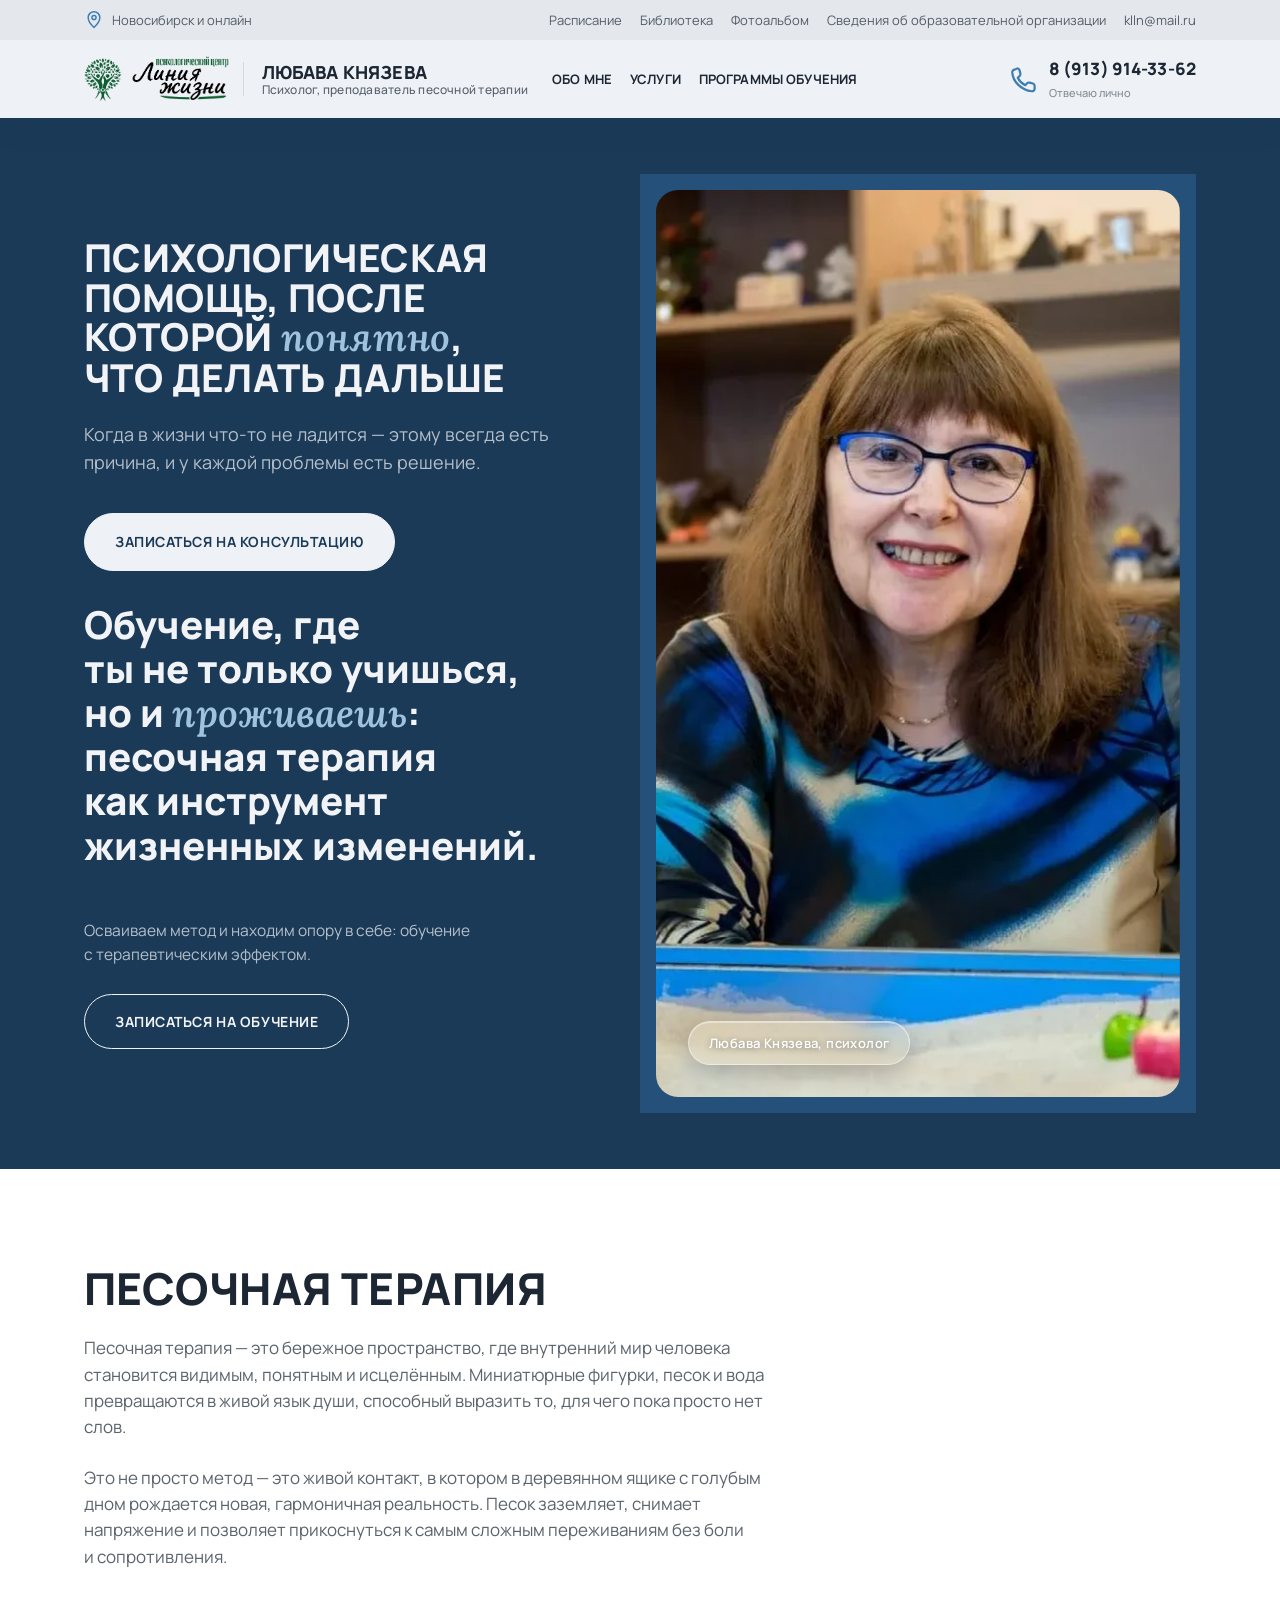
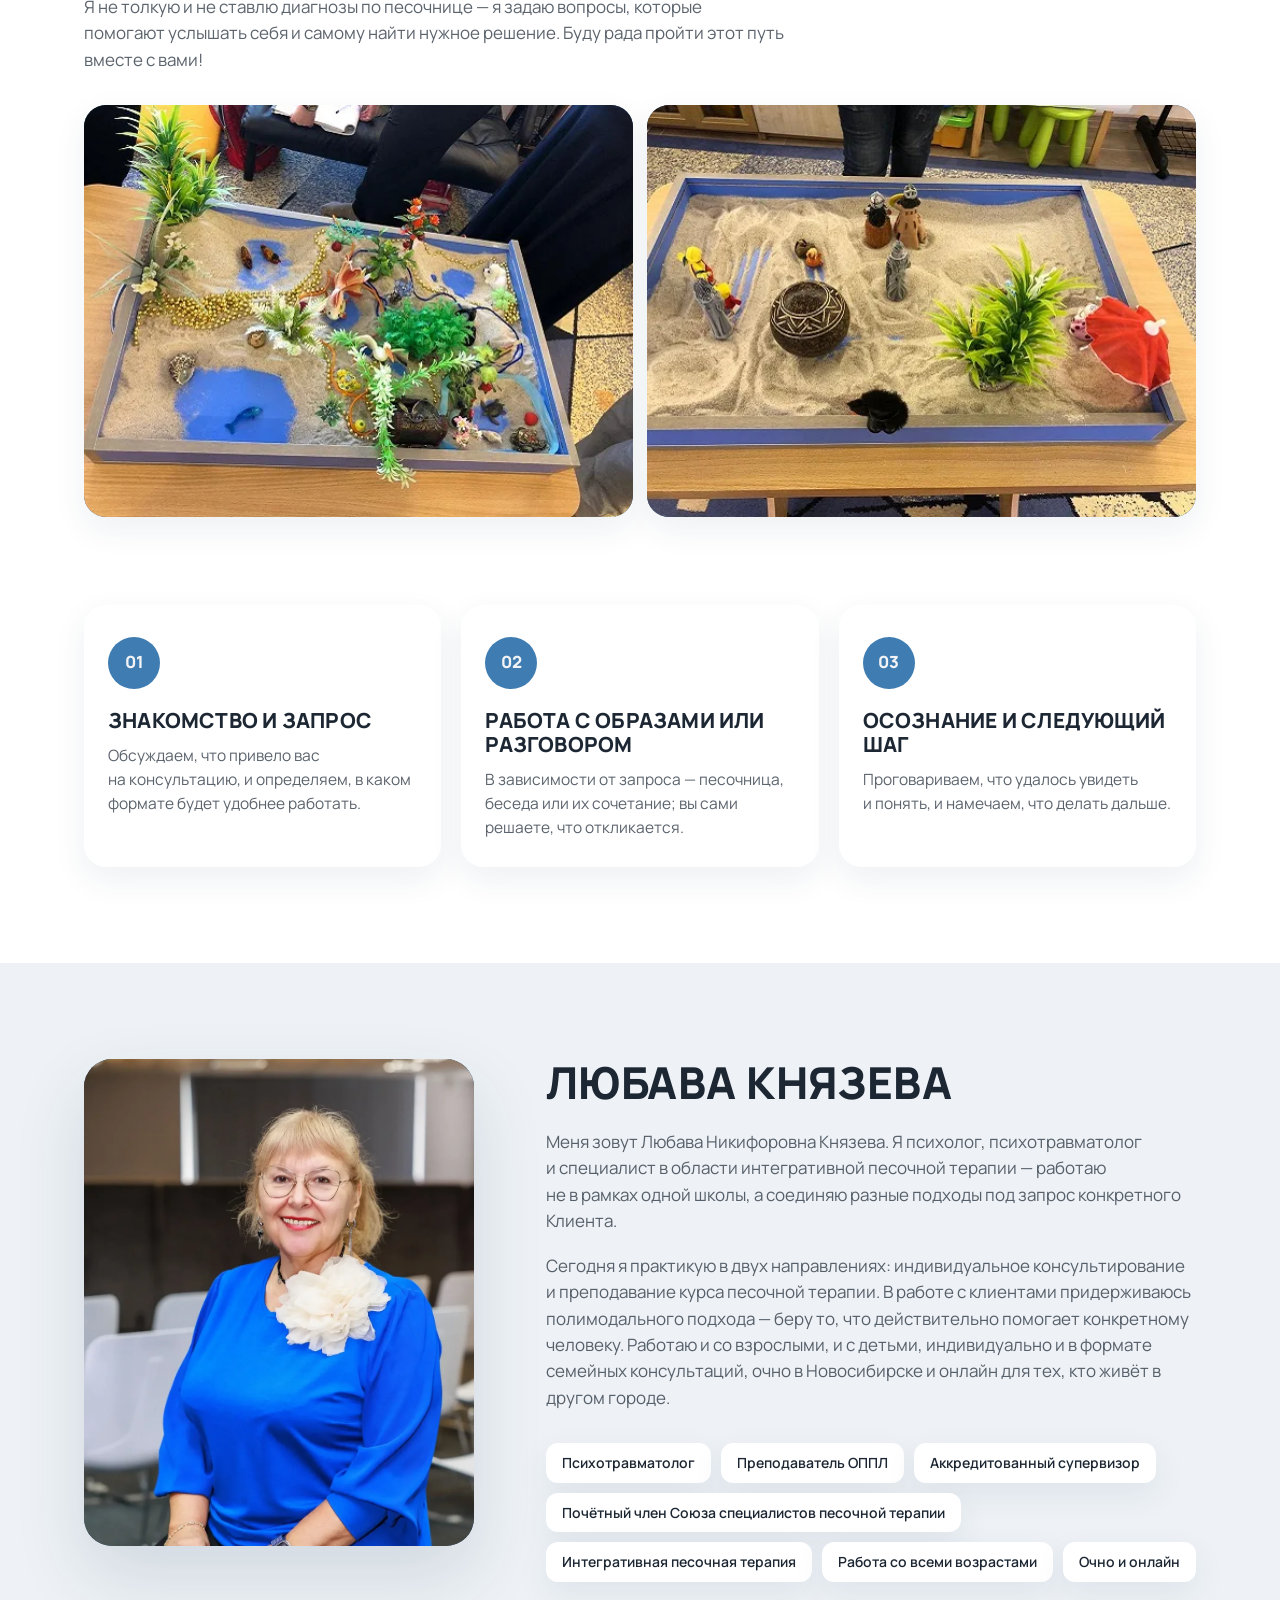
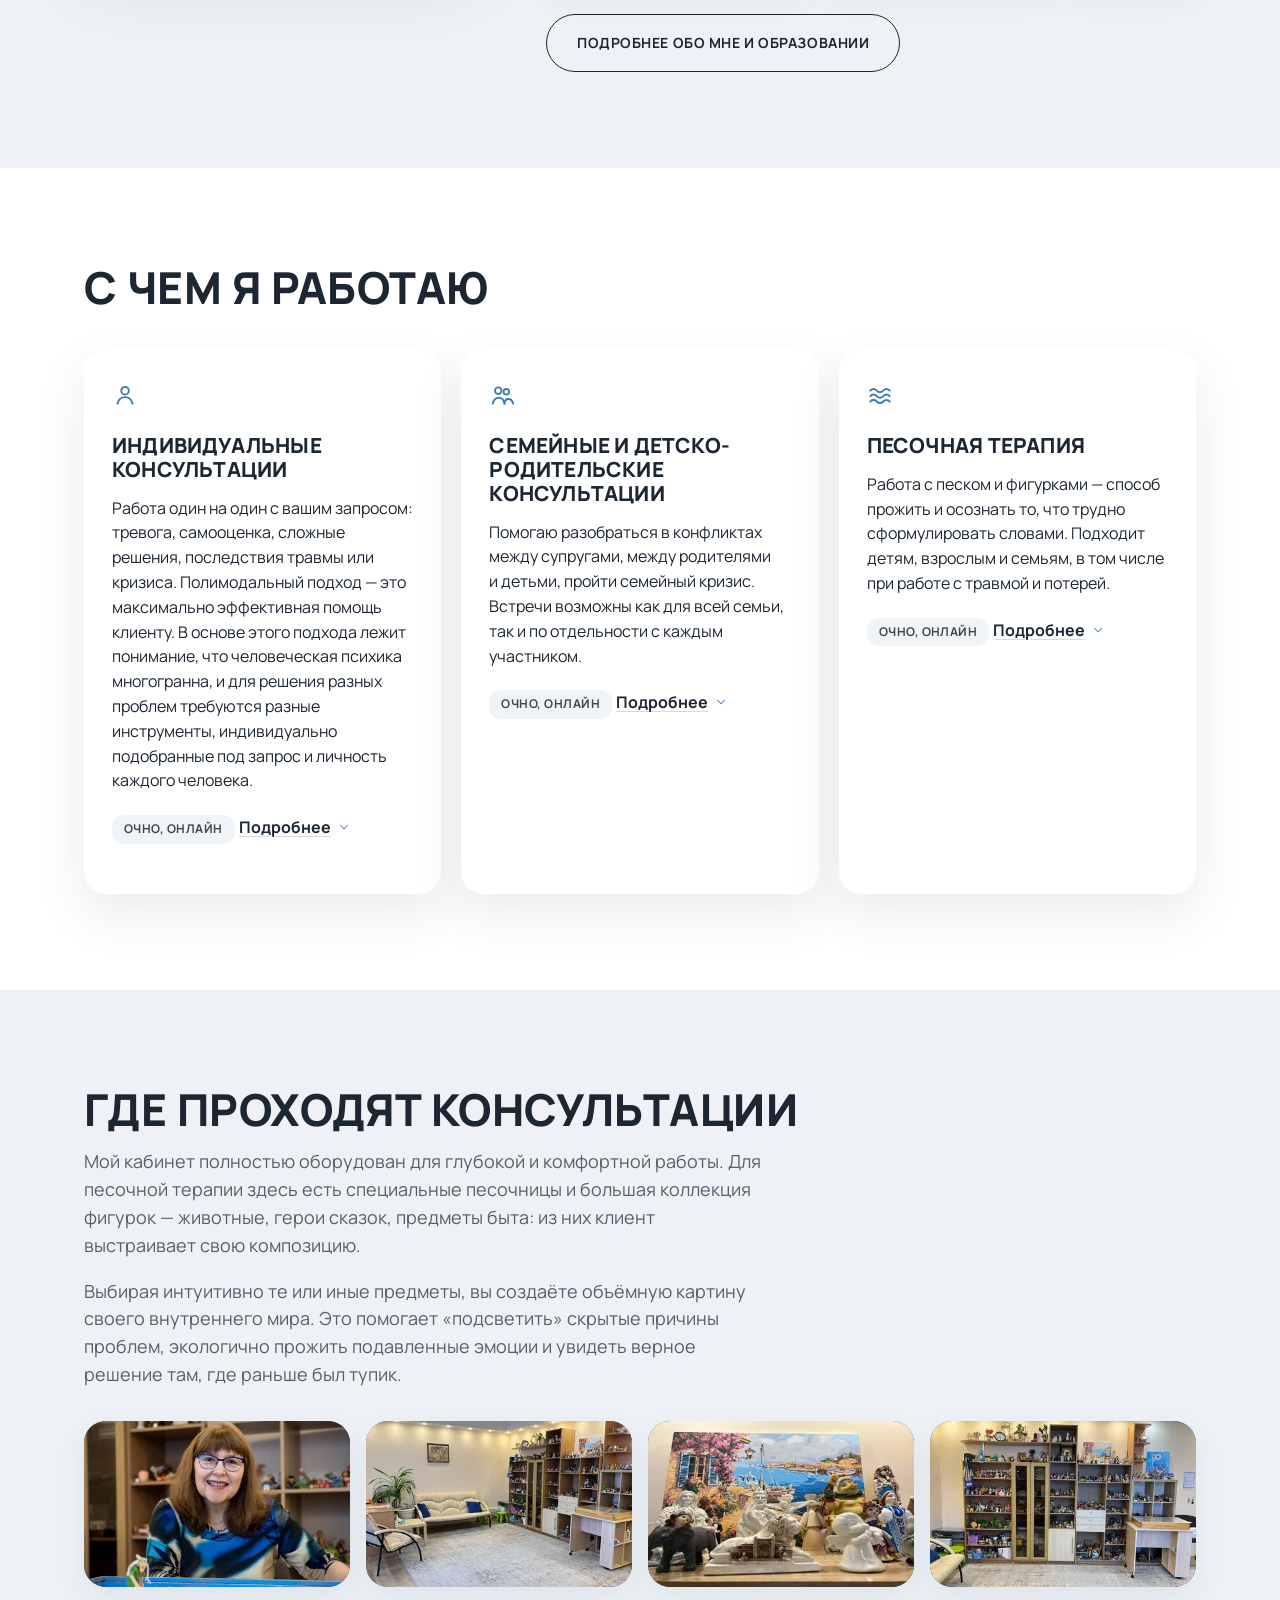
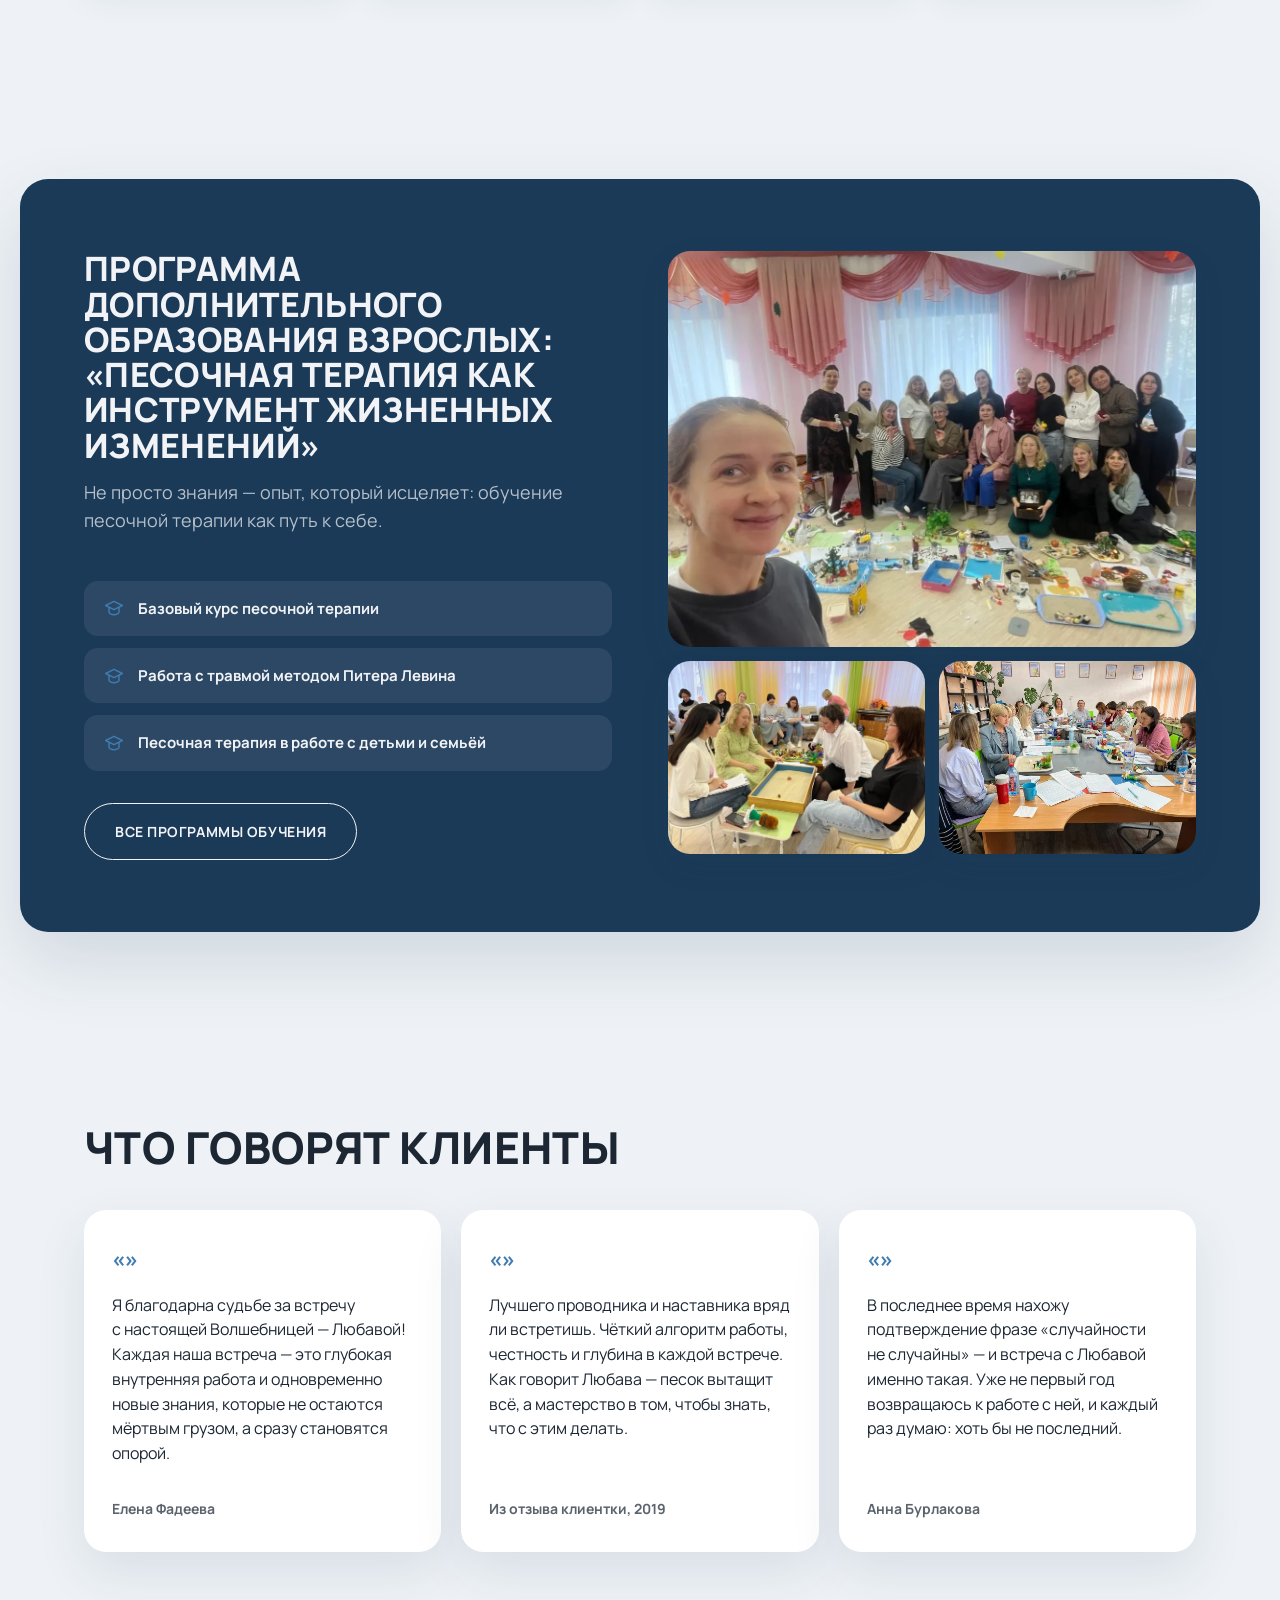
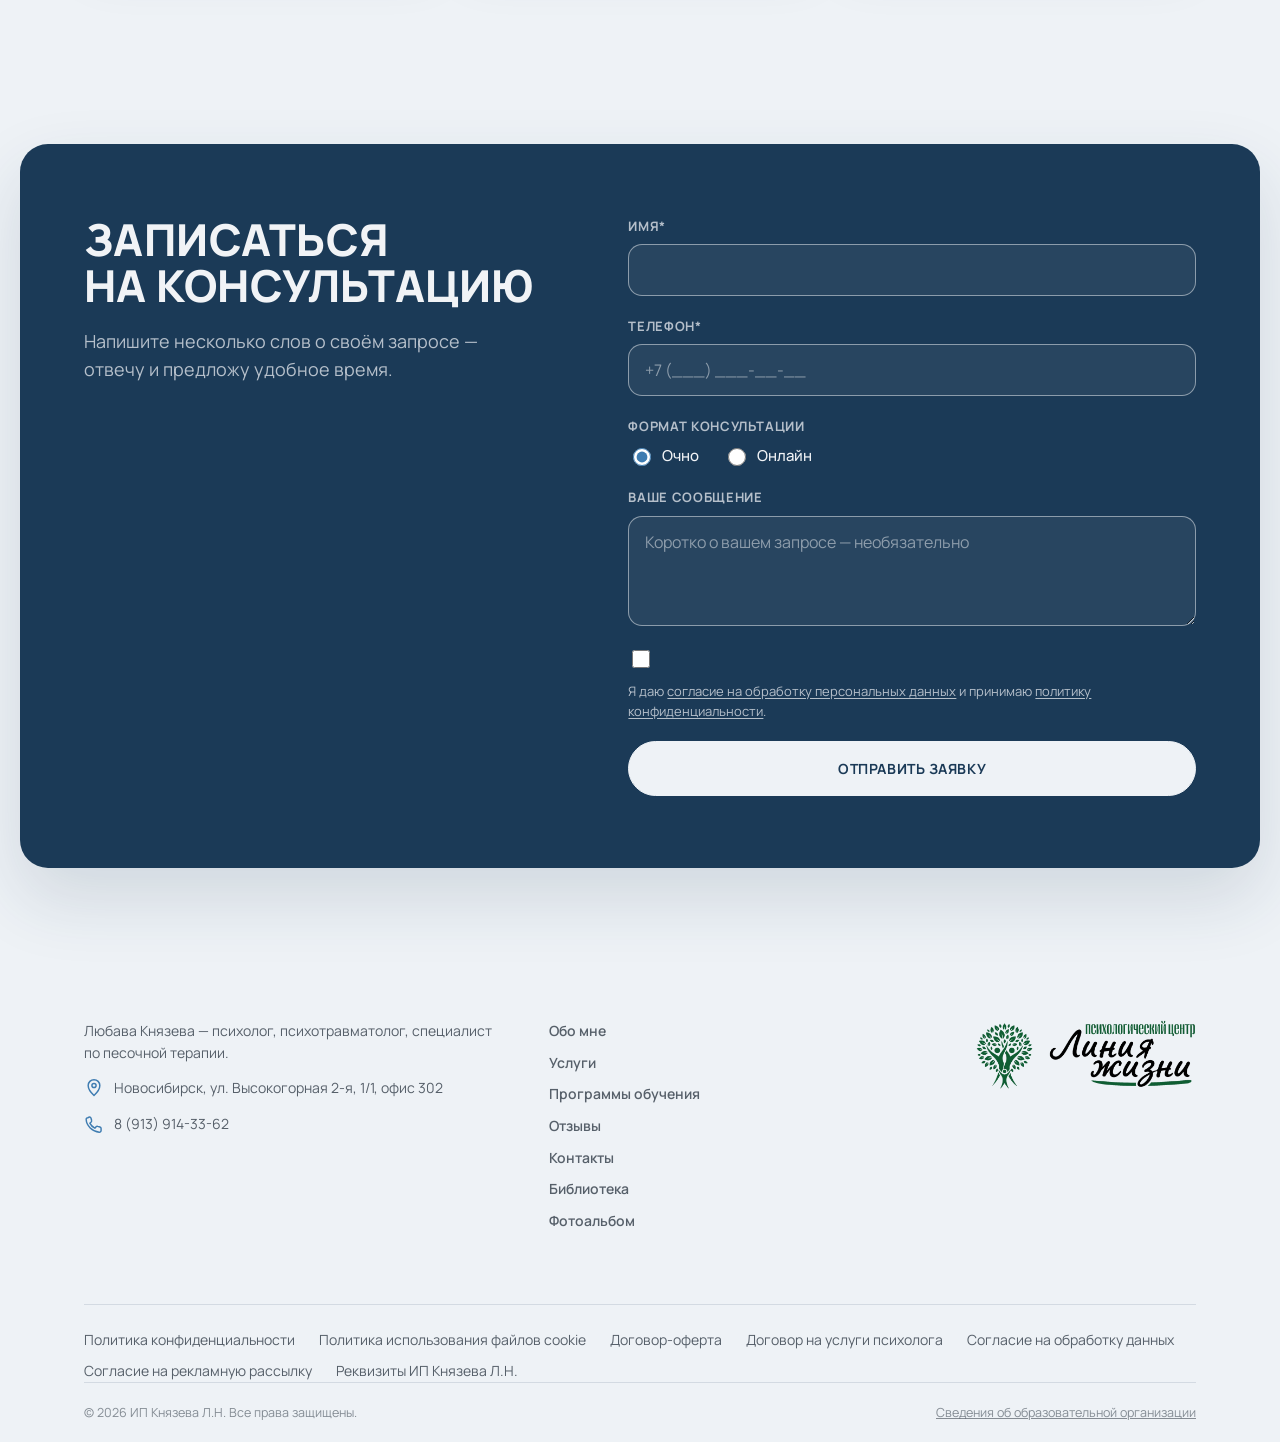
<file: index.html>
<!doctype html>
<html lang="ru">
<head>
<meta charset="utf-8">
<meta name="viewport" content="width=device-width, initial-scale=1">
<link rel="icon" href="favicon.ico" sizes="any">
<link rel="icon" href="images/favicon-32.png" sizes="32x32" type="image/png">
<link rel="icon" href="images/favicon-192.png" sizes="192x192" type="image/png">
<link rel="apple-touch-icon" href="images/apple-touch-icon.png">
<title>Любава Князева — психологическая помощь в Новосибирске и онлайн</title>
<meta name="description" content="Индивидуальные и семейные консультации очно в Новосибирске и онлайн. Психолог, психотравматолог, при необходимости — песочная терапия.">
<meta property="og:type" content="website">
<meta property="og:site_name" content="Любава Князева — психолог">
<meta property="og:title" content="Любава Князева — психологическая помощь в Новосибирске и онлайн">
<meta property="og:description" content="Индивидуальные и семейные консультации очно в Новосибирске и онлайн. Психолог, психотравматолог, при необходимости — песочная терапия.">
<meta property="og:image" content="https://lyubava-knyazeva.ru/images/og-share.jpg">
<meta property="og:image:width" content="1200">
<meta property="og:image:height" content="630">
<meta property="og:url" content="https://lyubava-knyazeva.ru/">
<meta name="twitter:card" content="summary_large_image">
<meta name="twitter:title" content="Любава Князева — психологическая помощь в Новосибирске и онлайн">
<meta name="twitter:description" content="Индивидуальные и семейные консультации очно в Новосибирске и онлайн. Психолог, психотравматолог, при необходимости — песочная терапия.">
<meta name="twitter:image" content="https://lyubava-knyazeva.ru/images/og-share.jpg">
<link rel="preconnect" href="https://fonts.googleapis.com">
<link rel="preconnect" href="https://fonts.gstatic.com" crossorigin>
<link href="https://fonts.googleapis.com/css2?family=Manrope:wght@400;500;700;800&family=Lora:ital,wght@1,500;1,600&subset=cyrillic&display=swap" rel="stylesheet">
<link rel="stylesheet" href="styles.css?v=20261034">
</head>
<body>
<a class="skip-link" href="#main">Перейти к содержанию</a>

<header class="site-header">
  <div class="topbar">
    <div class="container">
      <span class="topbar-item"><svg class="icon icon-sm" viewBox="0 0 24 24" fill="none" stroke="currentColor" stroke-width="1.75" stroke-linecap="round" stroke-linejoin="round" aria-hidden="true"><path d="M12 21s7-6.5 7-12a7 7 0 1 0-14 0c0 5.5 7 12 7 12z"/><circle cx="12" cy="9" r="2.5"/></svg>Новосибирск и онлайн</span>
      <nav class="topbar-links" aria-label="Дополнительное меню">
        <a href="programmy-obucheniya.html#raspisanie">Расписание</a>
        <a href="biblioteka.html">Библиотека</a>
        <a href="fotoalbom.html">Фотоальбом</a>
        <a href="svedeniya-ob-obrazovatelnoy-organizacii.html">Сведения об образовательной организации</a>
        <a href="mailto:klln@mail.ru">klln@mail.ru</a>
      </nav>
    </div>
  </div>
  <div class="container">
    <div class="brand-group">
      <a class="header-logo" href="./" aria-label="Психологический центр «Линия жизни»"><img src="images/center-logo.webp" alt="Психологический центр «Линия жизни»" loading="lazy"></a>
      <a class="wordmark" href="obo-mne.html">
      <span class="name">Любава Князева</span>
      <span class="role">Психолог, преподаватель песочной терапии</span>
    </a>
    </div>
    <nav class="nav-links" id="nav-links">
      <a class="nav-mobile-logo" href="./"><img src="images/center-logo.webp" alt="Психологический центр «Линия жизни»" loading="lazy"></a>
      <a href="obo-mne.html">Обо мне</a>
      <a href="#uslugi">Услуги</a>
      <a href="programmy-obucheniya.html">Программы обучения</a>
      <a href="#otzyvy" class="nav-desktop-hide">Отзывы</a>
      <a href="kontakty.html" class="nav-desktop-hide">Контакты</a>
      <div class="nav-more">
        <span class="nav-more-title">Ещё на сайте</span>
        <a href="programmy-obucheniya.html#raspisanie">Расписание</a>
        <a href="biblioteka.html">Библиотека</a>
        <a href="fotoalbom.html">Фотоальбом</a>
        <a href="svedeniya-ob-obrazovatelnoy-organizacii.html">Сведения об образовательной организации</a>
      </div>
      <a class="nav-phone" href="tel:+79139143362"><svg class="icon nav-phone-icon" viewBox="0 0 24 24" fill="none" stroke="currentColor" stroke-width="1.75" stroke-linecap="round" stroke-linejoin="round" aria-hidden="true"><path d="M6.6 3.5c.8 0 1.6.6 1.8 1.4l.7 2.6a2 2 0 0 1-.5 2L7 11a13 13 0 0 0 6 6l1.5-1.6a2 2 0 0 1 2-.5l2.6.7c.8.2 1.4 1 1.4 1.8v2.4c0 1.2-1 2.1-2.2 2C9.9 21 3 14.1 2.6 6.7c-.1-1.2.8-2.2 2-2.2z"/></svg><span class="nav-phone-text"><span class="nav-phone-num">8 (913) 914-33-62</span><span class="nav-phone-caption">Отвечаю лично</span></span></a>
      <a class="btn btn-primary nav-cta" href="#zapis">Записаться</a>
    </nav>
    <button class="burger" aria-label="Открыть меню" aria-expanded="false"><span></span></button>
  </div>
</header>

<main id="main">

  <section class="hero">
    <div class="container">
      <div class="hero-grid">
        <div class="hero-copy hero-enter">
          <h1>Психологическая помощь, после которой <em>понятно</em>, что делать дальше</h1>
          <p class="lede">Когда в жизни что-то не ладится — этому всегда есть причина, и у каждой проблемы есть решение.</p>
          <div class="hero-actions">
            <a class="btn btn-primary" href="#zapis">Записаться на консультацию</a>
          </div>
          <p class="hero-statement hero-statement-onblock">Обучение, где ты не только учишься, но и <em>проживаешь</em>: песочная терапия как инструмент жизненных изменений.</p>
          <p class="hero-sub hero-sub-onblock">Осваиваем метод и находим опору в себе: обучение с терапевтическим эффектом.</p>
          <div class="hero-actions">
            <button type="button" class="btn btn-outline-onblock" data-popup data-mode="training">Записаться на обучение</button>
          </div>
        </div>
        <div class="hero-photo hero-enter">
          <div class="hero-photo-frame">
            <img src="images/lyubava-office-tray.webp" alt="Любава Князева — психолог, психотравматолог" width="760" height="927" fetchpriority="high">
            <div class="hero-photo-caption">Любава Князева, психолог</div>
          </div>
        </div>
      </div>
    </div>
  </section>

  <section class="bg-paper-2" id="metod">
    <div class="container">
      <div class="method-wrap">
        <div class="method-intro">
          <h2>Песочная терапия</h2>
          <p>Песочная терапия — это бережное пространство, где внутренний мир человека становится видимым, понятным и исцелённым. Миниатюрные фигурки, песок и вода превращаются в живой язык души, способный выразить то, для чего пока просто нет слов.</p>
          <p>Это не просто метод — это живой контакт, в котором в деревянном ящике с голубым дном рождается новая, гармоничная реальность. Песок заземляет, снимает напряжение и позволяет прикоснуться к самым сложным переживаниям без боли и сопротивления.</p>
          <p>Я не толкую и не ставлю диагнозы по песочнице — я задаю вопросы, которые помогают услышать себя и самому найти нужное решение. Буду рада пройти этот путь вместе с вами!</p>
          <div class="photo-pair">
            <figure class="photo-tile" style="--ar:4/3"><img src="images/sand-tray-palms.webp" alt="Песочница с деревьями, водой и фигурками — пример композиции клиента" loading="lazy"></figure>
            <figure class="photo-tile" style="--ar:4/3"><img src="images/sand-tray-figures.webp" alt="Песочная композиция с фигурками людей и животных" loading="lazy"></figure>
          </div>
        </div>
        <div class="method-steps">
          <div class="method-step">
            <span class="step-num" aria-hidden="true">01</span>
            <h3>Знакомство и запрос</h3>
            <p>Обсуждаем, что привело вас на консультацию, и определяем, в каком формате будет удобнее работать.</p>
          </div>
          <div class="method-step">
            <span class="step-num" aria-hidden="true">02</span>
            <h3>Работа с образами или разговором</h3>
            <p>В зависимости от запроса — песочница, беседа или их сочетание; вы сами решаете, что откликается.</p>
          </div>
          <div class="method-step">
            <span class="step-num" aria-hidden="true">03</span>
            <h3>Осознание и следующий шаг</h3>
            <p>Проговариваем, что удалось увидеть и понять, и намечаем, что делать дальше.</p>
          </div>
        </div>
      </div>
    </div>
  </section>

  <section class="bg-paper">
    <div class="container">
      <div class="about-split">
      <figure class="photo-card">
        <img src="images/lyubava-seated.webp" alt="Любава Князева, психолог" width="933" height="1400" loading="lazy">
      </figure>
      <div class="about-wrap">
        <h2>Любава Князева</h2>
        <p style="margin-top:24px;">Меня зовут Любава Никифоровна Князева. Я психолог, психотравматолог и специалист в области интегративной песочной терапии — работаю не в рамках одной школы, а соединяю разные подходы под запрос конкретного Клиента.</p>
        <p>Сегодня я практикую в двух направлениях: индивидуальное консультирование и преподавание курса песочной терапии. В работе с клиентами придерживаюсь полимодального подхода — беру то, что действительно помогает конкретному человеку. Работаю и со взрослыми, и с детьми, индивидуально и в формате семейных консультаций, очно в Новосибирске и онлайн для тех, кто живёт в другом городе.</p>
        <ul class="regalia-list">
          <li>Психотравматолог</li>
          <li>Преподаватель ОППЛ</li>
          <li>Аккредитованный супервизор</li>
          <li>Почётный член Союза специалистов песочной терапии</li>
          <li>Интегративная песочная терапия</li>
          <li>Работа со всеми возрастами</li>
          <li>Очно и онлайн</li>
        </ul>
        <a class="btn btn-outline-block" href="obo-mne.html">Подробнее обо мне и образовании</a>
      </div>
      </div>
    </div>
  </section>

  <section class="bg-paper-2" id="uslugi">
    <div class="container">
      <h2 style="margin-bottom:40px;">С чем я работаю</h2>
      <div class="cards-grid">
        <div class="card" data-accordion-item>
          <div class="card-icon"><svg class="icon" viewBox="0 0 24 24" fill="none" stroke="currentColor" stroke-width="1.75" stroke-linecap="round" stroke-linejoin="round" aria-hidden="true"><circle cx="12" cy="8" r="3.5"/><path d="M5 20c1-4 4-6 7-6s6 2 7 6"/></svg></div>
          <h3>Индивидуальные консультации</h3>
          <p>Работа один на один с вашим запросом: тревога, самооценка, сложные решения, последствия травмы или кризиса. Полимодальный подход — это максимально эффективная помощь клиенту. В основе этого подхода лежит понимание, что человеческая психика многогранна, и для решения разных проблем требуются разные инструменты, индивидуально подобранные под запрос и личность каждого человека.</p>
          <div class="card-format">Очно, онлайн</div>
          <button class="card-toggle" type="button" data-accordion-trigger aria-expanded="false" aria-controls="card-panel-1" id="card-trigger-1">
            <span data-accordion-label>Подробнее</span>
            <svg class="icon icon-sm card-toggle-chevron" viewBox="0 0 24 24" fill="none" stroke="currentColor" stroke-width="1.75" stroke-linecap="round" stroke-linejoin="round" aria-hidden="true"><polyline points="6 9 12 15 18 9"/></svg>
          </button>
          <div class="accordion-panel" id="card-panel-1" role="region" aria-labelledby="card-trigger-1">
            <div class="accordion-panel-inner">
              <p>Мы фокусируемся на том, что для вас сейчас важнее всего: разобраться в чувствах, найти выход из тупика, справиться с тревогой или принять решение, которое давно откладывается. Я использую полимодальный подход — бережно комбинирую методы из разных направлений психотерапии (включая песочную терапию), адаптируя их исключительно под ваш уникальный запрос. Первая встреча — это всегда открытый разговор о вашей ситуации и совместный выбор комфортного формата дальнейшей работы.</p>
              <a class="link-underline card-link" href="#zapis" data-service="Индивидуальные консультации">Записаться на эту консультацию</a>
            </div>
          </div>
        </div>
        <div class="card" data-accordion-item>
          <div class="card-icon"><svg class="icon" viewBox="0 0 24 24" fill="none" stroke="currentColor" stroke-width="1.75" stroke-linecap="round" stroke-linejoin="round" aria-hidden="true"><circle cx="8.5" cy="8" r="3"/><circle cx="16" cy="9" r="2.6"/><path d="M3.5 20c.8-3.6 3-5.5 5.5-5.5s4.7 1.9 5.5 5.5"/><path d="M14 20c.6-2.7 2-4.3 4-4.3s3.6 1.7 4.3 4.3"/></svg></div>
          <h3>Семейные и детско-родительские консультации</h3>
          <p>Помогаю разобраться в конфликтах между супругами, между родителями и детьми, пройти семейный кризис. Встречи возможны как для всей семьи, так и по отдельности с каждым участником.</p>
          <div class="card-format">Очно, онлайн</div>
          <button class="card-toggle" type="button" data-accordion-trigger aria-expanded="false" aria-controls="card-panel-2" id="card-trigger-2">
            <span data-accordion-label>Подробнее</span>
            <svg class="icon icon-sm card-toggle-chevron" viewBox="0 0 24 24" fill="none" stroke="currentColor" stroke-width="1.75" stroke-linecap="round" stroke-linejoin="round" aria-hidden="true"><polyline points="6 9 12 15 18 9"/></svg>
          </button>
          <div class="accordion-panel" id="card-panel-2" role="region" aria-labelledby="card-trigger-2">
            <div class="accordion-panel-inner">
              <p>Работаю и с парой или семьёй целиком, и по отдельности с каждым участником конфликта — в зависимости от ситуации подберём подходящий формат. Помогаю бережно разрешать конфликты: со стороны взглянуть на ситуацию, услышать друг друга и найти выход без поиска виноватых. Отдельно работаю с детско-родительскими сложностями: непониманием, протестным поведением, трудностями переходного возраста.</p>
              <a class="link-underline card-link" href="#zapis" data-service="Семейные и детско-родительские консультации">Записаться на эту консультацию</a>
            </div>
          </div>
        </div>
        <div class="card" data-accordion-item>
          <div class="card-icon"><svg class="icon" viewBox="0 0 24 24" fill="none" stroke="currentColor" stroke-width="1.75" stroke-linecap="round" stroke-linejoin="round" aria-hidden="true"><path d="M3 8c2-2 4-2 6 0s4 2 6 0 4-2 6 0"/><path d="M3 13c2-2 4-2 6 0s4 2 6 0 4-2 6 0"/><path d="M3 18c2-2 4-2 6 0s4 2 6 0 4-2 6 0"/></svg></div>
          <h3>Песочная терапия</h3>
          <p>Работа с песком и фигурками — способ прожить и осознать то, что трудно сформулировать словами. Подходит детям, взрослым и семьям, в том числе при работе с травмой и потерей.</p>
          <div class="card-format">Очно, онлайн</div>
          <button class="card-toggle" type="button" data-accordion-trigger aria-expanded="false" aria-controls="card-panel-3" id="card-trigger-3">
            <span data-accordion-label>Подробнее</span>
            <svg class="icon icon-sm card-toggle-chevron" viewBox="0 0 24 24" fill="none" stroke="currentColor" stroke-width="1.75" stroke-linecap="round" stroke-linejoin="round" aria-hidden="true"><polyline points="6 9 12 15 18 9"/></svg>
          </button>
          <div class="accordion-panel" id="card-panel-3" role="region" aria-labelledby="card-trigger-3">
            <div class="accordion-panel-inner">
              <p>Интегративная песочная терапия — метод, в котором я работаю много лет и которому обучаю других специалистов. Песочница — это не просто инструмент, а безопасное пространство, где ваши внутренние переживания, тревоги и скрытые ресурсы обретают видимую форму. То, что сложно выразить словами, легко и естественно «оживает» в песке. Работа с образами и миниатюрами позволяет мягко обойти психологические защиты, бережно прикоснуться к самым глубоким травмам и найти экологичный выход из кризиса.</p>
              <a class="link-underline card-link" href="#zapis" data-service="Песочная терапия">Записаться на эту консультацию</a>
            </div>
          </div>
        </div>
      </div>
    </div>
  </section>

  <section class="bg-paper" id="kabinet">
    <div class="container">
      <div class="gallery-head">
        <h2>Где проходят консультации</h2>
        <p class="section-lede">Мой кабинет полностью оборудован для глубокой и комфортной работы. Для песочной терапии здесь есть специальные песочницы и большая коллекция фигурок — животные, герои сказок, предметы быта: из них клиент выстраивает свою композицию.</p>
        <p class="section-lede">Выбирая интуитивно те или иные предметы, вы создаёте объёмную картину своего внутреннего мира. Это помогает «подсветить» скрытые причины проблем, экологично прожить подавленные эмоции и увидеть верное решение там, где раньше был тупик.</p>
      </div>
      <div class="photo-gallery photo-gallery--4">
        <figure class="photo-tile" style="--ar:16/10"><img src="images/cabinet-lyubava.webp" alt="Любава Князева в кабинете рядом с песочницей" loading="lazy"></figure>
        <figure class="photo-tile" style="--ar:16/10"><img src="images/cabinet-1.webp" alt="Кабинет психолога с полками, диваном и коллекцией фигурок" loading="lazy"></figure>
        <figure class="photo-tile" style="--ar:16/10"><img src="images/cabinet-figures.webp" alt="Фигурки для песочной терапии на фоне картины" loading="lazy"></figure>
        <figure class="photo-tile" style="--ar:16/10"><img src="images/cabinet-2.webp" alt="Стеллаж с фигурками для песочной терапии" loading="lazy"></figure>
      </div>
    </div>
  </section>

  <section class="bg-block" id="obuchenie">
    <div class="container">
      <div class="teach-wrap">
        <div class="teach-main">
          <h2>Программа дополнительного образования взрослых: «Песочная терапия как инструмент жизненных изменений»</h2>
          <p class="teach-lede">Не просто знания — опыт, который исцеляет: обучение песочной терапии как путь к себе.</p>
          <ul class="teach-list">
            <li class="teach-item"><svg class="icon icon-sm" viewBox="0 0 24 24" fill="none" stroke="currentColor" stroke-width="1.75" stroke-linecap="round" stroke-linejoin="round" aria-hidden="true"><path d="M12 4 2 9l10 5 10-5z"/><path d="M6 11.5V17c0 1.5 2.7 3 6 3s6-1.5 6-3v-5.5"/></svg><span>Базовый курс песочной терапии</span></li>
            <li class="teach-item"><svg class="icon icon-sm" viewBox="0 0 24 24" fill="none" stroke="currentColor" stroke-width="1.75" stroke-linecap="round" stroke-linejoin="round" aria-hidden="true"><path d="M12 4 2 9l10 5 10-5z"/><path d="M6 11.5V17c0 1.5 2.7 3 6 3s6-1.5 6-3v-5.5"/></svg><span>Работа с травмой методом Питера Левина</span></li>
            <li class="teach-item"><svg class="icon icon-sm" viewBox="0 0 24 24" fill="none" stroke="currentColor" stroke-width="1.75" stroke-linecap="round" stroke-linejoin="round" aria-hidden="true"><path d="M12 4 2 9l10 5 10-5z"/><path d="M6 11.5V17c0 1.5 2.7 3 6 3s6-1.5 6-3v-5.5"/></svg><span>Песочная терапия в работе с детьми и семьёй</span></li>
          </ul>
          <a class="btn btn-outline-onblock" href="programmy-obucheniya.html">Все программы обучения</a>
        </div>
        <div class="teach-gallery">
          <figure class="photo-tile teach-gallery-main" style="--ar:4/3"><img src="images/class-group-selfie.webp" alt="Группа на обучении песочной терапии" loading="lazy"></figure>
          <figure class="photo-tile" style="--ar:4/3"><img src="images/class-group-tray.webp" alt="Разбор случая в песочнице в малой группе" loading="lazy"></figure>
          <figure class="photo-tile" style="--ar:4/3"><img src="images/class-group-table.webp" alt="Обсуждение за общим столом на занятии" loading="lazy"></figure>
        </div>
      </div>
    </div>
  </section>

  <section class="bg-paper" id="otzyvy">
    <div class="container">
      <h2 style="margin-bottom:40px;">Что говорят клиенты</h2>
      <div class="testi-grid">
        <div class="testi-card">
          <span class="testi-quote-mark" aria-hidden="true">«»</span>
          <p class="testi-text">Я благодарна судьбе за встречу с настоящей Волшебницей — Любавой! Каждая наша встреча — это глубокая внутренняя работа и одновременно новые знания, которые не остаются мёртвым грузом, а сразу становятся опорой.</p>
          <p class="testi-author">Елена Фадеева</p>
        </div>
        <div class="testi-card">
          <span class="testi-quote-mark" aria-hidden="true">«»</span>
          <p class="testi-text">Лучшего проводника и наставника вряд ли встретишь. Чёткий алгоритм работы, честность и глубина в каждой встрече. Как говорит Любава — песок вытащит всё, а мастерство в том, чтобы знать, что с этим делать.</p>
          <p class="testi-author">Из отзыва клиентки, 2019</p>
        </div>
        <div class="testi-card">
          <span class="testi-quote-mark" aria-hidden="true">«»</span>
          <p class="testi-text">В последнее время нахожу подтверждение фразе «случайности не случайны» — и встреча с Любавой именно такая. Уже не первый год возвращаюсь к работе с ней, и каждый раз думаю: хоть бы не последний.</p>
          <p class="testi-author">Анна Бурлакова</p>
        </div>
      </div>
    </div>
  </section>

  <section class="bg-block" id="zapis">
    <div class="container">
      <div class="form-wrap">
        <div>
          <h2>Записаться на консультацию</h2>
          <p style="margin-top:20px;max-width:40ch;">Напишите несколько слов о своём запросе — отвечу и предложу удобное время.</p>
        </div>
        <div>
          <form class="booking-form" id="booking-form" novalidate>
            <div class="field">
              <label for="f-name">Имя*</label>
              <input type="text" id="f-name" name="name" required autocomplete="name">
            </div>
            <div class="field">
              <label for="f-phone">Телефон*</label>
              <input type="tel" id="f-phone" name="phone" required>
            </div>
            <input type="hidden" name="service" value="">
            <div class="field">
              <label>Формат консультации</label>
              <div class="radio-row">
                <label><input type="radio" name="format" value="Очно" checked> Очно</label>
                <label><input type="radio" name="format" value="Онлайн"> Онлайн</label>
              </div>
            </div>
            <div class="field">
              <label for="f-message">Ваше сообщение</label>
              <textarea id="f-message" name="message" placeholder="Коротко о вашем запросе — необязательно"></textarea>
            </div>
            <div class="consent-row">
              <input type="checkbox" id="f-consent" name="consent" required>
              <label for="f-consent">Я даю <a href="soglasie-obrabotka-dannyh.html" target="_blank" rel="noopener">согласие на обработку персональных данных</a> и принимаю <a href="politika-konfidencialnosti.html" target="_blank" rel="noopener">политику конфиденциальности</a>.</label>
            </div>
            <button type="submit" class="btn btn-primary">Отправить заявку</button>
          </form>
          <div class="form-success" id="form-success">Спасибо, заявка отправлена! Я свяжусь с вами в ближайшее время.</div>
        </div>
      </div>
    </div>
  </section>

</main>

<footer class="site-footer">
  <div class="container">
    <div class="footer-grid">
      <div>
        <p>Любава Князева — психолог, психотравматолог, специалист по песочной терапии.</p>
        <p class="footer-contact-row"><svg class="icon icon-sm" viewBox="0 0 24 24" fill="none" stroke="currentColor" stroke-width="1.75" stroke-linecap="round" stroke-linejoin="round" aria-hidden="true"><path d="M12 21s7-6.5 7-12a7 7 0 1 0-14 0c0 5.5 7 12 7 12z"/><circle cx="12" cy="9" r="2.5"/></svg><span>Новосибирск, ул. Высокогорная 2-я, 1/1, офис 302</span></p>
        <p class="footer-contact-row"><svg class="icon icon-sm" viewBox="0 0 24 24" fill="none" stroke="currentColor" stroke-width="1.75" stroke-linecap="round" stroke-linejoin="round" aria-hidden="true"><path d="M6.6 3.5c.8 0 1.6.6 1.8 1.4l.7 2.6a2 2 0 0 1-.5 2L7 11a13 13 0 0 0 6 6l1.5-1.6a2 2 0 0 1 2-.5l2.6.7c.8.2 1.4 1 1.4 1.8v2.4c0 1.2-1 2.1-2.2 2C9.9 21 3 14.1 2.6 6.7c-.1-1.2.8-2.2 2-2.2z"/></svg><a href="tel:+79139143362">8 (913) 914-33-62</a></p>
      </div>
      <nav class="footer-nav">
        <a href="obo-mne.html">Обо мне</a>
        <a href="#uslugi">Услуги</a>
        <a href="programmy-obucheniya.html">Программы обучения</a>
        <a href="#otzyvy">Отзывы</a>
        <a href="kontakty.html">Контакты</a>
        <a href="biblioteka.html">Библиотека</a>
        <a href="fotoalbom.html">Фотоальбом</a>
      </nav>
      <div class="footer-logo"><a href="obo-mne.html"><img src="images/center-logo.webp" alt="Психологический центр «Линия жизни»" loading="lazy"></a></div>
    </div>
    <div class="footer-legal"><a href="politika-konfidencialnosti.html">Политика конфиденциальности</a><a href="politika-cookie.html">Политика использования файлов cookie</a><a href="dogovor-oferta.html">Договор-оферта</a><a href="dogovor-uslugi-psihologa.html">Договор на услуги психолога</a><a href="soglasie-obrabotka-dannyh.html">Согласие на обработку данных</a><a href="soglasie-reklamnaya-rassylka.html">Согласие на рекламную рассылку</a><a href="rekvizity.html">Реквизиты ИП Князева Л.Н.</a></div>
    <div class="footer-bottom">
      <span>© 2026 ИП Князева Л.Н. Все права защищены.</span>
      <a href="svedeniya-ob-obrazovatelnoy-organizacii.html">Сведения об образовательной организации</a>
    </div>
  </div>
</footer>

<script src="script.js?v=20261034"></script>
</body>
</html>
</file>
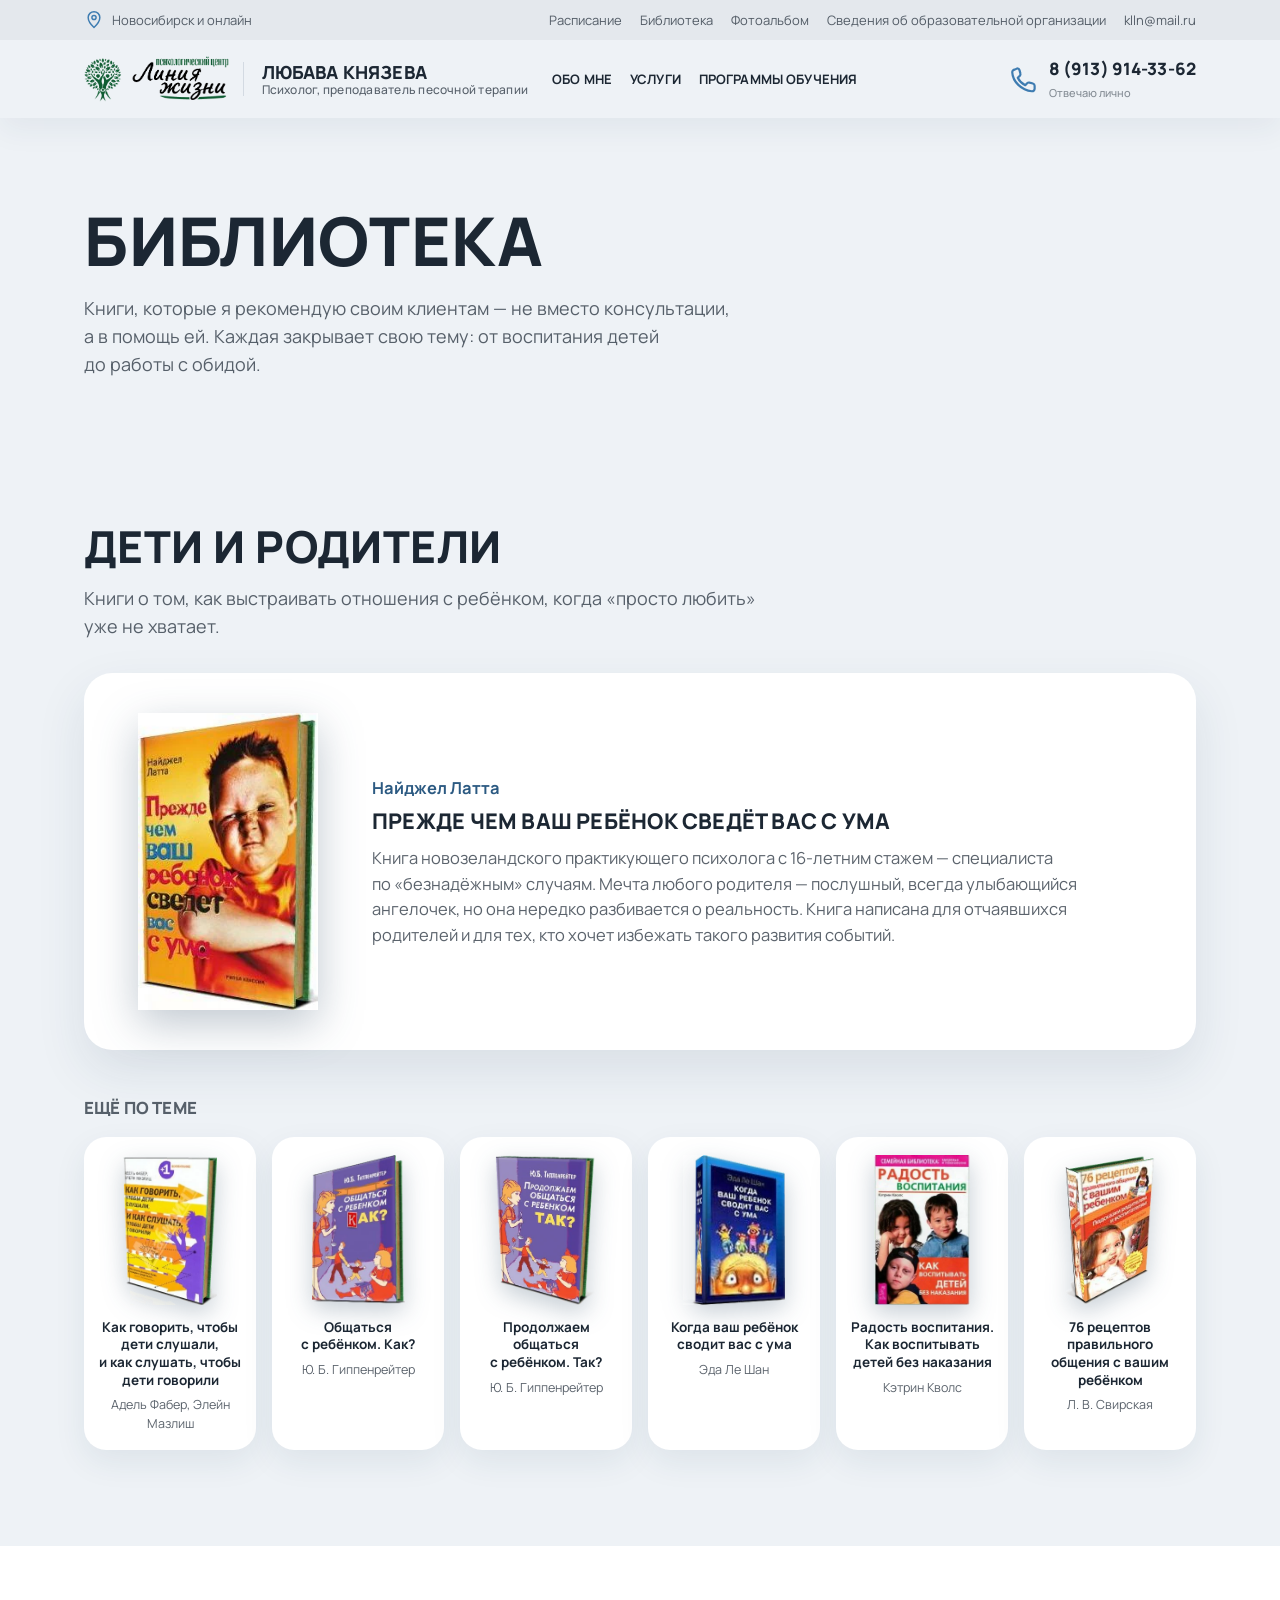
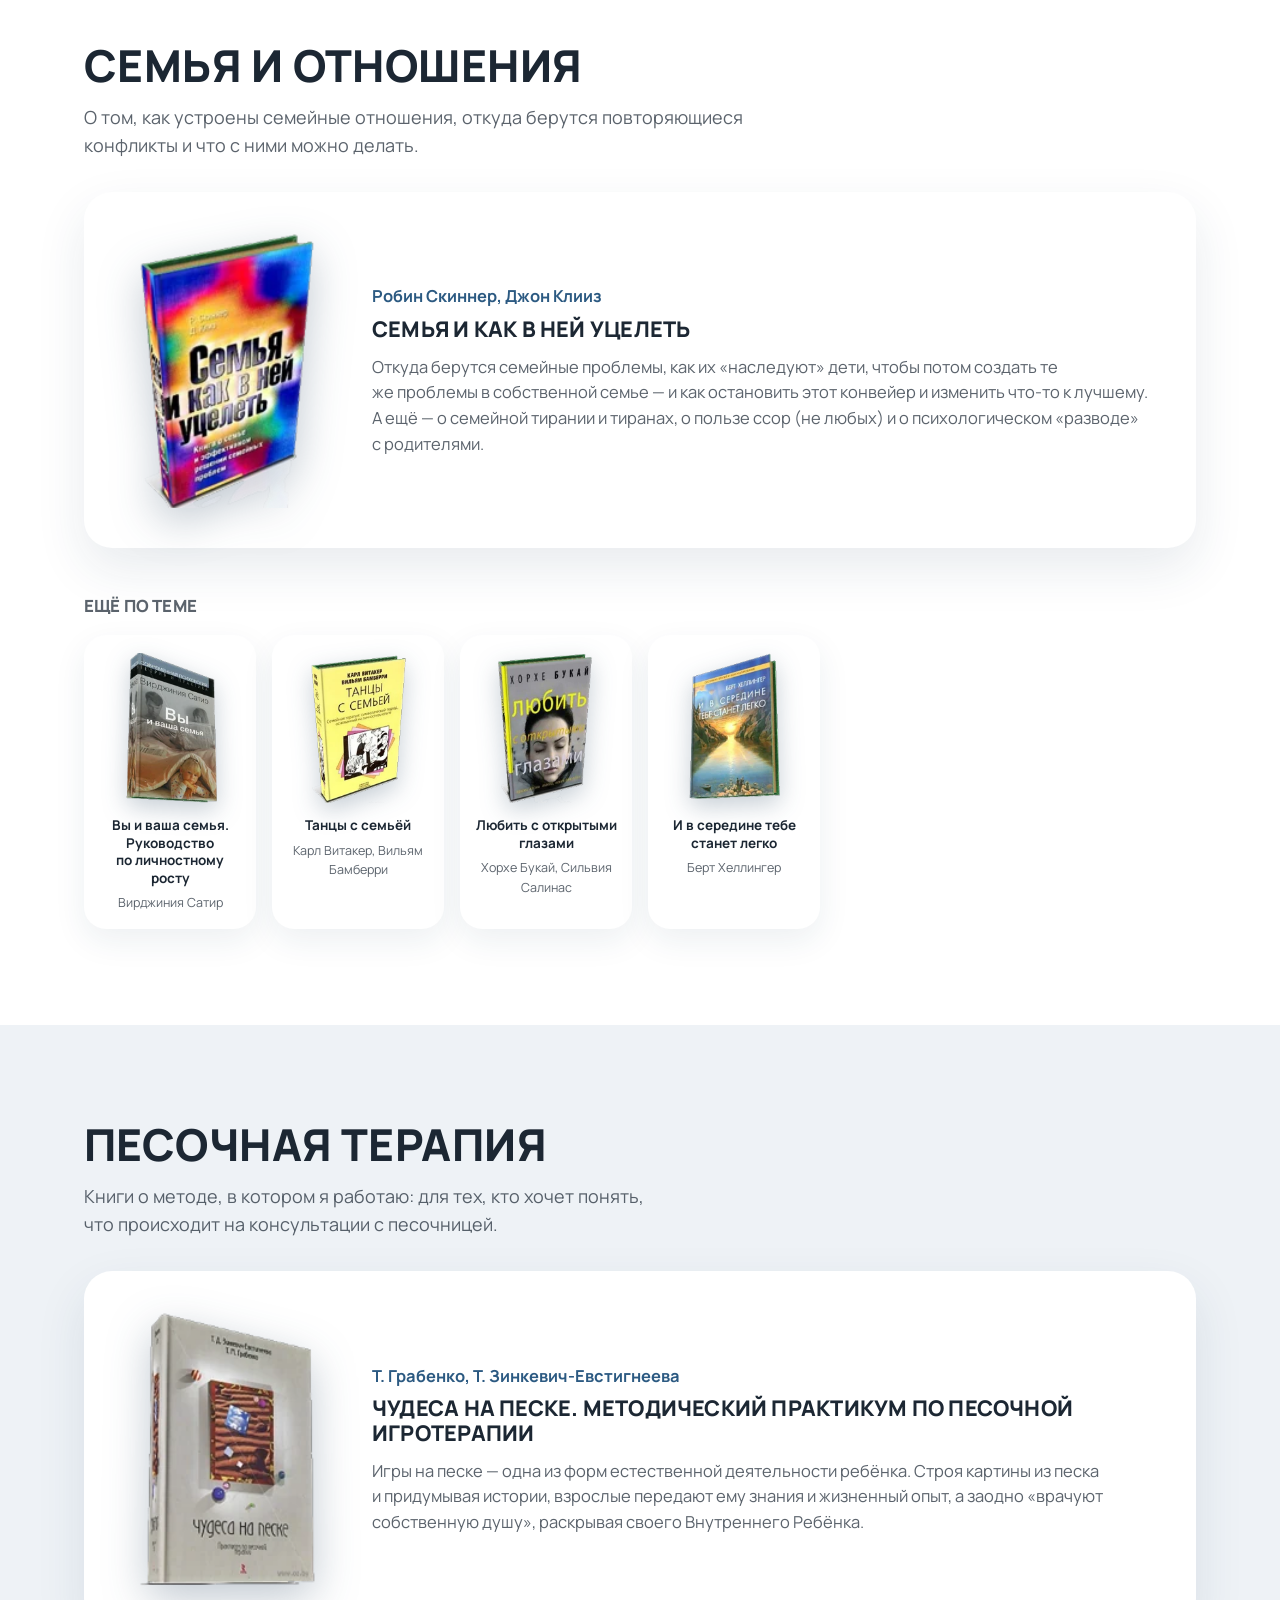
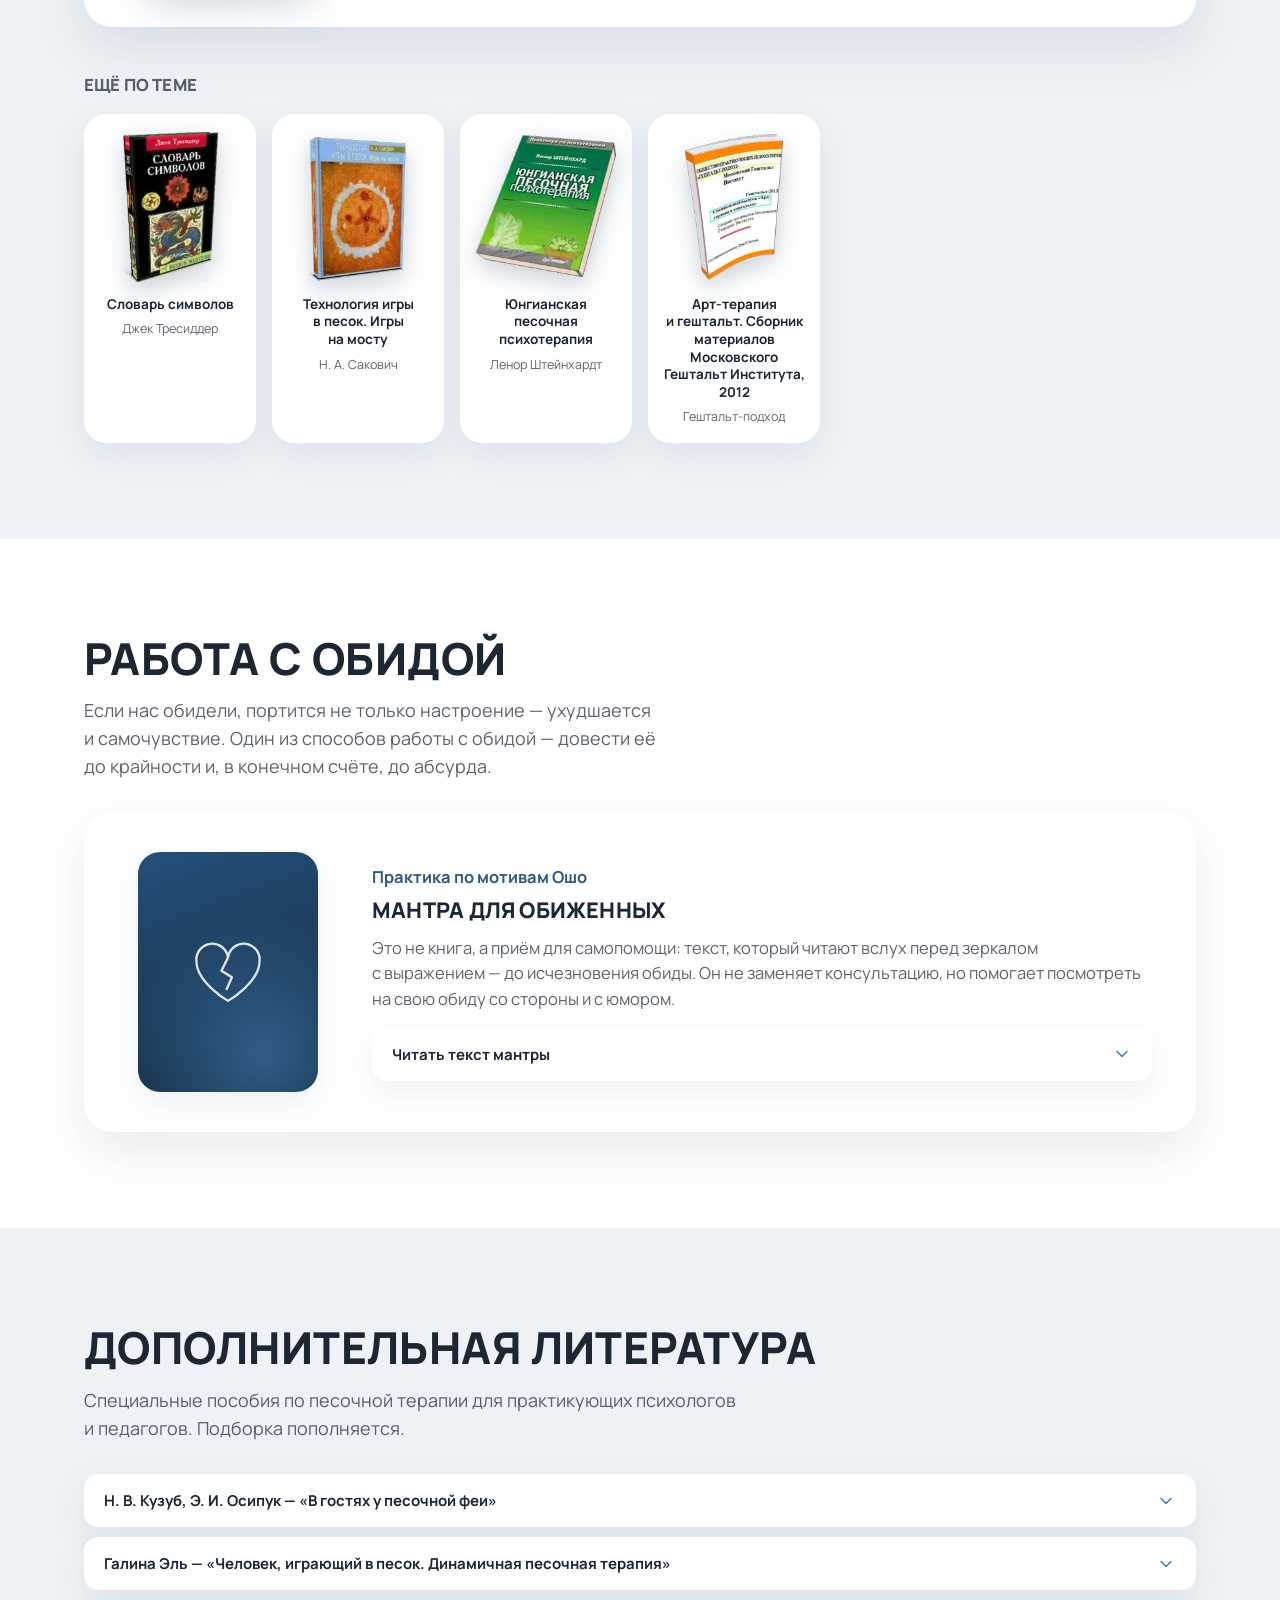
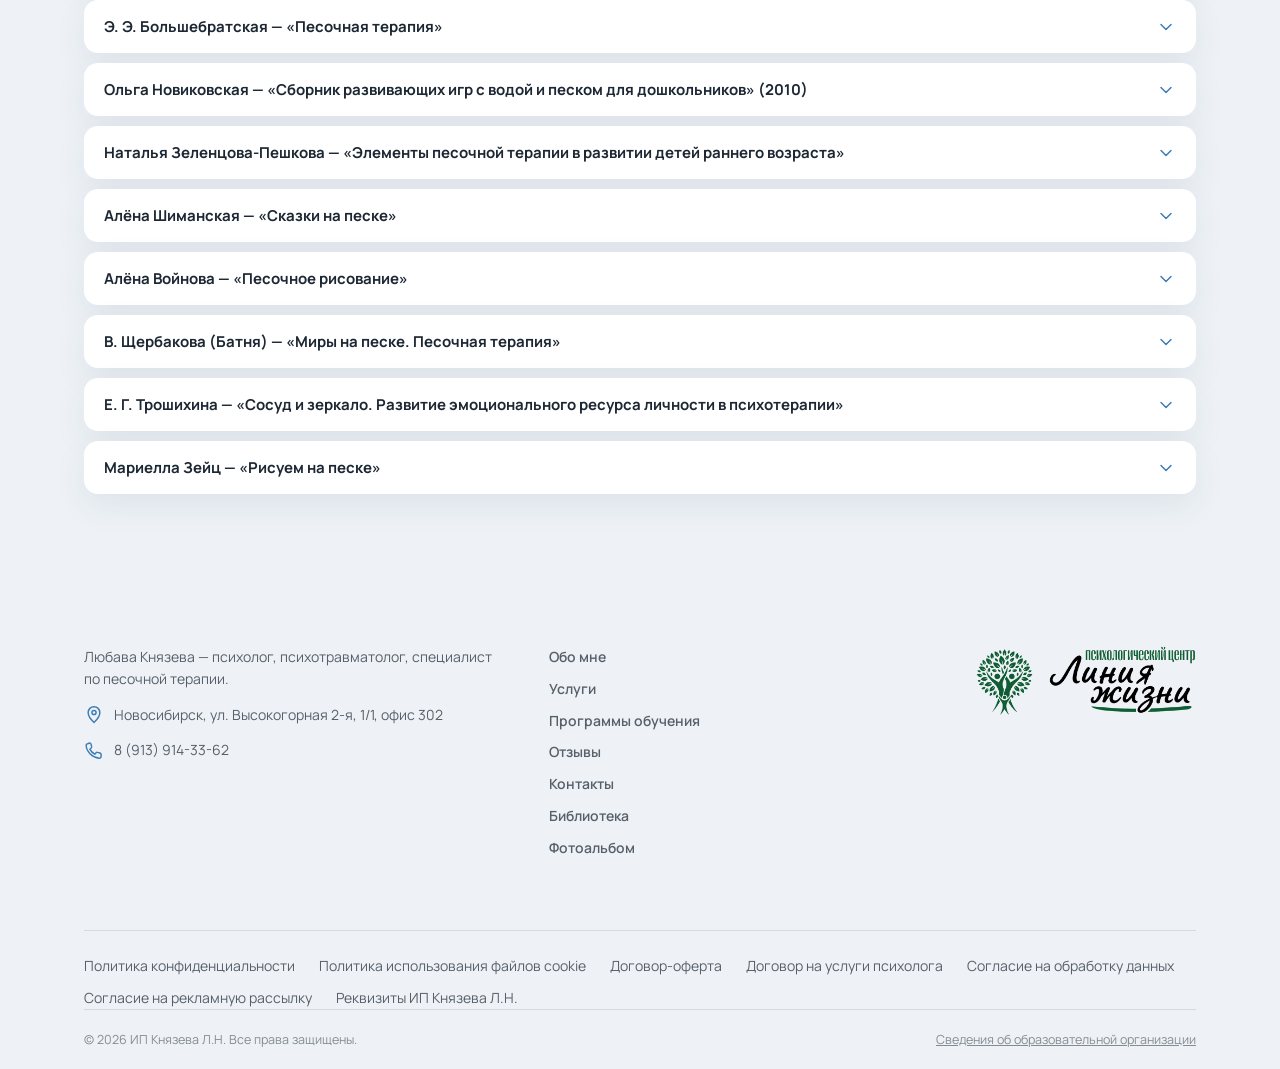
<file: biblioteka.html>
<!doctype html>
<html lang="ru">
<head>
<meta charset="utf-8">
<meta name="viewport" content="width=device-width, initial-scale=1">
<link rel="icon" href="favicon.ico" sizes="any">
<link rel="icon" href="images/favicon-32.png" sizes="32x32" type="image/png">
<link rel="icon" href="images/favicon-192.png" sizes="192x192" type="image/png">
<link rel="apple-touch-icon" href="images/apple-touch-icon.png">
<title>Библиотека — книги от психолога Любавы Князевой</title>
<meta name="description" content="Книги, которые психолог Любава Князева рекомендует своим клиентам: о воспитании детей, семье, песочной терапии и работе с обидой.">
<meta property="og:type" content="website">
<meta property="og:site_name" content="Любава Князева — психолог">
<meta property="og:title" content="Библиотека — книги от психолога Любавы Князевой">
<meta property="og:description" content="Книги, которые психолог Любава Князева рекомендует своим клиентам: о воспитании детей, семье, песочной терапии и работе с обидой.">
<meta property="og:image" content="https://lyubava-knyazeva.ru/images/og-share.jpg">
<meta property="og:image:width" content="1200">
<meta property="og:image:height" content="630">
<meta property="og:url" content="https://lyubava-knyazeva.ru/biblioteka.html">
<meta name="twitter:card" content="summary_large_image">
<meta name="twitter:title" content="Библиотека — книги от психолога Любавы Князевой">
<meta name="twitter:description" content="Книги, которые психолог Любава Князева рекомендует своим клиентам: о воспитании детей, семье, песочной терапии и работе с обидой.">
<meta name="twitter:image" content="https://lyubava-knyazeva.ru/images/og-share.jpg">
<link rel="preconnect" href="https://fonts.googleapis.com">
<link rel="preconnect" href="https://fonts.gstatic.com" crossorigin>
<link href="https://fonts.googleapis.com/css2?family=Manrope:wght@400;500;700;800&family=Lora:ital,wght@1,500;1,600&subset=cyrillic&display=swap" rel="stylesheet">
<link rel="stylesheet" href="styles.css?v=20261034">
</head>
<body>
<a class="skip-link" href="#main">Перейти к содержанию</a>

<header class="site-header is-solid">
  <div class="topbar">
    <div class="container">
      <span class="topbar-item"><svg class="icon icon-sm" viewBox="0 0 24 24" fill="none" stroke="currentColor" stroke-width="1.75" stroke-linecap="round" stroke-linejoin="round" aria-hidden="true"><path d="M12 21s7-6.5 7-12a7 7 0 1 0-14 0c0 5.5 7 12 7 12z"/><circle cx="12" cy="9" r="2.5"/></svg>Новосибирск и онлайн</span>
      <nav class="topbar-links" aria-label="Дополнительное меню">
        <a href="programmy-obucheniya.html#raspisanie">Расписание</a>
        <a href="biblioteka.html">Библиотека</a>
        <a href="fotoalbom.html">Фотоальбом</a>
        <a href="svedeniya-ob-obrazovatelnoy-organizacii.html">Сведения об образовательной организации</a>
        <a href="mailto:klln@mail.ru">klln@mail.ru</a>
      </nav>
    </div>
  </div>
  <div class="container">
    <div class="brand-group">
      <a class="header-logo" href="./" aria-label="Психологический центр «Линия жизни»"><img src="images/center-logo.webp" alt="Психологический центр «Линия жизни»" loading="lazy"></a>
      <a class="wordmark" href="obo-mne.html">
      <span class="name">Любава Князева</span>
      <span class="role">Психолог, преподаватель песочной терапии</span>
    </a>
    </div>
    <nav class="nav-links" id="nav-links">
      <a class="nav-mobile-logo" href="./"><img src="images/center-logo.webp" alt="Психологический центр «Линия жизни»" loading="lazy"></a>
      <a href="obo-mne.html">Обо мне</a>
      <a href="./#uslugi">Услуги</a>
      <a href="programmy-obucheniya.html">Программы обучения</a>
      <a href="./#otzyvy" class="nav-desktop-hide">Отзывы</a>
      <a href="kontakty.html" class="nav-desktop-hide">Контакты</a>
      <div class="nav-more">
        <span class="nav-more-title">Ещё на сайте</span>
        <a href="programmy-obucheniya.html#raspisanie">Расписание</a>
        <a href="biblioteka.html">Библиотека</a>
        <a href="fotoalbom.html">Фотоальбом</a>
        <a href="svedeniya-ob-obrazovatelnoy-organizacii.html">Сведения об образовательной организации</a>
      </div>
      <a class="nav-phone" href="tel:+79139143362"><svg class="icon nav-phone-icon" viewBox="0 0 24 24" fill="none" stroke="currentColor" stroke-width="1.75" stroke-linecap="round" stroke-linejoin="round" aria-hidden="true"><path d="M6.6 3.5c.8 0 1.6.6 1.8 1.4l.7 2.6a2 2 0 0 1-.5 2L7 11a13 13 0 0 0 6 6l1.5-1.6a2 2 0 0 1 2-.5l2.6.7c.8.2 1.4 1 1.4 1.8v2.4c0 1.2-1 2.1-2.2 2C9.9 21 3 14.1 2.6 6.7c-.1-1.2.8-2.2 2-2.2z"/></svg><span class="nav-phone-text"><span class="nav-phone-num">8 (913) 914-33-62</span><span class="nav-phone-caption">Отвечаю лично</span></span></a>
      <a class="btn btn-primary nav-cta" href="./#zapis">Записаться</a>
    </nav>
    <button class="burger" aria-label="Открыть меню" aria-expanded="false"><span></span></button>
  </div>
</header>

<main id="main">

  <section class="page-hero bg-paper">
    <div class="container">
      <h1>Библиотека</h1>
      <p class="lede">Книги, которые я рекомендую своим клиентам — не вместо консультации, а в помощь ей. Каждая закрывает свою тему: от воспитания детей до работы с обидой.</p>
    </div>
  </section>

  <section class="bg-paper" id="deti">
    <div class="container">
      <div class="gallery-head"><h2>Дети и родители</h2><p class="section-lede">Книги о том, как выстраивать отношения с ребёнком, когда «просто любить» уже не хватает.</p></div>
      <article class="book-feature"><figure class="feature-cover"><img src="images/books/latta.webp" alt="Обложка книги «Прежде чем ваш ребёнок сведёт вас с ума»" loading="lazy"></figure><div class="book-feature-body"><p class="book-author">Найджел Латта</p><h3>Прежде чем ваш ребёнок сведёт вас с ума</h3><p>Книга новозеландского практикующего психолога с 16-летним стажем — специалиста по «безнадёжным» случаям. Мечта любого родителя — послушный, всегда улыбающийся ангелочек, но она нередко разбивается о реальность. Книга написана для отчаявшихся родителей и для тех, кто хочет избежать такого развития событий.</p></div></article>
      <h3 class="lib-more-title">Ещё по теме</h3>
      <ul class="book-strip">
        <li class="book-mini"><figure class="mini-cover"><img src="images/books/faber.webp" alt="Обложка книги «Как говорить, чтобы дети слушали, и как слушать, чтобы дети говорили»" loading="lazy"></figure><span class="book-mini-title">Как говорить, чтобы дети слушали, и как слушать, чтобы дети говорили</span><span class="book-mini-author">Адель Фабер, Элейн Мазлиш</span></li>
        <li class="book-mini"><figure class="mini-cover"><img src="images/books/gippenreiter-1.webp" alt="Обложка книги «Общаться с ребёнком. Как?»" loading="lazy"></figure><span class="book-mini-title">Общаться с ребёнком. Как?</span><span class="book-mini-author">Ю. Б. Гиппенрейтер</span></li>
        <li class="book-mini"><figure class="mini-cover"><img src="images/books/gippenreiter-2.webp" alt="Обложка книги «Продолжаем общаться с ребёнком. Так?»" loading="lazy"></figure><span class="book-mini-title">Продолжаем общаться с ребёнком. Так?</span><span class="book-mini-author">Ю. Б. Гиппенрейтер</span></li>
        <li class="book-mini"><figure class="mini-cover"><img src="images/books/le-shan.webp" alt="Обложка книги «Когда ваш ребёнок сводит вас с ума»" loading="lazy"></figure><span class="book-mini-title">Когда ваш ребёнок сводит вас с ума</span><span class="book-mini-author">Эда Ле Шан</span></li>
        <li class="book-mini"><figure class="mini-cover"><img src="images/books/kvols.webp" alt="Обложка книги «Радость воспитания. Как воспитывать детей без наказания»" loading="lazy"></figure><span class="book-mini-title">Радость воспитания. Как воспитывать детей без наказания</span><span class="book-mini-author">Кэтрин Кволс</span></li>
        <li class="book-mini"><figure class="mini-cover"><img src="images/books/svirskaya.webp" alt="Обложка книги «76 рецептов правильного общения с вашим ребёнком»" loading="lazy"></figure><span class="book-mini-title">76 рецептов правильного общения с вашим ребёнком</span><span class="book-mini-author">Л. В. Свирская</span></li>
      </ul>
    </div>
  </section>

  <section class="bg-paper-2" id="semya">
    <div class="container">
      <div class="gallery-head"><h2>Семья и отношения</h2><p class="section-lede">О том, как устроены семейные отношения, откуда берутся повторяющиеся конфликты и что с ними можно делать.</p></div>
      <article class="book-feature"><figure class="feature-cover"><img src="images/books/skinner.webp" alt="Обложка книги «Семья и как в ней уцелеть»" loading="lazy"></figure><div class="book-feature-body"><p class="book-author">Робин Скиннер, Джон Клииз</p><h3>Семья и как в ней уцелеть</h3><p>Откуда берутся семейные проблемы, как их «наследуют» дети, чтобы потом создать те же проблемы в собственной семье — и как остановить этот конвейер и изменить что-то к лучшему. А ещё — о семейной тирании и тиранах, о пользе ссор (не любых) и о психологическом «разводе» с родителями.</p></div></article>
      <h3 class="lib-more-title">Ещё по теме</h3>
      <ul class="book-strip">
        <li class="book-mini"><figure class="mini-cover"><img src="images/books/satir.webp" alt="Обложка книги «Вы и ваша семья. Руководство по личностному росту»" loading="lazy"></figure><span class="book-mini-title">Вы и ваша семья. Руководство по личностному росту</span><span class="book-mini-author">Вирджиния Сатир</span></li>
        <li class="book-mini"><figure class="mini-cover"><img src="images/books/whitaker.webp" alt="Обложка книги «Танцы с семьёй»" loading="lazy"></figure><span class="book-mini-title">Танцы с семьёй</span><span class="book-mini-author">Карл Витакер, Вильям Бамберри</span></li>
        <li class="book-mini"><figure class="mini-cover"><img src="images/books/bukay.webp" alt="Обложка книги «Любить с открытыми глазами»" loading="lazy"></figure><span class="book-mini-title">Любить с открытыми глазами</span><span class="book-mini-author">Хорхе Букай, Сильвия Салинас</span></li>
        <li class="book-mini"><figure class="mini-cover"><img src="images/books/hellinger.webp" alt="Обложка книги «И в середине тебе станет легко»" loading="lazy"></figure><span class="book-mini-title">И в середине тебе станет легко</span><span class="book-mini-author">Берт Хеллингер</span></li>
      </ul>
    </div>
  </section>

  <section class="bg-paper" id="pesok">
    <div class="container">
      <div class="gallery-head"><h2>Песочная терапия</h2><p class="section-lede">Книги о методе, в котором я работаю: для тех, кто хочет понять, что происходит на консультации с песочницей.</p></div>
      <article class="book-feature"><figure class="feature-cover"><img src="images/books/chudesa.webp" alt="Обложка книги «Чудеса на песке. Методический практикум по песочной игротерапии»" loading="lazy"></figure><div class="book-feature-body"><p class="book-author">Т. Грабенко, Т. Зинкевич-Евстигнеева</p><h3>Чудеса на песке. Методический практикум по песочной игротерапии</h3><p>Игры на песке — одна из форм естественной деятельности ребёнка. Строя картины из песка и придумывая истории, взрослые передают ему знания и жизненный опыт, а заодно «врачуют собственную душу», раскрывая своего Внутреннего Ребёнка.</p></div></article>
      <h3 class="lib-more-title">Ещё по теме</h3>
      <ul class="book-strip">
        <li class="book-mini"><figure class="mini-cover"><img src="images/books/tresidder.webp" alt="Обложка книги «Словарь символов»" loading="lazy"></figure><span class="book-mini-title">Словарь символов</span><span class="book-mini-author">Джек Тресиддер</span></li>
        <li class="book-mini"><figure class="mini-cover"><img src="images/books/sakovich.webp" alt="Обложка книги «Технология игры в песок. Игры на мосту»" loading="lazy"></figure><span class="book-mini-title">Технология игры в песок. Игры на мосту</span><span class="book-mini-author">Н. А. Сакович</span></li>
        <li class="book-mini"><figure class="mini-cover"><img src="images/books/steinhardt.webp" alt="Обложка книги «Юнгианская песочная психотерапия»" loading="lazy"></figure><span class="book-mini-title">Юнгианская песочная психотерапия</span><span class="book-mini-author">Ленор Штейнхардт</span></li>
        <li class="book-mini"><figure class="mini-cover"><img src="images/books/gestalt.webp" alt="Обложка книги «Арт-терапия и гештальт. Сборник материалов Московского Гештальт Института, 2012»" loading="lazy"></figure><span class="book-mini-title">Арт-терапия и гештальт. Сборник материалов Московского Гештальт Института, 2012</span><span class="book-mini-author">Гештальт-подход</span></li>
      </ul>
    </div>
  </section>

  <section class="bg-paper-2" id="obida">
    <div class="container">
      <div class="gallery-head"><h2>Работа с обидой</h2><p class="section-lede">Если нас обидели, портится не только настроение — ухудшается и самочувствие. Один из способов работы с обидой — довести её до крайности и, в конечном счёте, до абсурда.</p></div>
      <article class="book-feature book-feature--practice"><figure class="feature-cover feature-cover--art"><svg viewBox="0 0 64 64" fill="none" stroke="currentColor" stroke-width="1.75" stroke-linecap="round" stroke-linejoin="round" aria-hidden="true"><path d="M32 54S8 40 8 24a12 12 0 0 1 24-3 12 12 0 0 1 24 3c0 16-24 30-24 30z"/><path d="M32 21l-5 10 8 5-4 9"/></svg></figure><div class="book-feature-body"><p class="book-author">Практика по мотивам Ошо</p><h3>Мантра для обиженных</h3><p>Это не книга, а приём для самопомощи: текст, который читают вслух перед зеркалом с выражением — до исчезновения обиды. Он не заменяет консультацию, но помогает посмотреть на свою обиду со стороны и с юмором.</p><ul class="doc-list mantra-acc"><li class="doc-item" data-accordion-item><button class="doc-trigger" type="button" data-accordion-trigger aria-expanded="false" aria-controls="mantra-panel-1" id="mantra-trigger-1"><span>Читать текст мантры</span><svg class="icon icon-sm doc-chevron" viewBox="0 0 24 24" fill="none" stroke="currentColor" stroke-width="1.75" stroke-linecap="round" stroke-linejoin="round" aria-hidden="true"><polyline points="6 9 12 15 18 9"/></svg></button><div class="accordion-panel" id="mantra-panel-1" role="region" aria-labelledby="mantra-trigger-1"><div class="accordion-panel-inner"><p>Подойдите к зеркалу и с выражением прочитайте следующее. Повторять громко вслух до исчезновения обиды.</p><p>«Я такой важный индюк, что не могу позволить, чтобы кто-то поступал согласно своей природе, если она мне не нравится. Я такой важный индюк, что если кто-то сказал или поступил не так, как я ожидал — я накажу его своей обидой. О, пусть видит, как это важно — моя обида, пусть он получит её в качестве наказания за свой «проступок». Ведь я очень, очень важный индюк!</p><p>Я не ценю свою жизнь. Я настолько не ценю свою жизнь, что мне не жалко тратить её бесценное время на обиду. Я откажусь от минуты радости, от минуты счастья, от минуты игривости, я лучше отдам эту минуту своей обиде. И мне всё равно, что эти частые минуты сложатся в часы, часы — в дни, дни — в недели, недели — в месяцы, а месяцы — в годы. Мне не жалко провести годы своей жизни в обиде — ведь я не ценю свою жизнь.</p><p>Я очень уязвим. Я настолько уязвим, что я вынужден охранять свою территорию и отзываться обидой на каждого, кто её задел. Я повешу себе на лоб табличку «Осторожно, злая собака» и пусть только кто-то попробует её не заметить! Я окружу свою уязвимость высокими стенами, и мне плевать, что через них не видно того, что происходит снаружи — зато моя уязвимость будет в безопасности.</p><p>Я раздую из мухи слона. Я возьму эту полудохлую муху чужого ляпа, я отреагирую на неё своей обидой. Я не напишу в дневнике, как прекрасен мир, я напишу — как подло со мной поступили. Я не расскажу друзьям, как я их люблю, я пол-вечера посвящу тому, как сильно меня обидели. Мне придётся влить в муху столько своих и чужих сил, чтобы она стала слоном. Ведь от мухи легко отмахнуться или даже не заметить, а слона — нет. Поэтому я раздуваю мух до размеров слонов.</p><p>Я нищ. Я настолько нищ, что не могу найти в себе каплю великодушия — чтобы простить, каплю самоиронии — чтобы посмеяться, каплю щедрости — чтобы не заметить, каплю мудрости — чтобы не зацепиться, каплю любви — чтобы принять. У меня попросту нет этих капель, ведь я очень, очень ограничен и нищ».</p></div></div></li></ul></div></article>
    </div>
  </section>

  <section class="bg-paper" id="dop-literatura">
    <div class="container">
      <div class="gallery-head"><h2>Дополнительная литература</h2><p class="section-lede">Специальные пособия по песочной терапии для практикующих психологов и педагогов. Подборка пополняется.</p></div>
      <ul class="doc-list">
        <li class="doc-item" data-accordion-item><button class="doc-trigger" type="button" data-accordion-trigger aria-expanded="false" aria-controls="lit-panel-1" id="lit-trigger-1"><span>Н. В. Кузуб, Э. И. Осипук — «В гостях у песочной феи»</span><svg class="icon icon-sm doc-chevron" viewBox="0 0 24 24" fill="none" stroke="currentColor" stroke-width="1.75" stroke-linecap="round" stroke-linejoin="round" aria-hidden="true"><polyline points="6 9 12 15 18 9"/></svg></button><div class="accordion-panel" id="lit-panel-1" role="region" aria-labelledby="lit-trigger-1"><div class="accordion-panel-inner"><p>Игры для психологов и воспитателей ДОУ: занятия в песочнице делают воспитание и обучение естественным и приносят детям и взрослым радость открытий.</p><a class="doc-download" href="https://cloud.mail.ru/public/a9K4/D7MmAvs2E" target="_blank" rel="noopener"><svg class="icon icon-sm" viewBox="0 0 24 24" fill="none" stroke="currentColor" stroke-width="1.75" stroke-linecap="round" stroke-linejoin="round" aria-hidden="true"><path d="M12 4v11"/><path d="M7 11l5 5 5-5"/><path d="M5 20h14"/></svg>Открыть книгу в облаке</a></div></div></li>
        <li class="doc-item" data-accordion-item><button class="doc-trigger" type="button" data-accordion-trigger aria-expanded="false" aria-controls="lit-panel-2" id="lit-trigger-2"><span>Галина Эль — «Человек, играющий в песок. Динамичная песочная терапия»</span><svg class="icon icon-sm doc-chevron" viewBox="0 0 24 24" fill="none" stroke="currentColor" stroke-width="1.75" stroke-linecap="round" stroke-linejoin="round" aria-hidden="true"><polyline points="6 9 12 15 18 9"/></svg></button><div class="accordion-panel" id="lit-panel-2" role="region" aria-labelledby="lit-trigger-2"><div class="accordion-panel-inner"><p>Пособие для практического психолога: стратегия терапевта, символические значения песочного поля и миниатюрных фигурок, ведение консультаций, оборудование кабинета.</p><a class="doc-download" href="https://cloud.mail.ru/public/fd3g/7jpXo9V2y" target="_blank" rel="noopener"><svg class="icon icon-sm" viewBox="0 0 24 24" fill="none" stroke="currentColor" stroke-width="1.75" stroke-linecap="round" stroke-linejoin="round" aria-hidden="true"><path d="M12 4v11"/><path d="M7 11l5 5 5-5"/><path d="M5 20h14"/></svg>Открыть книгу в облаке</a></div></div></li>
        <li class="doc-item" data-accordion-item><button class="doc-trigger" type="button" data-accordion-trigger aria-expanded="false" aria-controls="lit-panel-3" id="lit-trigger-3"><span>Э. Э. Большебратская — «Песочная терапия»</span><svg class="icon icon-sm doc-chevron" viewBox="0 0 24 24" fill="none" stroke="currentColor" stroke-width="1.75" stroke-linecap="round" stroke-linejoin="round" aria-hidden="true"><polyline points="6 9 12 15 18 9"/></svg></button><div class="accordion-panel" id="lit-panel-3" role="region" aria-labelledby="lit-trigger-3"><div class="accordion-panel-inner"><p>Знакомит с песочной терапией как формой психотерапевтической работы; материал помогает педагогам проводить занятия по психологии, логопедии, развитию речи.</p><a class="doc-download" href="https://cloud.mail.ru/public/xjH3/od7Px1nk3" target="_blank" rel="noopener"><svg class="icon icon-sm" viewBox="0 0 24 24" fill="none" stroke="currentColor" stroke-width="1.75" stroke-linecap="round" stroke-linejoin="round" aria-hidden="true"><path d="M12 4v11"/><path d="M7 11l5 5 5-5"/><path d="M5 20h14"/></svg>Открыть книгу в облаке</a></div></div></li>
        <li class="doc-item" data-accordion-item><button class="doc-trigger" type="button" data-accordion-trigger aria-expanded="false" aria-controls="lit-panel-4" id="lit-trigger-4"><span>Ольга Новиковская — «Сборник развивающих игр с водой и песком для дошкольников» (2010)</span><svg class="icon icon-sm doc-chevron" viewBox="0 0 24 24" fill="none" stroke="currentColor" stroke-width="1.75" stroke-linecap="round" stroke-linejoin="round" aria-hidden="true"><polyline points="6 9 12 15 18 9"/></svg></button><div class="accordion-panel" id="lit-panel-4" role="region" aria-labelledby="lit-trigger-4"><div class="accordion-panel-inner"><p>О свойствах сухого и мокрого песка и воды и множество игр — групповых, «для ума» и для самых маленьких. Для педагогов и родителей.</p><a class="doc-download" href="https://cloud.mail.ru/public/Bm1v/wk3DNw98z" target="_blank" rel="noopener"><svg class="icon icon-sm" viewBox="0 0 24 24" fill="none" stroke="currentColor" stroke-width="1.75" stroke-linecap="round" stroke-linejoin="round" aria-hidden="true"><path d="M12 4v11"/><path d="M7 11l5 5 5-5"/><path d="M5 20h14"/></svg>Открыть книгу в облаке</a></div></div></li>
        <li class="doc-item" data-accordion-item><button class="doc-trigger" type="button" data-accordion-trigger aria-expanded="false" aria-controls="lit-panel-5" id="lit-trigger-5"><span>Наталья Зеленцова-Пешкова — «Элементы песочной терапии в развитии детей раннего возраста»</span><svg class="icon icon-sm doc-chevron" viewBox="0 0 24 24" fill="none" stroke="currentColor" stroke-width="1.75" stroke-linecap="round" stroke-linejoin="round" aria-hidden="true"><polyline points="6 9 12 15 18 9"/></svg></button><div class="accordion-panel" id="lit-panel-5" role="region" aria-labelledby="lit-trigger-5"><div class="accordion-panel-inner"><p>Методы работы с песком, специализированное оснащение и оборудование, особенности работы с детьми от года до трёх лет: игры, упражнения, примеры занятий.</p><a class="doc-download" href="https://cloud.mail.ru/public/PtNK/563TFBS1D" target="_blank" rel="noopener"><svg class="icon icon-sm" viewBox="0 0 24 24" fill="none" stroke="currentColor" stroke-width="1.75" stroke-linecap="round" stroke-linejoin="round" aria-hidden="true"><path d="M12 4v11"/><path d="M7 11l5 5 5-5"/><path d="M5 20h14"/></svg>Открыть книгу в облаке</a></div></div></li>
        <li class="doc-item" data-accordion-item><button class="doc-trigger" type="button" data-accordion-trigger aria-expanded="false" aria-controls="lit-panel-6" id="lit-trigger-6"><span>Алёна Шиманская — «Сказки на песке»</span><svg class="icon icon-sm doc-chevron" viewBox="0 0 24 24" fill="none" stroke="currentColor" stroke-width="1.75" stroke-linecap="round" stroke-linejoin="round" aria-hidden="true"><polyline points="6 9 12 15 18 9"/></svg></button><div class="accordion-panel" id="lit-panel-6" role="region" aria-labelledby="lit-trigger-6"><div class="accordion-panel-inner"><p>О том, как выходить из сказочных сценариев, прочитанных в книжках, и строить свою личную историю в песочнице, а потом воплощать её в жизнь.</p><a class="doc-download" href="https://cloud.mail.ru/public/JQEc/HXLouuz2D" target="_blank" rel="noopener"><svg class="icon icon-sm" viewBox="0 0 24 24" fill="none" stroke="currentColor" stroke-width="1.75" stroke-linecap="round" stroke-linejoin="round" aria-hidden="true"><path d="M12 4v11"/><path d="M7 11l5 5 5-5"/><path d="M5 20h14"/></svg>Открыть книгу в облаке</a></div></div></li>
        <li class="doc-item" data-accordion-item><button class="doc-trigger" type="button" data-accordion-trigger aria-expanded="false" aria-controls="lit-panel-7" id="lit-trigger-7"><span>Алёна Войнова — «Песочное рисование»</span><svg class="icon icon-sm doc-chevron" viewBox="0 0 24 24" fill="none" stroke="currentColor" stroke-width="1.75" stroke-linecap="round" stroke-linejoin="round" aria-hidden="true"><polyline points="6 9 12 15 18 9"/></svg></button><div class="accordion-panel" id="lit-panel-7" role="region" aria-labelledby="lit-trigger-7"><div class="accordion-panel-inner"><p>О технике и приёмах рисования песком — от простых до сложных, с подробными фотоиллюстрациями. Для профессиональных художников и для тех, кто никогда не учился рисовать.</p><a class="doc-download" href="https://cloud.mail.ru/public/dnSa/xEsbtyX1h" target="_blank" rel="noopener"><svg class="icon icon-sm" viewBox="0 0 24 24" fill="none" stroke="currentColor" stroke-width="1.75" stroke-linecap="round" stroke-linejoin="round" aria-hidden="true"><path d="M12 4v11"/><path d="M7 11l5 5 5-5"/><path d="M5 20h14"/></svg>Открыть книгу в облаке</a></div></div></li>
        <li class="doc-item" data-accordion-item><button class="doc-trigger" type="button" data-accordion-trigger aria-expanded="false" aria-controls="lit-panel-8" id="lit-trigger-8"><span>В. Щербакова (Батня) — «Миры на песке. Песочная терапия»</span><svg class="icon icon-sm doc-chevron" viewBox="0 0 24 24" fill="none" stroke="currentColor" stroke-width="1.75" stroke-linecap="round" stroke-linejoin="round" aria-hidden="true"><polyline points="6 9 12 15 18 9"/></svg></button><div class="accordion-panel" id="lit-panel-8" role="region" aria-labelledby="lit-trigger-8"><div class="accordion-panel-inner"><p>О языке символов, через который клиент взаимодействует со своим бессознательным и с терапевтом, о переносе и контрпереносе; отдельная глава — о практике с детьми и взрослыми. Для специалистов, интересующихся юнгианской и песочной терапией.</p><a class="doc-download" href="https://cloud.mail.ru/public/EFwF/R6gSQwaLa" target="_blank" rel="noopener"><svg class="icon icon-sm" viewBox="0 0 24 24" fill="none" stroke="currentColor" stroke-width="1.75" stroke-linecap="round" stroke-linejoin="round" aria-hidden="true"><path d="M12 4v11"/><path d="M7 11l5 5 5-5"/><path d="M5 20h14"/></svg>Открыть книгу в облаке</a></div></div></li>
        <li class="doc-item" data-accordion-item><button class="doc-trigger" type="button" data-accordion-trigger aria-expanded="false" aria-controls="lit-panel-9" id="lit-trigger-9"><span>Е. Г. Трошихина — «Сосуд и зеркало. Развитие эмоционального ресурса личности в психотерапии»</span><svg class="icon icon-sm doc-chevron" viewBox="0 0 24 24" fill="none" stroke="currentColor" stroke-width="1.75" stroke-linecap="round" stroke-linejoin="round" aria-hidden="true"><polyline points="6 9 12 15 18 9"/></svg></button><div class="accordion-panel" id="lit-panel-9" role="region" aria-labelledby="lit-trigger-9"><div class="accordion-panel-inner"><p>О возможностях юнгианской песочной терапии в индивидуальной работе со взрослыми и детьми; акцент — на отношениях терапевта и клиента.</p><a class="doc-download" href="https://cloud.mail.ru/public/MKd2/c62RQ9hDa" target="_blank" rel="noopener"><svg class="icon icon-sm" viewBox="0 0 24 24" fill="none" stroke="currentColor" stroke-width="1.75" stroke-linecap="round" stroke-linejoin="round" aria-hidden="true"><path d="M12 4v11"/><path d="M7 11l5 5 5-5"/><path d="M5 20h14"/></svg>Открыть книгу в облаке</a></div></div></li>
        <li class="doc-item" data-accordion-item><button class="doc-trigger" type="button" data-accordion-trigger aria-expanded="false" aria-controls="lit-panel-10" id="lit-trigger-10"><span>Мариелла Зейц — «Рисуем на песке»</span><svg class="icon icon-sm doc-chevron" viewBox="0 0 24 24" fill="none" stroke="currentColor" stroke-width="1.75" stroke-linecap="round" stroke-linejoin="round" aria-hidden="true"><polyline points="6 9 12 15 18 9"/></svg></button><div class="accordion-panel" id="lit-panel-10" role="region" aria-labelledby="lit-trigger-10"><div class="accordion-panel-inner"><p>Игровые методики рисования на песке для воспитателей и учителей: развитие, коррекция и обучение детей дошкольного и младшего школьного возраста.</p><a class="doc-download" href="https://cloud.mail.ru/public/xVeh/dXWYJRzgH" target="_blank" rel="noopener"><svg class="icon icon-sm" viewBox="0 0 24 24" fill="none" stroke="currentColor" stroke-width="1.75" stroke-linecap="round" stroke-linejoin="round" aria-hidden="true"><path d="M12 4v11"/><path d="M7 11l5 5 5-5"/><path d="M5 20h14"/></svg>Открыть книгу в облаке</a></div></div></li>
      </ul>
    </div>
  </section>

</main>

<footer class="site-footer">
  <div class="container">
    <div class="footer-grid">
      <div>
        <p>Любава Князева — психолог, психотравматолог, специалист по песочной терапии.</p>
        <p class="footer-contact-row"><svg class="icon icon-sm" viewBox="0 0 24 24" fill="none" stroke="currentColor" stroke-width="1.75" stroke-linecap="round" stroke-linejoin="round" aria-hidden="true"><path d="M12 21s7-6.5 7-12a7 7 0 1 0-14 0c0 5.5 7 12 7 12z"/><circle cx="12" cy="9" r="2.5"/></svg><span>Новосибирск, ул. Высокогорная 2-я, 1/1, офис 302</span></p>
        <p class="footer-contact-row"><svg class="icon icon-sm" viewBox="0 0 24 24" fill="none" stroke="currentColor" stroke-width="1.75" stroke-linecap="round" stroke-linejoin="round" aria-hidden="true"><path d="M6.6 3.5c.8 0 1.6.6 1.8 1.4l.7 2.6a2 2 0 0 1-.5 2L7 11a13 13 0 0 0 6 6l1.5-1.6a2 2 0 0 1 2-.5l2.6.7c.8.2 1.4 1 1.4 1.8v2.4c0 1.2-1 2.1-2.2 2C9.9 21 3 14.1 2.6 6.7c-.1-1.2.8-2.2 2-2.2z"/></svg><a href="tel:+79139143362">8 (913) 914-33-62</a></p>
      </div>
      <nav class="footer-nav">
        <a href="obo-mne.html">Обо мне</a>
        <a href="./#uslugi">Услуги</a>
        <a href="programmy-obucheniya.html">Программы обучения</a>
        <a href="./#otzyvy">Отзывы</a>
        <a href="kontakty.html">Контакты</a>
        <a href="biblioteka.html">Библиотека</a>
        <a href="fotoalbom.html">Фотоальбом</a>
      </nav>
      <div class="footer-logo"><a href="obo-mne.html"><img src="images/center-logo.webp" alt="Психологический центр «Линия жизни»" loading="lazy"></a></div>
    </div>
    <div class="footer-legal"><a href="politika-konfidencialnosti.html">Политика конфиденциальности</a><a href="politika-cookie.html">Политика использования файлов cookie</a><a href="dogovor-oferta.html">Договор-оферта</a><a href="dogovor-uslugi-psihologa.html">Договор на услуги психолога</a><a href="soglasie-obrabotka-dannyh.html">Согласие на обработку данных</a><a href="soglasie-reklamnaya-rassylka.html">Согласие на рекламную рассылку</a><a href="rekvizity.html">Реквизиты ИП Князева Л.Н.</a></div>
    <div class="footer-bottom">
      <span>© 2026 ИП Князева Л.Н. Все права защищены.</span>
      <a href="svedeniya-ob-obrazovatelnoy-organizacii.html">Сведения об образовательной организации</a>
    </div>
  </div>
</footer>

<script src="script.js?v=20261034"></script>
</body>
</html>
</file>
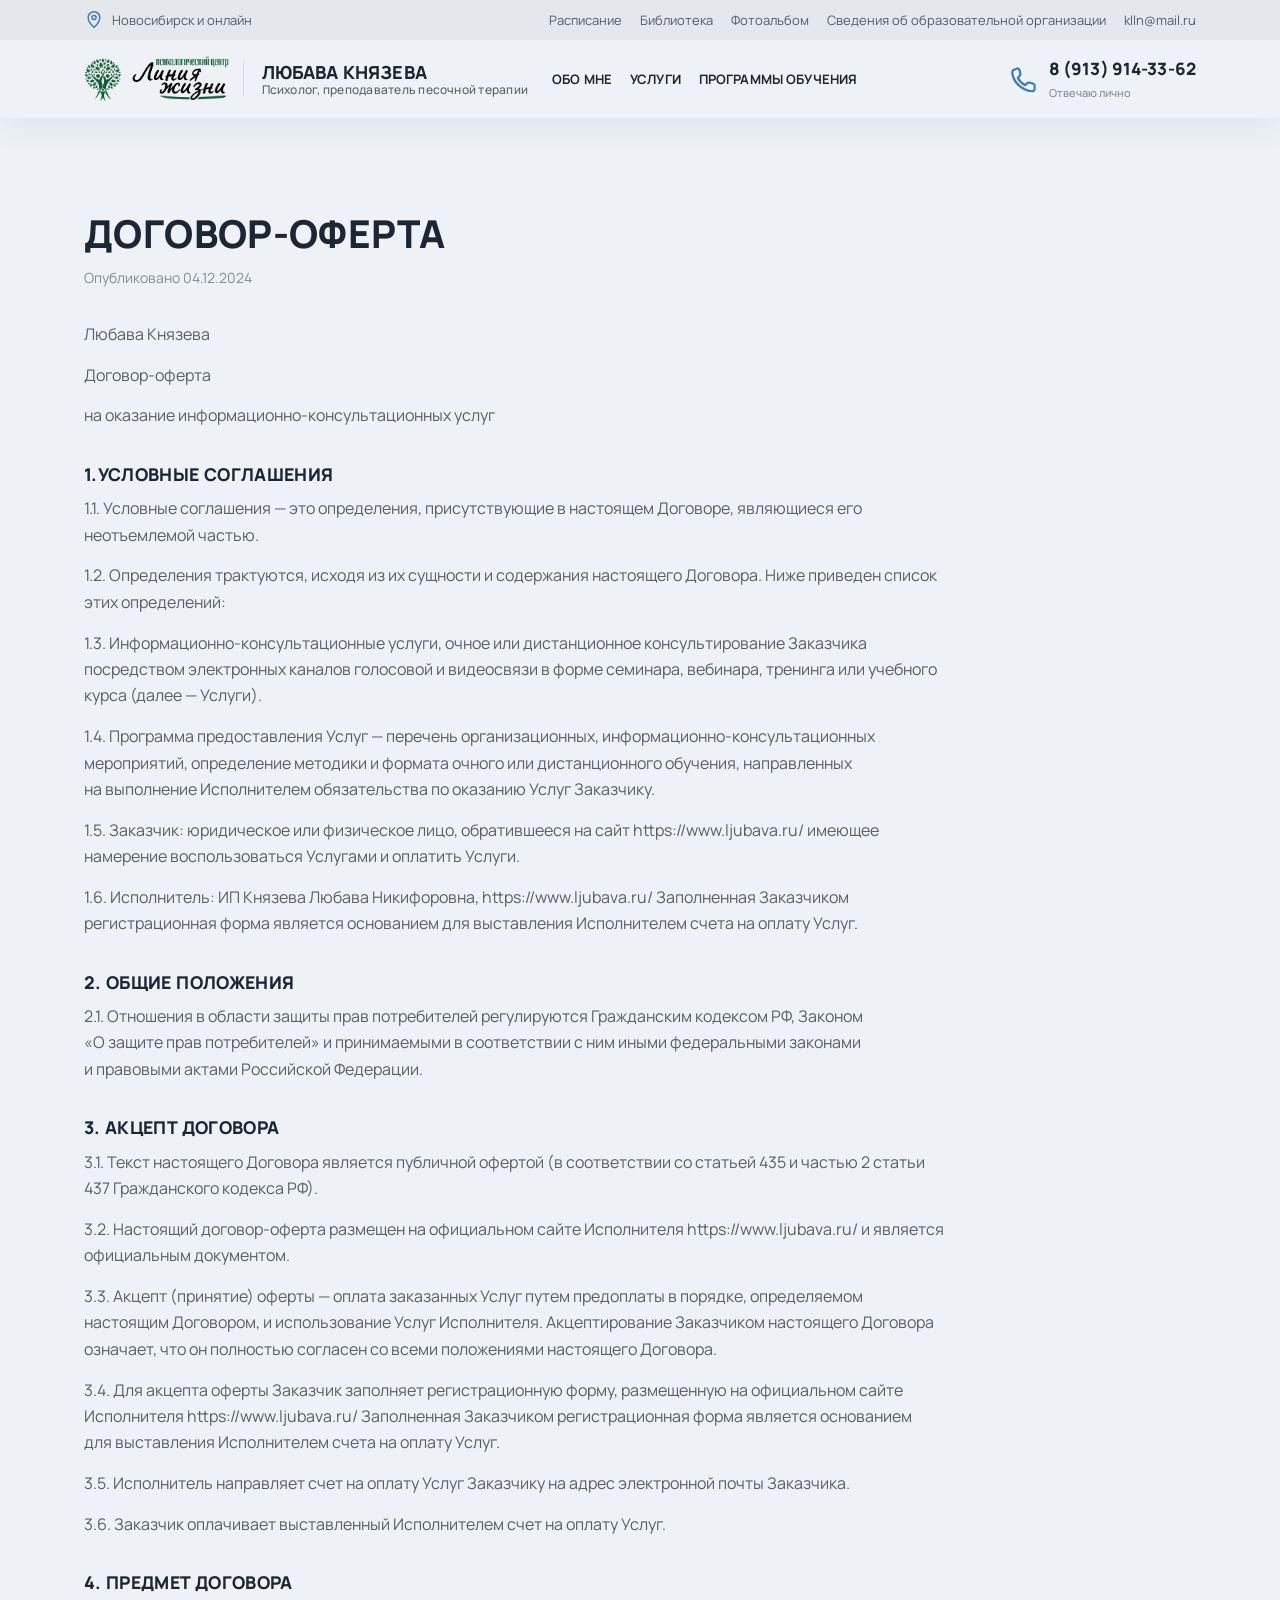
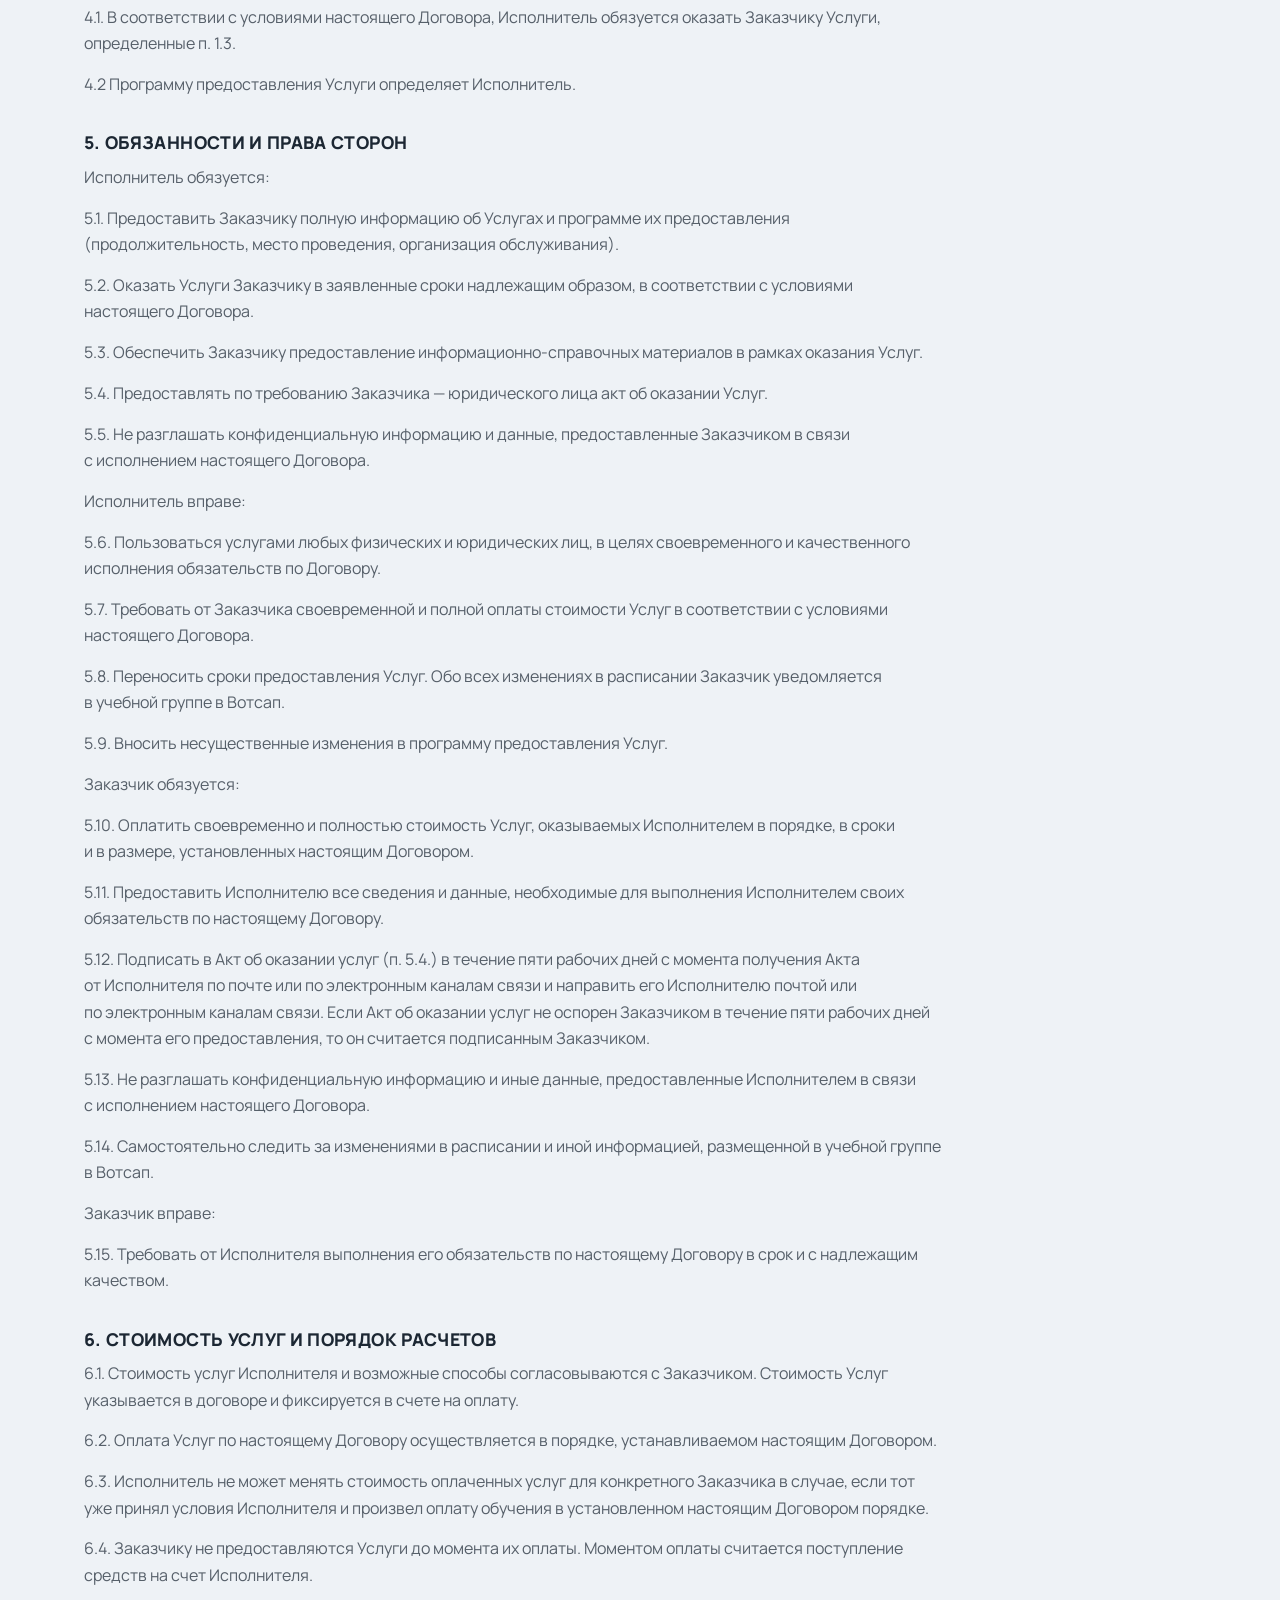
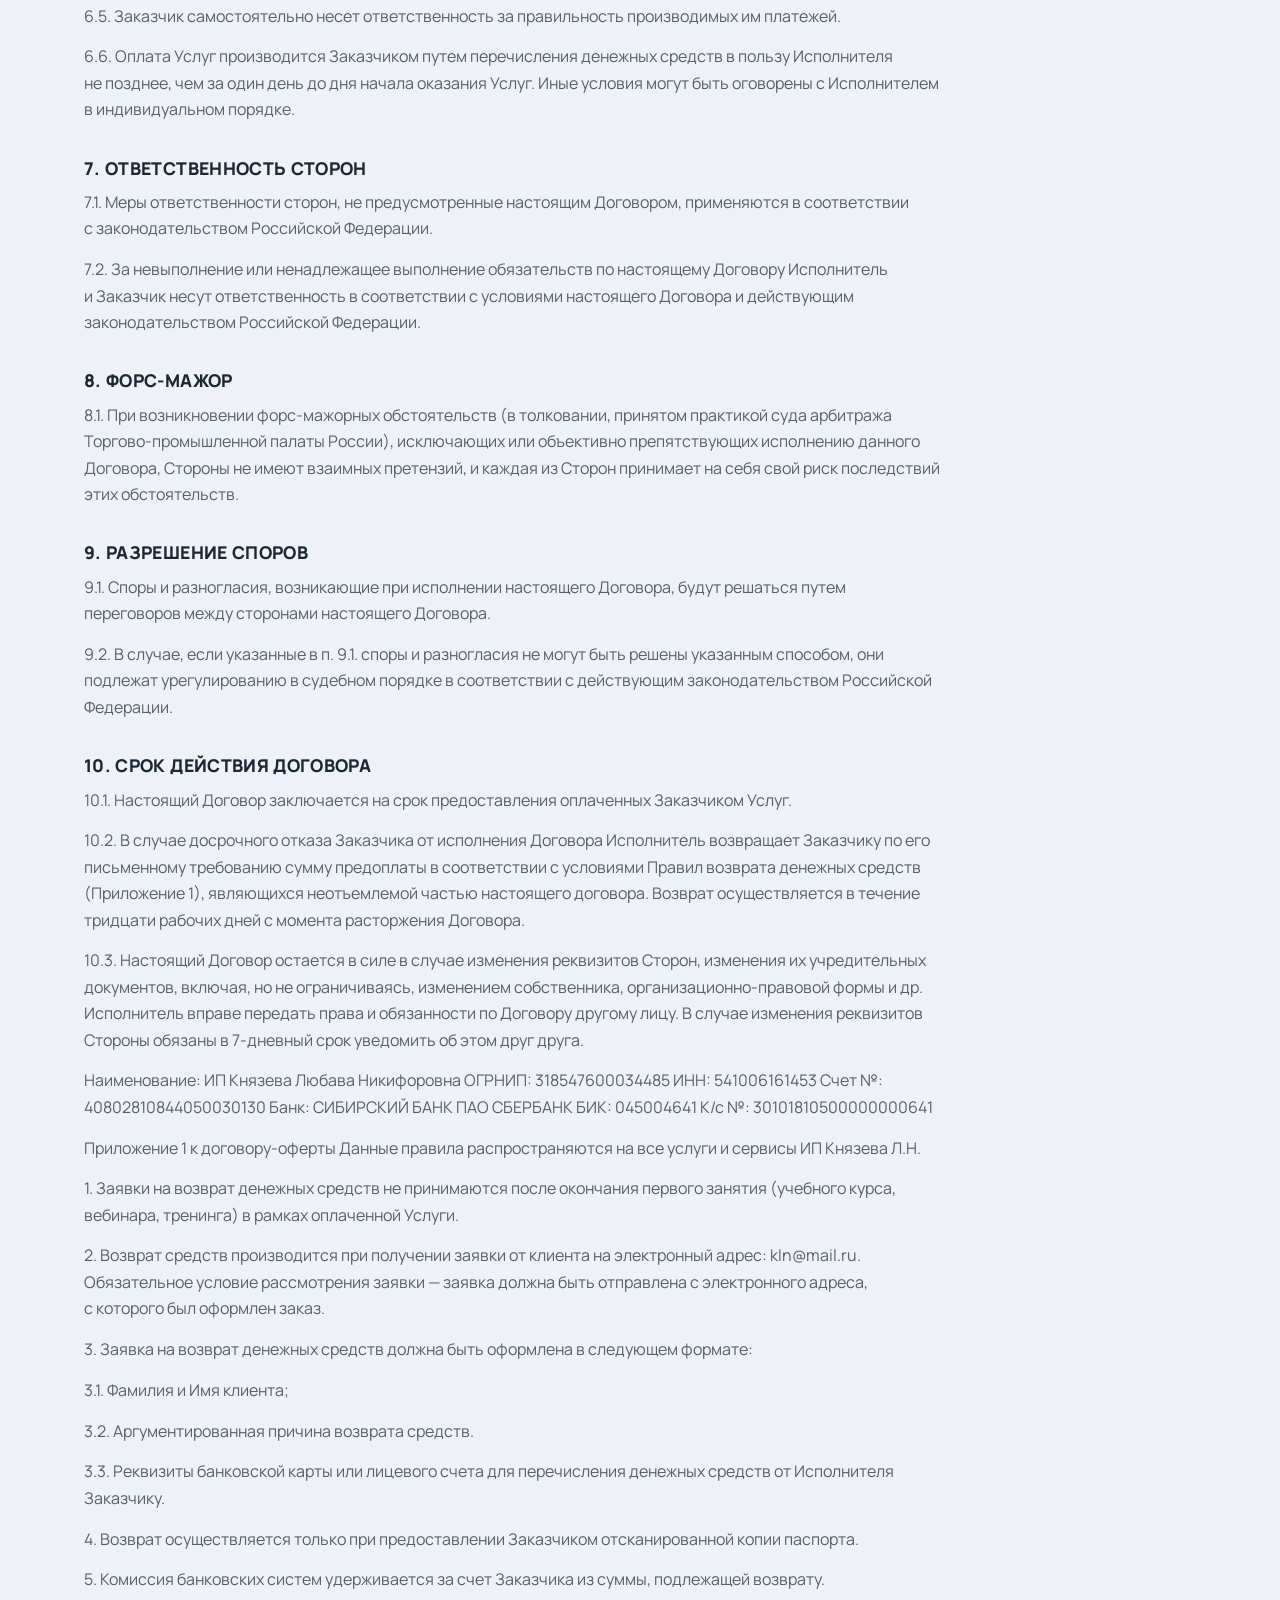
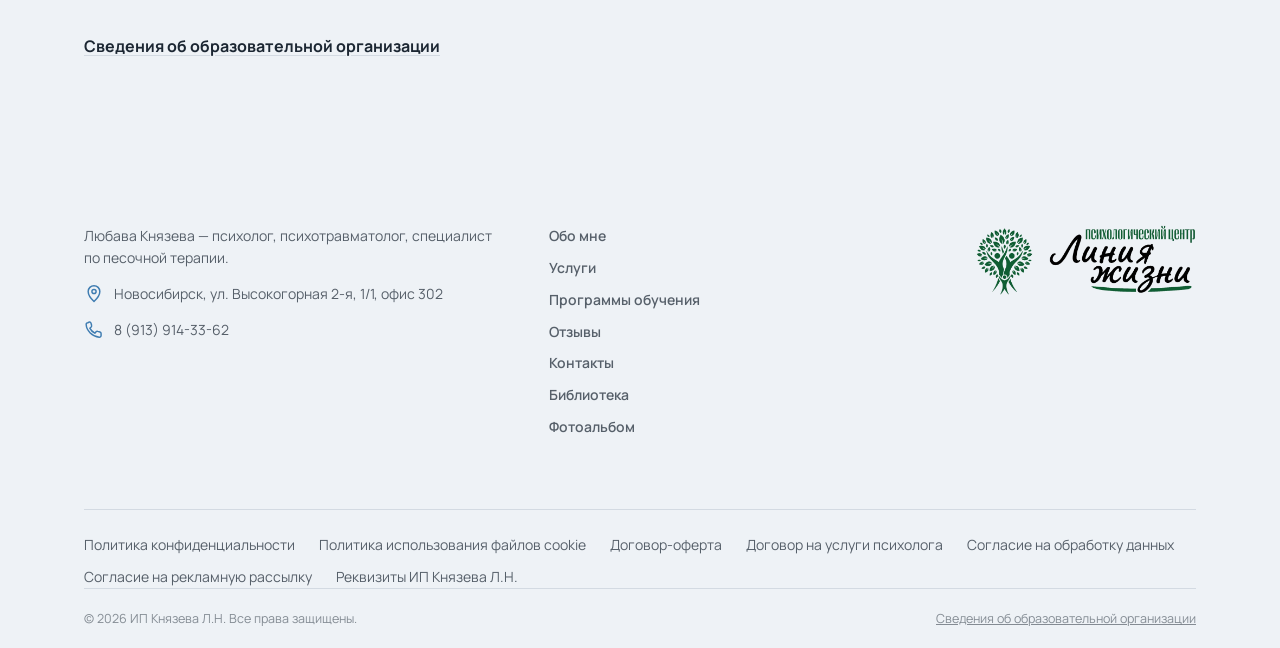
<file: dogovor-oferta.html>
<!doctype html>
<html lang="ru">
<head>
<meta charset="utf-8">
<meta name="viewport" content="width=device-width, initial-scale=1">
<link rel="icon" href="favicon.ico" sizes="any">
<link rel="icon" href="images/favicon-32.png" sizes="32x32" type="image/png">
<link rel="icon" href="images/favicon-192.png" sizes="192x192" type="image/png">
<link rel="apple-touch-icon" href="images/apple-touch-icon.png">
<title>Договор-оферта — Любава Князева</title>
<meta name="description" content="Договор-оферта — документ ИП Князевой Л.Н.">
<meta property="og:type" content="website">
<meta property="og:site_name" content="Любава Князева — психолог">
<meta property="og:title" content="Договор-оферта — Любава Князева">
<meta property="og:description" content="Договор-оферта — документ ИП Князевой Л.Н.">
<meta property="og:image" content="https://lyubava-knyazeva.ru/images/og-share.jpg">
<meta property="og:image:width" content="1200">
<meta property="og:image:height" content="630">
<meta property="og:url" content="https://lyubava-knyazeva.ru/dogovor-oferta.html">
<meta name="twitter:card" content="summary_large_image">
<meta name="twitter:title" content="Договор-оферта — Любава Князева">
<meta name="twitter:description" content="Договор-оферта — документ ИП Князевой Л.Н.">
<meta name="twitter:image" content="https://lyubava-knyazeva.ru/images/og-share.jpg">
<link rel="preconnect" href="https://fonts.googleapis.com">
<link rel="preconnect" href="https://fonts.gstatic.com" crossorigin>
<link href="https://fonts.googleapis.com/css2?family=Manrope:wght@400;500;700;800&family=Lora:ital,wght@1,500;1,600&subset=cyrillic&display=swap" rel="stylesheet">
<link rel="stylesheet" href="styles.css?v=20261034">
</head>
<body>
<a class="skip-link" href="#main">Перейти к содержанию</a>

<header class="site-header is-solid">
  <div class="topbar">
    <div class="container">
      <span class="topbar-item"><svg class="icon icon-sm" viewBox="0 0 24 24" fill="none" stroke="currentColor" stroke-width="1.75" stroke-linecap="round" stroke-linejoin="round" aria-hidden="true"><path d="M12 21s7-6.5 7-12a7 7 0 1 0-14 0c0 5.5 7 12 7 12z"/><circle cx="12" cy="9" r="2.5"/></svg>Новосибирск и онлайн</span>
      <nav class="topbar-links" aria-label="Дополнительное меню">
        <a href="programmy-obucheniya.html#raspisanie">Расписание</a>
        <a href="biblioteka.html">Библиотека</a>
        <a href="fotoalbom.html">Фотоальбом</a>
        <a href="svedeniya-ob-obrazovatelnoy-organizacii.html">Сведения об образовательной организации</a>
        <a href="mailto:klln@mail.ru">klln@mail.ru</a>
      </nav>
    </div>
  </div>
  <div class="container">
    <div class="brand-group">
      <a class="header-logo" href="./" aria-label="Психологический центр «Линия жизни»"><img src="images/center-logo.webp" alt="Психологический центр «Линия жизни»" loading="lazy"></a>
      <a class="wordmark" href="obo-mne.html">
      <span class="name">Любава Князева</span>
      <span class="role">Психолог, преподаватель песочной терапии</span>
    </a>
    </div>
    <nav class="nav-links" id="nav-links">
      <a class="nav-mobile-logo" href="./"><img src="images/center-logo.webp" alt="Психологический центр «Линия жизни»" loading="lazy"></a>
      <a href="obo-mne.html">Обо мне</a>
      <a href="./#uslugi">Услуги</a>
      <a href="programmy-obucheniya.html">Программы обучения</a>
      <a href="./#otzyvy" class="nav-desktop-hide">Отзывы</a>
      <a href="kontakty.html" class="nav-desktop-hide">Контакты</a>
      <div class="nav-more">
        <span class="nav-more-title">Ещё на сайте</span>
        <a href="programmy-obucheniya.html#raspisanie">Расписание</a>
        <a href="biblioteka.html">Библиотека</a>
        <a href="fotoalbom.html">Фотоальбом</a>
        <a href="svedeniya-ob-obrazovatelnoy-organizacii.html">Сведения об образовательной организации</a>
      </div>
      <a class="nav-phone" href="tel:+79139143362"><svg class="icon nav-phone-icon" viewBox="0 0 24 24" fill="none" stroke="currentColor" stroke-width="1.75" stroke-linecap="round" stroke-linejoin="round" aria-hidden="true"><path d="M6.6 3.5c.8 0 1.6.6 1.8 1.4l.7 2.6a2 2 0 0 1-.5 2L7 11a13 13 0 0 0 6 6l1.5-1.6a2 2 0 0 1 2-.5l2.6.7c.8.2 1.4 1 1.4 1.8v2.4c0 1.2-1 2.1-2.2 2C9.9 21 3 14.1 2.6 6.7c-.1-1.2.8-2.2 2-2.2z"/></svg><span class="nav-phone-text"><span class="nav-phone-num">8 (913) 914-33-62</span><span class="nav-phone-caption">Отвечаю лично</span></span></a>
      <a class="btn btn-primary nav-cta" href="./#zapis">Записаться</a>
    </nav>
    <button class="burger" aria-label="Открыть меню" aria-expanded="false"><span></span></button>
  </div>
</header>

<main id="main">
  <section class="bg-paper"><div class="container"><div class="legal-doc">
    <h1>Договор-оферта</h1><p class="updated">Опубликовано 04.12.2024</p>
    <p>Любава Князева</p>
    <p>Договор-оферта</p>
    <p>на оказание информационно-консультационных услуг</p>
    <h2>1.УСЛОВНЫЕ СОГЛАШЕНИЯ</h2>
    <p>1.1. Условные соглашения — это определения, присутствующие в настоящем Договоре, являющиеся его неотъемлемой частью.</p>
    <p>1.2. Определения трактуются, исходя из их сущности и содержания настоящего Договора. Ниже приведен список этих определений:</p>
    <p>1.3. Информационно-консультационные услуги, очное или дистанционное консультирование Заказчика посредством электронных каналов голосовой и видеосвязи в форме семинара, вебинара, тренинга или учебного курса (далее — Услуги).</p>
    <p>1.4. Программа предоставления Услуг — перечень организационных, информационно-консультационных мероприятий, определение методики и формата очного или дистанционного обучения, направленных на выполнение Исполнителем обязательства по оказанию Услуг Заказчику.</p>
    <p>1.5. Заказчик: юридическое или физическое лицо, обратившееся на сайт https://www.ljubava.ru/ имеющее намерение воспользоваться Услугами и оплатить Услуги.</p>
    <p>1.6. Исполнитель: ИП Князева Любава Никифоровна, https://www.ljubava.ru/ Заполненная Заказчиком регистрационная форма является основанием для выставления Исполнителем счета на оплату Услуг.</p>
    <h2>2. ОБЩИЕ ПОЛОЖЕНИЯ</h2>
    <p>2.1. Отношения в области защиты прав потребителей регулируются Гражданским кодексом РФ, Законом «О защите прав потребителей» и принимаемыми в соответствии с ним иными федеральными законами и правовыми актами Российской Федерации.</p>
    <h2>3. АКЦЕПТ ДОГОВОРА</h2>
    <p>3.1. Текст настоящего Договора является публичной офертой (в соответствии со статьей 435 и частью 2 статьи 437 Гражданского кодекса РФ).</p>
    <p>3.2. Настоящий договор-оферта размещен на официальном сайте Исполнителя https://www.ljubava.ru/ и является официальным документом.</p>
    <p>3.3. Акцепт (принятие) оферты — оплата заказанных Услуг путем предоплаты в порядке, определяемом настоящим Договором, и использование Услуг Исполнителя. Акцептирование Заказчиком настоящего Договора означает, что он полностью согласен со всеми положениями настоящего Договора.</p>
    <p>3.4. Для акцепта оферты Заказчик заполняет регистрационную форму, размещенную на официальном сайте Исполнителя https://www.ljubava.ru/ Заполненная Заказчиком регистрационная форма является основанием для выставления Исполнителем счета на оплату Услуг.</p>
    <p>3.5. Исполнитель направляет счет на оплату Услуг Заказчику на адрес электронной почты Заказчика.</p>
    <p>3.6. Заказчик оплачивает выставленный Исполнителем счет на оплату Услуг.</p>
    <h2>4. ПРЕДМЕТ ДОГОВОРА</h2>
    <p>4.1. В соответствии с условиями настоящего Договора, Исполнитель обязуется оказать Заказчику Услуги, определенные п. 1.3.</p>
    <p>4.2 Программу предоставления Услуги определяет Исполнитель.</p>
    <h2>5. ОБЯЗАННОСТИ И ПРАВА СТОРОН</h2>
    <p>Исполнитель обязуется:</p>
    <p>5.1. Предоставить Заказчику полную информацию об Услугах и программе их предоставления (продолжительность, место проведения, организация обслуживания).</p>
    <p>5.2. Оказать Услуги Заказчику в заявленные сроки надлежащим образом, в соответствии с условиями настоящего Договора.</p>
    <p>5.3. Обеспечить Заказчику предоставление информационно-справочных материалов в рамках оказания Услуг.</p>
    <p>5.4. Предоставлять по требованию Заказчика — юридического лица акт об оказании Услуг.</p>
    <p>5.5. Не разглашать конфиденциальную информацию и данные, предоставленные Заказчиком в связи с исполнением настоящего Договора.</p>
    <p>Исполнитель вправе:</p>
    <p>5.6. Пользоваться услугами любых физических и юридических лиц, в целях своевременного и качественного исполнения обязательств по Договору.</p>
    <p>5.7. Требовать от Заказчика своевременной и полной оплаты стоимости Услуг в соответствии с условиями настоящего Договора.</p>
    <p>5.8. Переносить сроки предоставления Услуг. Обо всех изменениях в расписании Заказчик уведомляется в учебной группе в Вотсап.</p>
    <p>5.9. Вносить несущественные изменения в программу предоставления Услуг.</p>
    <p>Заказчик обязуется:</p>
    <p>5.10. Оплатить своевременно и полностью стоимость Услуг, оказываемых Исполнителем в порядке, в сроки и в размере, установленных настоящим Договором.</p>
    <p>5.11. Предоставить Исполнителю все сведения и данные, необходимые для выполнения Исполнителем своих обязательств по настоящему Договору.</p>
    <p>5.12. Подписать в Акт об оказании услуг (п. 5.4.) в течение пяти рабочих дней с момента получения Акта от Исполнителя по почте или по электронным каналам связи и направить его Исполнителю почтой или по электронным каналам связи. Если Акт об оказании услуг не оспорен Заказчиком в течение пяти рабочих дней с момента его предоставления, то он считается подписанным Заказчиком.</p>
    <p>5.13. Не разглашать конфиденциальную информацию и иные данные, предоставленные Исполнителем в связи с исполнением настоящего Договора.</p>
    <p>5.14. Самостоятельно следить за изменениями в расписании и иной информацией, размещенной в учебной группе в Вотсап.</p>
    <p>Заказчик вправе:</p>
    <p>5.15. Требовать от Исполнителя выполнения его обязательств по настоящему Договору в срок и с надлежащим качеством.</p>
    <h2>6. СТОИМОСТЬ УСЛУГ И ПОРЯДОК РАСЧЕТОВ</h2>
    <p>6.1. Стоимость услуг Исполнителя и возможные способы согласовываются с Заказчиком. Стоимость Услуг указывается в договоре и фиксируется в счете на оплату.</p>
    <p>6.2. Оплата Услуг по настоящему Договору осуществляется в порядке, устанавливаемом настоящим Договором.</p>
    <p>6.3. Исполнитель не может менять стоимость оплаченных услуг для конкретного Заказчика в случае, если тот уже принял условия Исполнителя и произвел оплату обучения в установленном настоящим Договором порядке.</p>
    <p>6.4. Заказчику не предоставляются Услуги до момента их оплаты. Моментом оплаты считается поступление средств на счет Исполнителя.</p>
   <p>6.5. Заказчик самостоятельно несет ответственность за правильность производимых им платежей.</p>
    <p>6.6. Оплата Услуг производится Заказчиком путем перечисления денежных средств в пользу Исполнителя не позднее, чем за один день до дня начала оказания Услуг. Иные условия могут быть оговорены с Исполнителем в индивидуальном порядке.</p>
    <h2>7. ОТВЕТСТВЕННОСТЬ СТОРОН</h2>
    <p>7.1. Меры ответственности сторон, не предусмотренные настоящим Договором, применяются в соответствии с законодательством Российской Федерации.</p>
    <p>7.2. За невыполнение или ненадлежащее выполнение обязательств по настоящему Договору Исполнитель и Заказчик несут ответственность в соответствии с условиями настоящего Договора и действующим законодательством Российской Федерации.</p>
    <h2>8. ФОРС-МАЖОР</h2>
    <p>8.1. При возникновении форс-мажорных обстоятельств (в толковании, принятом практикой суда арбитража Торгово-промышленной палаты России), исключающих или объективно препятствующих исполнению данного Договора, Стороны не имеют взаимных претензий, и каждая из Сторон принимает на себя свой риск последствий этих обстоятельств.</p>
    <h2>9. РАЗРЕШЕНИЕ СПОРОВ</h2>
    <p>9.1. Споры и разногласия, возникающие при исполнении настоящего Договора, будут решаться путем переговоров между сторонами настоящего Договора.</p>
    <p>9.2. В случае, если указанные в п. 9.1. споры и разногласия не могут быть решены указанным способом, они подлежат урегулированию в судебном порядке в соответствии с действующим законодательством Российской Федерации.</p>
    <h2>10. СРОК ДЕЙСТВИЯ ДОГОВОРА</h2>
    <p>10.1. Настоящий Договор заключается на срок предоставления оплаченных Заказчиком Услуг.</p>
    <p>10.2. В случае досрочного отказа Заказчика от исполнения Договора Исполнитель возвращает Заказчику по его письменному требованию сумму предоплаты в соответствии с условиями Правил возврата денежных средств (Приложение 1), являющихся неотъемлемой частью настоящего договора. Возврат осуществляется в течение тридцати рабочих дней с момента расторжения Договора.</p>
    <p>10.3. Настоящий Договор остается в силе в случае изменения реквизитов Сторон, изменения их учредительных документов, включая, но не ограничиваясь, изменением собственника, организационно-правовой формы и др. Исполнитель вправе передать права и обязанности по Договору другому лицу. В случае изменения реквизитов Стороны обязаны в 7-дневный срок уведомить об этом друг друга.</p>
    <p>Наименование: ИП Князева Любава Никифоровна ОГРНИП: 318547600034485 ИНН: 541006161453 Счет №: 40802810844050030130 Банк: СИБИРСКИЙ БАНК ПАО СБЕРБАНК БИК: 045004641 К/с №: 30101810500000000641</p>
    <p>Приложение 1 к договору-оферты Данные правила распространяются на все услуги и сервисы ИП Князева Л.Н.</p>
    <p>1. Заявки на возврат денежных средств не принимаются после окончания первого занятия (учебного курса, вебинара, тренинга) в рамках оплаченной Услуги.</p>
    <p>2. Возврат средств производится при получении заявки от клиента на электронный адрес: kln@mail.ru. Обязательное условие рассмотрения заявки — заявка должна быть отправлена с электронного адреса, с которого был оформлен заказ.</p>
    <p>3. Заявка на возврат денежных средств должна быть оформлена в следующем формате:</p>
    <p>3.1. Фамилия и Имя клиента;</p>
    <p>3.2. Аргументированная причина возврата средств.</p>
    <p>3.3. Реквизиты банковской карты или лицевого счета для перечисления денежных средств от Исполнителя Заказчику.</p>
    <p>4. Возврат осуществляется только при предоставлении Заказчиком отсканированной копии паспорта.</p>
    <p>5. Комиссия банковских систем удерживается за счет Заказчика из суммы, подлежащей возврату.</p>
    <p class="legal-back"><a class="link-underline" href="svedeniya-ob-obrazovatelnoy-organizacii.html">Сведения об образовательной организации</a></p>
  </div></div></section>
</main>

<footer class="site-footer">
  <div class="container">
    <div class="footer-grid">
      <div>
        <p>Любава Князева — психолог, психотравматолог, специалист по песочной терапии.</p>
        <p class="footer-contact-row"><svg class="icon icon-sm" viewBox="0 0 24 24" fill="none" stroke="currentColor" stroke-width="1.75" stroke-linecap="round" stroke-linejoin="round" aria-hidden="true"><path d="M12 21s7-6.5 7-12a7 7 0 1 0-14 0c0 5.5 7 12 7 12z"/><circle cx="12" cy="9" r="2.5"/></svg><span>Новосибирск, ул. Высокогорная 2-я, 1/1, офис 302</span></p>
        <p class="footer-contact-row"><svg class="icon icon-sm" viewBox="0 0 24 24" fill="none" stroke="currentColor" stroke-width="1.75" stroke-linecap="round" stroke-linejoin="round" aria-hidden="true"><path d="M6.6 3.5c.8 0 1.6.6 1.8 1.4l.7 2.6a2 2 0 0 1-.5 2L7 11a13 13 0 0 0 6 6l1.5-1.6a2 2 0 0 1 2-.5l2.6.7c.8.2 1.4 1 1.4 1.8v2.4c0 1.2-1 2.1-2.2 2C9.9 21 3 14.1 2.6 6.7c-.1-1.2.8-2.2 2-2.2z"/></svg><a href="tel:+79139143362">8 (913) 914-33-62</a></p>
      </div>
      <nav class="footer-nav">
        <a href="obo-mne.html">Обо мне</a>
        <a href="./#uslugi">Услуги</a>
        <a href="programmy-obucheniya.html">Программы обучения</a>
        <a href="./#otzyvy">Отзывы</a>
        <a href="kontakty.html">Контакты</a>
        <a href="biblioteka.html">Библиотека</a>
        <a href="fotoalbom.html">Фотоальбом</a>
      </nav>
      <div class="footer-logo"><a href="obo-mne.html"><img src="images/center-logo.webp" alt="Психологический центр «Линия жизни»" loading="lazy"></a></div>
    </div>
    <div class="footer-legal"><a href="politika-konfidencialnosti.html">Политика конфиденциальности</a><a href="politika-cookie.html">Политика использования файлов cookie</a><a href="dogovor-oferta.html">Договор-оферта</a><a href="dogovor-uslugi-psihologa.html">Договор на услуги психолога</a><a href="soglasie-obrabotka-dannyh.html">Согласие на обработку данных</a><a href="soglasie-reklamnaya-rassylka.html">Согласие на рекламную рассылку</a><a href="rekvizity.html">Реквизиты ИП Князева Л.Н.</a></div>
    <div class="footer-bottom">
      <span>© 2026 ИП Князева Л.Н. Все права защищены.</span>
      <a href="svedeniya-ob-obrazovatelnoy-organizacii.html">Сведения об образовательной организации</a>
    </div>
  </div>
</footer>

<script src="script.js?v=20261034"></script>
</body>
</html>
</file>
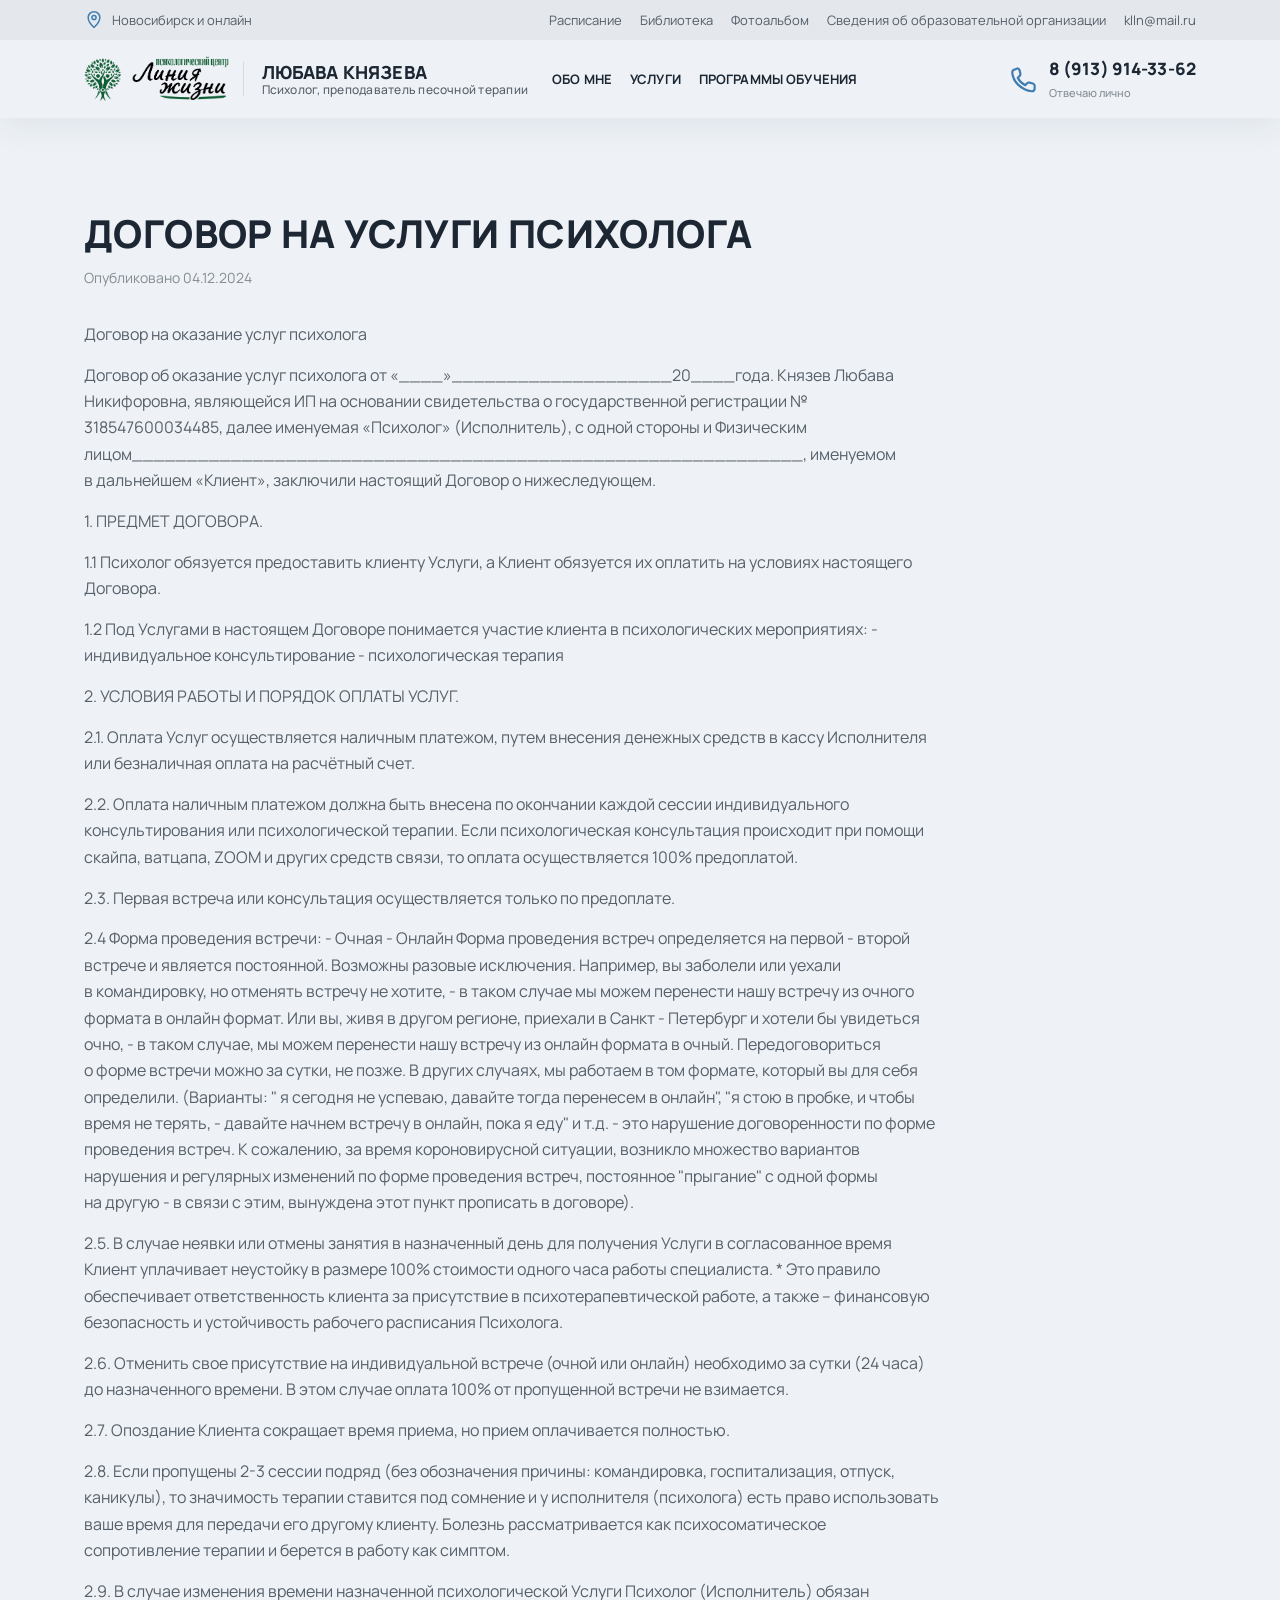
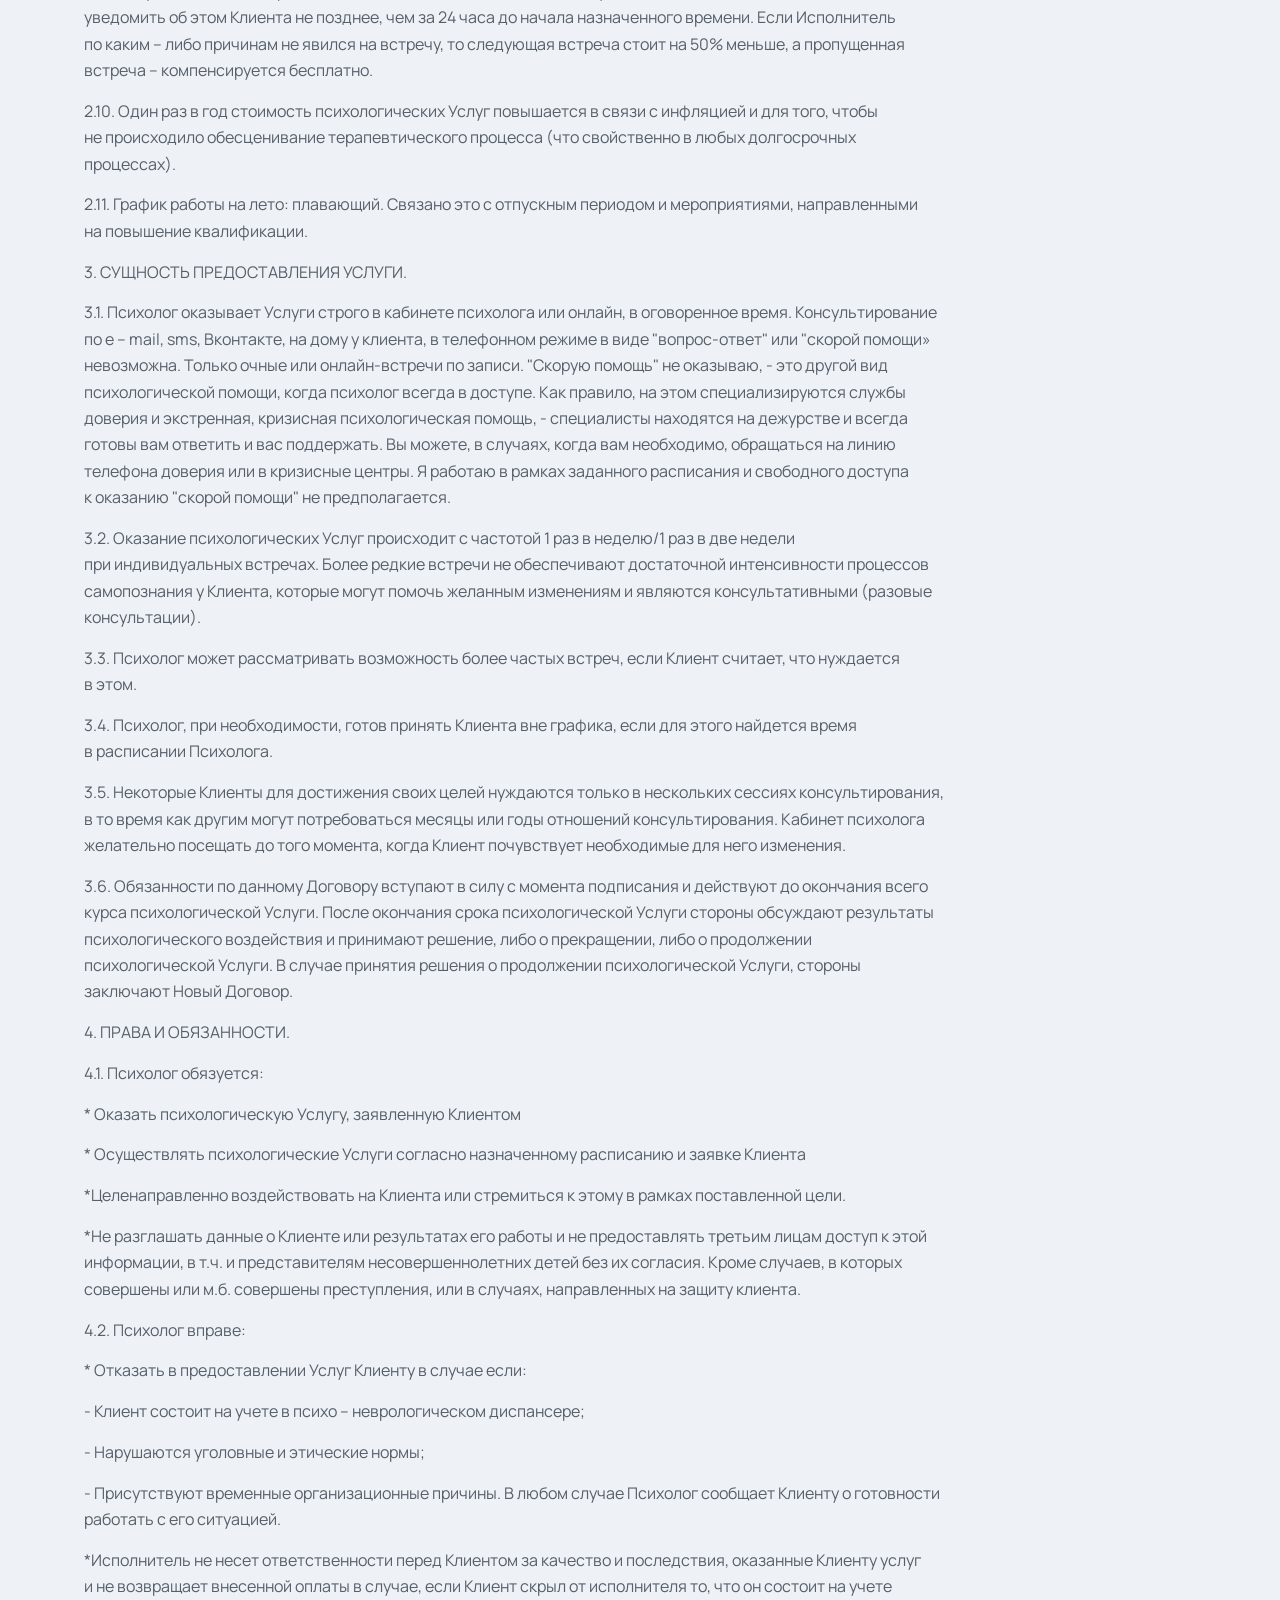
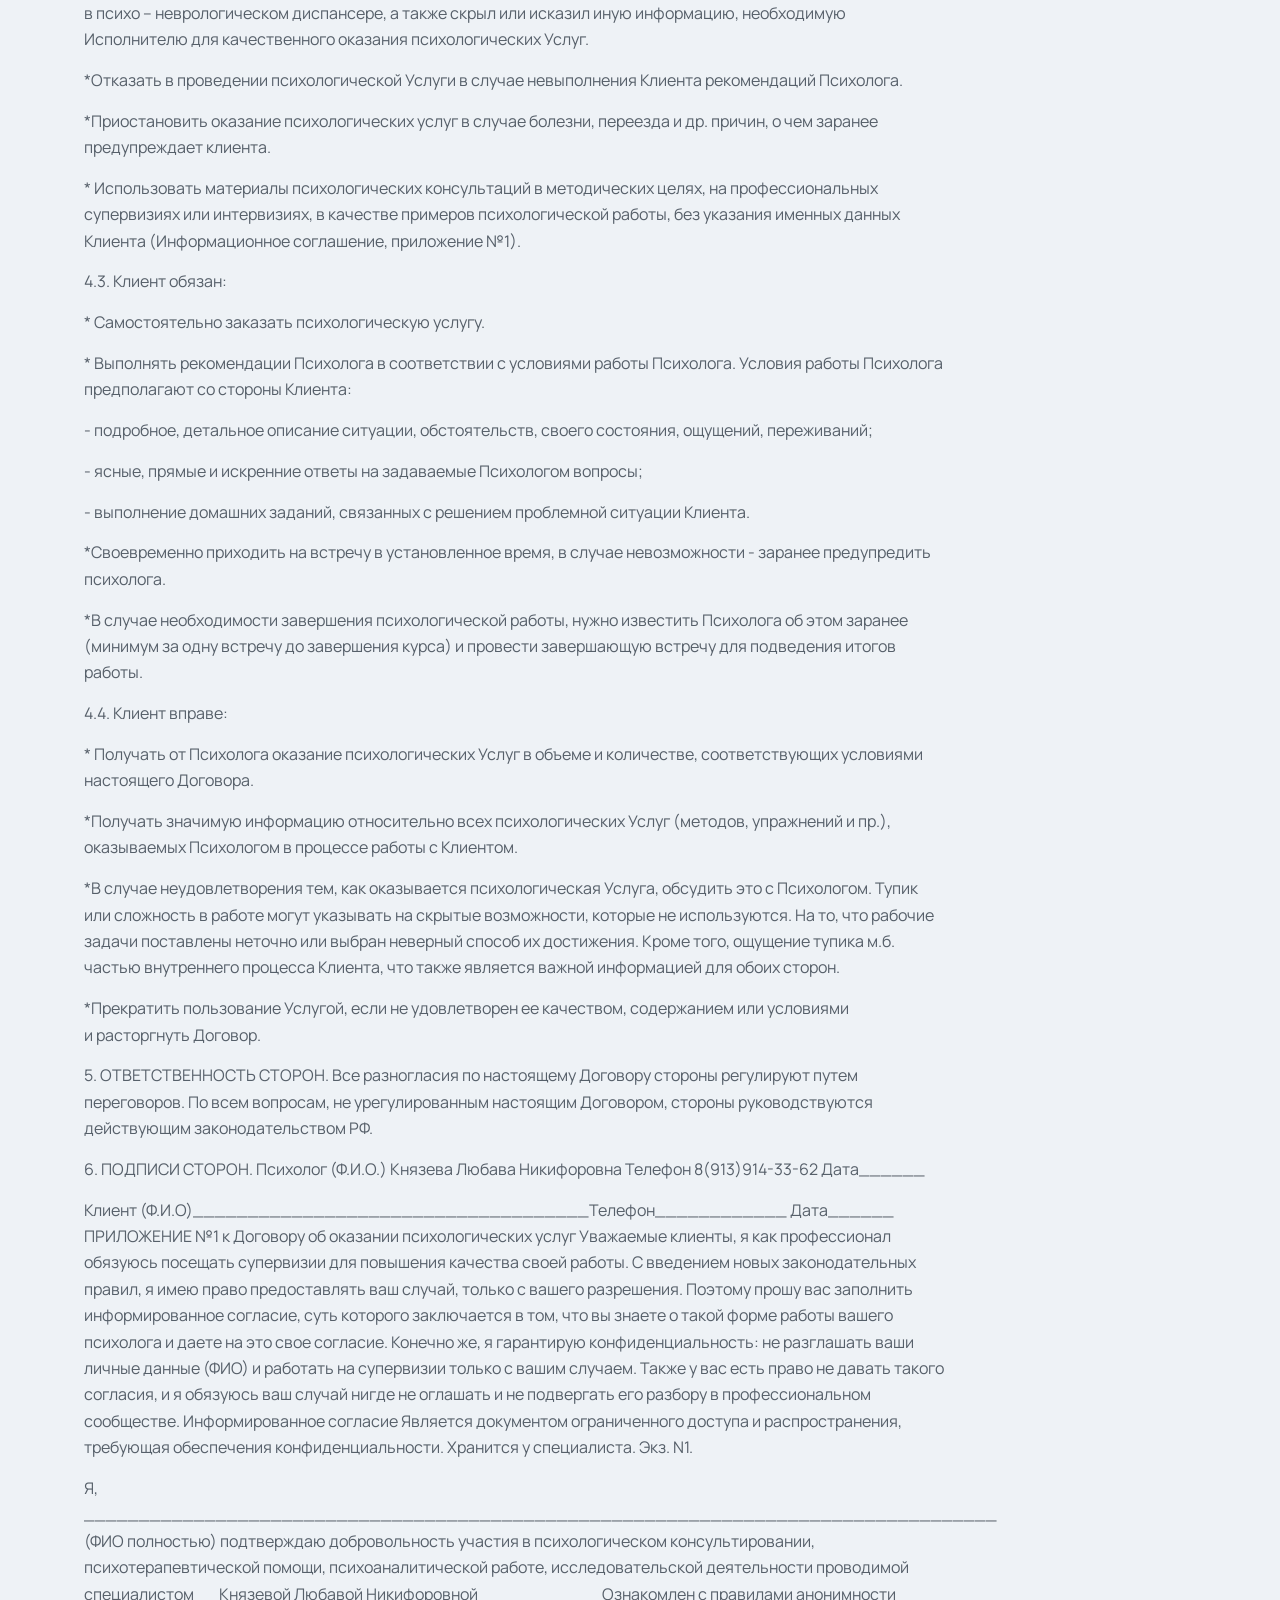
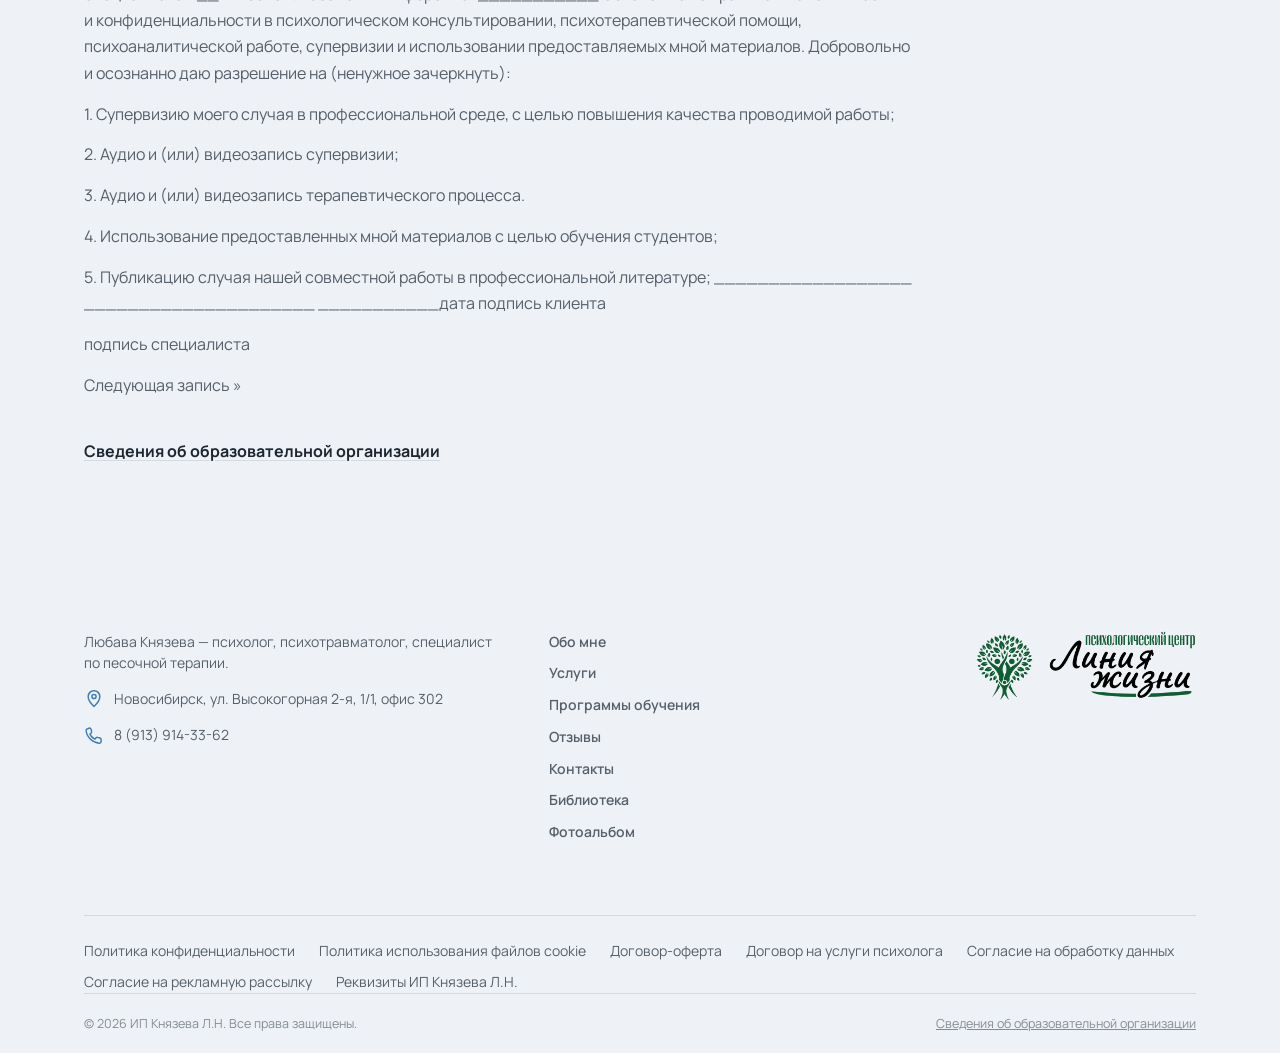
<file: dogovor-uslugi-psihologa.html>
<!doctype html>
<html lang="ru">
<head>
<meta charset="utf-8">
<meta name="viewport" content="width=device-width, initial-scale=1">
<link rel="icon" href="favicon.ico" sizes="any">
<link rel="icon" href="images/favicon-32.png" sizes="32x32" type="image/png">
<link rel="icon" href="images/favicon-192.png" sizes="192x192" type="image/png">
<link rel="apple-touch-icon" href="images/apple-touch-icon.png">
<title>Договор на услуги психолога — Любава Князева</title>
<meta name="description" content="Договор на услуги психолога — документ ИП Князевой Л.Н.">
<meta property="og:type" content="website">
<meta property="og:site_name" content="Любава Князева — психолог">
<meta property="og:title" content="Договор на услуги психолога — Любава Князева">
<meta property="og:description" content="Договор на услуги психолога — документ ИП Князевой Л.Н.">
<meta property="og:image" content="https://lyubava-knyazeva.ru/images/og-share.jpg">
<meta property="og:image:width" content="1200">
<meta property="og:image:height" content="630">
<meta property="og:url" content="https://lyubava-knyazeva.ru/dogovor-uslugi-psihologa.html">
<meta name="twitter:card" content="summary_large_image">
<meta name="twitter:title" content="Договор на услуги психолога — Любава Князева">
<meta name="twitter:description" content="Договор на услуги психолога — документ ИП Князевой Л.Н.">
<meta name="twitter:image" content="https://lyubava-knyazeva.ru/images/og-share.jpg">
<link rel="preconnect" href="https://fonts.googleapis.com">
<link rel="preconnect" href="https://fonts.gstatic.com" crossorigin>
<link href="https://fonts.googleapis.com/css2?family=Manrope:wght@400;500;700;800&family=Lora:ital,wght@1,500;1,600&subset=cyrillic&display=swap" rel="stylesheet">
<link rel="stylesheet" href="styles.css?v=20261034">
</head>
<body>
<a class="skip-link" href="#main">Перейти к содержанию</a>

<header class="site-header is-solid">
  <div class="topbar">
    <div class="container">
      <span class="topbar-item"><svg class="icon icon-sm" viewBox="0 0 24 24" fill="none" stroke="currentColor" stroke-width="1.75" stroke-linecap="round" stroke-linejoin="round" aria-hidden="true"><path d="M12 21s7-6.5 7-12a7 7 0 1 0-14 0c0 5.5 7 12 7 12z"/><circle cx="12" cy="9" r="2.5"/></svg>Новосибирск и онлайн</span>
      <nav class="topbar-links" aria-label="Дополнительное меню">
        <a href="programmy-obucheniya.html#raspisanie">Расписание</a>
        <a href="biblioteka.html">Библиотека</a>
        <a href="fotoalbom.html">Фотоальбом</a>
        <a href="svedeniya-ob-obrazovatelnoy-organizacii.html">Сведения об образовательной организации</a>
        <a href="mailto:klln@mail.ru">klln@mail.ru</a>
      </nav>
    </div>
  </div>
  <div class="container">
    <div class="brand-group">
      <a class="header-logo" href="./" aria-label="Психологический центр «Линия жизни»"><img src="images/center-logo.webp" alt="Психологический центр «Линия жизни»" loading="lazy"></a>
      <a class="wordmark" href="obo-mne.html">
      <span class="name">Любава Князева</span>
      <span class="role">Психолог, преподаватель песочной терапии</span>
    </a>
    </div>
    <nav class="nav-links" id="nav-links">
      <a class="nav-mobile-logo" href="./"><img src="images/center-logo.webp" alt="Психологический центр «Линия жизни»" loading="lazy"></a>
      <a href="obo-mne.html">Обо мне</a>
      <a href="./#uslugi">Услуги</a>
      <a href="programmy-obucheniya.html">Программы обучения</a>
      <a href="./#otzyvy" class="nav-desktop-hide">Отзывы</a>
      <a href="kontakty.html" class="nav-desktop-hide">Контакты</a>
      <div class="nav-more">
        <span class="nav-more-title">Ещё на сайте</span>
        <a href="programmy-obucheniya.html#raspisanie">Расписание</a>
        <a href="biblioteka.html">Библиотека</a>
        <a href="fotoalbom.html">Фотоальбом</a>
        <a href="svedeniya-ob-obrazovatelnoy-organizacii.html">Сведения об образовательной организации</a>
      </div>
      <a class="nav-phone" href="tel:+79139143362"><svg class="icon nav-phone-icon" viewBox="0 0 24 24" fill="none" stroke="currentColor" stroke-width="1.75" stroke-linecap="round" stroke-linejoin="round" aria-hidden="true"><path d="M6.6 3.5c.8 0 1.6.6 1.8 1.4l.7 2.6a2 2 0 0 1-.5 2L7 11a13 13 0 0 0 6 6l1.5-1.6a2 2 0 0 1 2-.5l2.6.7c.8.2 1.4 1 1.4 1.8v2.4c0 1.2-1 2.1-2.2 2C9.9 21 3 14.1 2.6 6.7c-.1-1.2.8-2.2 2-2.2z"/></svg><span class="nav-phone-text"><span class="nav-phone-num">8 (913) 914-33-62</span><span class="nav-phone-caption">Отвечаю лично</span></span></a>
      <a class="btn btn-primary nav-cta" href="./#zapis">Записаться</a>
    </nav>
    <button class="burger" aria-label="Открыть меню" aria-expanded="false"><span></span></button>
  </div>
</header>

<main id="main">
  <section class="bg-paper"><div class="container"><div class="legal-doc">
    <h1>Договор на услуги психолога</h1><p class="updated">Опубликовано 04.12.2024</p>
    <p>Договор на оказание услуг психолога</p>
    <p>Договор об оказание услуг психолога от «____»____________________20____года. Князев Любава Никифоровна, являющейся ИП на основании свидетельства о государственной регистрации № 318547600034485, далее именуемая «Психолог» (Исполнитель), с одной стороны и Физическим лицом_____________________________________________________________, именуемом в дальнейшем «Клиент», заключили настоящий Договор о нижеследующем.</p>
    <p>1. ПРЕДМЕТ ДОГОВОРА.</p>
    <p>1.1 Психолог обязуется предоставить клиенту Услуги, а Клиент обязуется их оплатить на условиях настоящего Договора.</p>
    <p>1.2 Под Услугами в настоящем Договоре понимается участие клиента в психологических мероприятиях: - индивидуальное консультирование - психологическая терапия</p>
    <p>2. УСЛОВИЯ РАБОТЫ И ПОРЯДОК ОПЛАТЫ УСЛУГ.</p>
    <p>2.1. Оплата Услуг осуществляется наличным платежом, путем внесения денежных средств в кассу Исполнителя или безналичная оплата на расчётный счет.</p>
    <p>2.2. Оплата наличным платежом должна быть внесена по окончании каждой сессии индивидуального консультирования или психологической терапии. Если психологическая консультация происходит при помощи скайпа, ватцапа, ZOOM и других средств связи, то оплата осуществляется 100% предоплатой.</p>
    <p>2.3. Первая встреча или консультация осуществляется только по предоплате.</p>
    <p>2.4 Форма проведения встречи: - Очная - Онлайн Форма проведения встреч определяется на первой - второй встрече и является постоянной. Возможны разовые исключения. Например, вы заболели или уехали в командировку, но отменять встречу не хотите, - в таком случае мы можем перенести нашу встречу из очного формата в онлайн формат. Или вы, живя в другом регионе, приехали в Санкт - Петербург и хотели бы увидеться очно, - в таком случае, мы можем перенести нашу встречу из онлайн формата в очный. Передоговориться о форме встречи можно за сутки, не позже. В других случаях, мы работаем в том формате, который вы для себя определили. (Варианты: " я сегодня не успеваю, давайте тогда перенесем в онлайн", "я стою в пробке, и чтобы время не терять, - давайте начнем встречу в онлайн, пока я еду" и т.д. - это нарушение договоренности по форме проведения встреч. К сожалению, за время короновирусной ситуации, возникло множество вариантов нарушения и регулярных изменений по форме проведения встреч, постоянное "прыгание" с одной формы на другую - в связи с этим, вынуждена этот пункт прописать в договоре).</p>
    <p>2.5. В случае неявки или отмены занятия в назначенный день для получения Услуги в согласованное время Клиент уплачивает неустойку в размере 100% стоимости одного часа работы специалиста. * Это правило обеспечивает ответственность клиента за присутствие в психотерапевтической работе, а также – финансовую безопасность и устойчивость рабочего расписания Психолога.</p>
    <p>2.6. Отменить свое присутствие на индивидуальной встрече (очной или онлайн) необходимо за сутки (24 часа) до назначенного времени. В этом случае оплата 100% от пропущенной встречи не взимается.</p>
    <p>2.7. Опоздание Клиента сокращает время приема, но прием оплачивается полностью.</p>
    <p>2.8. Если пропущены 2-3 сессии подряд (без обозначения причины: командировка, госпитализация, отпуск, каникулы), то значимость терапии ставится под сомнение и у исполнителя (психолога) есть право использовать ваше время для передачи его другому клиенту. Болезнь рассматривается как психосоматическое сопротивление терапии и берется в работу как симптом.</p>
    <p>2.9. В случае изменения времени назначенной психологической Услуги Психолог (Исполнитель) обязан уведомить об этом Клиента не позднее, чем за 24 часа до начала назначенного времени. Если Исполнитель по каким – либо причинам не явился на встречу, то следующая встреча стоит на 50% меньше, а пропущенная встреча – компенсируется бесплатно.</p>
    <p>2.10. Один раз в год стоимость психологических Услуг повышается в связи с инфляцией и для того, чтобы не происходило обесценивание терапевтического процесса (что свойственно в любых долгосрочных процессах).</p>
    <p>2.11. График работы на лето: плавающий. Связано это с отпускным периодом и мероприятиями, направленными на повышение квалификации.</p>
    <p>3. СУЩНОСТЬ ПРЕДОСТАВЛЕНИЯ УСЛУГИ.</p>
    <p>3.1. Психолог оказывает Услуги строго в кабинете психолога или онлайн, в оговоренное время. Консультирование по e – mail, sms, Вконтакте, на дому у клиента, в телефонном режиме в виде "вопрос-ответ" или "скорой помощи» невозможна. Только очные или онлайн-встречи по записи. "Скорую помощь" не оказываю, - это другой вид психологической помощи, когда психолог всегда в доступе. Как правило, на этом специализируются службы доверия и экстренная, кризисная психологическая помощь, - специалисты находятся на дежурстве и всегда готовы вам ответить и вас поддержать. Вы можете, в случаях, когда вам необходимо, обращаться на линию телефона доверия или в кризисные центры. Я работаю в рамках заданного расписания и свободного доступа к оказанию "скорой помощи" не предполагается.</p>
    <p>3.2. Оказание психологических Услуг происходит с частотой 1 раз в неделю/1 раз в две недели при индивидуальных встречах. Более редкие встречи не обеспечивают достаточной интенсивности процессов самопознания у Клиента, которые могут помочь желанным изменениям и являются консультативными (разовые консультации).</p>
    <p>3.3. Психолог может рассматривать возможность более частых встреч, если Клиент считает, что нуждается в этом.</p>
    <p>3.4. Психолог, при необходимости, готов принять Клиента вне графика, если для этого найдется время в расписании Психолога.</p>
    <p>3.5. Некоторые Клиенты для достижения своих целей нуждаются только в нескольких сессиях консультирования, в то время как другим могут потребоваться месяцы или годы отношений консультирования. Кабинет психолога желательно посещать до того момента, когда Клиент почувствует необходимые для него изменения.</p>
    <p>3.6. Обязанности по данному Договору вступают в силу с момента подписания и действуют до окончания всего курса психологической Услуги. После окончания срока психологической Услуги стороны обсуждают результаты психологического воздействия и принимают решение, либо о прекращении, либо о продолжении психологической Услуги. В случае принятия решения о продолжении психологической Услуги, стороны заключают Новый Договор.</p>
    <p>4. ПРАВА И ОБЯЗАННОСТИ.</p>
    <p>4.1. Психолог обязуется:</p>
    <p>* Оказать психологическую Услугу, заявленную Клиентом</p>
    <p>* Осуществлять психологические Услуги согласно назначенному расписанию и заявке Клиента</p>
    <p>*Целенаправленно воздействовать на Клиента или стремиться к этому в рамках поставленной цели.</p>
    <p>*Не разглашать данные о Клиенте или результатах его работы и не предоставлять третьим лицам доступ к этой информации, в т.ч. и представителям несовершеннолетних детей без их согласия. Кроме случаев, в которых совершены или м.б. совершены преступления, или в случаях, направленных на защиту клиента.</p>
    <p>4.2. Психолог вправе:</p>
    <p>* Отказать в предоставлении Услуг Клиенту в случае если:</p>
    <p>- Клиент состоит на учете в психо – неврологическом диспансере;</p>
    <p>- Нарушаются уголовные и этические нормы;</p>
    <p>- Присутствуют временные организационные причины. В любом случае Психолог сообщает Клиенту о готовности работать с его ситуацией.</p>
    <p>*Исполнитель не несет ответственности перед Клиентом за качество и последствия, оказанные Клиенту услуг и не возвращает внесенной оплаты в случае, если Клиент скрыл от исполнителя то, что он состоит на учете в психо – неврологическом диспансере, а также скрыл или исказил иную информацию, необходимую Исполнителю для качественного оказания психологических Услуг.</p>
    <p>*Отказать в проведении психологической Услуги в случае невыполнения Клиента рекомендаций Психолога.</p>
    <p>*Приостановить оказание психологических услуг в случае болезни, переезда и др. причин, о чем заранее предупреждает клиента.</p>
    <p>* Использовать материалы психологических консультаций в методических целях, на профессиональных супервизиях или интервизиях, в качестве примеров психологической работы, без указания именных данных Клиента (Информационное соглашение, приложение №1).</p>
    <p>4.3. Клиент обязан:</p>
    <p>* Самостоятельно заказать психологическую услугу.</p>
    <p>* Выполнять рекомендации Психолога в соответствии с условиями работы Психолога. Условия работы Психолога предполагают со стороны Клиента:</p>
    <p>- подробное, детальное описание ситуации, обстоятельств, своего состояния, ощущений, переживаний;</p>
    <p>- ясные, прямые и искренние ответы на задаваемые Психологом вопросы;</p>
    <p>- выполнение домашних заданий, связанных с решением проблемной ситуации Клиента.</p>
    <p>*Своевременно приходить на встречу в установленное время, в случае невозможности - заранее предупредить психолога.</p>
    <p>*В случае необходимости завершения психологической работы, нужно известить Психолога об этом заранее (минимум за одну встречу до завершения курса) и провести завершающую встречу для подведения итогов работы.</p>
    <p>4.4. Клиент вправе:</p>
    <p>* Получать от Психолога оказание психологических Услуг в объеме и количестве, соответствующих условиями настоящего Договора.</p>
    <p>*Получать значимую информацию относительно всех психологических Услуг (методов, упражнений и пр.), оказываемых Психологом в процессе работы с Клиентом.</p>
    <p>*В случае неудовлетворения тем, как оказывается психологическая Услуга, обсудить это с Психологом. Тупик или сложность в работе могут указывать на скрытые возможности, которые не используются. На то, что рабочие задачи поставлены неточно или выбран неверный способ их достижения. Кроме того, ощущение тупика м.б. частью внутреннего процесса Клиента, что также является важной информацией для обоих сторон.</p>
    <p>*Прекратить пользование Услугой, если не удовлетворен ее качеством, содержанием или условиями и расторгнуть Договор.</p>
    <p>5. ОТВЕТСТВЕННОСТЬ СТОРОН. Все разногласия по настоящему Договору стороны регулируют путем переговоров. По всем вопросам, не урегулированным настоящим Договором, стороны руководствуются действующим законодательством РФ.</p>
    <p>6. ПОДПИСИ СТОРОН. Психолог (Ф.И.О.) Князева Любава Никифоровна Телефон 8(913)914-33-62 Дата______</p>
    <p>Клиент (Ф.И.О)____________________________________Телефон____________ Дата______ ПРИЛОЖЕНИЕ №1 к Договору об оказании психологических услуг Уважаемые клиенты, я как профессионал обязуюсь посещать супервизии для повышения качества своей работы. С введением новых законодательных правил, я имею право предоставлять ваш случай, только с вашего разрешения. Поэтому прошу вас заполнить информированное согласие, суть которого заключается в том, что вы знаете о такой форме работы вашего психолога и даете на это свое согласие. Конечно же, я гарантирую конфиденциальность: не разглашать ваши личные данные (ФИО) и работать на супервизии только с вашим случаем. Также у вас есть право не давать такого согласия, и я обязуюсь ваш случай нигде не оглашать и не подвергать его разбору в профессиональном сообществе. Информированное согласие Является документом ограниченного доступа и распространения, требующая обеспечения конфиденциальности. Хранится у специалиста. Экз. N1.</p>
    <p>Я, ___________________________________________________________________________________ (ФИО полностью) подтверждаю добровольность участия в психологическом консультировании, психотерапевтической помощи, психоаналитической работе, исследовательской деятельности проводимой специалистом __Князевой Любавой Никифоровной___________ Ознакомлен с правилами анонимности и конфиденциальности в психологическом консультировании, психотерапевтической помощи, психоаналитической работе, супервизии и использовании предоставляемых мной материалов. Добровольно и осознанно даю разрешение на (ненужное зачеркнуть):</p>
    <p>1. Супервизию моего случая в профессиональной среде, с целью повышения качества проводимой работы;</p>
    <p>2. Аудио и (или) видеозапись супервизии;</p>
    <p>3. Аудио и (или) видеозапись терапевтического процесса.</p>
    <p>4. Использование предоставленных мной материалов с целью обучения студентов;</p>
    <p>5. Публикацию случая нашей совместной работы в профессиональной литературе; __________________ _____________________ ___________дата подпись клиента</p>
    <p>подпись специалиста</p>
    <p>Следующая запись »</p>
    <p class="legal-back"><a class="link-underline" href="svedeniya-ob-obrazovatelnoy-organizacii.html">Сведения об образовательной организации</a></p>
  </div></div></section>
</main>

<footer class="site-footer">
  <div class="container">
    <div class="footer-grid">
      <div>
        <p>Любава Князева — психолог, психотравматолог, специалист по песочной терапии.</p>
        <p class="footer-contact-row"><svg class="icon icon-sm" viewBox="0 0 24 24" fill="none" stroke="currentColor" stroke-width="1.75" stroke-linecap="round" stroke-linejoin="round" aria-hidden="true"><path d="M12 21s7-6.5 7-12a7 7 0 1 0-14 0c0 5.5 7 12 7 12z"/><circle cx="12" cy="9" r="2.5"/></svg><span>Новосибирск, ул. Высокогорная 2-я, 1/1, офис 302</span></p>
        <p class="footer-contact-row"><svg class="icon icon-sm" viewBox="0 0 24 24" fill="none" stroke="currentColor" stroke-width="1.75" stroke-linecap="round" stroke-linejoin="round" aria-hidden="true"><path d="M6.6 3.5c.8 0 1.6.6 1.8 1.4l.7 2.6a2 2 0 0 1-.5 2L7 11a13 13 0 0 0 6 6l1.5-1.6a2 2 0 0 1 2-.5l2.6.7c.8.2 1.4 1 1.4 1.8v2.4c0 1.2-1 2.1-2.2 2C9.9 21 3 14.1 2.6 6.7c-.1-1.2.8-2.2 2-2.2z"/></svg><a href="tel:+79139143362">8 (913) 914-33-62</a></p>
      </div>
      <nav class="footer-nav">
        <a href="obo-mne.html">Обо мне</a>
        <a href="./#uslugi">Услуги</a>
        <a href="programmy-obucheniya.html">Программы обучения</a>
        <a href="./#otzyvy">Отзывы</a>
        <a href="kontakty.html">Контакты</a>
        <a href="biblioteka.html">Библиотека</a>
        <a href="fotoalbom.html">Фотоальбом</a>
      </nav>
      <div class="footer-logo"><a href="obo-mne.html"><img src="images/center-logo.webp" alt="Психологический центр «Линия жизни»" loading="lazy"></a></div>
    </div>
    <div class="footer-legal"><a href="politika-konfidencialnosti.html">Политика конфиденциальности</a><a href="politika-cookie.html">Политика использования файлов cookie</a><a href="dogovor-oferta.html">Договор-оферта</a><a href="dogovor-uslugi-psihologa.html">Договор на услуги психолога</a><a href="soglasie-obrabotka-dannyh.html">Согласие на обработку данных</a><a href="soglasie-reklamnaya-rassylka.html">Согласие на рекламную рассылку</a><a href="rekvizity.html">Реквизиты ИП Князева Л.Н.</a></div>
    <div class="footer-bottom">
      <span>© 2026 ИП Князева Л.Н. Все права защищены.</span>
      <a href="svedeniya-ob-obrazovatelnoy-organizacii.html">Сведения об образовательной организации</a>
    </div>
  </div>
</footer>

<script src="script.js?v=20261034"></script>
</body>
</html>
</file>
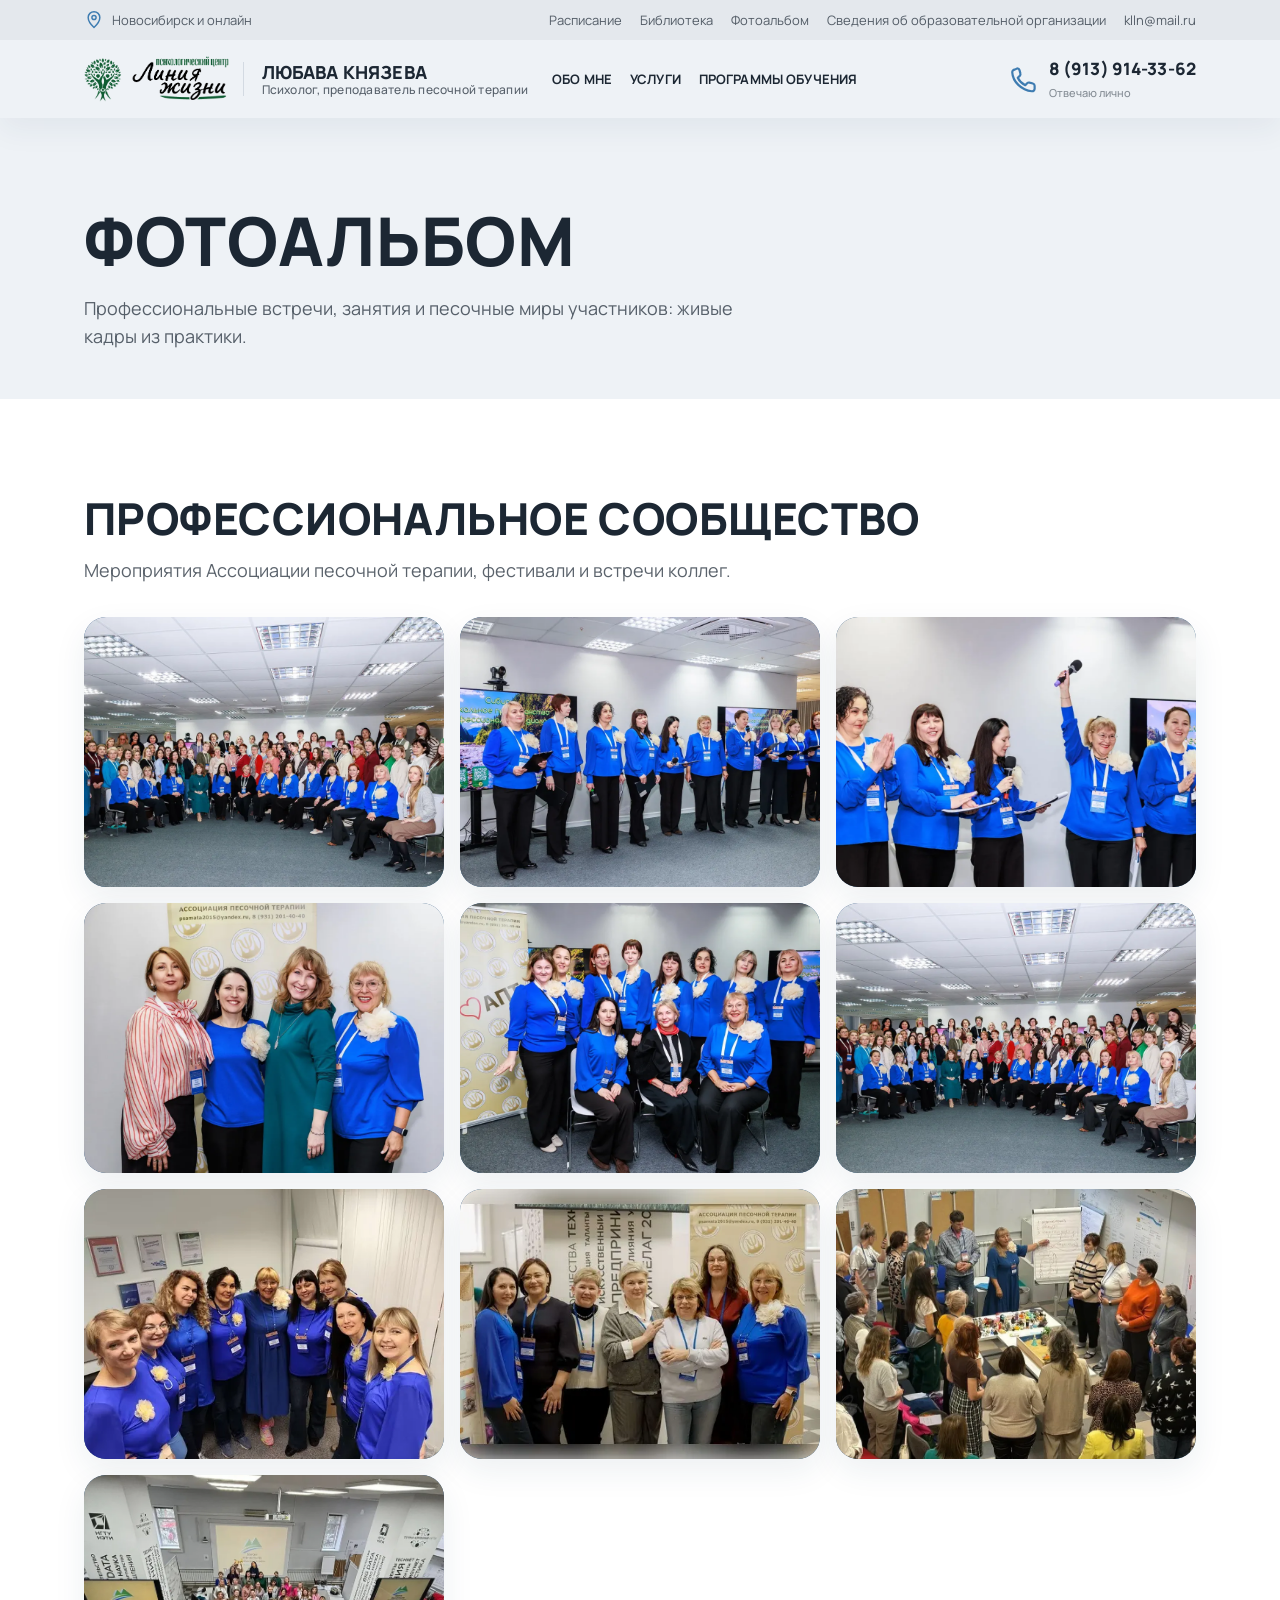
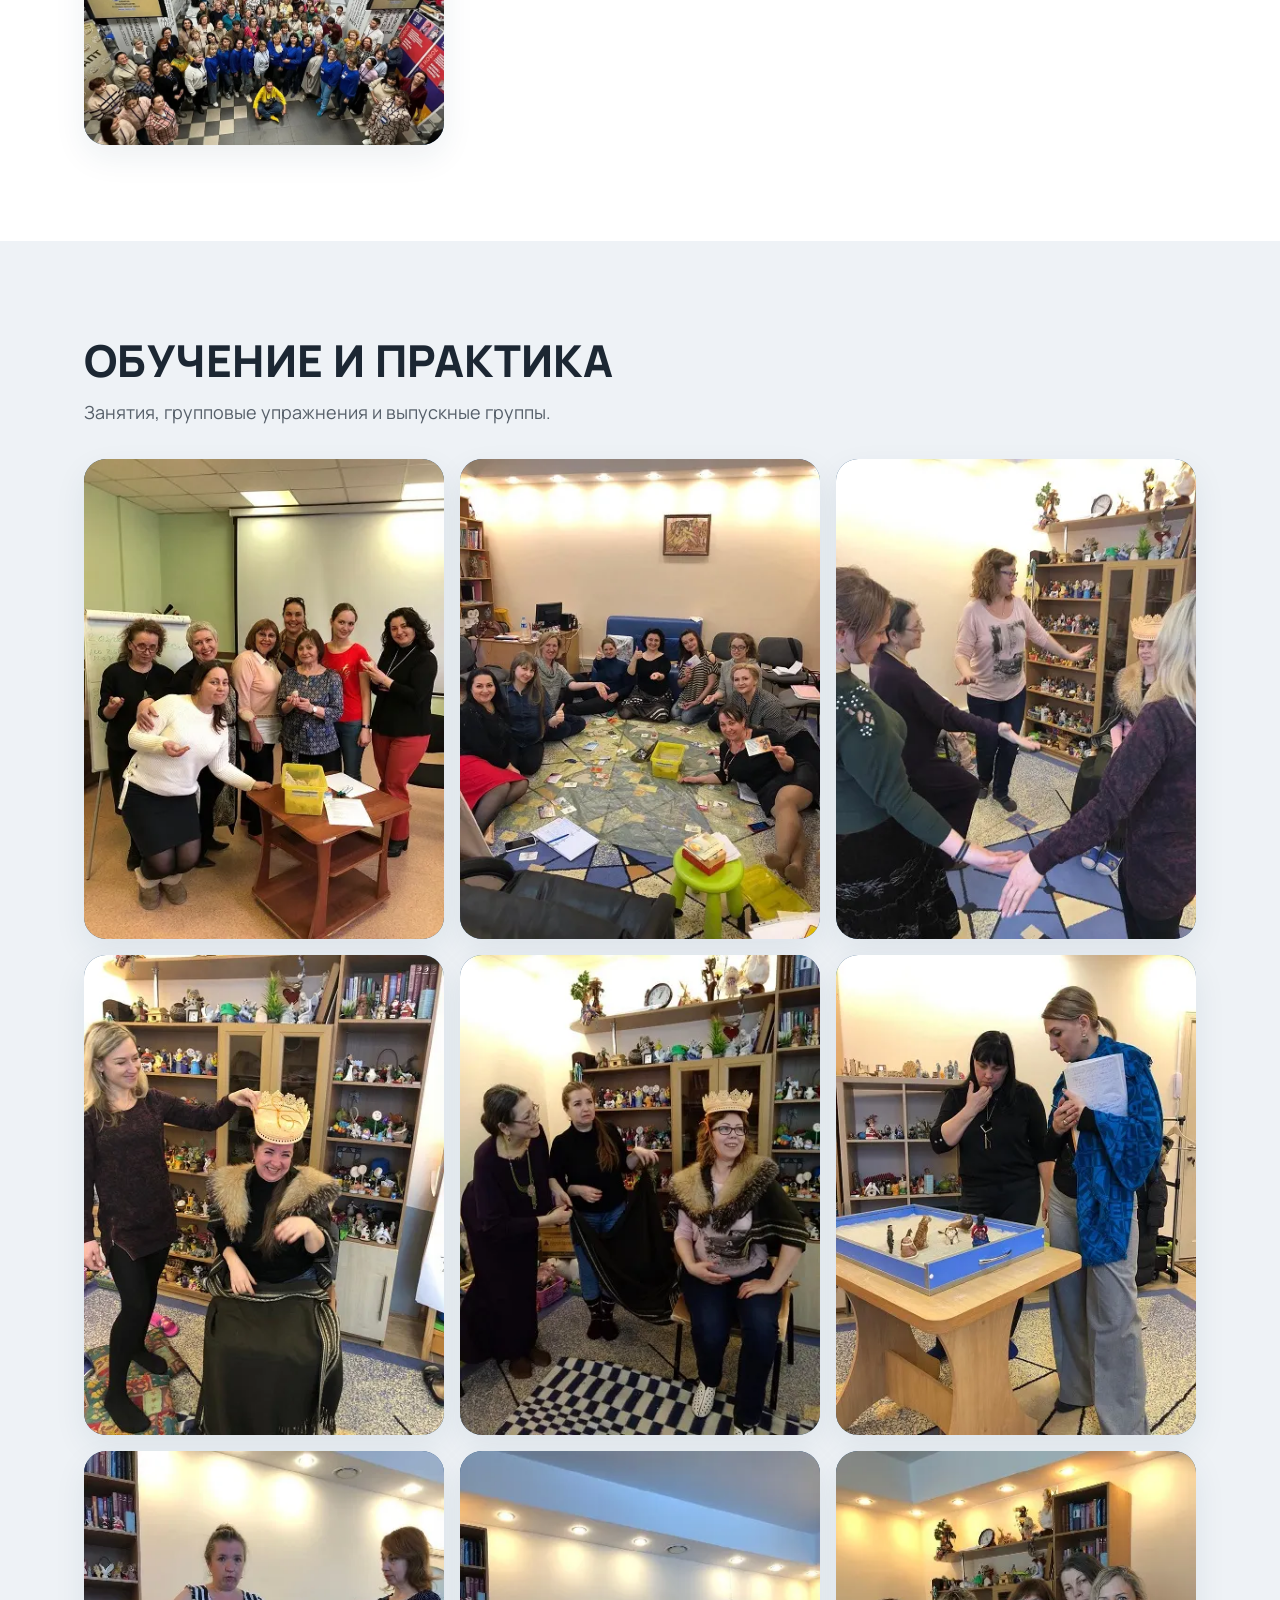
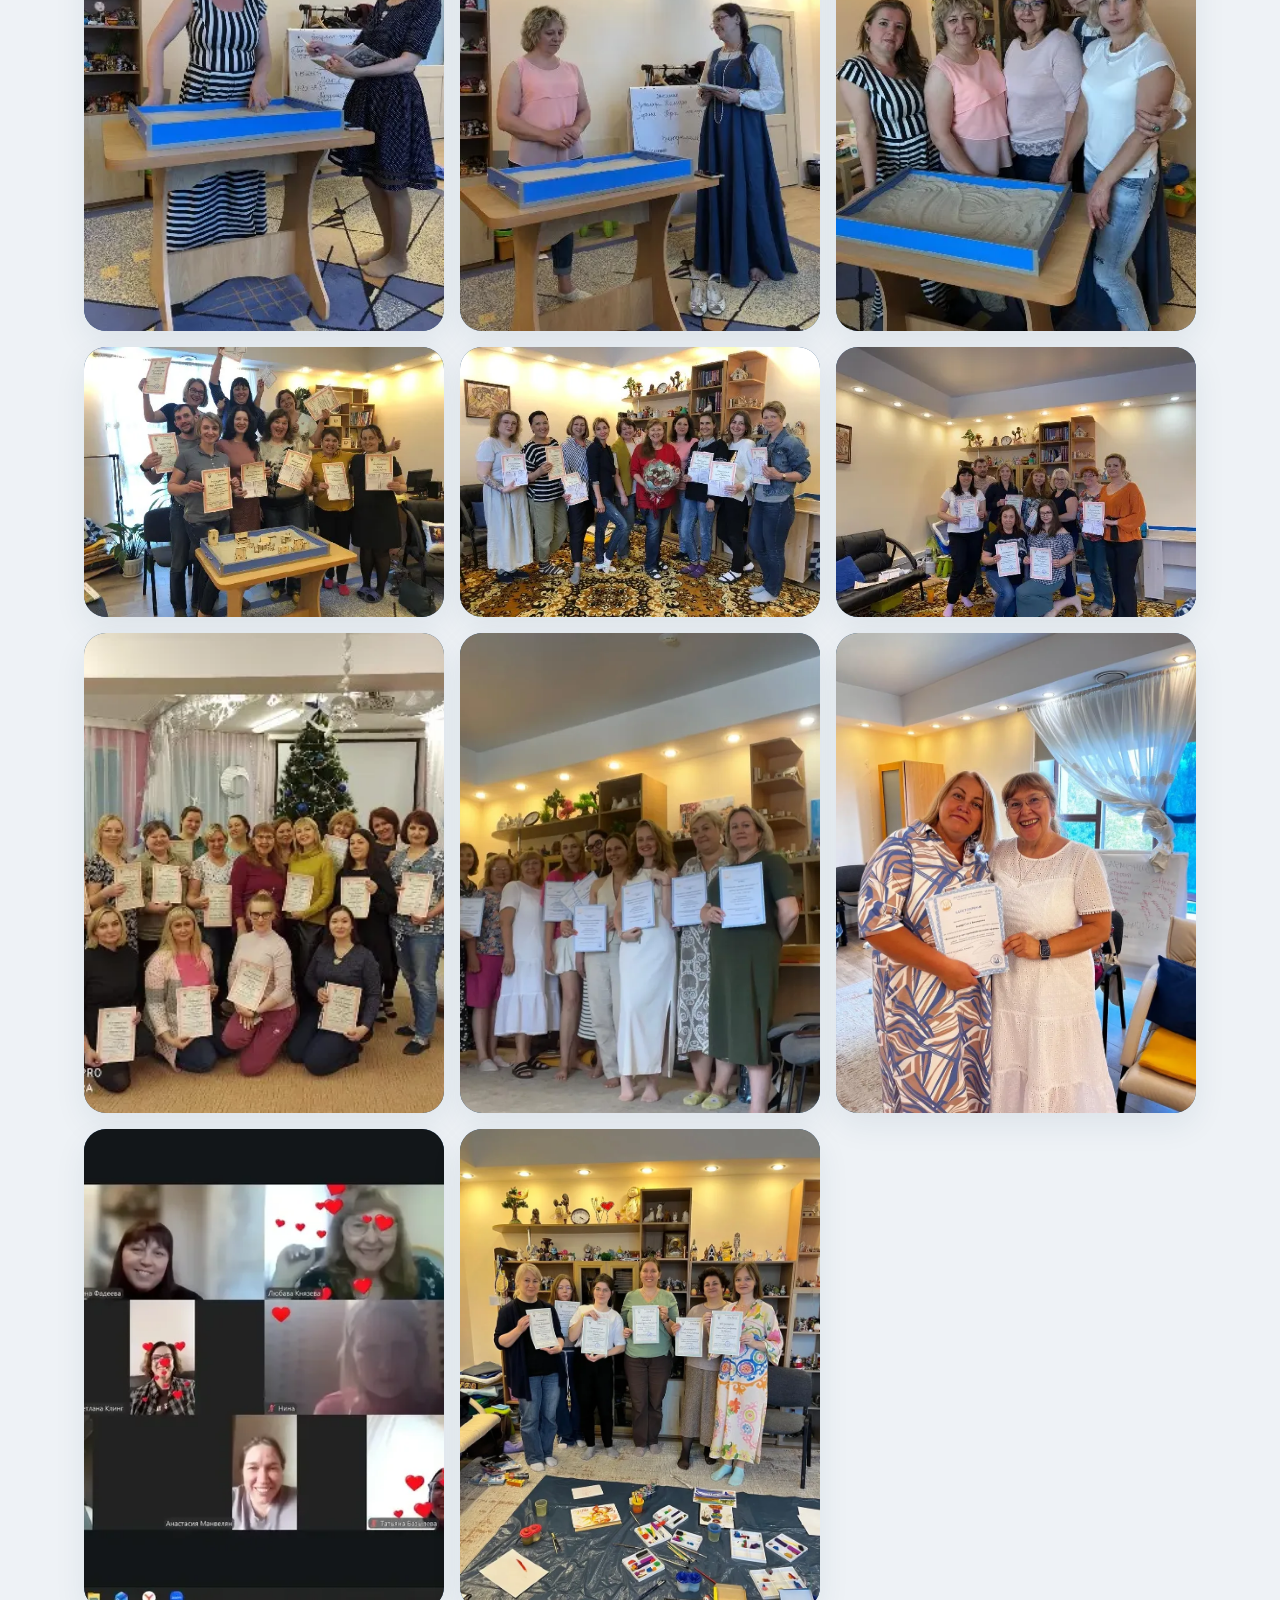
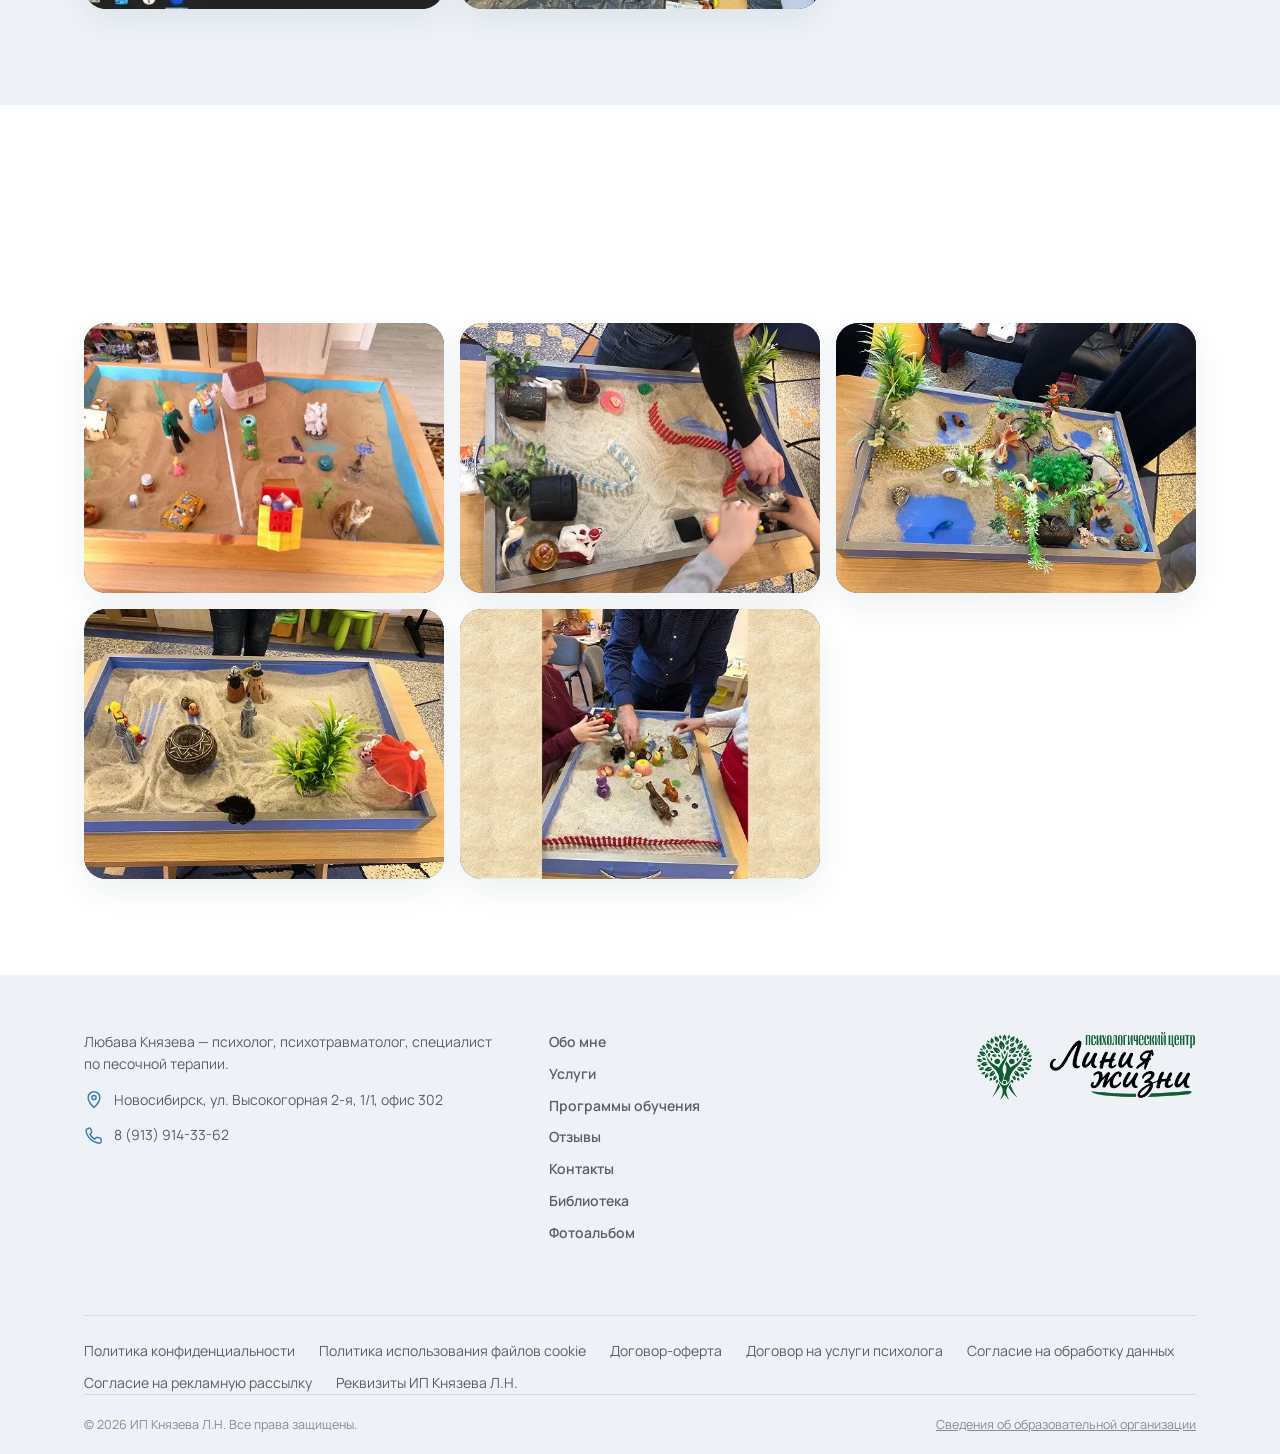
<file: fotoalbom.html>
<!doctype html>
<html lang="ru">
<head>
<meta charset="utf-8">
<meta name="viewport" content="width=device-width, initial-scale=1">
<link rel="icon" href="favicon.ico" sizes="any">
<link rel="icon" href="images/favicon-32.png" sizes="32x32" type="image/png">
<link rel="icon" href="images/favicon-192.png" sizes="192x192" type="image/png">
<link rel="apple-touch-icon" href="images/apple-touch-icon.png">
<title>Фотоальбом — Любава Князева</title>
<meta name="description" content="Фотографии с занятий, профессиональных встреч и песочных композиций.">
<meta property="og:type" content="website">
<meta property="og:site_name" content="Любава Князева — психолог">
<meta property="og:title" content="Фотоальбом — Любава Князева">
<meta property="og:description" content="Фотографии с занятий, профессиональных встреч и песочных композиций.">
<meta property="og:image" content="https://lyubava-knyazeva.ru/images/og-share.jpg">
<meta property="og:image:width" content="1200">
<meta property="og:image:height" content="630">
<meta property="og:url" content="https://lyubava-knyazeva.ru/fotoalbom.html">
<meta name="twitter:card" content="summary_large_image">
<meta name="twitter:title" content="Фотоальбом — Любава Князева">
<meta name="twitter:description" content="Фотографии с занятий, профессиональных встреч и песочных композиций.">
<meta name="twitter:image" content="https://lyubava-knyazeva.ru/images/og-share.jpg">
<link rel="preconnect" href="https://fonts.googleapis.com">
<link rel="preconnect" href="https://fonts.gstatic.com" crossorigin>
<link href="https://fonts.googleapis.com/css2?family=Manrope:wght@400;500;700;800&family=Lora:ital,wght@1,500;1,600&subset=cyrillic&display=swap" rel="stylesheet">
<link rel="stylesheet" href="styles.css?v=20261034">
</head>
<body>
<a class="skip-link" href="#main">Перейти к содержанию</a>

<header class="site-header is-solid">
  <div class="topbar">
    <div class="container">
      <span class="topbar-item"><svg class="icon icon-sm" viewBox="0 0 24 24" fill="none" stroke="currentColor" stroke-width="1.75" stroke-linecap="round" stroke-linejoin="round" aria-hidden="true"><path d="M12 21s7-6.5 7-12a7 7 0 1 0-14 0c0 5.5 7 12 7 12z"/><circle cx="12" cy="9" r="2.5"/></svg>Новосибирск и онлайн</span>
      <nav class="topbar-links" aria-label="Дополнительное меню">
        <a href="programmy-obucheniya.html#raspisanie">Расписание</a>
        <a href="biblioteka.html">Библиотека</a>
        <a href="fotoalbom.html">Фотоальбом</a>
        <a href="svedeniya-ob-obrazovatelnoy-organizacii.html">Сведения об образовательной организации</a>
        <a href="mailto:klln@mail.ru">klln@mail.ru</a>
      </nav>
    </div>
  </div>
  <div class="container">
    <div class="brand-group">
      <a class="header-logo" href="./" aria-label="Психологический центр «Линия жизни»"><img src="images/center-logo.webp" alt="Психологический центр «Линия жизни»" loading="lazy"></a>
      <a class="wordmark" href="obo-mne.html">
      <span class="name">Любава Князева</span>
      <span class="role">Психолог, преподаватель песочной терапии</span>
    </a>
    </div>
    <nav class="nav-links" id="nav-links">
      <a class="nav-mobile-logo" href="./"><img src="images/center-logo.webp" alt="Психологический центр «Линия жизни»" loading="lazy"></a>
      <a href="obo-mne.html">Обо мне</a>
      <a href="./#uslugi">Услуги</a>
      <a href="programmy-obucheniya.html">Программы обучения</a>
      <a href="./#otzyvy" class="nav-desktop-hide">Отзывы</a>
      <a href="kontakty.html" class="nav-desktop-hide">Контакты</a>
      <div class="nav-more">
        <span class="nav-more-title">Ещё на сайте</span>
        <a href="programmy-obucheniya.html#raspisanie">Расписание</a>
        <a href="biblioteka.html">Библиотека</a>
        <a href="fotoalbom.html">Фотоальбом</a>
        <a href="svedeniya-ob-obrazovatelnoy-organizacii.html">Сведения об образовательной организации</a>
      </div>
      <a class="nav-phone" href="tel:+79139143362"><svg class="icon nav-phone-icon" viewBox="0 0 24 24" fill="none" stroke="currentColor" stroke-width="1.75" stroke-linecap="round" stroke-linejoin="round" aria-hidden="true"><path d="M6.6 3.5c.8 0 1.6.6 1.8 1.4l.7 2.6a2 2 0 0 1-.5 2L7 11a13 13 0 0 0 6 6l1.5-1.6a2 2 0 0 1 2-.5l2.6.7c.8.2 1.4 1 1.4 1.8v2.4c0 1.2-1 2.1-2.2 2C9.9 21 3 14.1 2.6 6.7c-.1-1.2.8-2.2 2-2.2z"/></svg><span class="nav-phone-text"><span class="nav-phone-num">8 (913) 914-33-62</span><span class="nav-phone-caption">Отвечаю лично</span></span></a>
      <a class="btn btn-primary nav-cta" href="./#zapis">Записаться</a>
    </nav>
    <button class="burger" aria-label="Открыть меню" aria-expanded="false"><span></span></button>
  </div>
</header>

<main id="main">
  <section class="page-hero bg-paper"><div class="container"><h1>Фотоальбом</h1><p class="lede">Профессиональные встречи, занятия и песочные миры участников: живые кадры из практики.</p></div></section>
  <section class="bg-paper-2"><div class="container">
      <div class="gallery-head"><h2>Профессиональное сообщество</h2><p class="section-lede">Мероприятия Ассоциации песочной терапии, фестивали и встречи коллег.</p></div>
      <div class="photo-gallery photo-gallery--3">
        <figure class="photo-tile" style="--ar:4/3"><img src="images/album/community-1.webp" alt="Участники профессионального мероприятия Ассоциации песочной терапии" loading="lazy"></figure>
        <figure class="photo-tile" style="--ar:4/3"><img src="images/album/community-2.webp" alt="Команда Ассоциации песочной терапии" loading="lazy"></figure>
        <figure class="photo-tile" style="--ar:4/3"><img src="images/album/community-3.webp" alt="Выступление участников Сибирского фестиваля" loading="lazy"></figure>
        <figure class="photo-tile" style="--ar:4/3"><img src="images/album/community-4.webp" alt="Любава с коллегами на мероприятии" loading="lazy"></figure>
        <figure class="photo-tile" style="--ar:4/3"><img src="images/album/community-5.webp" alt="Команда АПТ у баннера «Я люблю АПТ»" loading="lazy"></figure>
        <figure class="photo-tile" style="--ar:4/3"><img src="images/album/community-6.webp" alt="Общее фото участников мероприятия" loading="lazy"></figure>
        <figure class="photo-tile" style="--ar:4/3"><img src="images/album/community-7.webp" alt="Коллеги на профессиональной встрече" loading="lazy"></figure>
        <figure class="photo-tile" style="--ar:4/3"><img src="images/album/community-8.webp" alt="Участники встречи специалистов" loading="lazy"></figure>
        <figure class="photo-tile" style="--ar:4/3"><img src="images/album/community-9.webp" alt="Разбор случая в группе на фестивале в Новосибирске" loading="lazy"></figure>
        <figure class="photo-tile" style="--ar:4/3"><img src="images/album/community-10.webp" alt="Участники фестиваля песочной терапии в Новосибирске, 2024" loading="lazy"></figure>
      </div>
  </div></section>
  <section class="bg-paper"><div class="container">
      <div class="gallery-head"><h2>Обучение и практика</h2><p class="section-lede">Занятия, групповые упражнения и выпускные группы.</p></div>
      <div class="photo-gallery photo-gallery--3">
        <figure class="photo-tile" style="--ar:3/4"><img src="images/album/class-1.webp" alt="Занятие по песочной терапии" loading="lazy"></figure>
        <figure class="photo-tile" style="--ar:3/4"><img src="images/album/class-2.webp" alt="Занятие по песочной терапии" loading="lazy"></figure>
        <figure class="photo-tile" style="--ar:3/4"><img src="images/album/class-3.webp" alt="Занятие по песочной терапии" loading="lazy"></figure>
        <figure class="photo-tile" style="--ar:3/4"><img src="images/album/class-4.webp" alt="Занятие по песочной терапии" loading="lazy"></figure>
        <figure class="photo-tile" style="--ar:3/4"><img src="images/album/class-5.webp" alt="Занятие по песочной терапии" loading="lazy"></figure>
        <figure class="photo-tile" style="--ar:3/4"><img src="images/album/class-6.webp" alt="Занятие по песочной терапии" loading="lazy"></figure>
        <figure class="photo-tile" style="--ar:3/4"><img src="images/album/class-7.webp" alt="Занятие по песочной терапии" loading="lazy"></figure>
        <figure class="photo-tile" style="--ar:3/4"><img src="images/album/class-8.webp" alt="Занятие по песочной терапии" loading="lazy"></figure>
        <figure class="photo-tile" style="--ar:3/4"><img src="images/album/class-9.webp" alt="Занятие по песочной терапии" loading="lazy"></figure>
        <figure class="photo-tile" style="--ar:4/3"><img src="images/album/class-10.webp" alt="Занятие по песочной терапии" loading="lazy"></figure>
        <figure class="photo-tile" style="--ar:4/3"><img src="images/album/class-11.webp" alt="Занятие по песочной терапии" loading="lazy"></figure>
        <figure class="photo-tile" style="--ar:4/3"><img src="images/album/class-12.webp" alt="Занятие по песочной терапии" loading="lazy"></figure>
        <figure class="photo-tile" style="--ar:4/3"><img src="images/album/class-13.webp" alt="Занятие по песочной терапии" loading="lazy"></figure>
        <figure class="photo-tile" style="--ar:4/3"><img src="images/album/class-14.webp" alt="Выпускная группа с сертификатами" loading="lazy"></figure>
        <figure class="photo-tile" style="--ar:3/4"><img src="images/album/class-15.webp" alt="Вручение сертификата после обучения" loading="lazy"></figure>
        <figure class="photo-tile" style="--ar:16/9"><img src="images/album/class-16.webp" alt="Онлайн-занятие с группой" loading="lazy"></figure>
        <figure class="photo-tile" style="--ar:3/4"><img src="images/album/class-17.webp" alt="Выпускная группа с сертификатами после творческого занятия" loading="lazy"></figure>
      </div>
  </div></section>
  <section class="bg-paper-2"><div class="container">
      <div class="gallery-head"><h2>Песочные миры</h2><p class="section-lede">Композиции, которые участники создают в песочнице.</p></div>
      <div class="photo-gallery photo-gallery--3">
        <figure class="photo-tile" style="--ar:4/3"><img src="images/album/tray-1.webp" alt="Песочница с фигурками, созданная во время занятия" loading="lazy"></figure>
        <figure class="photo-tile" style="--ar:4/3"><img src="images/album/tray-2.webp" alt="Песочница с фигурками, созданная во время занятия" loading="lazy"></figure>
        <figure class="photo-tile" style="--ar:4/3"><img src="images/album/tray-3.webp" alt="Песочница с фигурками, созданная во время занятия" loading="lazy"></figure>
        <figure class="photo-tile" style="--ar:4/3"><img src="images/album/tray-4.webp" alt="Песочница с фигурками, созданная во время занятия" loading="lazy"></figure>
        <figure class="photo-tile" style="--ar:4/3"><img src="images/album/tray-5.webp" alt="Песочница с фигурками, созданная во время занятия" loading="lazy"></figure>
      </div>
  </div></section>
</main>

<footer class="site-footer">
  <div class="container">
    <div class="footer-grid">
      <div>
        <p>Любава Князева — психолог, психотравматолог, специалист по песочной терапии.</p>
        <p class="footer-contact-row"><svg class="icon icon-sm" viewBox="0 0 24 24" fill="none" stroke="currentColor" stroke-width="1.75" stroke-linecap="round" stroke-linejoin="round" aria-hidden="true"><path d="M12 21s7-6.5 7-12a7 7 0 1 0-14 0c0 5.5 7 12 7 12z"/><circle cx="12" cy="9" r="2.5"/></svg><span>Новосибирск, ул. Высокогорная 2-я, 1/1, офис 302</span></p>
        <p class="footer-contact-row"><svg class="icon icon-sm" viewBox="0 0 24 24" fill="none" stroke="currentColor" stroke-width="1.75" stroke-linecap="round" stroke-linejoin="round" aria-hidden="true"><path d="M6.6 3.5c.8 0 1.6.6 1.8 1.4l.7 2.6a2 2 0 0 1-.5 2L7 11a13 13 0 0 0 6 6l1.5-1.6a2 2 0 0 1 2-.5l2.6.7c.8.2 1.4 1 1.4 1.8v2.4c0 1.2-1 2.1-2.2 2C9.9 21 3 14.1 2.6 6.7c-.1-1.2.8-2.2 2-2.2z"/></svg><a href="tel:+79139143362">8 (913) 914-33-62</a></p>
      </div>
      <nav class="footer-nav">
        <a href="obo-mne.html">Обо мне</a>
        <a href="./#uslugi">Услуги</a>
        <a href="programmy-obucheniya.html">Программы обучения</a>
        <a href="./#otzyvy">Отзывы</a>
        <a href="kontakty.html">Контакты</a>
        <a href="biblioteka.html">Библиотека</a>
        <a href="fotoalbom.html">Фотоальбом</a>
      </nav>
      <div class="footer-logo"><a href="obo-mne.html"><img src="images/center-logo.webp" alt="Психологический центр «Линия жизни»" loading="lazy"></a></div>
    </div>
    <div class="footer-legal"><a href="politika-konfidencialnosti.html">Политика конфиденциальности</a><a href="politika-cookie.html">Политика использования файлов cookie</a><a href="dogovor-oferta.html">Договор-оферта</a><a href="dogovor-uslugi-psihologa.html">Договор на услуги психолога</a><a href="soglasie-obrabotka-dannyh.html">Согласие на обработку данных</a><a href="soglasie-reklamnaya-rassylka.html">Согласие на рекламную рассылку</a><a href="rekvizity.html">Реквизиты ИП Князева Л.Н.</a></div>
    <div class="footer-bottom">
      <span>© 2026 ИП Князева Л.Н. Все права защищены.</span>
      <a href="svedeniya-ob-obrazovatelnoy-organizacii.html">Сведения об образовательной организации</a>
    </div>
  </div>
</footer>

<script src="script.js?v=20261034"></script>
</body>
</html>
</file>
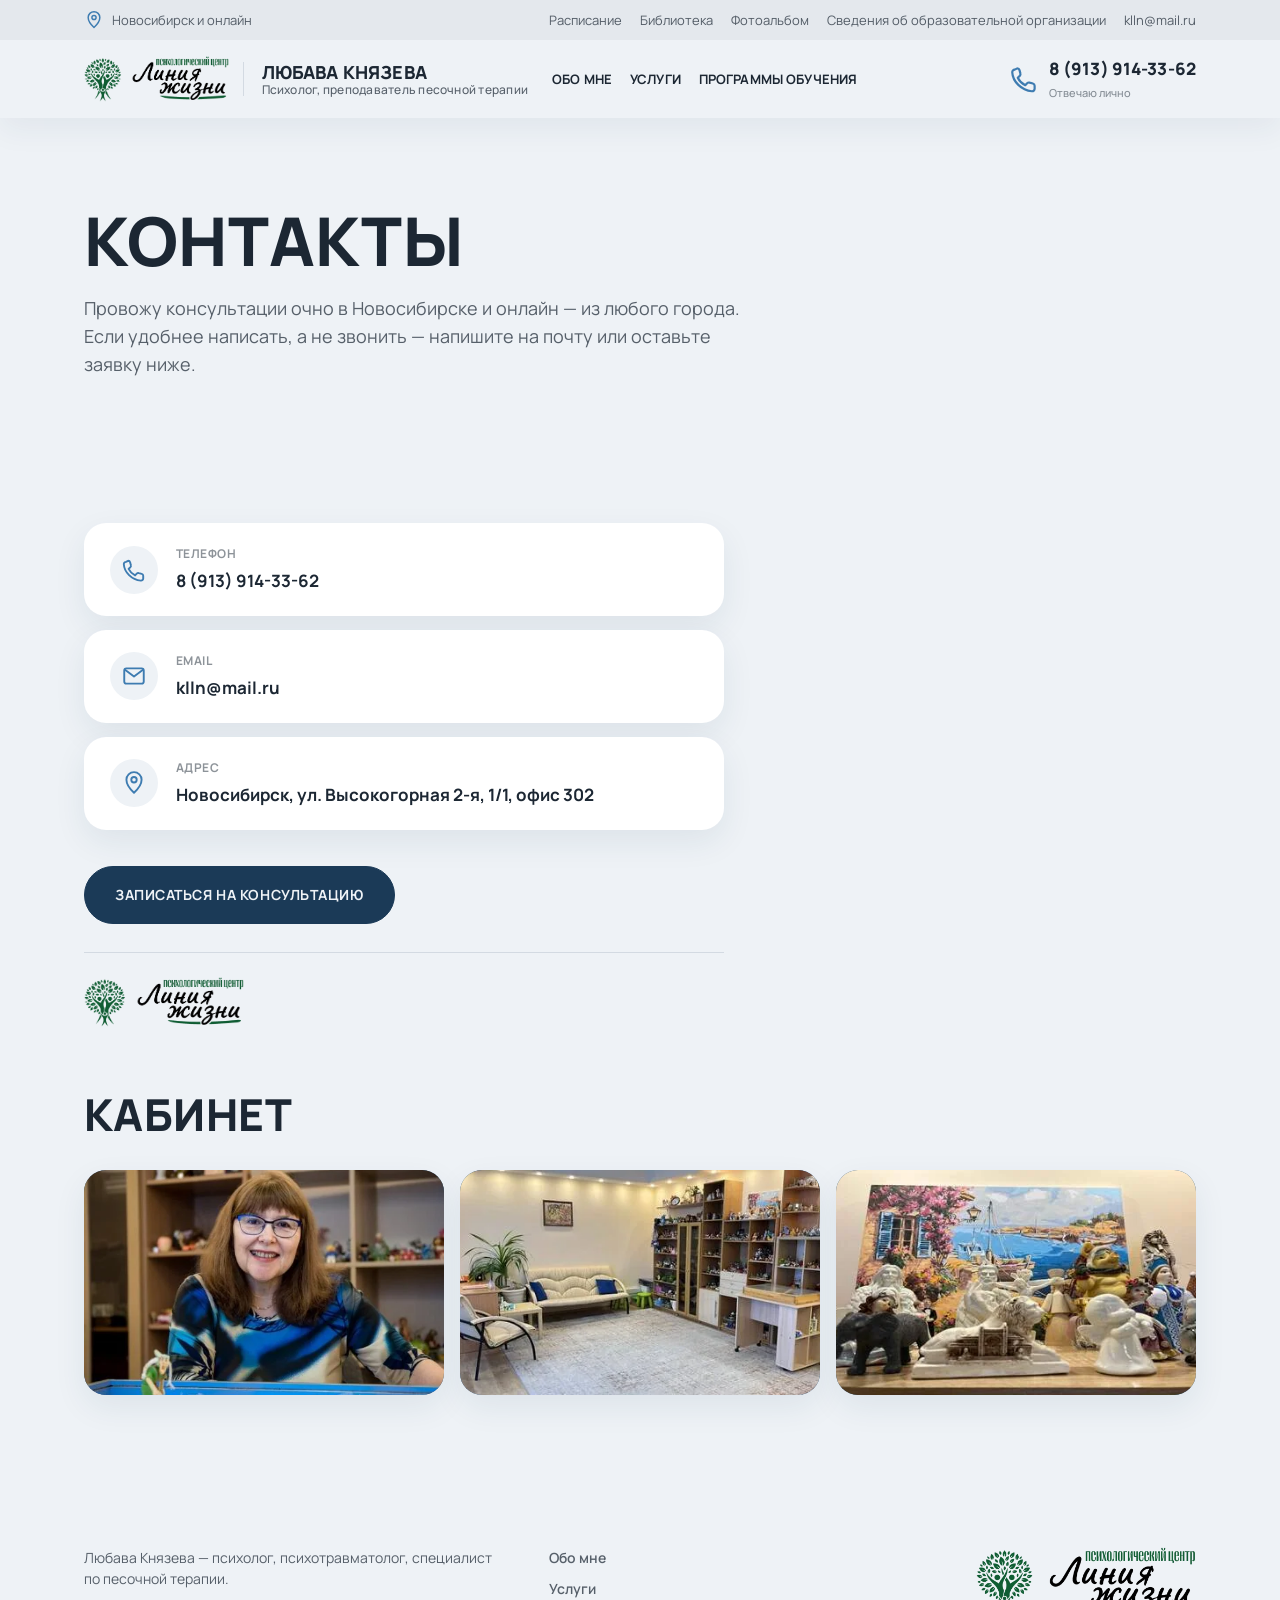
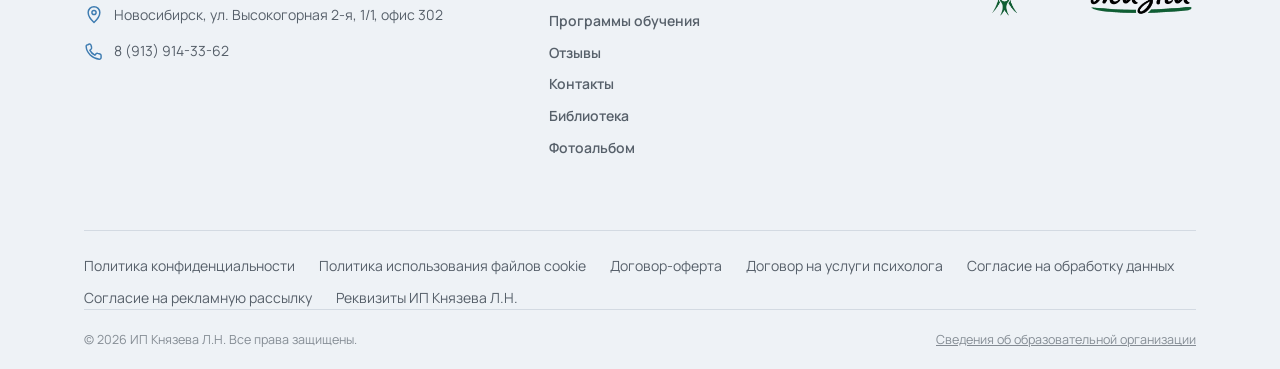
<file: kontakty.html>
<!doctype html>
<html lang="ru">
<head>
<meta charset="utf-8">
<meta name="viewport" content="width=device-width, initial-scale=1">
<link rel="icon" href="favicon.ico" sizes="any">
<link rel="icon" href="images/favicon-32.png" sizes="32x32" type="image/png">
<link rel="icon" href="images/favicon-192.png" sizes="192x192" type="image/png">
<link rel="apple-touch-icon" href="images/apple-touch-icon.png">
<title>Контакты — психолог Любава Князева, Новосибирск</title>
<meta name="description" content="Контакты психолога Любавы Князевой: телефон, почта, адрес в Новосибирске. Консультации очно и онлайн из любого города.">
<meta property="og:type" content="website">
<meta property="og:site_name" content="Любава Князева — психолог">
<meta property="og:title" content="Контакты — психолог Любава Князева, Новосибирск">
<meta property="og:description" content="Контакты психолога Любавы Князевой: телефон, почта, адрес в Новосибирске. Консультации очно и онлайн из любого города.">
<meta property="og:image" content="https://lyubava-knyazeva.ru/images/og-share.jpg">
<meta property="og:image:width" content="1200">
<meta property="og:image:height" content="630">
<meta property="og:url" content="https://lyubava-knyazeva.ru/kontakty.html">
<meta name="twitter:card" content="summary_large_image">
<meta name="twitter:title" content="Контакты — психолог Любава Князева, Новосибирск">
<meta name="twitter:description" content="Контакты психолога Любавы Князевой: телефон, почта, адрес в Новосибирске. Консультации очно и онлайн из любого города.">
<meta name="twitter:image" content="https://lyubava-knyazeva.ru/images/og-share.jpg">
<link rel="preconnect" href="https://fonts.googleapis.com">
<link rel="preconnect" href="https://fonts.gstatic.com" crossorigin>
<link href="https://fonts.googleapis.com/css2?family=Manrope:wght@400;500;700;800&family=Lora:ital,wght@1,500;1,600&subset=cyrillic&display=swap" rel="stylesheet">
<link rel="stylesheet" href="styles.css?v=20261034">
</head>
<body>
<a class="skip-link" href="#main">Перейти к содержанию</a>

<header class="site-header is-solid">
  <div class="topbar">
    <div class="container">
      <span class="topbar-item"><svg class="icon icon-sm" viewBox="0 0 24 24" fill="none" stroke="currentColor" stroke-width="1.75" stroke-linecap="round" stroke-linejoin="round" aria-hidden="true"><path d="M12 21s7-6.5 7-12a7 7 0 1 0-14 0c0 5.5 7 12 7 12z"/><circle cx="12" cy="9" r="2.5"/></svg>Новосибирск и онлайн</span>
      <nav class="topbar-links" aria-label="Дополнительное меню">
        <a href="programmy-obucheniya.html#raspisanie">Расписание</a>
        <a href="biblioteka.html">Библиотека</a>
        <a href="fotoalbom.html">Фотоальбом</a>
        <a href="svedeniya-ob-obrazovatelnoy-organizacii.html">Сведения об образовательной организации</a>
        <a href="mailto:klln@mail.ru">klln@mail.ru</a>
      </nav>
    </div>
  </div>
  <div class="container">
    <div class="brand-group">
      <a class="header-logo" href="./" aria-label="Психологический центр «Линия жизни»"><img src="images/center-logo.webp" alt="Психологический центр «Линия жизни»" loading="lazy"></a>
      <a class="wordmark" href="obo-mne.html">
      <span class="name">Любава Князева</span>
      <span class="role">Психолог, преподаватель песочной терапии</span>
    </a>
    </div>
    <nav class="nav-links" id="nav-links">
      <a class="nav-mobile-logo" href="./"><img src="images/center-logo.webp" alt="Психологический центр «Линия жизни»" loading="lazy"></a>
      <a href="obo-mne.html">Обо мне</a>
      <a href="./#uslugi">Услуги</a>
      <a href="programmy-obucheniya.html">Программы обучения</a>
      <a href="./#otzyvy" class="nav-desktop-hide">Отзывы</a>
      <a href="kontakty.html" class="nav-desktop-hide">Контакты</a>
      <div class="nav-more">
        <span class="nav-more-title">Ещё на сайте</span>
        <a href="programmy-obucheniya.html#raspisanie">Расписание</a>
        <a href="biblioteka.html">Библиотека</a>
        <a href="fotoalbom.html">Фотоальбом</a>
        <a href="svedeniya-ob-obrazovatelnoy-organizacii.html">Сведения об образовательной организации</a>
      </div>
      <a class="nav-phone" href="tel:+79139143362"><svg class="icon nav-phone-icon" viewBox="0 0 24 24" fill="none" stroke="currentColor" stroke-width="1.75" stroke-linecap="round" stroke-linejoin="round" aria-hidden="true"><path d="M6.6 3.5c.8 0 1.6.6 1.8 1.4l.7 2.6a2 2 0 0 1-.5 2L7 11a13 13 0 0 0 6 6l1.5-1.6a2 2 0 0 1 2-.5l2.6.7c.8.2 1.4 1 1.4 1.8v2.4c0 1.2-1 2.1-2.2 2C9.9 21 3 14.1 2.6 6.7c-.1-1.2.8-2.2 2-2.2z"/></svg><span class="nav-phone-text"><span class="nav-phone-num">8 (913) 914-33-62</span><span class="nav-phone-caption">Отвечаю лично</span></span></a>
      <a class="btn btn-primary nav-cta" href="./#zapis">Записаться</a>
    </nav>
    <button class="burger" aria-label="Открыть меню" aria-expanded="false"><span></span></button>
  </div>
</header>

<main id="main">

  <section class="page-hero bg-paper">
    <div class="container">
      <h1>Контакты</h1>
      <p class="lede">Провожу консультации очно в Новосибирске и онлайн — из любого города. Если удобнее написать, а не звонить — напишите на почту или оставьте заявку ниже.</p>
    </div>
  </section>

  <section class="bg-paper">
    <div class="container">
      <div class="contacts-wrap">
        <div class="contacts-list">
          <a class="contact-card" href="tel:+79139143362">
            <span class="contact-card-icon"><svg class="icon" viewBox="0 0 24 24" fill="none" stroke="currentColor" stroke-width="1.75" stroke-linecap="round" stroke-linejoin="round" aria-hidden="true"><path d="M6.6 3.5c.8 0 1.6.6 1.8 1.4l.7 2.6a2 2 0 0 1-.5 2L7 11a13 13 0 0 0 6 6l1.5-1.6a2 2 0 0 1 2-.5l2.6.7c.8.2 1.4 1 1.4 1.8v2.4c0 1.2-1 2.1-2.2 2C9.9 21 3 14.1 2.6 6.7c-.1-1.2.8-2.2 2-2.2z"/></svg></span>
            <span>
              <span class="contact-card-label">Телефон</span>
              <span class="contact-card-value">8 (913) 914-33-62</span>
            </span>
          </a>
          <a class="contact-card" href="mailto:klln@mail.ru">
            <span class="contact-card-icon"><svg class="icon" viewBox="0 0 24 24" fill="none" stroke="currentColor" stroke-width="1.75" stroke-linecap="round" stroke-linejoin="round" aria-hidden="true"><rect x="3" y="5" width="18" height="14" rx="2"/><path d="m4 6.5 8 6 8-6"/></svg></span>
            <span>
              <span class="contact-card-label">Email</span>
              <span class="contact-card-value">klln@mail.ru</span>
            </span>
          </a>
          <div class="contact-card contact-card-static">
            <span class="contact-card-icon"><svg class="icon" viewBox="0 0 24 24" fill="none" stroke="currentColor" stroke-width="1.75" stroke-linecap="round" stroke-linejoin="round" aria-hidden="true"><path d="M12 21s7-6.5 7-12a7 7 0 1 0-14 0c0 5.5 7 12 7 12z"/><circle cx="12" cy="9" r="2.5"/></svg></span>
            <span>
              <span class="contact-card-label">Адрес</span>
              <span class="contact-card-value">Новосибирск, ул. Высокогорная 2-я, 1/1, офис 302</span>
            </span>
          </div>
        </div>
        <a class="btn btn-primary contacts-cta" href="./#zapis">Записаться на консультацию</a>
        <div class="center-brand">
          <img src="images/center-logo.webp" alt="Психологический центр «Линия жизни»" loading="lazy">
        </div>
      </div>
      <div class="gallery-head" style="margin-top:64px"><h2>Кабинет</h2></div>
      <div class="photo-gallery photo-gallery--3">
        <figure class="photo-tile" style="--ar:16/10"><img src="images/cabinet-lyubava.webp" alt="Любава Князева в кабинете рядом с песочницей" loading="lazy"></figure>
        <figure class="photo-tile" style="--ar:16/10"><img src="images/cabinet-1.webp" alt="Кабинет психолога" loading="lazy"></figure>
        <figure class="photo-tile" style="--ar:16/10"><img src="images/cabinet-figures.webp" alt="Фигурки для песочной терапии" loading="lazy"></figure>
      </div>
    </div>
  </section>

</main>

<footer class="site-footer">
  <div class="container">
    <div class="footer-grid">
      <div>
        <p>Любава Князева — психолог, психотравматолог, специалист по песочной терапии.</p>
        <p class="footer-contact-row"><svg class="icon icon-sm" viewBox="0 0 24 24" fill="none" stroke="currentColor" stroke-width="1.75" stroke-linecap="round" stroke-linejoin="round" aria-hidden="true"><path d="M12 21s7-6.5 7-12a7 7 0 1 0-14 0c0 5.5 7 12 7 12z"/><circle cx="12" cy="9" r="2.5"/></svg><span>Новосибирск, ул. Высокогорная 2-я, 1/1, офис 302</span></p>
        <p class="footer-contact-row"><svg class="icon icon-sm" viewBox="0 0 24 24" fill="none" stroke="currentColor" stroke-width="1.75" stroke-linecap="round" stroke-linejoin="round" aria-hidden="true"><path d="M6.6 3.5c.8 0 1.6.6 1.8 1.4l.7 2.6a2 2 0 0 1-.5 2L7 11a13 13 0 0 0 6 6l1.5-1.6a2 2 0 0 1 2-.5l2.6.7c.8.2 1.4 1 1.4 1.8v2.4c0 1.2-1 2.1-2.2 2C9.9 21 3 14.1 2.6 6.7c-.1-1.2.8-2.2 2-2.2z"/></svg><a href="tel:+79139143362">8 (913) 914-33-62</a></p>
      </div>
      <nav class="footer-nav">
        <a href="obo-mne.html">Обо мне</a>
        <a href="./#uslugi">Услуги</a>
        <a href="programmy-obucheniya.html">Программы обучения</a>
        <a href="./#otzyvy">Отзывы</a>
        <a href="kontakty.html">Контакты</a>
        <a href="biblioteka.html">Библиотека</a>
        <a href="fotoalbom.html">Фотоальбом</a>
      </nav>
      <div class="footer-logo"><a href="obo-mne.html"><img src="images/center-logo.webp" alt="Психологический центр «Линия жизни»" loading="lazy"></a></div>
    </div>
    <div class="footer-legal"><a href="politika-konfidencialnosti.html">Политика конфиденциальности</a><a href="politika-cookie.html">Политика использования файлов cookie</a><a href="dogovor-oferta.html">Договор-оферта</a><a href="dogovor-uslugi-psihologa.html">Договор на услуги психолога</a><a href="soglasie-obrabotka-dannyh.html">Согласие на обработку данных</a><a href="soglasie-reklamnaya-rassylka.html">Согласие на рекламную рассылку</a><a href="rekvizity.html">Реквизиты ИП Князева Л.Н.</a></div>
    <div class="footer-bottom">
      <span>© 2026 ИП Князева Л.Н. Все права защищены.</span>
      <a href="svedeniya-ob-obrazovatelnoy-organizacii.html">Сведения об образовательной организации</a>
    </div>
  </div>
</footer>

<script src="script.js?v=20261034"></script>
</body>
</html>
</file>
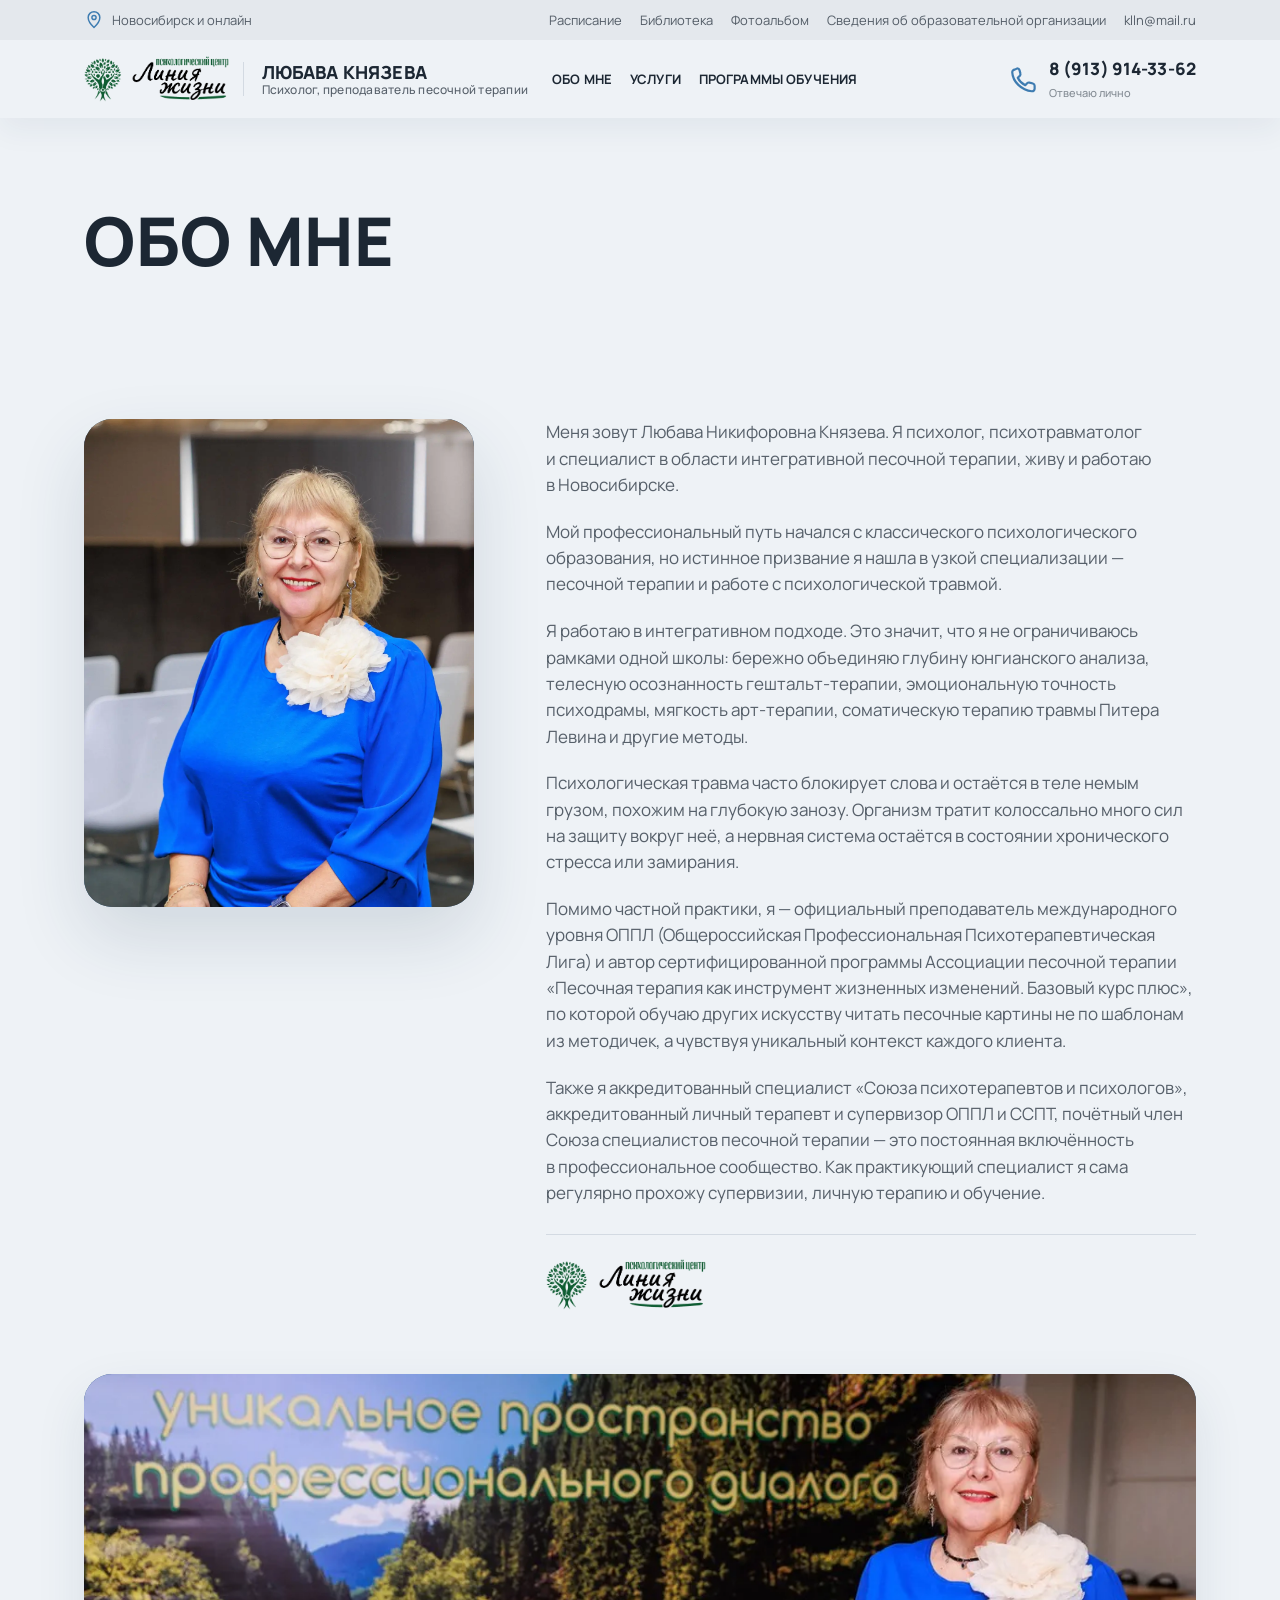
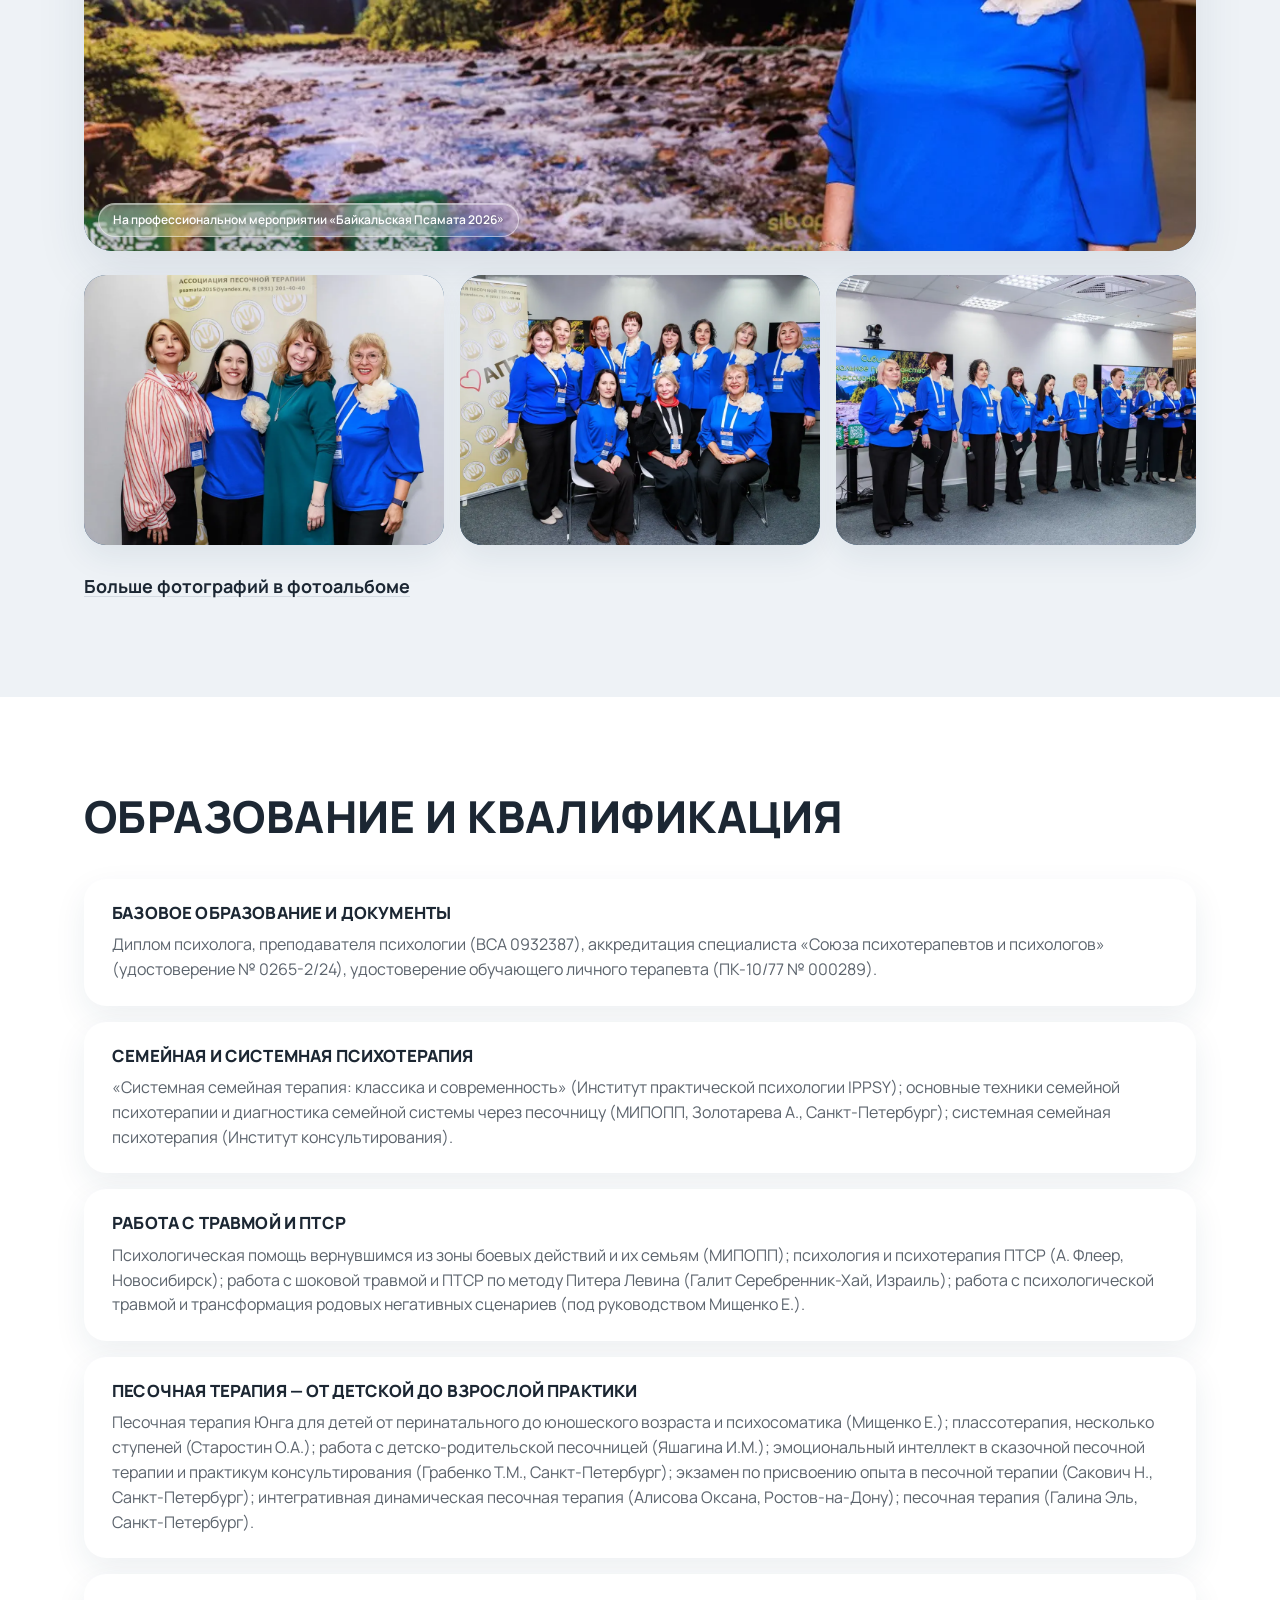
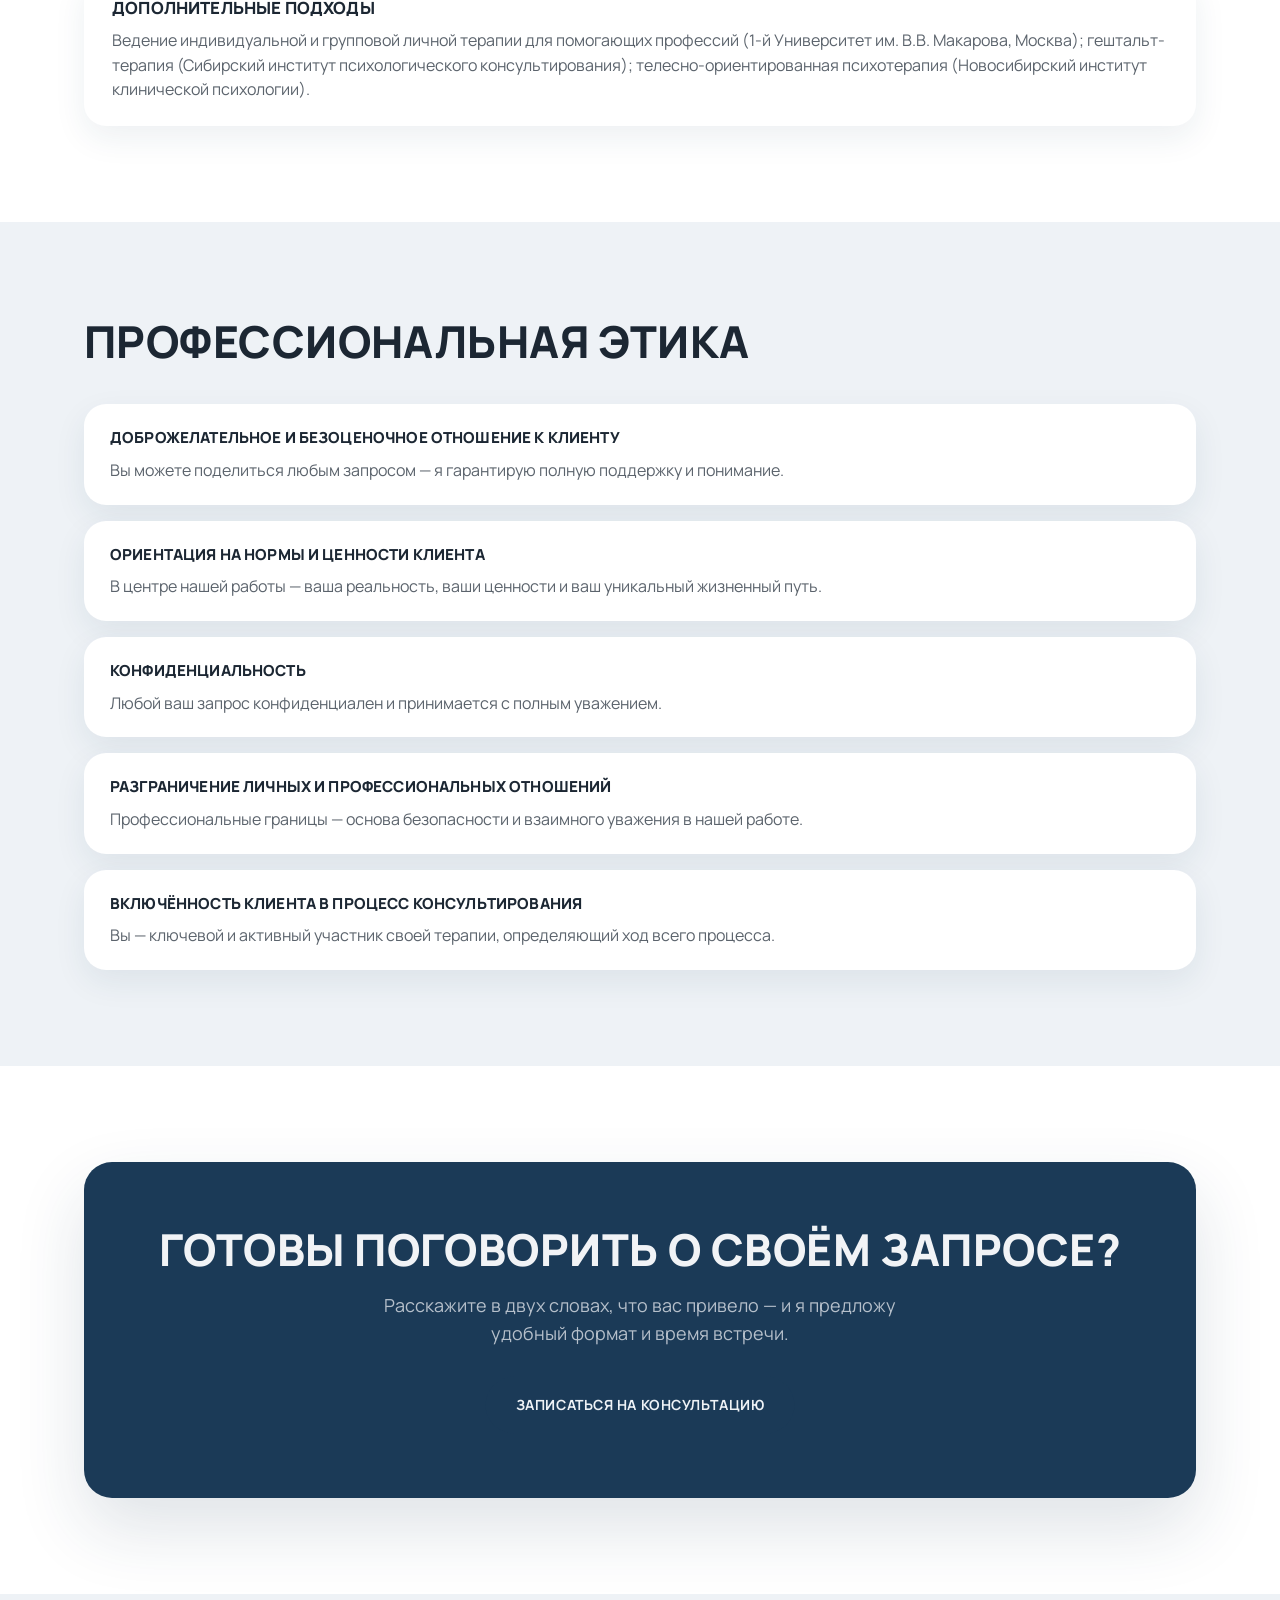
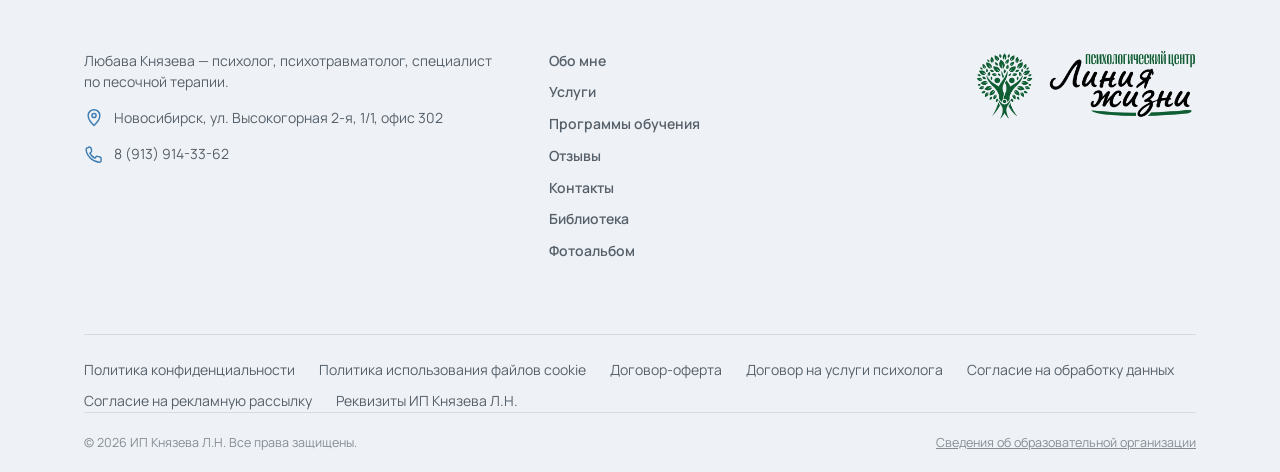
<file: obo-mne.html>
<!doctype html>
<html lang="ru">
<head>
<meta charset="utf-8">
<meta name="viewport" content="width=device-width, initial-scale=1">
<link rel="icon" href="favicon.ico" sizes="any">
<link rel="icon" href="images/favicon-32.png" sizes="32x32" type="image/png">
<link rel="icon" href="images/favicon-192.png" sizes="192x192" type="image/png">
<link rel="apple-touch-icon" href="images/apple-touch-icon.png">
<title>Обо мне — Любава Князева, психолог, психотравматолог</title>
<meta name="description" content="Образование, квалификация и профессиональная этика психолога Любавы Князевой: психотравматология, интегративная песочная терапия, преподавание ОППЛ.">
<meta property="og:type" content="website">
<meta property="og:site_name" content="Любава Князева — психолог">
<meta property="og:title" content="Обо мне — Любава Князева, психолог, психотравматолог">
<meta property="og:description" content="Образование, квалификация и профессиональная этика психолога Любавы Князевой: психотравматология, интегративная песочная терапия, преподавание ОППЛ.">
<meta property="og:image" content="https://lyubava-knyazeva.ru/images/og-share.jpg">
<meta property="og:image:width" content="1200">
<meta property="og:image:height" content="630">
<meta property="og:url" content="https://lyubava-knyazeva.ru/obo-mne.html">
<meta name="twitter:card" content="summary_large_image">
<meta name="twitter:title" content="Обо мне — Любава Князева, психолог, психотравматолог">
<meta name="twitter:description" content="Образование, квалификация и профессиональная этика психолога Любавы Князевой: психотравматология, интегративная песочная терапия, преподавание ОППЛ.">
<meta name="twitter:image" content="https://lyubava-knyazeva.ru/images/og-share.jpg">
<link rel="preconnect" href="https://fonts.googleapis.com">
<link rel="preconnect" href="https://fonts.gstatic.com" crossorigin>
<link href="https://fonts.googleapis.com/css2?family=Manrope:wght@400;500;700;800&family=Lora:ital,wght@1,500;1,600&subset=cyrillic&display=swap" rel="stylesheet">
<link rel="stylesheet" href="styles.css?v=20261034">
</head>
<body>
<a class="skip-link" href="#main">Перейти к содержанию</a>

<header class="site-header is-solid">
  <div class="topbar">
    <div class="container">
      <span class="topbar-item"><svg class="icon icon-sm" viewBox="0 0 24 24" fill="none" stroke="currentColor" stroke-width="1.75" stroke-linecap="round" stroke-linejoin="round" aria-hidden="true"><path d="M12 21s7-6.5 7-12a7 7 0 1 0-14 0c0 5.5 7 12 7 12z"/><circle cx="12" cy="9" r="2.5"/></svg>Новосибирск и онлайн</span>
      <nav class="topbar-links" aria-label="Дополнительное меню">
        <a href="programmy-obucheniya.html#raspisanie">Расписание</a>
        <a href="biblioteka.html">Библиотека</a>
        <a href="fotoalbom.html">Фотоальбом</a>
        <a href="svedeniya-ob-obrazovatelnoy-organizacii.html">Сведения об образовательной организации</a>
        <a href="mailto:klln@mail.ru">klln@mail.ru</a>
      </nav>
    </div>
  </div>
  <div class="container">
    <div class="brand-group">
      <a class="header-logo" href="./" aria-label="Психологический центр «Линия жизни»"><img src="images/center-logo.webp" alt="Психологический центр «Линия жизни»" loading="lazy"></a>
      <a class="wordmark" href="obo-mne.html">
      <span class="name">Любава Князева</span>
      <span class="role">Психолог, преподаватель песочной терапии</span>
    </a>
    </div>
    <nav class="nav-links" id="nav-links">
      <a class="nav-mobile-logo" href="./"><img src="images/center-logo.webp" alt="Психологический центр «Линия жизни»" loading="lazy"></a>
      <a href="obo-mne.html">Обо мне</a>
      <a href="./#uslugi">Услуги</a>
      <a href="programmy-obucheniya.html">Программы обучения</a>
      <a href="./#otzyvy" class="nav-desktop-hide">Отзывы</a>
      <a href="kontakty.html" class="nav-desktop-hide">Контакты</a>
      <div class="nav-more">
        <span class="nav-more-title">Ещё на сайте</span>
        <a href="programmy-obucheniya.html#raspisanie">Расписание</a>
        <a href="biblioteka.html">Библиотека</a>
        <a href="fotoalbom.html">Фотоальбом</a>
        <a href="svedeniya-ob-obrazovatelnoy-organizacii.html">Сведения об образовательной организации</a>
      </div>
      <a class="nav-phone" href="tel:+79139143362"><svg class="icon nav-phone-icon" viewBox="0 0 24 24" fill="none" stroke="currentColor" stroke-width="1.75" stroke-linecap="round" stroke-linejoin="round" aria-hidden="true"><path d="M6.6 3.5c.8 0 1.6.6 1.8 1.4l.7 2.6a2 2 0 0 1-.5 2L7 11a13 13 0 0 0 6 6l1.5-1.6a2 2 0 0 1 2-.5l2.6.7c.8.2 1.4 1 1.4 1.8v2.4c0 1.2-1 2.1-2.2 2C9.9 21 3 14.1 2.6 6.7c-.1-1.2.8-2.2 2-2.2z"/></svg><span class="nav-phone-text"><span class="nav-phone-num">8 (913) 914-33-62</span><span class="nav-phone-caption">Отвечаю лично</span></span></a>
      <a class="btn btn-primary nav-cta" href="./#zapis">Записаться</a>
    </nav>
    <button class="burger" aria-label="Открыть меню" aria-expanded="false"><span></span></button>
  </div>
</header>

<main id="main">

  <section class="page-hero bg-paper">
    <div class="container">
      <h1>Обо мне</h1>
    </div>
  </section>

  <section class="bg-paper">
    <div class="container">
      <div class="about-split about-split--bio">
      <figure class="photo-card">
        <img src="images/lyubava-portrait.webp" alt="Любава Князева, психолог — портрет" width="1280" height="1920">
      </figure>
      <div class="bio-block">
        <p>Меня зовут Любава Никифоровна Князева. Я психолог, психотравматолог и специалист в области интегративной песочной терапии, живу и работаю в Новосибирске.</p>
        <p>Мой профессиональный путь начался с классического психологического образования, но истинное призвание я нашла в узкой специализации — песочной терапии и работе с психологической травмой.</p>
        <p>Я работаю в интегративном подходе. Это значит, что я не ограничиваюсь рамками одной школы: бережно объединяю глубину юнгианского анализа, телесную осознанность гештальт-терапии, эмоциональную точность психодрамы, мягкость арт-терапии, соматическую терапию травмы Питера Левина и другие методы.</p>
        <p>Психологическая травма часто блокирует слова и остаётся в теле немым грузом, похожим на глубокую занозу. Организм тратит колоссально много сил на защиту вокруг неё, а нервная система остаётся в состоянии хронического стресса или замирания.</p>
        <p>Помимо частной практики, я — официальный преподаватель международного уровня ОППЛ (Общероссийская Профессиональная Психотерапевтическая Лига) и автор сертифицированной программы Ассоциации песочной терапии «Песочная терапия как инструмент жизненных изменений. Базовый курс плюс», по которой обучаю других искусству читать песочные картины не по шаблонам из методичек, а чувствуя уникальный контекст каждого клиента.</p>
        <p>Также я аккредитованный специалист «Союза психотерапевтов и психологов», аккредитованный личный терапевт и супервизор ОППЛ и ССПТ, почётный член Союза специалистов песочной терапии — это постоянная включённость в профессиональное сообщество. Как практикующий специалист я сама регулярно прохожу супервизии, личную терапию и обучение.</p>
      
        <div class="center-brand">
          <img src="images/center-logo.webp" alt="Психологический центр «Линия жизни»" loading="lazy">
        </div>
      </div>
      </div>
      <figure class="photo-banner" style="margin-top:64px;margin-bottom:0"><img src="images/event-siberia.webp" alt="Любава Князева на профессиональном мероприятии «Байкальская Псамата 2026»" loading="lazy"><figcaption>На профессиональном мероприятии «Байкальская Псамата 2026»</figcaption></figure>
      <div class="photo-gallery photo-gallery--3" style="margin-top:24px">
        <figure class="photo-tile" style="--ar:4/3"><img src="images/album/community-4.webp" alt="Любава с коллегами на мероприятии" loading="lazy"></figure>
        <figure class="photo-tile" style="--ar:4/3"><img src="images/album/community-5.webp" alt="Команда АПТ у баннера «Я люблю АПТ»" loading="lazy"></figure>
        <figure class="photo-tile" style="--ar:4/3"><img src="images/album/community-2.webp" alt="Команда Ассоциации песочной терапии" loading="lazy"></figure>
      </div>
      <p class="photo-more"><a class="link-underline" href="fotoalbom.html">Больше фотографий в фотоальбоме</a></p>
    </div>
  </section>

  <section class="bg-paper-2">
    <div class="container">
      <h2>Образование и квалификация</h2>
      <div class="edu-groups">
        <div class="edu-group">
          <h3>Базовое образование и документы</h3>
          <p>Диплом психолога, преподавателя психологии (ВСА 0932387), аккредитация специалиста «Союза психотерапевтов и психологов» (удостоверение № 0265-2/24), удостоверение обучающего личного терапевта (ПК-10/77 № 000289).</p>
        </div>
        <div class="edu-group">
          <h3>Семейная и системная психотерапия</h3>
          <p>«Системная семейная терапия: классика и современность» (Институт практической психологии IPPSY); основные техники семейной психотерапии и диагностика семейной системы через песочницу (МИПОПП, Золотарева А., Санкт-Петербург); системная семейная психотерапия (Институт консультирования).</p>
        </div>
        <div class="edu-group">
          <h3>Работа с травмой и ПТСР</h3>
          <p>Психологическая помощь вернувшимся из зоны боевых действий и их семьям (МИПОПП); психология и психотерапия ПТСР (А. Флеер, Новосибирск); работа с шоковой травмой и ПТСР по методу Питера Левина (Галит Серебренник-Хай, Израиль); работа с психологической травмой и трансформация родовых негативных сценариев (под руководством Мищенко Е.).</p>
        </div>
        <div class="edu-group">
          <h3>Песочная терапия — от детской до взрослой практики</h3>
          <p>Песочная терапия Юнга для детей от перинатального до юношеского возраста и психосоматика (Мищенко Е.); плассотерапия, несколько ступеней (Старостин О.А.); работа с детско-родительской песочницей (Яшагина И.М.); эмоциональный интеллект в сказочной песочной терапии и практикум консультирования (Грабенко Т.М., Санкт-Петербург); экзамен по присвоению опыта в песочной терапии (Сакович Н., Санкт-Петербург); интегративная динамическая песочная терапия (Алисова Оксана, Ростов-на-Дону); песочная терапия (Галина Эль, Санкт-Петербург).</p>
        </div>
        <div class="edu-group">
          <h3>Дополнительные подходы</h3>
          <p>Ведение индивидуальной и групповой личной терапии для помогающих профессий (1-й Университет им. В.В. Макарова, Москва); гештальт-терапия (Сибирский институт психологического консультирования); телесно-ориентированная психотерапия (Новосибирский институт клинической психологии).</p>
        </div>
      </div>
    </div>
  </section>

  <section class="bg-paper">
    <div class="container">
      <h2>Профессиональная этика</h2>
      <div class="ethics-list">
        <div class="ethics-item">
          <strong>Доброжелательное и безоценочное отношение к клиенту</strong>
          <p>Вы можете поделиться любым запросом — я гарантирую полную поддержку и понимание.</p>
        </div>
        <div class="ethics-item">
          <strong>Ориентация на нормы и ценности клиента</strong>
          <p>В центре нашей работы — ваша реальность, ваши ценности и ваш уникальный жизненный путь.</p>
        </div>
        <div class="ethics-item">
          <strong>Конфиденциальность</strong>
          <p>Любой ваш запрос конфиденциален и принимается с полным уважением.</p>
        </div>
        <div class="ethics-item">
          <strong>Разграничение личных и профессиональных отношений</strong>
          <p>Профессиональные границы — основа безопасности и взаимного уважения в нашей работе.</p>
        </div>
        <div class="ethics-item">
          <strong>Включённость клиента в процесс консультирования</strong>
          <p>Вы — ключевой и активный участник своей терапии, определяющий ход всего процесса.</p>
        </div>
      </div>
    </div>
  </section>

  <section class="bg-paper-2">
    <div class="container">
      <div class="cta-band">
        <h2>Готовы поговорить о своём запросе?</h2>
        <p>Расскажите в двух словах, что вас привело — и я предложу удобный формат и время встречи.</p>
        <a class="btn btn-primary" href="./#zapis">Записаться на консультацию</a>
      </div>
    </div>
  </section>

</main>

<footer class="site-footer">
  <div class="container">
    <div class="footer-grid">
      <div>
        <p>Любава Князева — психолог, психотравматолог, специалист по песочной терапии.</p>
        <p class="footer-contact-row"><svg class="icon icon-sm" viewBox="0 0 24 24" fill="none" stroke="currentColor" stroke-width="1.75" stroke-linecap="round" stroke-linejoin="round" aria-hidden="true"><path d="M12 21s7-6.5 7-12a7 7 0 1 0-14 0c0 5.5 7 12 7 12z"/><circle cx="12" cy="9" r="2.5"/></svg><span>Новосибирск, ул. Высокогорная 2-я, 1/1, офис 302</span></p>
        <p class="footer-contact-row"><svg class="icon icon-sm" viewBox="0 0 24 24" fill="none" stroke="currentColor" stroke-width="1.75" stroke-linecap="round" stroke-linejoin="round" aria-hidden="true"><path d="M6.6 3.5c.8 0 1.6.6 1.8 1.4l.7 2.6a2 2 0 0 1-.5 2L7 11a13 13 0 0 0 6 6l1.5-1.6a2 2 0 0 1 2-.5l2.6.7c.8.2 1.4 1 1.4 1.8v2.4c0 1.2-1 2.1-2.2 2C9.9 21 3 14.1 2.6 6.7c-.1-1.2.8-2.2 2-2.2z"/></svg><a href="tel:+79139143362">8 (913) 914-33-62</a></p>
      </div>
      <nav class="footer-nav">
        <a href="obo-mne.html">Обо мне</a>
        <a href="./#uslugi">Услуги</a>
        <a href="programmy-obucheniya.html">Программы обучения</a>
        <a href="./#otzyvy">Отзывы</a>
        <a href="kontakty.html">Контакты</a>
        <a href="biblioteka.html">Библиотека</a>
        <a href="fotoalbom.html">Фотоальбом</a>
      </nav>
      <div class="footer-logo"><a href="obo-mne.html"><img src="images/center-logo.webp" alt="Психологический центр «Линия жизни»" loading="lazy"></a></div>
    </div>
    <div class="footer-legal"><a href="politika-konfidencialnosti.html">Политика конфиденциальности</a><a href="politika-cookie.html">Политика использования файлов cookie</a><a href="dogovor-oferta.html">Договор-оферта</a><a href="dogovor-uslugi-psihologa.html">Договор на услуги психолога</a><a href="soglasie-obrabotka-dannyh.html">Согласие на обработку данных</a><a href="soglasie-reklamnaya-rassylka.html">Согласие на рекламную рассылку</a><a href="rekvizity.html">Реквизиты ИП Князева Л.Н.</a></div>
    <div class="footer-bottom">
      <span>© 2026 ИП Князева Л.Н. Все права защищены.</span>
      <a href="svedeniya-ob-obrazovatelnoy-organizacii.html">Сведения об образовательной организации</a>
    </div>
  </div>
</footer>

<script src="script.js?v=20261034"></script>
</body>
</html>
</file>
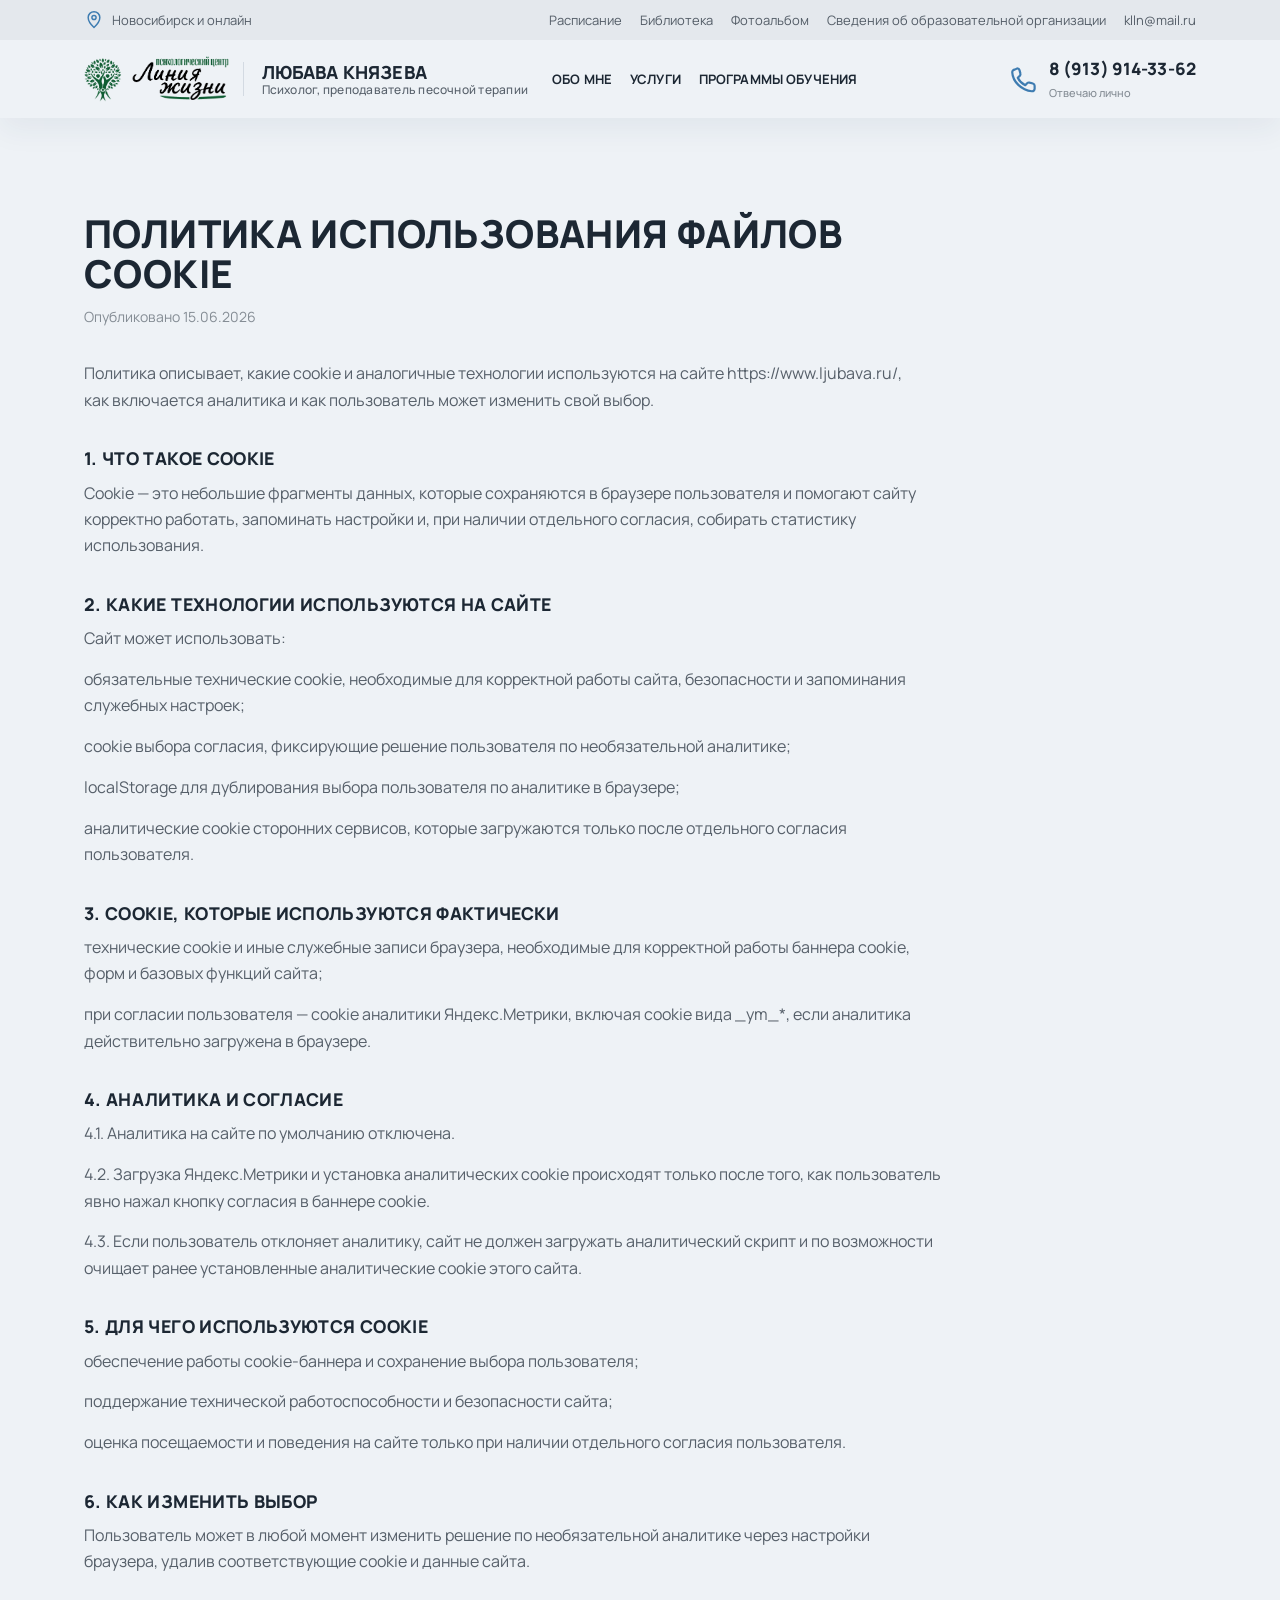
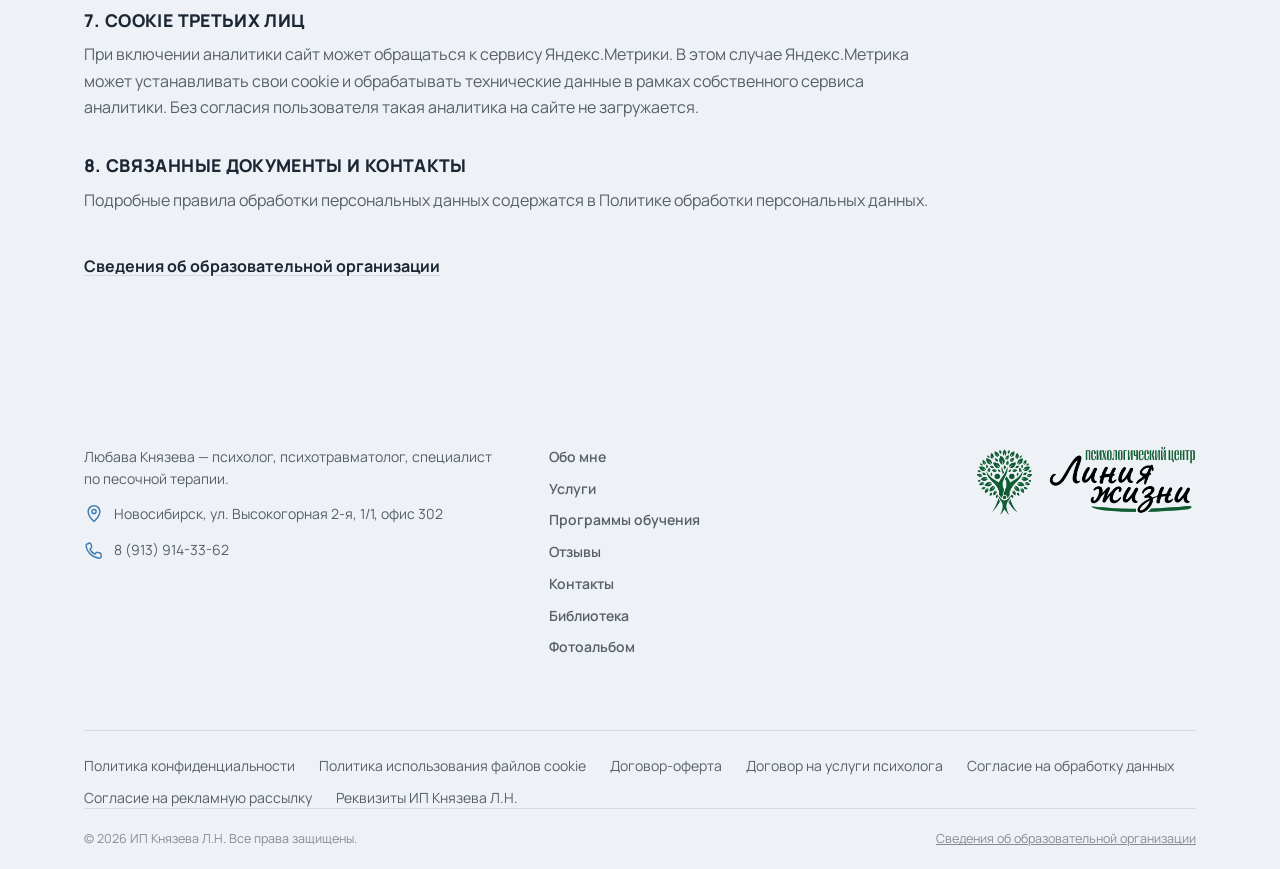
<file: politika-cookie.html>
<!doctype html>
<html lang="ru">
<head>
<meta charset="utf-8">
<meta name="viewport" content="width=device-width, initial-scale=1">
<link rel="icon" href="favicon.ico" sizes="any">
<link rel="icon" href="images/favicon-32.png" sizes="32x32" type="image/png">
<link rel="icon" href="images/favicon-192.png" sizes="192x192" type="image/png">
<link rel="apple-touch-icon" href="images/apple-touch-icon.png">
<title>Политика использования файлов cookie — Любава Князева</title>
<meta name="description" content="Политика использования файлов cookie — документ ИП Князевой Л.Н.">
<meta property="og:type" content="website">
<meta property="og:site_name" content="Любава Князева — психолог">
<meta property="og:title" content="Политика использования файлов cookie — Любава Князева">
<meta property="og:description" content="Политика использования файлов cookie — документ ИП Князевой Л.Н.">
<meta property="og:image" content="https://lyubava-knyazeva.ru/images/og-share.jpg">
<meta property="og:image:width" content="1200">
<meta property="og:image:height" content="630">
<meta property="og:url" content="https://lyubava-knyazeva.ru/politika-cookie.html">
<meta name="twitter:card" content="summary_large_image">
<meta name="twitter:title" content="Политика использования файлов cookie — Любава Князева">
<meta name="twitter:description" content="Политика использования файлов cookie — документ ИП Князевой Л.Н.">
<meta name="twitter:image" content="https://lyubava-knyazeva.ru/images/og-share.jpg">
<link rel="preconnect" href="https://fonts.googleapis.com">
<link rel="preconnect" href="https://fonts.gstatic.com" crossorigin>
<link href="https://fonts.googleapis.com/css2?family=Manrope:wght@400;500;700;800&family=Lora:ital,wght@1,500;1,600&subset=cyrillic&display=swap" rel="stylesheet">
<link rel="stylesheet" href="styles.css?v=20261034">
</head>
<body>
<a class="skip-link" href="#main">Перейти к содержанию</a>

<header class="site-header is-solid">
  <div class="topbar">
    <div class="container">
      <span class="topbar-item"><svg class="icon icon-sm" viewBox="0 0 24 24" fill="none" stroke="currentColor" stroke-width="1.75" stroke-linecap="round" stroke-linejoin="round" aria-hidden="true"><path d="M12 21s7-6.5 7-12a7 7 0 1 0-14 0c0 5.5 7 12 7 12z"/><circle cx="12" cy="9" r="2.5"/></svg>Новосибирск и онлайн</span>
      <nav class="topbar-links" aria-label="Дополнительное меню">
        <a href="programmy-obucheniya.html#raspisanie">Расписание</a>
        <a href="biblioteka.html">Библиотека</a>
        <a href="fotoalbom.html">Фотоальбом</a>
        <a href="svedeniya-ob-obrazovatelnoy-organizacii.html">Сведения об образовательной организации</a>
        <a href="mailto:klln@mail.ru">klln@mail.ru</a>
      </nav>
    </div>
  </div>
  <div class="container">
    <div class="brand-group">
      <a class="header-logo" href="./" aria-label="Психологический центр «Линия жизни»"><img src="images/center-logo.webp" alt="Психологический центр «Линия жизни»" loading="lazy"></a>
      <a class="wordmark" href="obo-mne.html">
      <span class="name">Любава Князева</span>
      <span class="role">Психолог, преподаватель песочной терапии</span>
    </a>
    </div>
    <nav class="nav-links" id="nav-links">
      <a class="nav-mobile-logo" href="./"><img src="images/center-logo.webp" alt="Психологический центр «Линия жизни»" loading="lazy"></a>
      <a href="obo-mne.html">Обо мне</a>
      <a href="./#uslugi">Услуги</a>
      <a href="programmy-obucheniya.html">Программы обучения</a>
      <a href="./#otzyvy" class="nav-desktop-hide">Отзывы</a>
      <a href="kontakty.html" class="nav-desktop-hide">Контакты</a>
      <div class="nav-more">
        <span class="nav-more-title">Ещё на сайте</span>
        <a href="programmy-obucheniya.html#raspisanie">Расписание</a>
        <a href="biblioteka.html">Библиотека</a>
        <a href="fotoalbom.html">Фотоальбом</a>
        <a href="svedeniya-ob-obrazovatelnoy-organizacii.html">Сведения об образовательной организации</a>
      </div>
      <a class="nav-phone" href="tel:+79139143362"><svg class="icon nav-phone-icon" viewBox="0 0 24 24" fill="none" stroke="currentColor" stroke-width="1.75" stroke-linecap="round" stroke-linejoin="round" aria-hidden="true"><path d="M6.6 3.5c.8 0 1.6.6 1.8 1.4l.7 2.6a2 2 0 0 1-.5 2L7 11a13 13 0 0 0 6 6l1.5-1.6a2 2 0 0 1 2-.5l2.6.7c.8.2 1.4 1 1.4 1.8v2.4c0 1.2-1 2.1-2.2 2C9.9 21 3 14.1 2.6 6.7c-.1-1.2.8-2.2 2-2.2z"/></svg><span class="nav-phone-text"><span class="nav-phone-num">8 (913) 914-33-62</span><span class="nav-phone-caption">Отвечаю лично</span></span></a>
      <a class="btn btn-primary nav-cta" href="./#zapis">Записаться</a>
    </nav>
    <button class="burger" aria-label="Открыть меню" aria-expanded="false"><span></span></button>
  </div>
</header>

<main id="main">
  <section class="bg-paper"><div class="container"><div class="legal-doc">
    <h1>Политика использования файлов cookie</h1><p class="updated">Опубликовано 15.06.2026</p>
    <p>Политика описывает, какие cookie и аналогичные технологии используются на сайте https://www.ljubava.ru/, как включается аналитика и как пользователь может изменить свой выбор.</p>
    <h2>1. Что такое cookie</h2>
    <p>Cookie — это небольшие фрагменты данных, которые сохраняются в браузере пользователя и помогают сайту корректно работать, запоминать настройки и, при наличии отдельного согласия, собирать статистику использования.</p>
    <h2>2. Какие технологии используются на сайте</h2>
    <p>Сайт может использовать:</p>
    <p>обязательные технические cookie, необходимые для корректной работы сайта, безопасности и запоминания служебных настроек;</p>
    <p>cookie выбора согласия, фиксирующие решение пользователя по необязательной аналитике;</p>
    <p>localStorage для дублирования выбора пользователя по аналитике в браузере;</p>
    <p>аналитические cookie сторонних сервисов, которые загружаются только после отдельного согласия пользователя.</p>
    <h2>3. Cookie, которые используются фактически</h2>
    <p>технические cookie и иные служебные записи браузера, необходимые для корректной работы баннера cookie, форм и базовых функций сайта;</p>
    <p>при согласии пользователя — cookie аналитики Яндекс.Метрики, включая cookie вида _ym_*, если аналитика действительно загружена в браузере.</p>
    <h2>4. Аналитика и согласие</h2>
    <p>4.1. Аналитика на сайте по умолчанию отключена.</p>
    <p>4.2. Загрузка Яндекс.Метрики и установка аналитических cookie происходят только после того, как пользователь явно нажал кнопку согласия в баннере cookie.</p>
    <p>4.3. Если пользователь отклоняет аналитику, сайт не должен загружать аналитический скрипт и по возможности очищает ранее установленные аналитические cookie этого сайта.</p>
    <h2>5. Для чего используются cookie</h2>
    <p>обеспечение работы cookie-баннера и сохранение выбора пользователя;</p>
    <p>поддержание технической работоспособности и безопасности сайта;</p>
    <p>оценка посещаемости и поведения на сайте только при наличии отдельного согласия пользователя.</p>
    <h2>6. Как изменить выбор</h2>
    <p>Пользователь может в любой момент изменить решение по необязательной аналитике через настройки браузера, удалив соответствующие cookie и данные сайта.</p>
    <h2>7. Cookie третьих лиц</h2>
    <p>При включении аналитики сайт может обращаться к сервису Яндекс.Метрики. В этом случае Яндекс.Метрика может устанавливать свои cookie и обрабатывать технические данные в рамках собственного сервиса аналитики. Без согласия пользователя такая аналитика на сайте не загружается.</p>
    <h2>8. Связанные документы и контакты</h2>
    <p>Подробные правила обработки персональных данных содержатся в Политике обработки персональных данных.</p>
    <p class="legal-back"><a class="link-underline" href="svedeniya-ob-obrazovatelnoy-organizacii.html">Сведения об образовательной организации</a></p>
  </div></div></section>
</main>

<footer class="site-footer">
  <div class="container">
    <div class="footer-grid">
      <div>
        <p>Любава Князева — психолог, психотравматолог, специалист по песочной терапии.</p>
        <p class="footer-contact-row"><svg class="icon icon-sm" viewBox="0 0 24 24" fill="none" stroke="currentColor" stroke-width="1.75" stroke-linecap="round" stroke-linejoin="round" aria-hidden="true"><path d="M12 21s7-6.5 7-12a7 7 0 1 0-14 0c0 5.5 7 12 7 12z"/><circle cx="12" cy="9" r="2.5"/></svg><span>Новосибирск, ул. Высокогорная 2-я, 1/1, офис 302</span></p>
        <p class="footer-contact-row"><svg class="icon icon-sm" viewBox="0 0 24 24" fill="none" stroke="currentColor" stroke-width="1.75" stroke-linecap="round" stroke-linejoin="round" aria-hidden="true"><path d="M6.6 3.5c.8 0 1.6.6 1.8 1.4l.7 2.6a2 2 0 0 1-.5 2L7 11a13 13 0 0 0 6 6l1.5-1.6a2 2 0 0 1 2-.5l2.6.7c.8.2 1.4 1 1.4 1.8v2.4c0 1.2-1 2.1-2.2 2C9.9 21 3 14.1 2.6 6.7c-.1-1.2.8-2.2 2-2.2z"/></svg><a href="tel:+79139143362">8 (913) 914-33-62</a></p>
      </div>
      <nav class="footer-nav">
        <a href="obo-mne.html">Обо мне</a>
        <a href="./#uslugi">Услуги</a>
        <a href="programmy-obucheniya.html">Программы обучения</a>
        <a href="./#otzyvy">Отзывы</a>
        <a href="kontakty.html">Контакты</a>
        <a href="biblioteka.html">Библиотека</a>
        <a href="fotoalbom.html">Фотоальбом</a>
      </nav>
      <div class="footer-logo"><a href="obo-mne.html"><img src="images/center-logo.webp" alt="Психологический центр «Линия жизни»" loading="lazy"></a></div>
    </div>
    <div class="footer-legal"><a href="politika-konfidencialnosti.html">Политика конфиденциальности</a><a href="politika-cookie.html">Политика использования файлов cookie</a><a href="dogovor-oferta.html">Договор-оферта</a><a href="dogovor-uslugi-psihologa.html">Договор на услуги психолога</a><a href="soglasie-obrabotka-dannyh.html">Согласие на обработку данных</a><a href="soglasie-reklamnaya-rassylka.html">Согласие на рекламную рассылку</a><a href="rekvizity.html">Реквизиты ИП Князева Л.Н.</a></div>
    <div class="footer-bottom">
      <span>© 2026 ИП Князева Л.Н. Все права защищены.</span>
      <a href="svedeniya-ob-obrazovatelnoy-organizacii.html">Сведения об образовательной организации</a>
    </div>
  </div>
</footer>

<script src="script.js?v=20261034"></script>
</body>
</html>
</file>
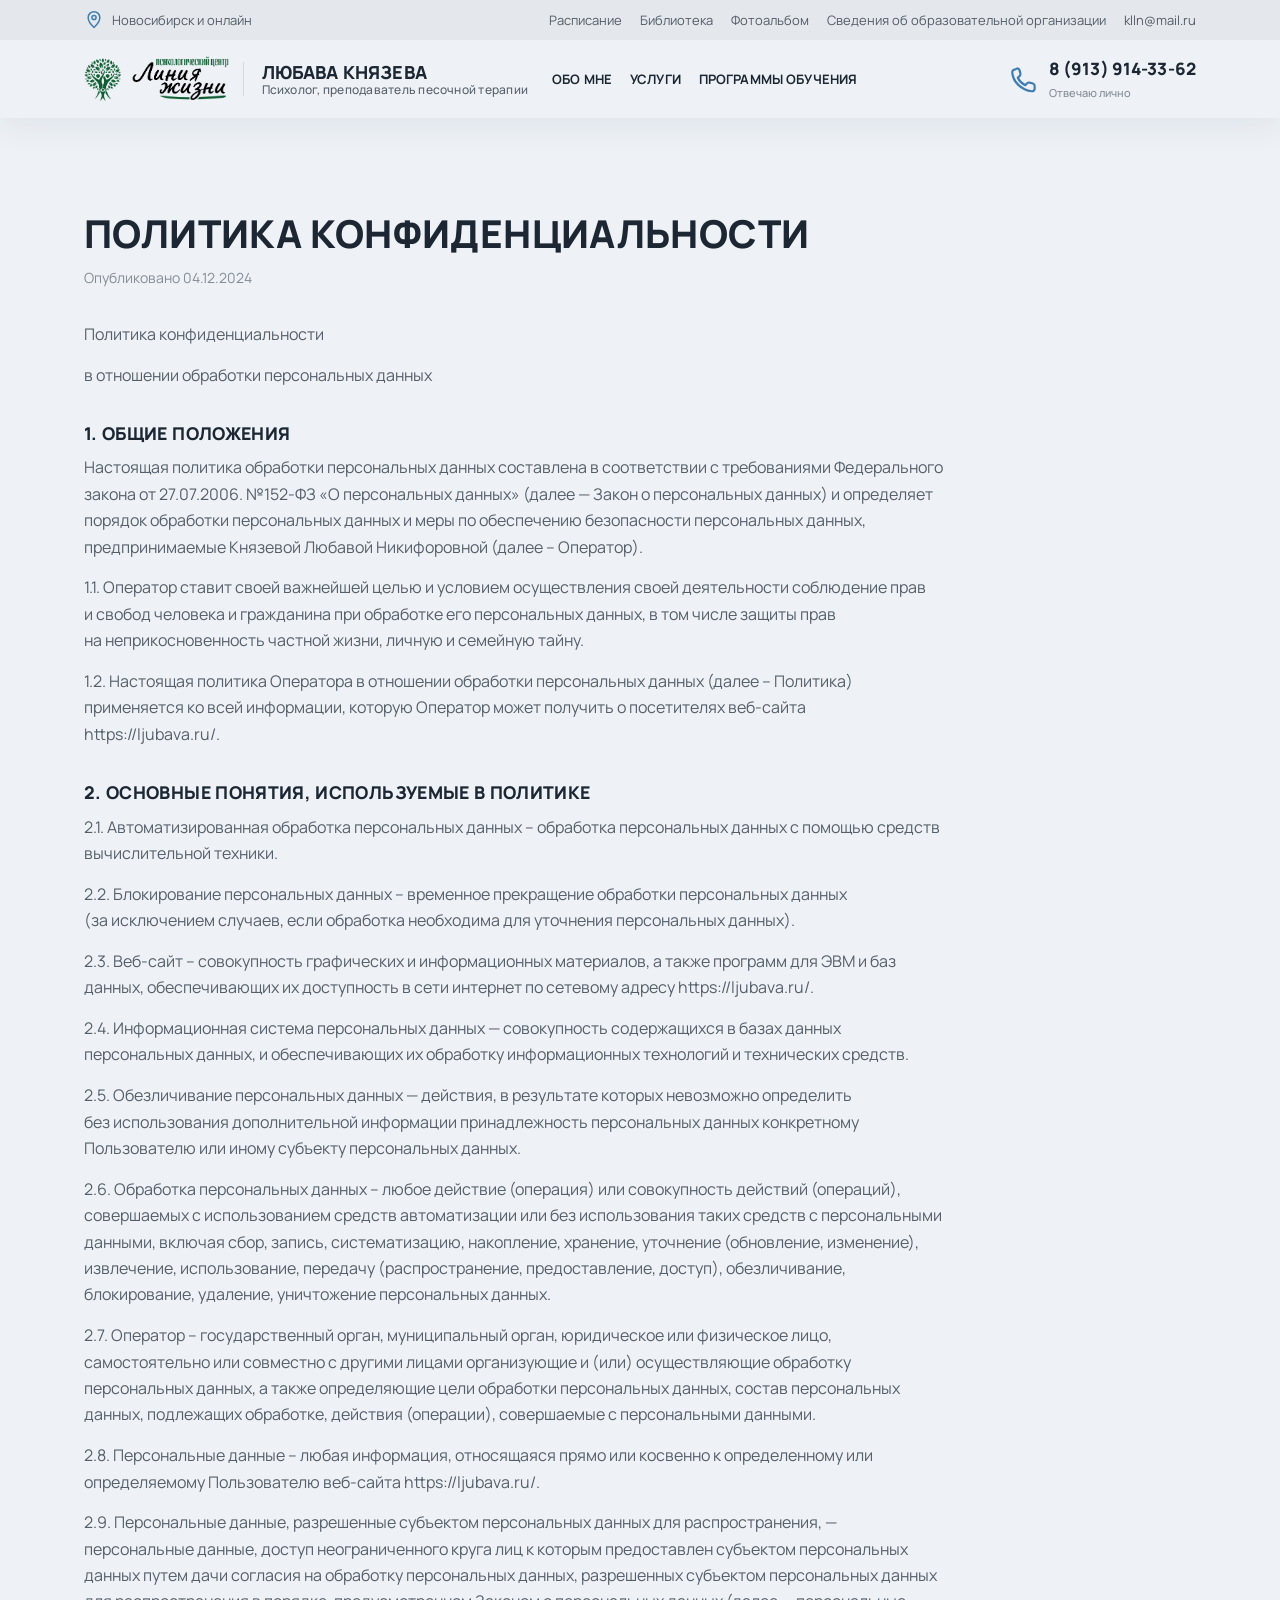
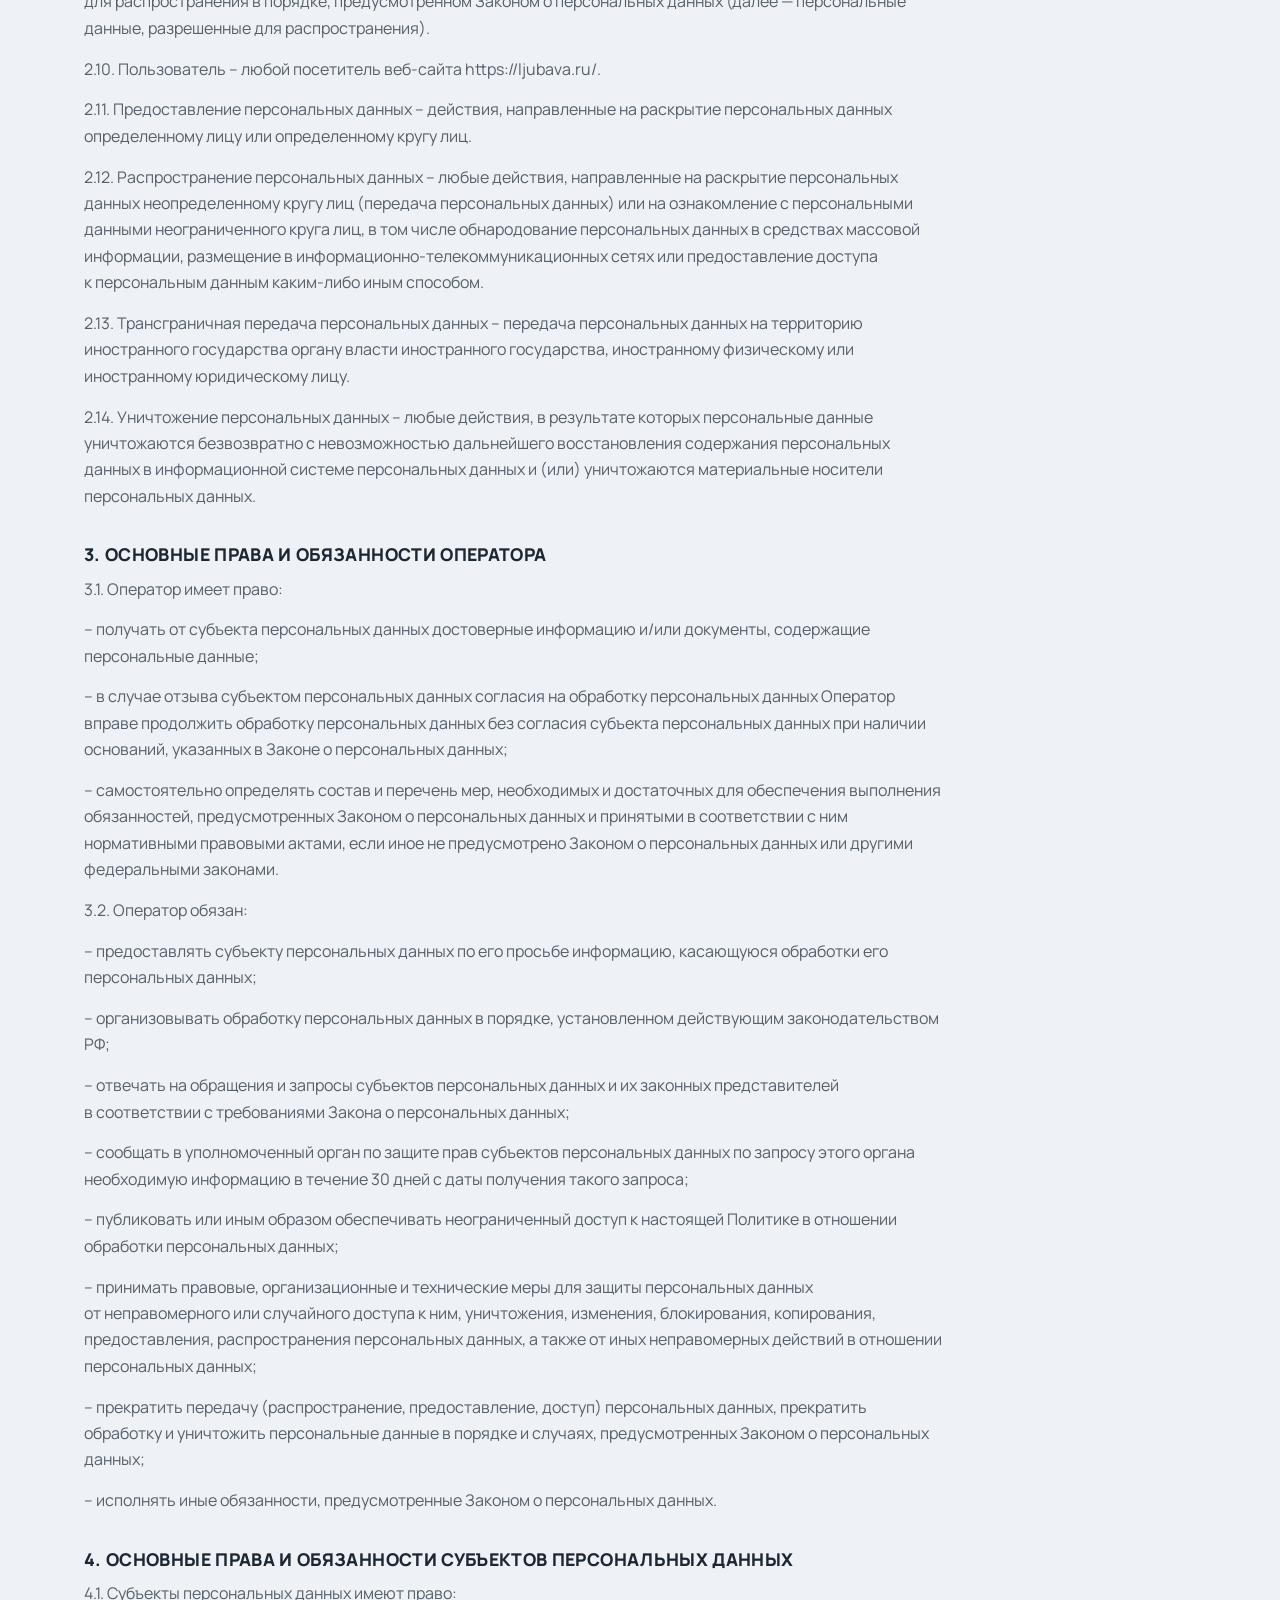
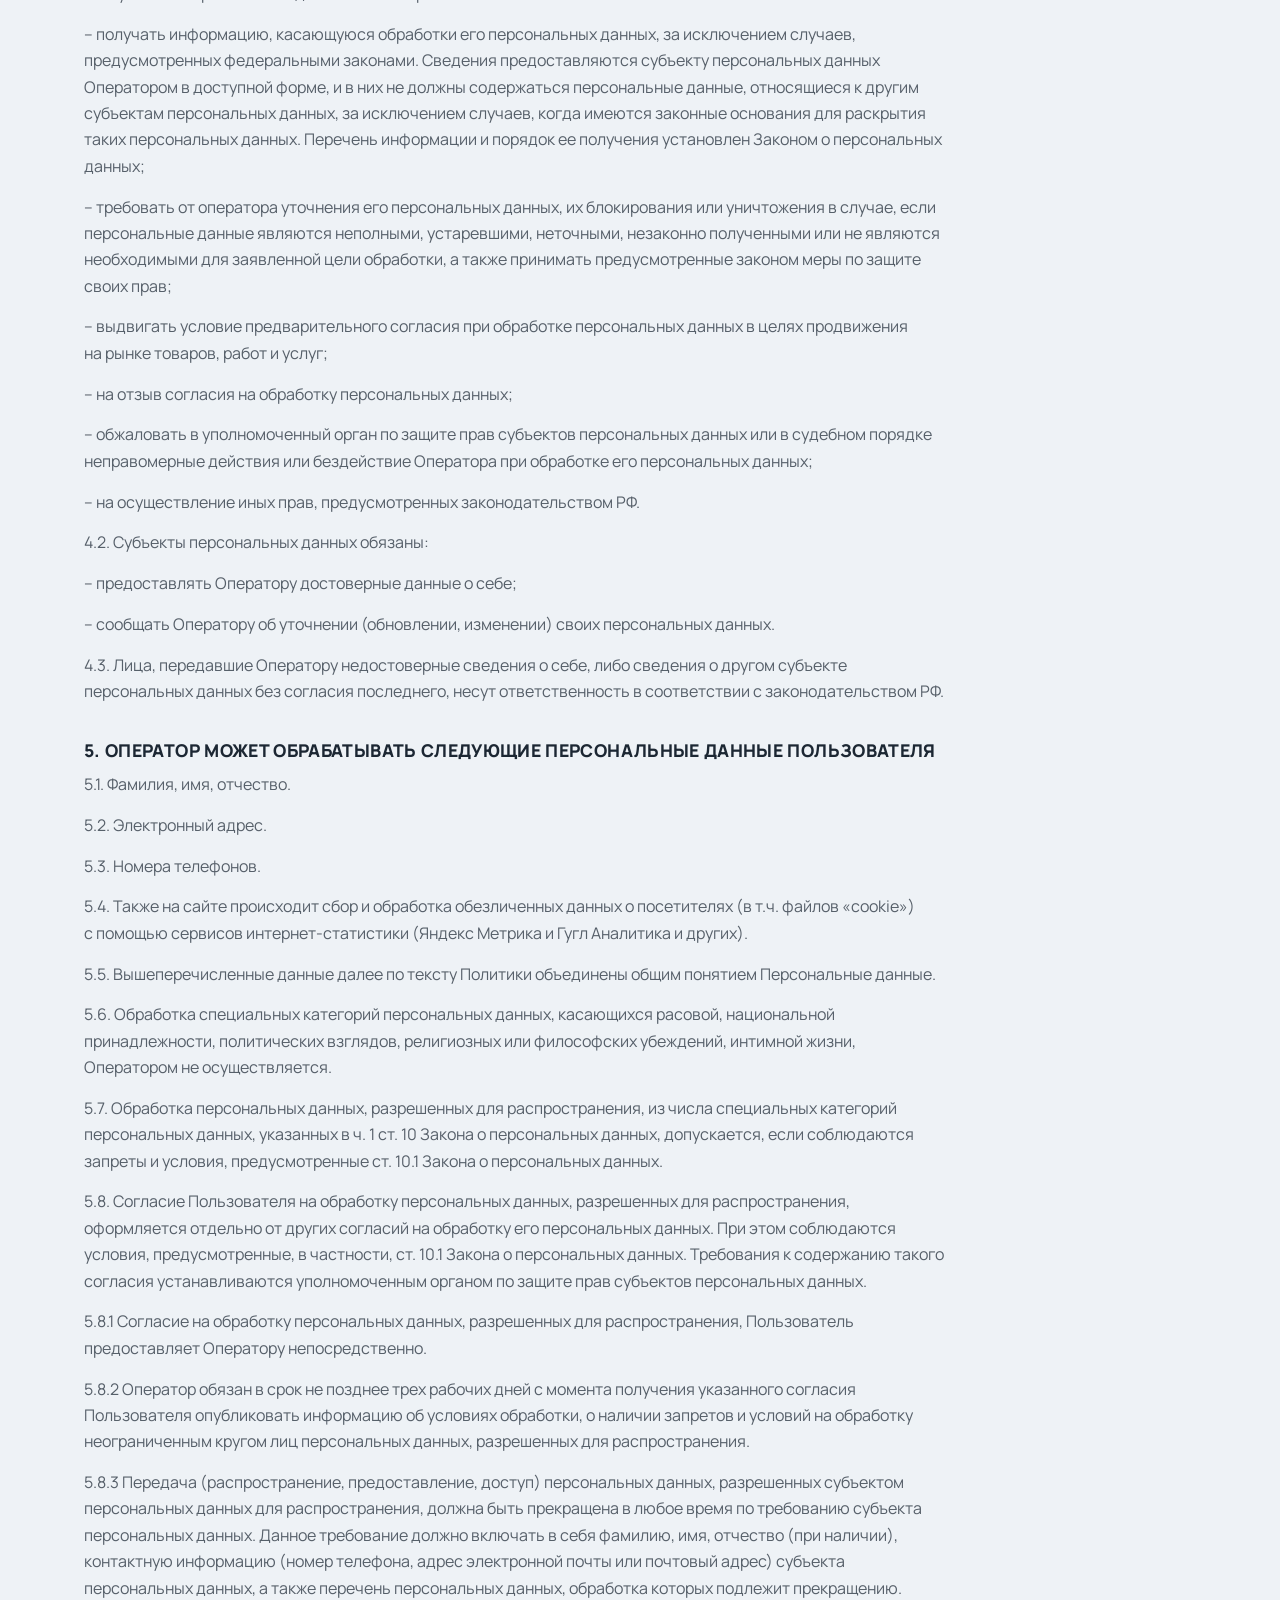
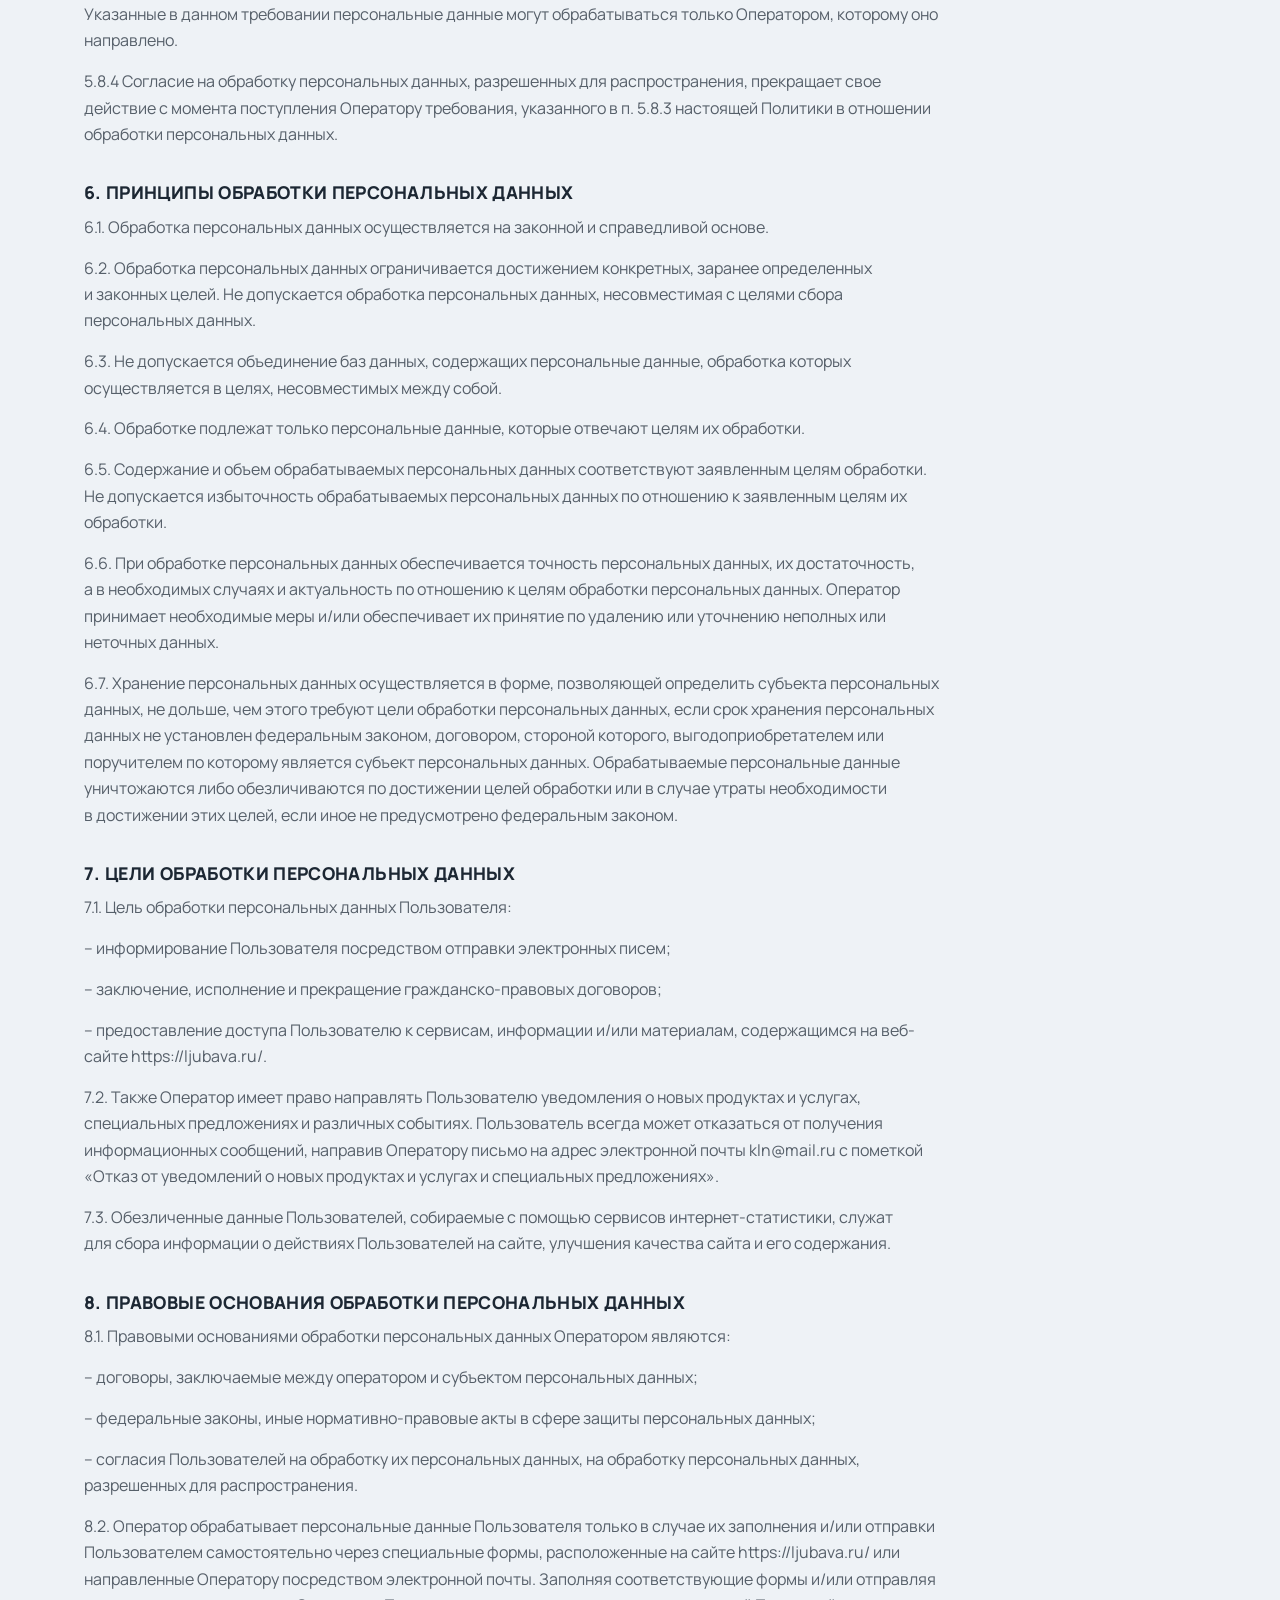
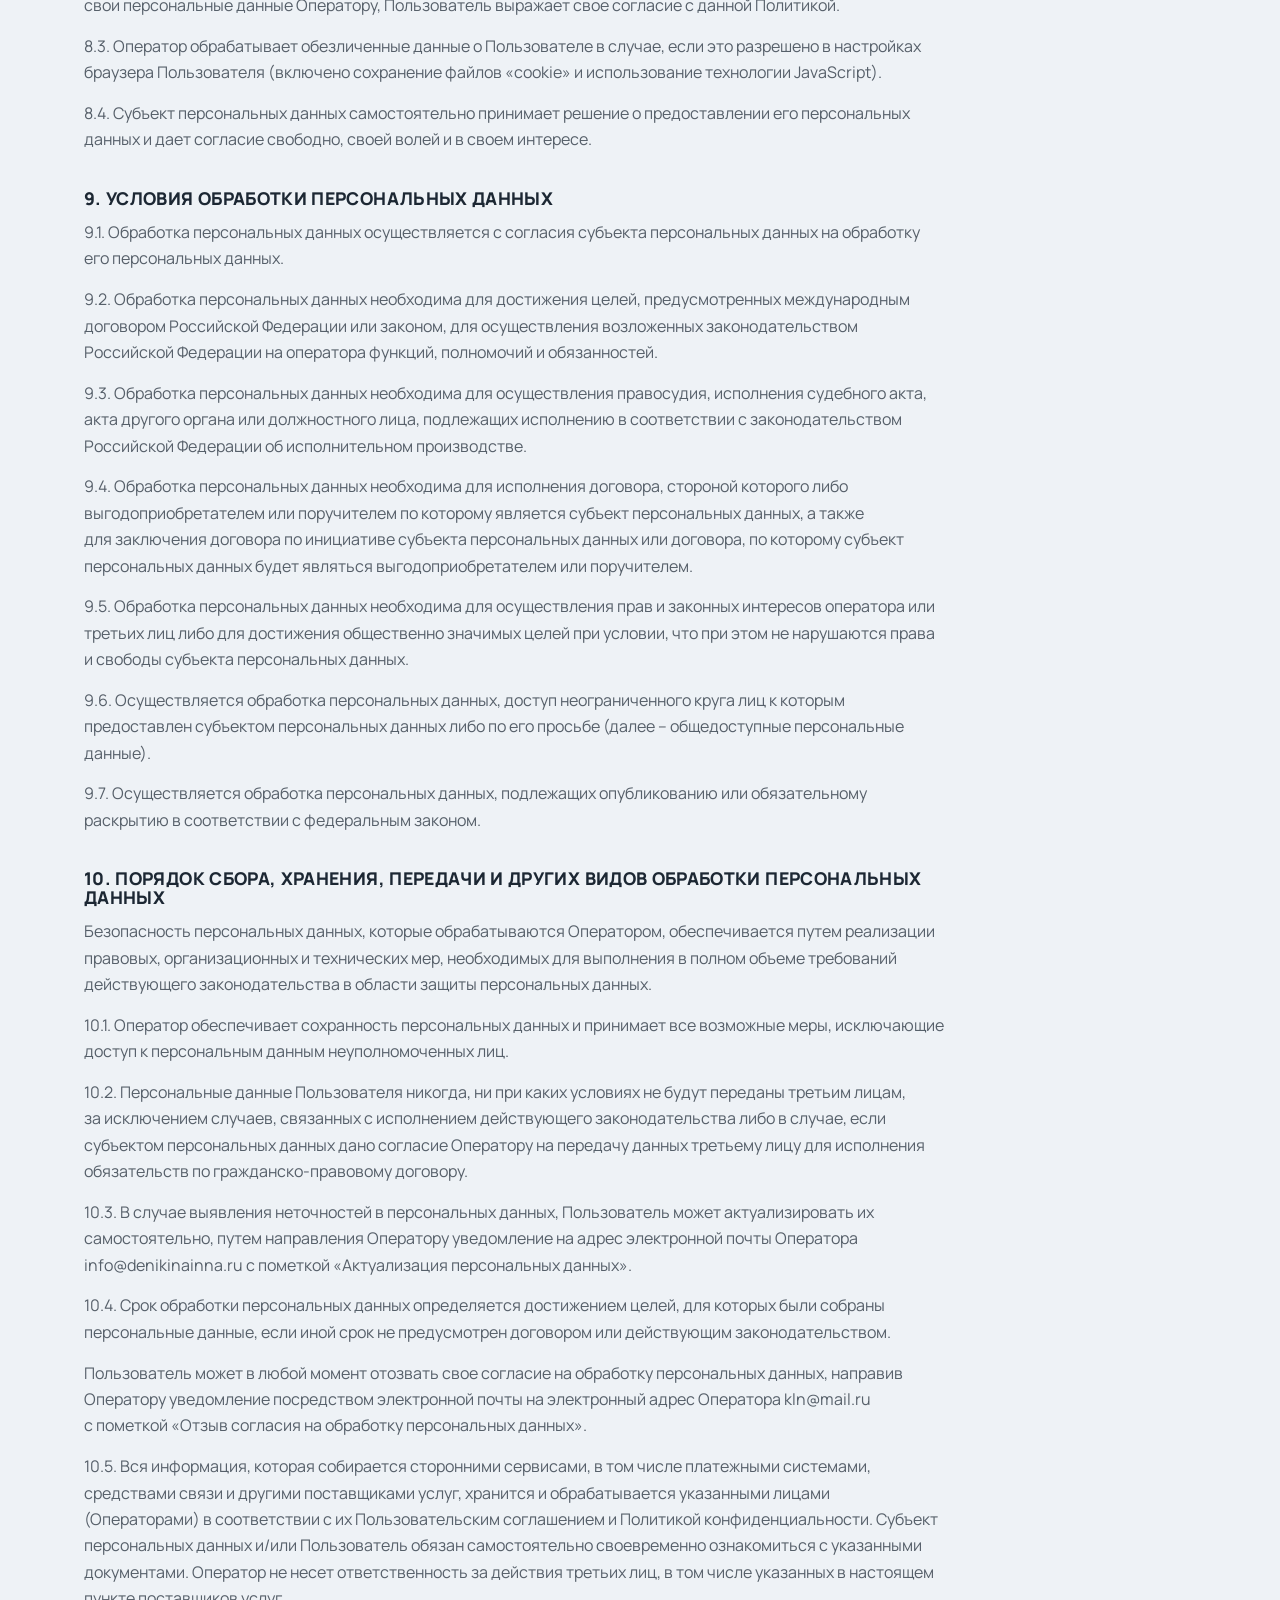
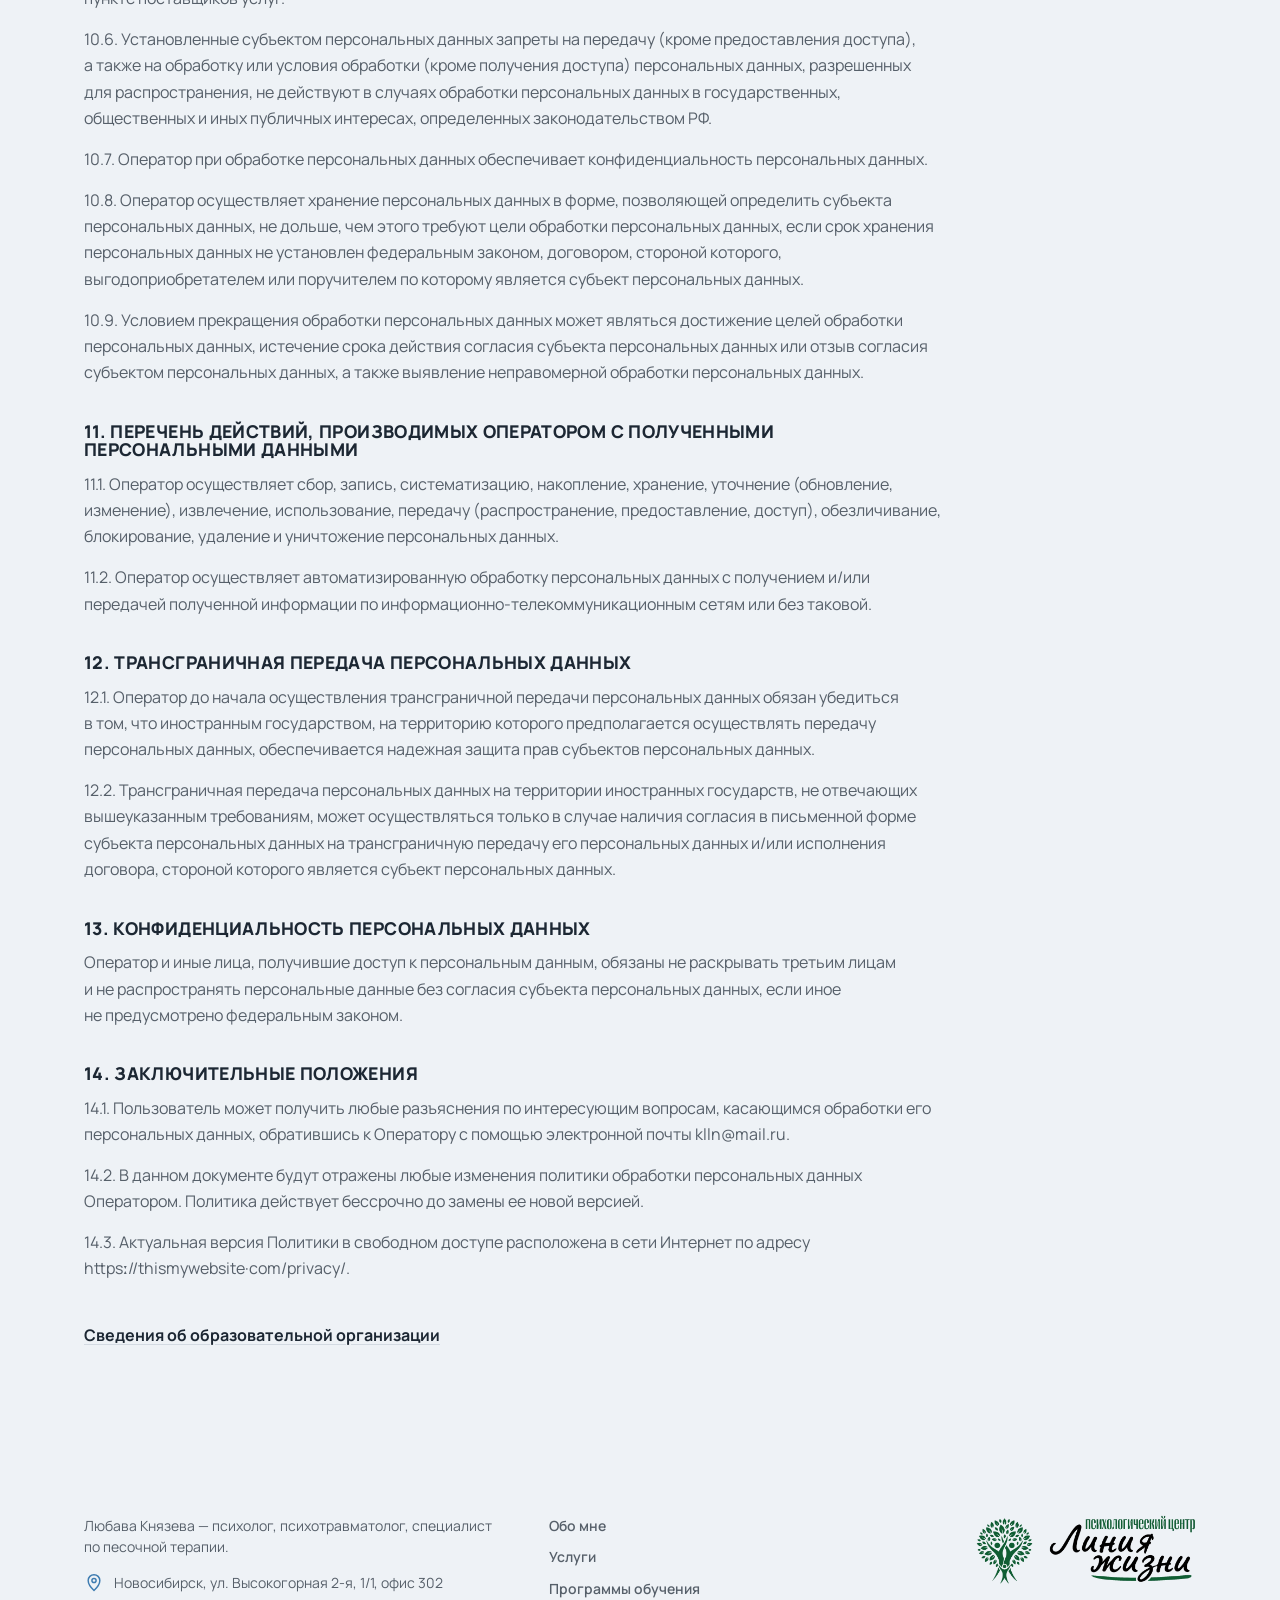
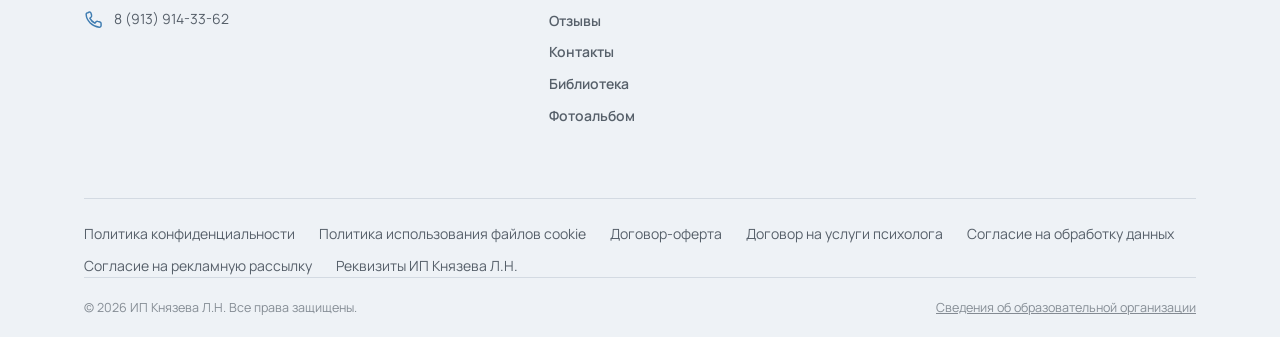
<file: politika-konfidencialnosti.html>
<!doctype html>
<html lang="ru">
<head>
<meta charset="utf-8">
<meta name="viewport" content="width=device-width, initial-scale=1">
<link rel="icon" href="favicon.ico" sizes="any">
<link rel="icon" href="images/favicon-32.png" sizes="32x32" type="image/png">
<link rel="icon" href="images/favicon-192.png" sizes="192x192" type="image/png">
<link rel="apple-touch-icon" href="images/apple-touch-icon.png">
<title>Политика конфиденциальности — Любава Князева</title>
<meta name="description" content="Политика конфиденциальности — документ ИП Князевой Л.Н.">
<meta property="og:type" content="website">
<meta property="og:site_name" content="Любава Князева — психолог">
<meta property="og:title" content="Политика конфиденциальности — Любава Князева">
<meta property="og:description" content="Политика конфиденциальности — документ ИП Князевой Л.Н.">
<meta property="og:image" content="https://lyubava-knyazeva.ru/images/og-share.jpg">
<meta property="og:image:width" content="1200">
<meta property="og:image:height" content="630">
<meta property="og:url" content="https://lyubava-knyazeva.ru/politika-konfidencialnosti.html">
<meta name="twitter:card" content="summary_large_image">
<meta name="twitter:title" content="Политика конфиденциальности — Любава Князева">
<meta name="twitter:description" content="Политика конфиденциальности — документ ИП Князевой Л.Н.">
<meta name="twitter:image" content="https://lyubava-knyazeva.ru/images/og-share.jpg">
<link rel="preconnect" href="https://fonts.googleapis.com">
<link rel="preconnect" href="https://fonts.gstatic.com" crossorigin>
<link href="https://fonts.googleapis.com/css2?family=Manrope:wght@400;500;700;800&family=Lora:ital,wght@1,500;1,600&subset=cyrillic&display=swap" rel="stylesheet">
<link rel="stylesheet" href="styles.css?v=20261034">
</head>
<body>
<a class="skip-link" href="#main">Перейти к содержанию</a>

<header class="site-header is-solid">
  <div class="topbar">
    <div class="container">
      <span class="topbar-item"><svg class="icon icon-sm" viewBox="0 0 24 24" fill="none" stroke="currentColor" stroke-width="1.75" stroke-linecap="round" stroke-linejoin="round" aria-hidden="true"><path d="M12 21s7-6.5 7-12a7 7 0 1 0-14 0c0 5.5 7 12 7 12z"/><circle cx="12" cy="9" r="2.5"/></svg>Новосибирск и онлайн</span>
      <nav class="topbar-links" aria-label="Дополнительное меню">
        <a href="programmy-obucheniya.html#raspisanie">Расписание</a>
        <a href="biblioteka.html">Библиотека</a>
        <a href="fotoalbom.html">Фотоальбом</a>
        <a href="svedeniya-ob-obrazovatelnoy-organizacii.html">Сведения об образовательной организации</a>
        <a href="mailto:klln@mail.ru">klln@mail.ru</a>
      </nav>
    </div>
  </div>
  <div class="container">
    <div class="brand-group">
      <a class="header-logo" href="./" aria-label="Психологический центр «Линия жизни»"><img src="images/center-logo.webp" alt="Психологический центр «Линия жизни»" loading="lazy"></a>
      <a class="wordmark" href="obo-mne.html">
      <span class="name">Любава Князева</span>
      <span class="role">Психолог, преподаватель песочной терапии</span>
    </a>
    </div>
    <nav class="nav-links" id="nav-links">
      <a class="nav-mobile-logo" href="./"><img src="images/center-logo.webp" alt="Психологический центр «Линия жизни»" loading="lazy"></a>
      <a href="obo-mne.html">Обо мне</a>
      <a href="./#uslugi">Услуги</a>
      <a href="programmy-obucheniya.html">Программы обучения</a>
      <a href="./#otzyvy" class="nav-desktop-hide">Отзывы</a>
      <a href="kontakty.html" class="nav-desktop-hide">Контакты</a>
      <div class="nav-more">
        <span class="nav-more-title">Ещё на сайте</span>
        <a href="programmy-obucheniya.html#raspisanie">Расписание</a>
        <a href="biblioteka.html">Библиотека</a>
        <a href="fotoalbom.html">Фотоальбом</a>
        <a href="svedeniya-ob-obrazovatelnoy-organizacii.html">Сведения об образовательной организации</a>
      </div>
      <a class="nav-phone" href="tel:+79139143362"><svg class="icon nav-phone-icon" viewBox="0 0 24 24" fill="none" stroke="currentColor" stroke-width="1.75" stroke-linecap="round" stroke-linejoin="round" aria-hidden="true"><path d="M6.6 3.5c.8 0 1.6.6 1.8 1.4l.7 2.6a2 2 0 0 1-.5 2L7 11a13 13 0 0 0 6 6l1.5-1.6a2 2 0 0 1 2-.5l2.6.7c.8.2 1.4 1 1.4 1.8v2.4c0 1.2-1 2.1-2.2 2C9.9 21 3 14.1 2.6 6.7c-.1-1.2.8-2.2 2-2.2z"/></svg><span class="nav-phone-text"><span class="nav-phone-num">8 (913) 914-33-62</span><span class="nav-phone-caption">Отвечаю лично</span></span></a>
      <a class="btn btn-primary nav-cta" href="./#zapis">Записаться</a>
    </nav>
    <button class="burger" aria-label="Открыть меню" aria-expanded="false"><span></span></button>
  </div>
</header>

<main id="main">
  <section class="bg-paper"><div class="container"><div class="legal-doc">
    <h1>Политика конфиденциальности</h1><p class="updated">Опубликовано 04.12.2024</p>
    <p>Политика конфиденциальности</p>
    <p>в отношении обработки персональных данных</p>
    <h2>1. Общие положения</h2>
    <p>Настоящая политика обработки персональных данных составлена в соответствии с требованиями Федерального закона от 27.07.2006. №152-ФЗ «О персональных данных» (далее — Закон о персональных данных) и определяет порядок обработки персональных данных и меры по обеспечению безопасности персональных данных, предпринимаемые Князевой Любавой Никифоровной (далее – Оператор).</p>
    <p>1.1. Оператор ставит своей важнейшей целью и условием осуществления своей деятельности соблюдение прав и свобод человека и гражданина при обработке его персональных данных, в том числе защиты прав на неприкосновенность частной жизни, личную и семейную тайну.</p>
    <p>1.2. Настоящая политика Оператора в отношении обработки персональных данных (далее – Политика) применяется ко всей информации, которую Оператор может получить о посетителях веб-сайта https://ljubava.ru/.</p>
    <h2>2. Основные понятия, используемые в Политике</h2>
    <p>2.1. Автоматизированная обработка персональных данных – обработка персональных данных с помощью средств вычислительной техники.</p>
    <p>2.2. Блокирование персональных данных – временное прекращение обработки персональных данных (за исключением случаев, если обработка необходима для уточнения персональных данных).</p>
    <p>2.3. Веб-сайт – совокупность графических и информационных материалов, а также программ для ЭВМ и баз данных, обеспечивающих их доступность в сети интернет по сетевому адресу https://ljubava.ru/.</p>
    <p>2.4. Информационная система персональных данных — совокупность содержащихся в базах данных персональных данных, и обеспечивающих их обработку информационных технологий и технических средств.</p>
    <p>2.5. Обезличивание персональных данных — действия, в результате которых невозможно определить без использования дополнительной информации принадлежность персональных данных конкретному Пользователю или иному субъекту персональных данных.</p>
    <p>2.6. Обработка персональных данных – любое действие (операция) или совокупность действий (операций), совершаемых с использованием средств автоматизации или без использования таких средств с персональными данными, включая сбор, запись, систематизацию, накопление, хранение, уточнение (обновление, изменение), извлечение, использование, передачу (распространение, предоставление, доступ), обезличивание, блокирование, удаление, уничтожение персональных данных.</p>
    <p>2.7. Оператор – государственный орган, муниципальный орган, юридическое или физическое лицо, самостоятельно или совместно с другими лицами организующие и (или) осуществляющие обработку персональных данных, а также определяющие цели обработки персональных данных, состав персональных данных, подлежащих обработке, действия (операции), совершаемые с персональными данными.</p>
    <p>2.8. Персональные данные – любая информация, относящаяся прямо или косвенно к определенному или определяемому Пользователю веб-сайта https://ljubava.ru/.</p>
    <p>2.9. Персональные данные, разрешенные субъектом персональных данных для распространения, — персональные данные, доступ неограниченного круга лиц к которым предоставлен субъектом персональных данных путем дачи согласия на обработку персональных данных, разрешенных субъектом персональных данных для распространения в порядке, предусмотренном Законом о персональных данных (далее — персональные данные, разрешенные для распространения).</p>
    <p>2.10. Пользователь – любой посетитель веб-сайта https://ljubava.ru/.</p>
    <p>2.11. Предоставление персональных данных – действия, направленные на раскрытие персональных данных определенному лицу или определенному кругу лиц.</p>
    <p>2.12. Распространение персональных данных – любые действия, направленные на раскрытие персональных данных неопределенному кругу лиц (передача персональных данных) или на ознакомление с персональными данными неограниченного круга лиц, в том числе обнародование персональных данных в средствах массовой информации, размещение в информационно-телекоммуникационных сетях или предоставление доступа к персональным данным каким-либо иным способом.</p>
    <p>2.13. Трансграничная передача персональных данных – передача персональных данных на территорию иностранного государства органу власти иностранного государства, иностранному физическому или иностранному юридическому лицу.</p>
    <p>2.14. Уничтожение персональных данных – любые действия, в результате которых персональные данные уничтожаются безвозвратно с невозможностью дальнейшего восстановления содержания персональных данных в информационной системе персональных данных и (или) уничтожаются материальные носители персональных данных.</p>
    <h2>3. Основные права и обязанности Оператора</h2>
    <p>3.1. Оператор имеет право:</p>
    <p>– получать от субъекта персональных данных достоверные информацию и/или документы, содержащие персональные данные;</p>
    <p>– в случае отзыва субъектом персональных данных согласия на обработку персональных данных Оператор вправе продолжить обработку персональных данных без согласия субъекта персональных данных при наличии оснований, указанных в Законе о персональных данных;</p>
    <p>– самостоятельно определять состав и перечень мер, необходимых и достаточных для обеспечения выполнения обязанностей, предусмотренных Законом о персональных данных и принятыми в соответствии с ним нормативными правовыми актами, если иное не предусмотрено Законом о персональных данных или другими федеральными законами.</p>
    <p>3.2. Оператор обязан:</p>
    <p>– предоставлять субъекту персональных данных по его просьбе информацию, касающуюся обработки его персональных данных;</p>
    <p>– организовывать обработку персональных данных в порядке, установленном действующим законодательством РФ;</p>
    <p>– отвечать на обращения и запросы субъектов персональных данных и их законных представителей в соответствии с требованиями Закона о персональных данных;</p>
    <p>– сообщать в уполномоченный орган по защите прав субъектов персональных данных по запросу этого органа необходимую информацию в течение 30 дней с даты получения такого запроса;</p>
    <p>– публиковать или иным образом обеспечивать неограниченный доступ к настоящей Политике в отношении обработки персональных данных;</p>
    <p>– принимать правовые, организационные и технические меры для защиты персональных данных от неправомерного или случайного доступа к ним, уничтожения, изменения, блокирования, копирования, предоставления, распространения персональных данных, а также от иных неправомерных действий в отношении персональных данных;</p>
    <p>– прекратить передачу (распространение, предоставление, доступ) персональных данных, прекратить обработку и уничтожить персональные данные в порядке и случаях, предусмотренных Законом о персональных данных;</p>
    <p>– исполнять иные обязанности, предусмотренные Законом о персональных данных.</p>
    <h2>4. Основные права и обязанности субъектов персональных данных</h2>
    <p>4.1. Субъекты персональных данных имеют право:</p>
    <p>– получать информацию, касающуюся обработки его персональных данных, за исключением случаев, предусмотренных федеральными законами. Сведения предоставляются субъекту персональных данных Оператором в доступной форме, и в них не должны содержаться персональные данные, относящиеся к другим субъектам персональных данных, за исключением случаев, когда имеются законные основания для раскрытия таких персональных данных. Перечень информации и порядок ее получения установлен Законом о персональных данных;</p>
    <p>– требовать от оператора уточнения его персональных данных, их блокирования или уничтожения в случае, если персональные данные являются неполными, устаревшими, неточными, незаконно полученными или не являются необходимыми для заявленной цели обработки, а также принимать предусмотренные законом меры по защите своих прав;</p>
    <p>– выдвигать условие предварительного согласия при обработке персональных данных в целях продвижения на рынке товаров, работ и услуг;</p>
    <p>– на отзыв согласия на обработку персональных данных;</p>
    <p>– обжаловать в уполномоченный орган по защите прав субъектов персональных данных или в судебном порядке неправомерные действия или бездействие Оператора при обработке его персональных данных;</p>
    <p>– на осуществление иных прав, предусмотренных законодательством РФ.</p>
    <p>4.2. Субъекты персональных данных обязаны:</p>
    <p>– предоставлять Оператору достоверные данные о себе;</p>
    <p>– сообщать Оператору об уточнении (обновлении, изменении) своих персональных данных.</p>
    <p>4.3. Лица, передавшие Оператору недостоверные сведения о себе, либо сведения о другом субъекте персональных данных без согласия последнего, несут ответственность в соответствии с законодательством РФ.</p>
    <h2>5. Оператор может обрабатывать следующие персональные данные Пользователя</h2>
    <p>5.1. Фамилия, имя, отчество.</p>
    <p>5.2. Электронный адрес.</p>
    <p>5.3. Номера телефонов.</p>
    <p>5.4. Также на сайте происходит сбор и обработка обезличенных данных о посетителях (в т.ч. файлов «cookie») с помощью сервисов интернет-статистики (Яндекс Метрика и Гугл Аналитика и других).</p>
    <p>5.5. Вышеперечисленные данные далее по тексту Политики объединены общим понятием Персональные данные.</p>
    <p>5.6. Обработка специальных категорий персональных данных, касающихся расовой, национальной принадлежности, политических взглядов, религиозных или философских убеждений, интимной жизни, Оператором не осуществляется.</p>
    <p>5.7. Обработка персональных данных, разрешенных для распространения, из числа специальных категорий персональных данных, указанных в ч. 1 ст. 10 Закона о персональных данных, допускается, если соблюдаются запреты и условия, предусмотренные ст. 10.1 Закона о персональных данных.</p>
    <p>5.8. Согласие Пользователя на обработку персональных данных, разрешенных для распространения, оформляется отдельно от других согласий на обработку его персональных данных. При этом соблюдаются условия, предусмотренные, в частности, ст. 10.1 Закона о персональных данных. Требования к содержанию такого согласия устанавливаются уполномоченным органом по защите прав субъектов персональных данных.</p>
    <p>5.8.1 Согласие на обработку персональных данных, разрешенных для распространения, Пользователь предоставляет Оператору непосредственно.</p>
    <p>5.8.2 Оператор обязан в срок не позднее трех рабочих дней с момента получения указанного согласия Пользователя опубликовать информацию об условиях обработки, о наличии запретов и условий на обработку неограниченным кругом лиц персональных данных, разрешенных для распространения.</p>
    <p>5.8.3 Передача (распространение, предоставление, доступ) персональных данных, разрешенных субъектом персональных данных для распространения, должна быть прекращена в любое время по требованию субъекта персональных данных. Данное требование должно включать в себя фамилию, имя, отчество (при наличии), контактную информацию (номер телефона, адрес электронной почты или почтовый адрес) субъекта персональных данных, а также перечень персональных данных, обработка которых подлежит прекращению. Указанные в данном требовании персональные данные могут обрабатываться только Оператором, которому оно направлено.</p>
    <p>5.8.4 Согласие на обработку персональных данных, разрешенных для распространения, прекращает свое действие с момента поступления Оператору требования, указанного в п. 5.8.3 настоящей Политики в отношении обработки персональных данных.</p>
    <h2>6. Принципы обработки персональных данных</h2>
    <p>6.1. Обработка персональных данных осуществляется на законной и справедливой основе.</p>
    <p>6.2. Обработка персональных данных ограничивается достижением конкретных, заранее определенных и законных целей. Не допускается обработка персональных данных, несовместимая с целями сбора персональных данных.</p>
    <p>6.3. Не допускается объединение баз данных, содержащих персональные данные, обработка которых осуществляется в целях, несовместимых между собой.</p>
    <p>6.4. Обработке подлежат только персональные данные, которые отвечают целям их обработки.</p>
    <p>6.5. Содержание и объем обрабатываемых персональных данных соответствуют заявленным целям обработки. Не допускается избыточность обрабатываемых персональных данных по отношению к заявленным целям их обработки.</p>
    <p>6.6. При обработке персональных данных обеспечивается точность персональных данных, их достаточность, а в необходимых случаях и актуальность по отношению к целям обработки персональных данных. Оператор принимает необходимые меры и/или обеспечивает их принятие по удалению или уточнению неполных или неточных данных.</p>
    <p>6.7. Хранение персональных данных осуществляется в форме, позволяющей определить субъекта персональных данных, не дольше, чем этого требуют цели обработки персональных данных, если срок хранения персональных данных не установлен федеральным законом, договором, стороной которого, выгодоприобретателем или поручителем по которому является субъект персональных данных. Обрабатываемые персональные данные уничтожаются либо обезличиваются по достижении целей обработки или в случае утраты необходимости в достижении этих целей, если иное не предусмотрено федеральным законом.</p>
    <h2>7. Цели обработки персональных данных</h2>
    <p>7.1. Цель обработки персональных данных Пользователя:</p>
    <p>– информирование Пользователя посредством отправки электронных писем;</p>
    <p>– заключение, исполнение и прекращение гражданско-правовых договоров;</p>
    <p>– предоставление доступа Пользователю к сервисам, информации и/или материалам, содержащимся на веб-сайте https://ljubava.ru/.</p>
    <p>7.2. Также Оператор имеет право направлять Пользователю уведомления о новых продуктах и услугах, специальных предложениях и различных событиях. Пользователь всегда может отказаться от получения информационных сообщений, направив Оператору письмо на адрес электронной почты kln@mail.ru с пометкой «Отказ от уведомлений о новых продуктах и услугах и специальных предложениях».</p>
    <p>7.3. Обезличенные данные Пользователей, собираемые с помощью сервисов интернет-статистики, служат для сбора информации о действиях Пользователей на сайте, улучшения качества сайта и его содержания.</p>
    <h2>8. Правовые основания обработки персональных данных</h2>
    <p>8.1. Правовыми основаниями обработки персональных данных Оператором являются:</p>
    <p>– договоры, заключаемые между оператором и субъектом персональных данных;</p>
    <p>– федеральные законы, иные нормативно-правовые акты в сфере защиты персональных данных;</p>
    <p>– согласия Пользователей на обработку их персональных данных, на обработку персональных данных, разрешенных для распространения.</p>
    <p>8.2. Оператор обрабатывает персональные данные Пользователя только в случае их заполнения и/или отправки Пользователем самостоятельно через специальные формы, расположенные на сайте https://ljubava.ru/ или направленные Оператору посредством электронной почты. Заполняя соответствующие формы и/или отправляя свои персональные данные Оператору, Пользователь выражает свое согласие с данной Политикой.</p>
    <p>8.3. Оператор обрабатывает обезличенные данные о Пользователе в случае, если это разрешено в настройках браузера Пользователя (включено сохранение файлов «cookie» и использование технологии JavaScript).</p>
    <p>8.4. Субъект персональных данных самостоятельно принимает решение о предоставлении его персональных данных и дает согласие свободно, своей волей и в своем интересе.</p>
    <h2>9. Условия обработки персональных данных</h2>
    <p>9.1. Обработка персональных данных осуществляется с согласия субъекта персональных данных на обработку его персональных данных.</p>
    <p>9.2. Обработка персональных данных необходима для достижения целей, предусмотренных международным договором Российской Федерации или законом, для осуществления возложенных законодательством Российской Федерации на оператора функций, полномочий и обязанностей.</p>
    <p>9.3. Обработка персональных данных необходима для осуществления правосудия, исполнения судебного акта, акта другого органа или должностного лица, подлежащих исполнению в соответствии с законодательством Российской Федерации об исполнительном производстве.</p>
    <p>9.4. Обработка персональных данных необходима для исполнения договора, стороной которого либо выгодоприобретателем или поручителем по которому является субъект персональных данных, а также для заключения договора по инициативе субъекта персональных данных или договора, по которому субъект персональных данных будет являться выгодоприобретателем или поручителем.</p>
    <p>9.5. Обработка персональных данных необходима для осуществления прав и законных интересов оператора или третьих лиц либо для достижения общественно значимых целей при условии, что при этом не нарушаются права и свободы субъекта персональных данных.</p>
    <p>9.6. Осуществляется обработка персональных данных, доступ неограниченного круга лиц к которым предоставлен субъектом персональных данных либо по его просьбе (далее – общедоступные персональные данные).</p>
    <p>9.7. Осуществляется обработка персональных данных, подлежащих опубликованию или обязательному раскрытию в соответствии с федеральным законом.</p>
    <h2>10. Порядок сбора, хранения, передачи и других видов обработки персональных данных</h2>
    <p>Безопасность персональных данных, которые обрабатываются Оператором, обеспечивается путем реализации правовых, организационных и технических мер, необходимых для выполнения в полном объеме требований действующего законодательства в области защиты персональных данных.</p>
    <p>10.1. Оператор обеспечивает сохранность персональных данных и принимает все возможные меры, исключающие доступ к персональным данным неуполномоченных лиц.</p>
    <p>10.2. Персональные данные Пользователя никогда, ни при каких условиях не будут переданы третьим лицам, за исключением случаев, связанных с исполнением действующего законодательства либо в случае, если субъектом персональных данных дано согласие Оператору на передачу данных третьему лицу для исполнения обязательств по гражданско-правовому договору.</p>
    <p>10.3. В случае выявления неточностей в персональных данных, Пользователь может актуализировать их самостоятельно, путем направления Оператору уведомление на адрес электронной почты Оператора info@denikinainna.ru с пометкой «Актуализация персональных данных».</p>
    <p>10.4. Срок обработки персональных данных определяется достижением целей, для которых были собраны персональные данные, если иной срок не предусмотрен договором или действующим законодательством.</p>
    <p>Пользователь может в любой момент отозвать свое согласие на обработку персональных данных, направив Оператору уведомление посредством электронной почты на электронный адрес Оператора kln@mail.ru с пометкой «Отзыв согласия на обработку персональных данных».</p>
    <p>10.5. Вся информация, которая собирается сторонними сервисами, в том числе платежными системами, средствами связи и другими поставщиками услуг, хранится и обрабатывается указанными лицами (Операторами) в соответствии с их Пользовательским соглашением и Политикой конфиденциальности. Субъект персональных данных и/или Пользователь обязан самостоятельно своевременно ознакомиться с указанными документами. Оператор не несет ответственность за действия третьих лиц, в том числе указанных в настоящем пункте поставщиков услуг.</p>
    <p>10.6. Установленные субъектом персональных данных запреты на передачу (кроме предоставления доступа), а также на обработку или условия обработки (кроме получения доступа) персональных данных, разрешенных для распространения, не действуют в случаях обработки персональных данных в государственных, общественных и иных публичных интересах, определенных законодательством РФ.</p>
    <p>10.7. Оператор при обработке персональных данных обеспечивает конфиденциальность персональных данных.</p>
    <p>10.8. Оператор осуществляет хранение персональных данных в форме, позволяющей определить субъекта персональных данных, не дольше, чем этого требуют цели обработки персональных данных, если срок хранения персональных данных не установлен федеральным законом, договором, стороной которого, выгодоприобретателем или поручителем по которому является субъект персональных данных.</p>
    <p>10.9. Условием прекращения обработки персональных данных может являться достижение целей обработки персональных данных, истечение срока действия согласия субъекта персональных данных или отзыв согласия субъектом персональных данных, а также выявление неправомерной обработки персональных данных.</p>
    <h2>11. Перечень действий, производимых Оператором с полученными персональными данными</h2>
    <p>11.1. Оператор осуществляет сбор, запись, систематизацию, накопление, хранение, уточнение (обновление, изменение), извлечение, использование, передачу (распространение, предоставление, доступ), обезличивание, блокирование, удаление и уничтожение персональных данных.</p>
    <p>11.2. Оператор осуществляет автоматизированную обработку персональных данных с получением и/или передачей полученной информации по информационно-телекоммуникационным сетям или без таковой.</p>
    <h2>12. Трансграничная передача персональных данных</h2>
    <p>12.1. Оператор до начала осуществления трансграничной передачи персональных данных обязан убедиться в том, что иностранным государством, на территорию которого предполагается осуществлять передачу персональных данных, обеспечивается надежная защита прав субъектов персональных данных.</p>
    <p>12.2. Трансграничная передача персональных данных на территории иностранных государств, не отвечающих вышеуказанным требованиям, может осуществляться только в случае наличия согласия в письменной форме субъекта персональных данных на трансграничную передачу его персональных данных и/или исполнения договора, стороной которого является субъект персональных данных.</p>
    <h2>13. Конфиденциальность персональных данных</h2>
    <p>Оператор и иные лица, получившие доступ к персональным данным, обязаны не раскрывать третьим лицам и не распространять персональные данные без согласия субъекта персональных данных, если иное не предусмотрено федеральным законом.</p>
    <h2>14. Заключительные положения</h2>
    <p>14.1. Пользователь может получить любые разъяснения по интересующим вопросам, касающимся обработки его персональных данных, обратившись к Оператору с помощью электронной почты klln@mail.ru.</p>
    <p>14.2. В данном документе будут отражены любые изменения политики обработки персональных данных Оператором. Политика действует бессрочно до замены ее новой версией.</p>
    <p>14.3. Актуальная версия Политики в свободном доступе расположена в сети Интернет по адресу httpsː//thismywebsite·com/privacy/.</p>
    <p class="legal-back"><a class="link-underline" href="svedeniya-ob-obrazovatelnoy-organizacii.html">Сведения об образовательной организации</a></p>
  </div></div></section>
</main>

<footer class="site-footer">
  <div class="container">
    <div class="footer-grid">
      <div>
        <p>Любава Князева — психолог, психотравматолог, специалист по песочной терапии.</p>
        <p class="footer-contact-row"><svg class="icon icon-sm" viewBox="0 0 24 24" fill="none" stroke="currentColor" stroke-width="1.75" stroke-linecap="round" stroke-linejoin="round" aria-hidden="true"><path d="M12 21s7-6.5 7-12a7 7 0 1 0-14 0c0 5.5 7 12 7 12z"/><circle cx="12" cy="9" r="2.5"/></svg><span>Новосибирск, ул. Высокогорная 2-я, 1/1, офис 302</span></p>
        <p class="footer-contact-row"><svg class="icon icon-sm" viewBox="0 0 24 24" fill="none" stroke="currentColor" stroke-width="1.75" stroke-linecap="round" stroke-linejoin="round" aria-hidden="true"><path d="M6.6 3.5c.8 0 1.6.6 1.8 1.4l.7 2.6a2 2 0 0 1-.5 2L7 11a13 13 0 0 0 6 6l1.5-1.6a2 2 0 0 1 2-.5l2.6.7c.8.2 1.4 1 1.4 1.8v2.4c0 1.2-1 2.1-2.2 2C9.9 21 3 14.1 2.6 6.7c-.1-1.2.8-2.2 2-2.2z"/></svg><a href="tel:+79139143362">8 (913) 914-33-62</a></p>
      </div>
      <nav class="footer-nav">
        <a href="obo-mne.html">Обо мне</a>
        <a href="./#uslugi">Услуги</a>
        <a href="programmy-obucheniya.html">Программы обучения</a>
        <a href="./#otzyvy">Отзывы</a>
        <a href="kontakty.html">Контакты</a>
        <a href="biblioteka.html">Библиотека</a>
        <a href="fotoalbom.html">Фотоальбом</a>
      </nav>
      <div class="footer-logo"><a href="obo-mne.html"><img src="images/center-logo.webp" alt="Психологический центр «Линия жизни»" loading="lazy"></a></div>
    </div>
    <div class="footer-legal"><a href="politika-konfidencialnosti.html">Политика конфиденциальности</a><a href="politika-cookie.html">Политика использования файлов cookie</a><a href="dogovor-oferta.html">Договор-оферта</a><a href="dogovor-uslugi-psihologa.html">Договор на услуги психолога</a><a href="soglasie-obrabotka-dannyh.html">Согласие на обработку данных</a><a href="soglasie-reklamnaya-rassylka.html">Согласие на рекламную рассылку</a><a href="rekvizity.html">Реквизиты ИП Князева Л.Н.</a></div>
    <div class="footer-bottom">
      <span>© 2026 ИП Князева Л.Н. Все права защищены.</span>
      <a href="svedeniya-ob-obrazovatelnoy-organizacii.html">Сведения об образовательной организации</a>
    </div>
  </div>
</footer>

<script src="script.js?v=20261034"></script>
</body>
</html>
</file>
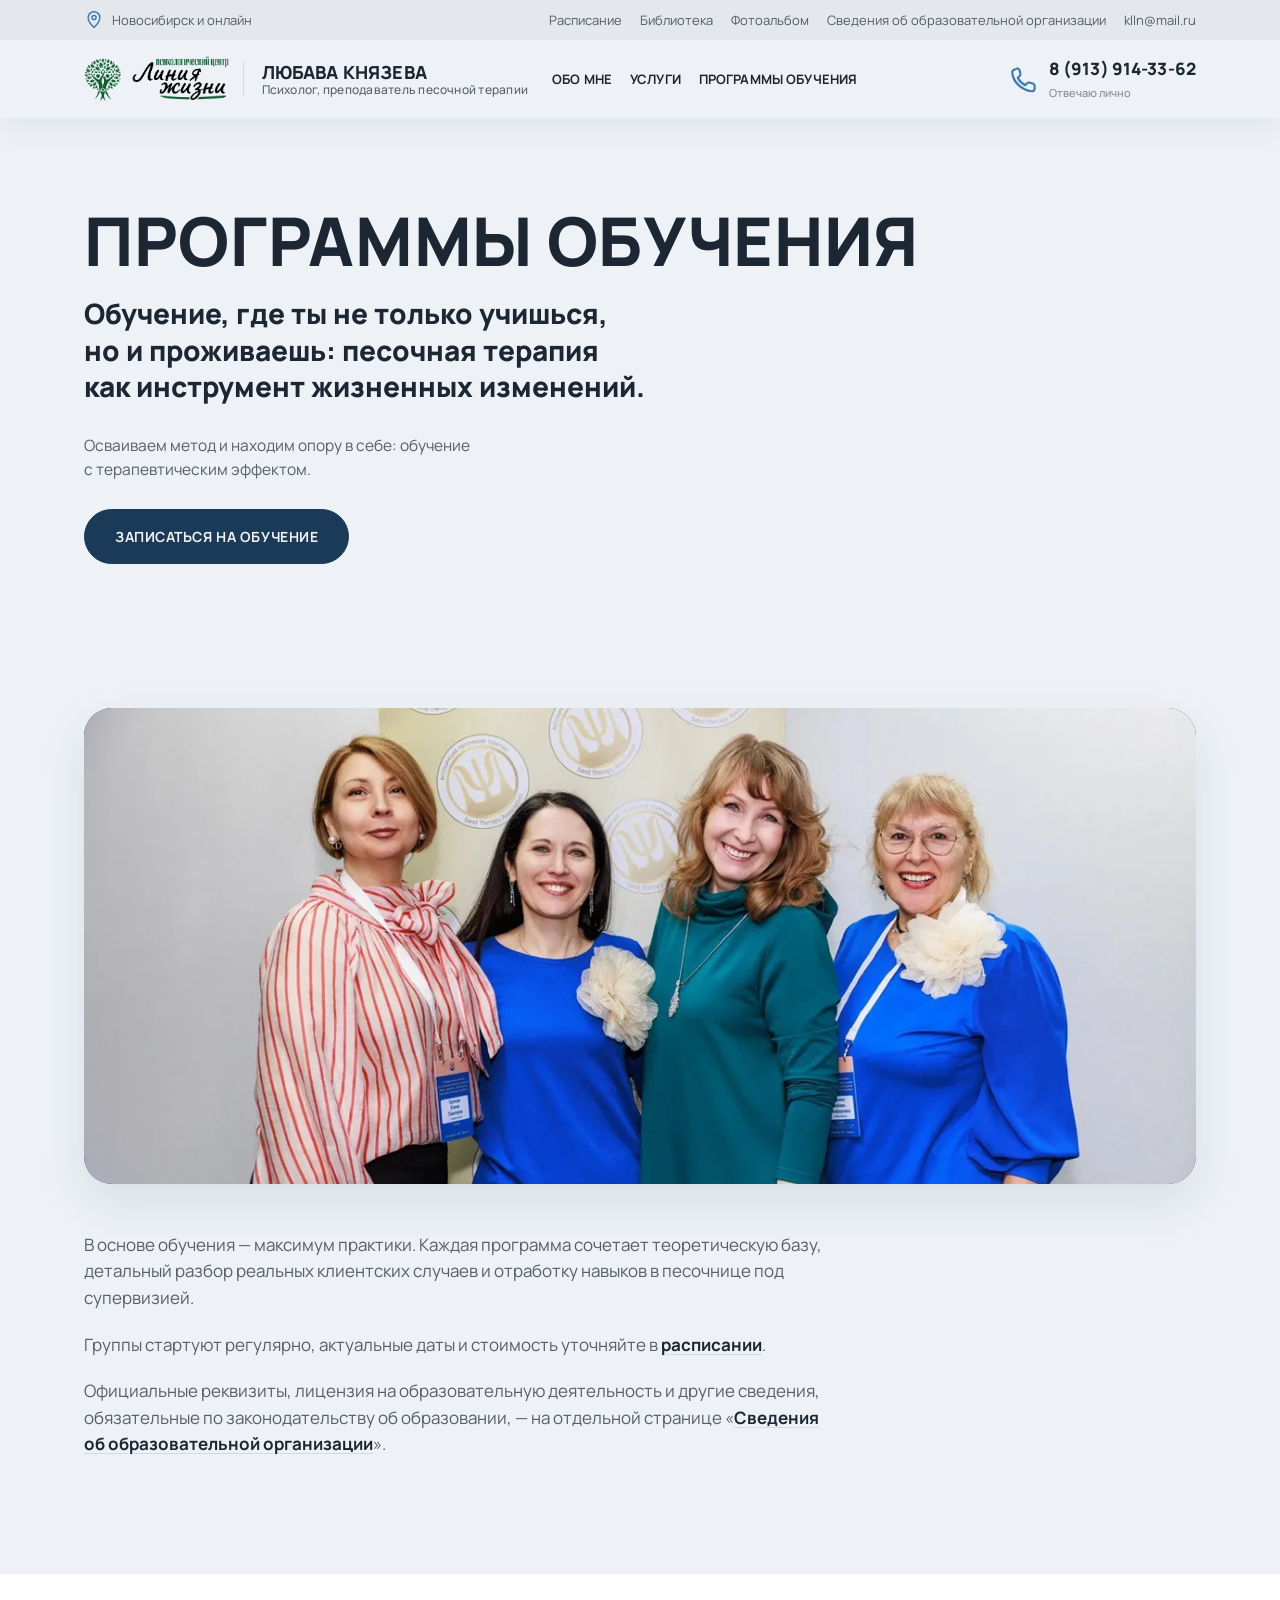
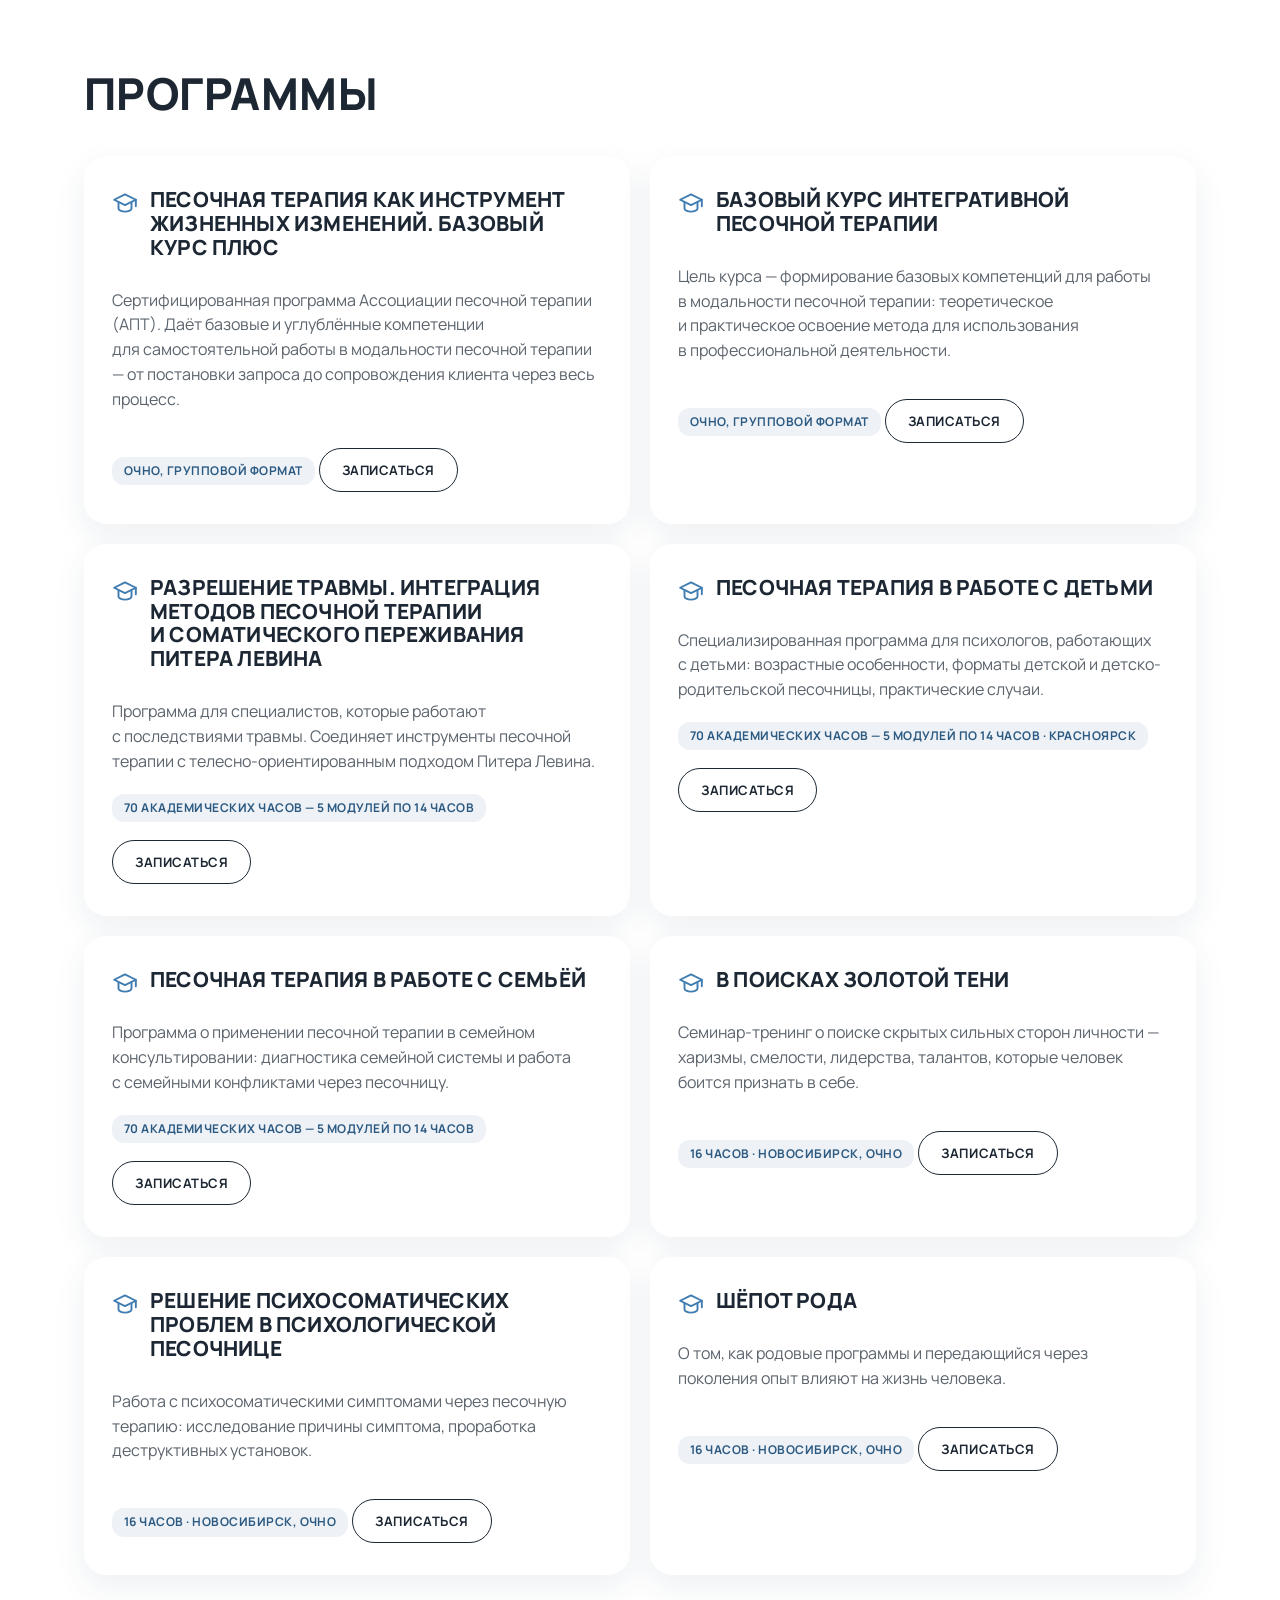
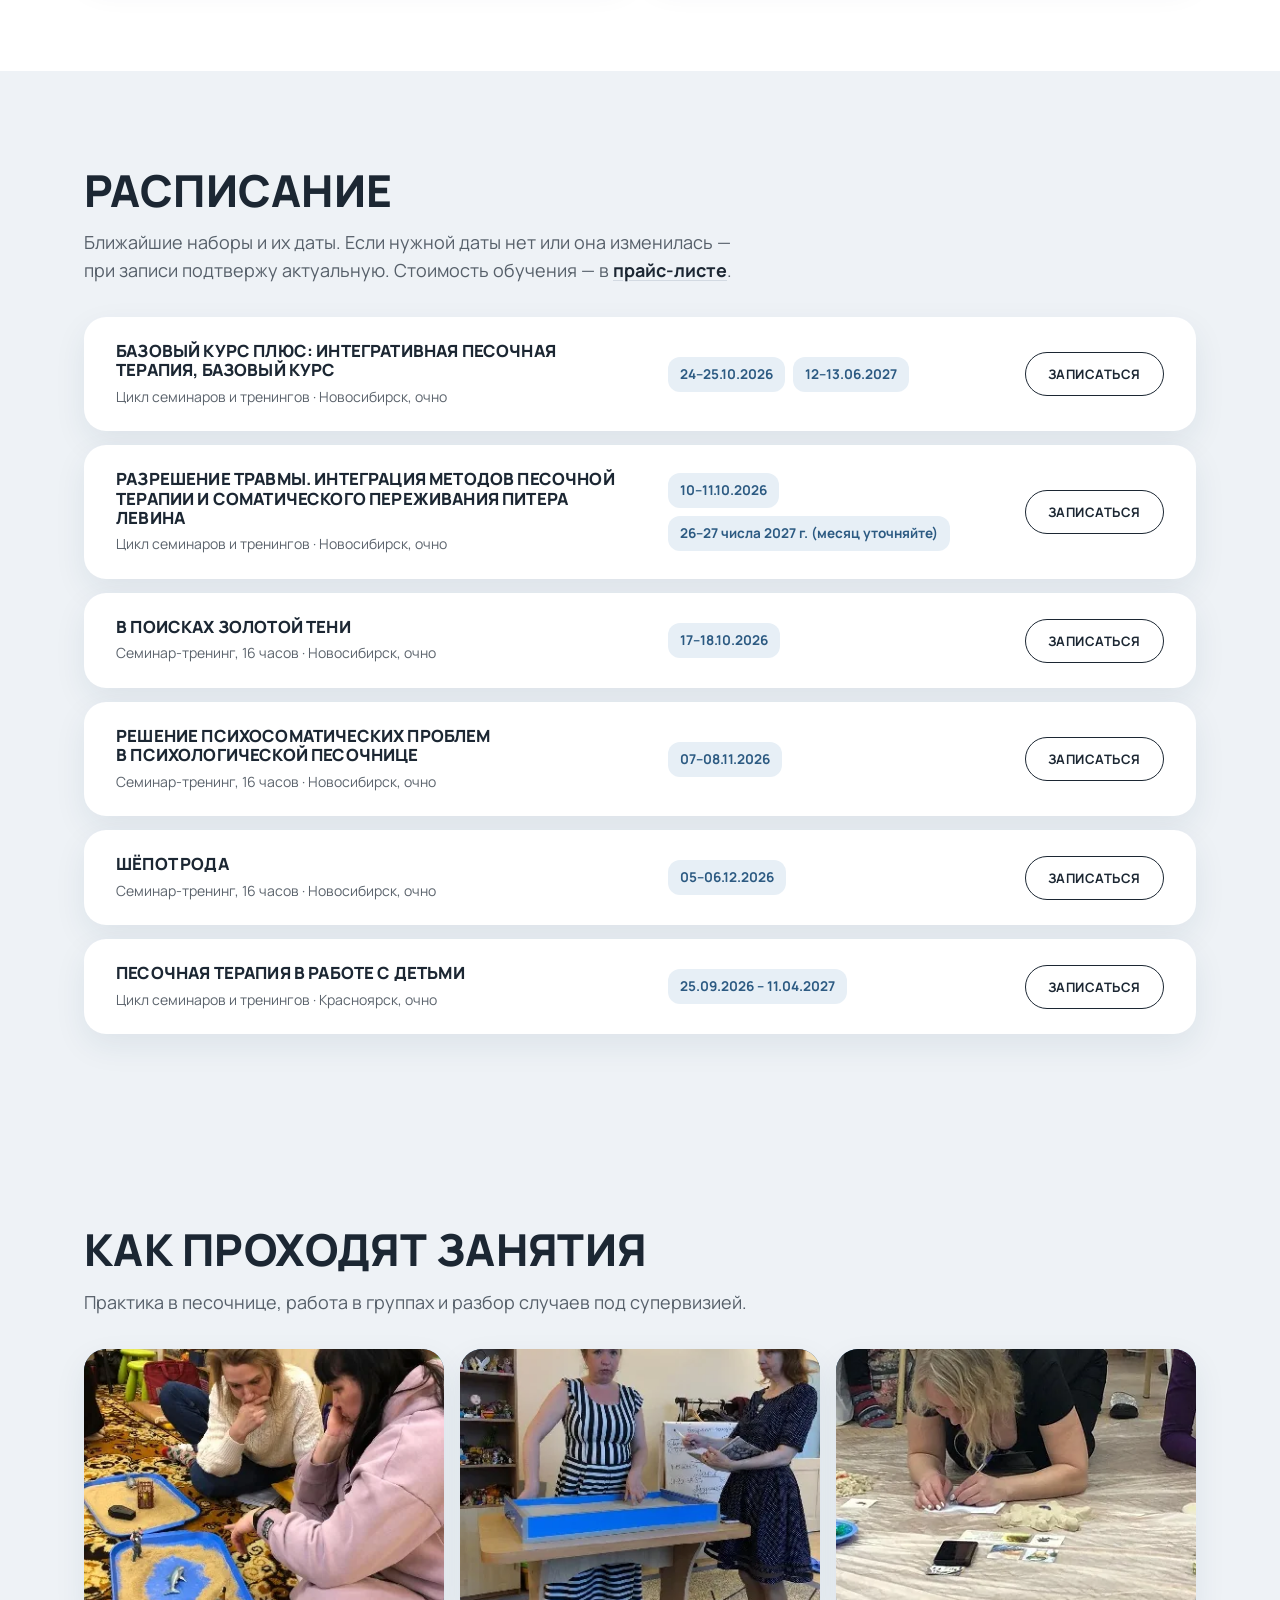
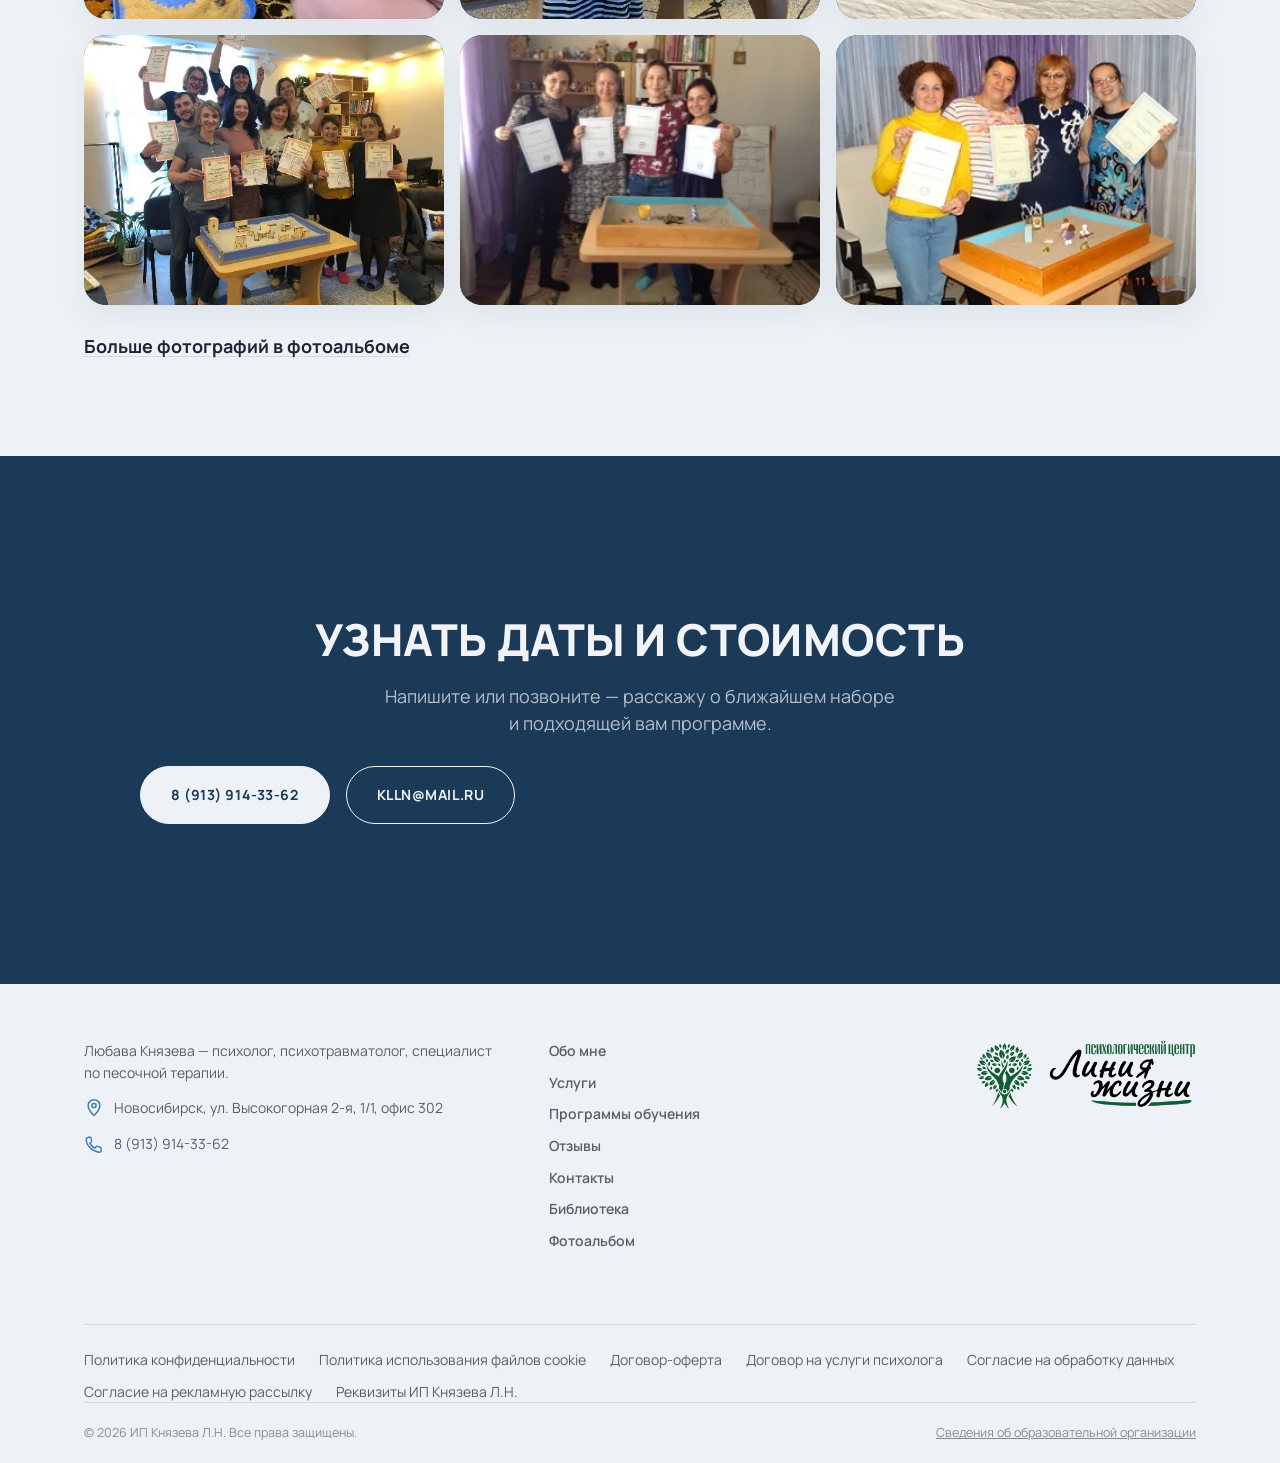
<file: programmy-obucheniya.html>
<!doctype html>
<html lang="ru">
<head>
<meta charset="utf-8">
<meta name="viewport" content="width=device-width, initial-scale=1">
<link rel="icon" href="favicon.ico" sizes="any">
<link rel="icon" href="images/favicon-32.png" sizes="32x32" type="image/png">
<link rel="icon" href="images/favicon-192.png" sizes="192x192" type="image/png">
<link rel="apple-touch-icon" href="images/apple-touch-icon.png">
<title>Программы обучения — песочная терапия, Любава Князева</title>
<meta name="description" content="Сертифицированные программы обучения песочной терапии для психологов: базовый курс, работа с травмой, с детьми и семьёй. Преподаватель ОППЛ, Новосибирск.">
<meta property="og:type" content="website">
<meta property="og:site_name" content="Любава Князева — психолог">
<meta property="og:title" content="Программы обучения — песочная терапия, Любава Князева">
<meta property="og:description" content="Сертифицированные программы обучения песочной терапии для психологов: базовый курс, работа с травмой, с детьми и семьёй. Преподаватель ОППЛ, Новосибирск.">
<meta property="og:image" content="https://lyubava-knyazeva.ru/images/og-share.jpg">
<meta property="og:image:width" content="1200">
<meta property="og:image:height" content="630">
<meta property="og:url" content="https://lyubava-knyazeva.ru/programmy-obucheniya.html">
<meta name="twitter:card" content="summary_large_image">
<meta name="twitter:title" content="Программы обучения — песочная терапия, Любава Князева">
<meta name="twitter:description" content="Сертифицированные программы обучения песочной терапии для психологов: базовый курс, работа с травмой, с детьми и семьёй. Преподаватель ОППЛ, Новосибирск.">
<meta name="twitter:image" content="https://lyubava-knyazeva.ru/images/og-share.jpg">
<link rel="preconnect" href="https://fonts.googleapis.com">
<link rel="preconnect" href="https://fonts.gstatic.com" crossorigin>
<link href="https://fonts.googleapis.com/css2?family=Manrope:wght@400;500;700;800&family=Lora:ital,wght@1,500;1,600&subset=cyrillic&display=swap" rel="stylesheet">
<link rel="stylesheet" href="styles.css?v=20261034">
</head>
<body>
<a class="skip-link" href="#main">Перейти к содержанию</a>

<header class="site-header is-solid">
  <div class="topbar">
    <div class="container">
      <span class="topbar-item"><svg class="icon icon-sm" viewBox="0 0 24 24" fill="none" stroke="currentColor" stroke-width="1.75" stroke-linecap="round" stroke-linejoin="round" aria-hidden="true"><path d="M12 21s7-6.5 7-12a7 7 0 1 0-14 0c0 5.5 7 12 7 12z"/><circle cx="12" cy="9" r="2.5"/></svg>Новосибирск и онлайн</span>
      <nav class="topbar-links" aria-label="Дополнительное меню">
        <a href="programmy-obucheniya.html#raspisanie">Расписание</a>
        <a href="biblioteka.html">Библиотека</a>
        <a href="fotoalbom.html">Фотоальбом</a>
        <a href="svedeniya-ob-obrazovatelnoy-organizacii.html">Сведения об образовательной организации</a>
        <a href="mailto:klln@mail.ru">klln@mail.ru</a>
      </nav>
    </div>
  </div>
  <div class="container">
    <div class="brand-group">
      <a class="header-logo" href="./" aria-label="Психологический центр «Линия жизни»"><img src="images/center-logo.webp" alt="Психологический центр «Линия жизни»" loading="lazy"></a>
      <a class="wordmark" href="obo-mne.html">
      <span class="name">Любава Князева</span>
      <span class="role">Психолог, преподаватель песочной терапии</span>
    </a>
    </div>
    <nav class="nav-links" id="nav-links">
      <a class="nav-mobile-logo" href="./"><img src="images/center-logo.webp" alt="Психологический центр «Линия жизни»" loading="lazy"></a>
      <a href="obo-mne.html">Обо мне</a>
      <a href="./#uslugi">Услуги</a>
      <a href="programmy-obucheniya.html">Программы обучения</a>
      <a href="./#otzyvy" class="nav-desktop-hide">Отзывы</a>
      <a href="kontakty.html" class="nav-desktop-hide">Контакты</a>
      <div class="nav-more">
        <span class="nav-more-title">Ещё на сайте</span>
        <a href="programmy-obucheniya.html#raspisanie">Расписание</a>
        <a href="biblioteka.html">Библиотека</a>
        <a href="fotoalbom.html">Фотоальбом</a>
        <a href="svedeniya-ob-obrazovatelnoy-organizacii.html">Сведения об образовательной организации</a>
      </div>
      <a class="nav-phone" href="tel:+79139143362"><svg class="icon nav-phone-icon" viewBox="0 0 24 24" fill="none" stroke="currentColor" stroke-width="1.75" stroke-linecap="round" stroke-linejoin="round" aria-hidden="true"><path d="M6.6 3.5c.8 0 1.6.6 1.8 1.4l.7 2.6a2 2 0 0 1-.5 2L7 11a13 13 0 0 0 6 6l1.5-1.6a2 2 0 0 1 2-.5l2.6.7c.8.2 1.4 1 1.4 1.8v2.4c0 1.2-1 2.1-2.2 2C9.9 21 3 14.1 2.6 6.7c-.1-1.2.8-2.2 2-2.2z"/></svg><span class="nav-phone-text"><span class="nav-phone-num">8 (913) 914-33-62</span><span class="nav-phone-caption">Отвечаю лично</span></span></a>
      <a class="btn btn-primary nav-cta" href="./#zapis">Записаться</a>
    </nav>
    <button class="burger" aria-label="Открыть меню" aria-expanded="false"><span></span></button>
  </div>
</header>

<main id="main">

  <section class="page-hero bg-paper">
    <div class="container">
      <h1>Программы обучения</h1>
      <p class="hero-statement">Обучение, где ты не только учишься, но и проживаешь: песочная терапия как инструмент жизненных изменений.</p>
      <p class="hero-sub">Осваиваем метод и находим опору в себе: обучение с терапевтическим эффектом.</p>
      <button type="button" class="btn btn-primary" data-popup data-mode="training">Записаться на обучение</button>
    </div>
  </section>

  <section class="bg-paper">
    <div class="container">
      <figure class="photo-banner"><img src="images/apt-team.webp" alt="Любава Князева с коллегами на мероприятии Ассоциации песочной терапии"></figure>
      <div class="bio-block">
        <p>В основе обучения — максимум практики. Каждая программа сочетает теоретическую базу, детальный разбор реальных клиентских случаев и отработку навыков в песочнице под супервизией.</p>
        <p>Группы стартуют регулярно, актуальные даты и стоимость уточняйте в <a class="link-underline" href="#raspisanie">расписании</a>.</p>
        <p>Официальные реквизиты, лицензия на образовательную деятельность и другие сведения, обязательные по законодательству об образовании, — на отдельной странице «<a class="link-underline" href="svedeniya-ob-obrazovatelnoy-organizacii.html">Сведения об образовательной организации</a>».</p>
      </div>
    </div>
  </section>

  <section class="bg-paper-2">
    <div class="container">
      <h2 style="margin-bottom:40px;">Программы</h2>
      <div class="programs-list">

        <article class="program-card">
          <div class="program-card-head"><svg class="icon" viewBox="0 0 24 24" fill="none" stroke="currentColor" stroke-width="1.75" stroke-linecap="round" stroke-linejoin="round" aria-hidden="true"><path d="M12 4 2 9l10 5 10-5z"/><path d="M6 11.5V17c0 1.5 2.7 3 6 3s6-1.5 6-3v-5.5"/><path d="M22 9v6"/></svg><h3>Песочная терапия как инструмент жизненных изменений. Базовый курс плюс</h3></div>
          <p>Сертифицированная программа Ассоциации песочной терапии (АПТ). Даёт базовые и углублённые компетенции для самостоятельной работы в модальности песочной терапии — от постановки запроса до сопровождения клиента через весь процесс.</p>
          <div class="program-meta">Очно, групповой формат</div>
          <button type="button" class="btn btn-outline-block program-cta" data-popup data-service="Песочная терапия как инструмент жизненных изменений. Базовый курс плюс">Записаться</button>
        </article>

        <article class="program-card">
          <div class="program-card-head"><svg class="icon" viewBox="0 0 24 24" fill="none" stroke="currentColor" stroke-width="1.75" stroke-linecap="round" stroke-linejoin="round" aria-hidden="true"><path d="M12 4 2 9l10 5 10-5z"/><path d="M6 11.5V17c0 1.5 2.7 3 6 3s6-1.5 6-3v-5.5"/><path d="M22 9v6"/></svg><h3>Базовый курс интегративной песочной терапии</h3></div>
          <p>Цель курса — формирование базовых компетенций для работы в модальности песочной терапии: теоретическое и практическое освоение метода для использования в профессиональной деятельности.</p>
          <div class="program-meta">Очно, групповой формат</div>
          <button type="button" class="btn btn-outline-block program-cta" data-popup data-service="Базовый курс интегративной песочной терапии">Записаться</button>
        </article>

        <article class="program-card">
          <div class="program-card-head"><svg class="icon" viewBox="0 0 24 24" fill="none" stroke="currentColor" stroke-width="1.75" stroke-linecap="round" stroke-linejoin="round" aria-hidden="true"><path d="M12 4 2 9l10 5 10-5z"/><path d="M6 11.5V17c0 1.5 2.7 3 6 3s6-1.5 6-3v-5.5"/><path d="M22 9v6"/></svg><h3>Разрешение травмы. Интеграция методов песочной терапии и соматического переживания Питера Левина</h3></div>
          <p>Программа для специалистов, которые работают с последствиями травмы. Соединяет инструменты песочной терапии с телесно-ориентированным подходом Питера Левина.</p>
          <div class="program-meta">70 академических часов — 5 модулей по 14 часов</div>
          <button type="button" class="btn btn-outline-block program-cta" data-popup data-service="Разрешение травмы. Интеграция методов песочной терапии и соматического переживания Питера Левина">Записаться</button>
        </article>

        <article class="program-card">
          <div class="program-card-head"><svg class="icon" viewBox="0 0 24 24" fill="none" stroke="currentColor" stroke-width="1.75" stroke-linecap="round" stroke-linejoin="round" aria-hidden="true"><path d="M12 4 2 9l10 5 10-5z"/><path d="M6 11.5V17c0 1.5 2.7 3 6 3s6-1.5 6-3v-5.5"/><path d="M22 9v6"/></svg><h3>Песочная терапия в работе с детьми</h3></div>
          <p>Специализированная программа для психологов, работающих с детьми: возрастные особенности, форматы детской и детско-родительской песочницы, практические случаи.</p>
          <div class="program-meta">70 академических часов — 5 модулей по 14 часов · Красноярск</div>
          <button type="button" class="btn btn-outline-block program-cta" data-popup data-service="Песочная терапия в работе с детьми">Записаться</button>
        </article>

        <article class="program-card">
          <div class="program-card-head"><svg class="icon" viewBox="0 0 24 24" fill="none" stroke="currentColor" stroke-width="1.75" stroke-linecap="round" stroke-linejoin="round" aria-hidden="true"><path d="M12 4 2 9l10 5 10-5z"/><path d="M6 11.5V17c0 1.5 2.7 3 6 3s6-1.5 6-3v-5.5"/><path d="M22 9v6"/></svg><h3>Песочная терапия в работе с семьёй</h3></div>
          <p>Программа о применении песочной терапии в семейном консультировании: диагностика семейной системы и работа с семейными конфликтами через песочницу.</p>
          <div class="program-meta">70 академических часов — 5 модулей по 14 часов</div>
          <button type="button" class="btn btn-outline-block program-cta" data-popup data-service="Песочная терапия в работе с семьёй">Записаться</button>
        </article>

        <article class="program-card">
          <div class="program-card-head"><svg class="icon" viewBox="0 0 24 24" fill="none" stroke="currentColor" stroke-width="1.75" stroke-linecap="round" stroke-linejoin="round" aria-hidden="true"><path d="M12 4 2 9l10 5 10-5z"/><path d="M6 11.5V17c0 1.5 2.7 3 6 3s6-1.5 6-3v-5.5"/><path d="M22 9v6"/></svg><h3>В поисках золотой тени</h3></div>
          <p>Семинар-тренинг о поиске скрытых сильных сторон личности — харизмы, смелости, лидерства, талантов, которые человек боится признать в себе.</p>
          <div class="program-meta">16 часов · Новосибирск, очно</div>
          <button type="button" class="btn btn-outline-block program-cta" data-popup data-service="В поисках золотой тени">Записаться</button>
        </article>

        <article class="program-card">
          <div class="program-card-head"><svg class="icon" viewBox="0 0 24 24" fill="none" stroke="currentColor" stroke-width="1.75" stroke-linecap="round" stroke-linejoin="round" aria-hidden="true"><path d="M12 4 2 9l10 5 10-5z"/><path d="M6 11.5V17c0 1.5 2.7 3 6 3s6-1.5 6-3v-5.5"/><path d="M22 9v6"/></svg><h3>Решение психосоматических проблем в психологической песочнице</h3></div>
          <p>Работа с психосоматическими симптомами через песочную терапию: исследование причины симптома, проработка деструктивных установок.</p>
          <div class="program-meta">16 часов · Новосибирск, очно</div>
          <button type="button" class="btn btn-outline-block program-cta" data-popup data-service="Решение психосоматических проблем в психологической песочнице">Записаться</button>
        </article>

        <article class="program-card">
          <div class="program-card-head"><svg class="icon" viewBox="0 0 24 24" fill="none" stroke="currentColor" stroke-width="1.75" stroke-linecap="round" stroke-linejoin="round" aria-hidden="true"><path d="M12 4 2 9l10 5 10-5z"/><path d="M6 11.5V17c0 1.5 2.7 3 6 3s6-1.5 6-3v-5.5"/><path d="M22 9v6"/></svg><h3>Шёпот рода</h3></div>
          <p>О том, как родовые программы и передающийся через поколения опыт влияют на жизнь человека.</p>
          <div class="program-meta">16 часов · Новосибирск, очно</div>
          <button type="button" class="btn btn-outline-block program-cta" data-popup data-service="Шёпот рода">Записаться</button>
        </article>

      </div>
    </div>
  </section>

  <section class="bg-paper" id="raspisanie">
    <div class="container">
      <div class="gallery-head">
        <h2>Расписание</h2>
        <p class="section-lede">Ближайшие наборы и их даты. Если нужной даты нет или она изменилась — при записи подтвержу актуальную. Стоимость обучения — в <a class="link-underline" href="documents/price-list.jpg" target="_blank" rel="noopener">прайс-листе</a>.</p>
      </div>
      <div class="schedule-list">
        <article class="schedule-item">
          <div class="schedule-main">
            <h3>Базовый курс плюс: интегративная песочная терапия, базовый курс</h3>
            <p class="schedule-meta">Цикл семинаров и тренингов · Новосибирск, очно</p>
          </div>
          <ul class="schedule-dates" aria-label="Даты"><li>24–25.10.2026</li><li>12–13.06.2027</li></ul>
          <button type="button" class="btn btn-outline-block program-cta" data-popup data-service="Песочная терапия как инструмент жизненных изменений. Базовый курс плюс">Записаться</button>
        </article>
        <article class="schedule-item">
          <div class="schedule-main">
            <h3>Разрешение травмы. Интеграция методов песочной терапии и соматического переживания Питера Левина</h3>
            <p class="schedule-meta">Цикл семинаров и тренингов · Новосибирск, очно</p>
          </div>
          <ul class="schedule-dates" aria-label="Даты"><li>10–11.10.2026</li><li>26–27 числа 2027 г. (месяц уточняйте)</li></ul>
          <button type="button" class="btn btn-outline-block program-cta" data-popup data-service="Разрешение травмы. Интеграция методов песочной терапии и соматического переживания Питера Левина">Записаться</button>
        </article>
        <article class="schedule-item">
          <div class="schedule-main">
            <h3>В поисках золотой тени</h3>
            <p class="schedule-meta">Семинар-тренинг, 16 часов · Новосибирск, очно</p>
          </div>
          <ul class="schedule-dates" aria-label="Даты"><li>17–18.10.2026</li></ul>
          <button type="button" class="btn btn-outline-block program-cta" data-popup data-service="В поисках золотой тени">Записаться</button>
        </article>
        <article class="schedule-item">
          <div class="schedule-main">
            <h3>Решение психосоматических проблем в психологической песочнице</h3>
            <p class="schedule-meta">Семинар-тренинг, 16 часов · Новосибирск, очно</p>
          </div>
          <ul class="schedule-dates" aria-label="Даты"><li>07–08.11.2026</li></ul>
          <button type="button" class="btn btn-outline-block program-cta" data-popup data-service="Решение психосоматических проблем в психологической песочнице">Записаться</button>
        </article>
        <article class="schedule-item">
          <div class="schedule-main">
            <h3>Шёпот рода</h3>
            <p class="schedule-meta">Семинар-тренинг, 16 часов · Новосибирск, очно</p>
          </div>
          <ul class="schedule-dates" aria-label="Даты"><li>05–06.12.2026</li></ul>
          <button type="button" class="btn btn-outline-block program-cta" data-popup data-service="Шёпот рода">Записаться</button>
        </article>
        <article class="schedule-item">
          <div class="schedule-main">
            <h3>Песочная терапия в работе с детьми</h3>
            <p class="schedule-meta">Цикл семинаров и тренингов · Красноярск, очно</p>
          </div>
          <ul class="schedule-dates" aria-label="Даты"><li>25.09.2026 – 11.04.2027</li></ul>
          <button type="button" class="btn btn-outline-block program-cta" data-popup data-service="Песочная терапия в работе с детьми">Записаться</button>
        </article>
      </div>
    </div>
  </section>

  <section class="bg-paper">
    <div class="container">
      <div class="gallery-head"><h2>Как проходят занятия</h2><p class="section-lede">Практика в песочнице, работа в группах и разбор случаев под супервизией.</p></div>
      <div class="photo-gallery photo-gallery--3">
        <figure class="photo-tile" style="--ar:4/3"><img src="images/class-sand-floor.webp" alt="Участники обучения работают с песком на полу" loading="lazy"></figure>
        <figure class="photo-tile" style="--ar:4/3"><img src="images/class-tray-demo.webp" alt="Демонстрация работы с песочницей на занятии" loading="lazy"></figure>
        <figure class="photo-tile" style="--ar:4/3"><img src="images/class-floor-work.webp" alt="Групповая практика с фигурками" loading="lazy"></figure>
        <figure class="photo-tile" style="--ar:4/3"><img src="images/class-certificates.webp" alt="Выпускники группы с сертификатами" loading="lazy"></figure>
        <figure class="photo-tile" style="--ar:4/3"><img src="images/class-certs-tray.webp" alt="Выпускницы с сертификатами у песочницы" loading="lazy"></figure>
        <figure class="photo-tile" style="--ar:4/3"><img src="images/class-certs-group.webp" alt="Группа с сертификатами после обучения" loading="lazy"></figure>
      </div>
      <p class="photo-more"><a class="link-underline" href="fotoalbom.html">Больше фотографий в фотоальбоме</a></p>
    </div>
  </section>

  <section class="bg-block">
    <div class="container">
      <div class="cta-band">
        <h2>Узнать даты и стоимость</h2>
        <p>Напишите или позвоните — расскажу о ближайшем наборе и подходящей вам программе.</p>
        <div class="hero-actions" style="margin-top:24px;">
          <a class="btn btn-primary" href="tel:+79139143362">8 (913) 914-33-62</a>
          <a class="btn btn-outline-onblock" href="mailto:klln@mail.ru">klln@mail.ru</a>
        </div>
      </div>
    </div>
  </section>

</main>

<footer class="site-footer">
  <div class="container">
    <div class="footer-grid">
      <div>
        <p>Любава Князева — психолог, психотравматолог, специалист по песочной терапии.</p>
        <p class="footer-contact-row"><svg class="icon icon-sm" viewBox="0 0 24 24" fill="none" stroke="currentColor" stroke-width="1.75" stroke-linecap="round" stroke-linejoin="round" aria-hidden="true"><path d="M12 21s7-6.5 7-12a7 7 0 1 0-14 0c0 5.5 7 12 7 12z"/><circle cx="12" cy="9" r="2.5"/></svg><span>Новосибирск, ул. Высокогорная 2-я, 1/1, офис 302</span></p>
        <p class="footer-contact-row"><svg class="icon icon-sm" viewBox="0 0 24 24" fill="none" stroke="currentColor" stroke-width="1.75" stroke-linecap="round" stroke-linejoin="round" aria-hidden="true"><path d="M6.6 3.5c.8 0 1.6.6 1.8 1.4l.7 2.6a2 2 0 0 1-.5 2L7 11a13 13 0 0 0 6 6l1.5-1.6a2 2 0 0 1 2-.5l2.6.7c.8.2 1.4 1 1.4 1.8v2.4c0 1.2-1 2.1-2.2 2C9.9 21 3 14.1 2.6 6.7c-.1-1.2.8-2.2 2-2.2z"/></svg><a href="tel:+79139143362">8 (913) 914-33-62</a></p>
      </div>
      <nav class="footer-nav">
        <a href="obo-mne.html">Обо мне</a>
        <a href="./#uslugi">Услуги</a>
        <a href="programmy-obucheniya.html">Программы обучения</a>
        <a href="./#otzyvy">Отзывы</a>
        <a href="kontakty.html">Контакты</a>
        <a href="biblioteka.html">Библиотека</a>
        <a href="fotoalbom.html">Фотоальбом</a>
      </nav>
      <div class="footer-logo"><a href="obo-mne.html"><img src="images/center-logo.webp" alt="Психологический центр «Линия жизни»" loading="lazy"></a></div>
    </div>
    <div class="footer-legal"><a href="politika-konfidencialnosti.html">Политика конфиденциальности</a><a href="politika-cookie.html">Политика использования файлов cookie</a><a href="dogovor-oferta.html">Договор-оферта</a><a href="dogovor-uslugi-psihologa.html">Договор на услуги психолога</a><a href="soglasie-obrabotka-dannyh.html">Согласие на обработку данных</a><a href="soglasie-reklamnaya-rassylka.html">Согласие на рекламную рассылку</a><a href="rekvizity.html">Реквизиты ИП Князева Л.Н.</a></div>
    <div class="footer-bottom">
      <span>© 2026 ИП Князева Л.Н. Все права защищены.</span>
      <a href="svedeniya-ob-obrazovatelnoy-organizacii.html">Сведения об образовательной организации</a>
    </div>
  </div>
</footer>

<script src="script.js?v=20261034"></script>
</body>
</html>
</file>
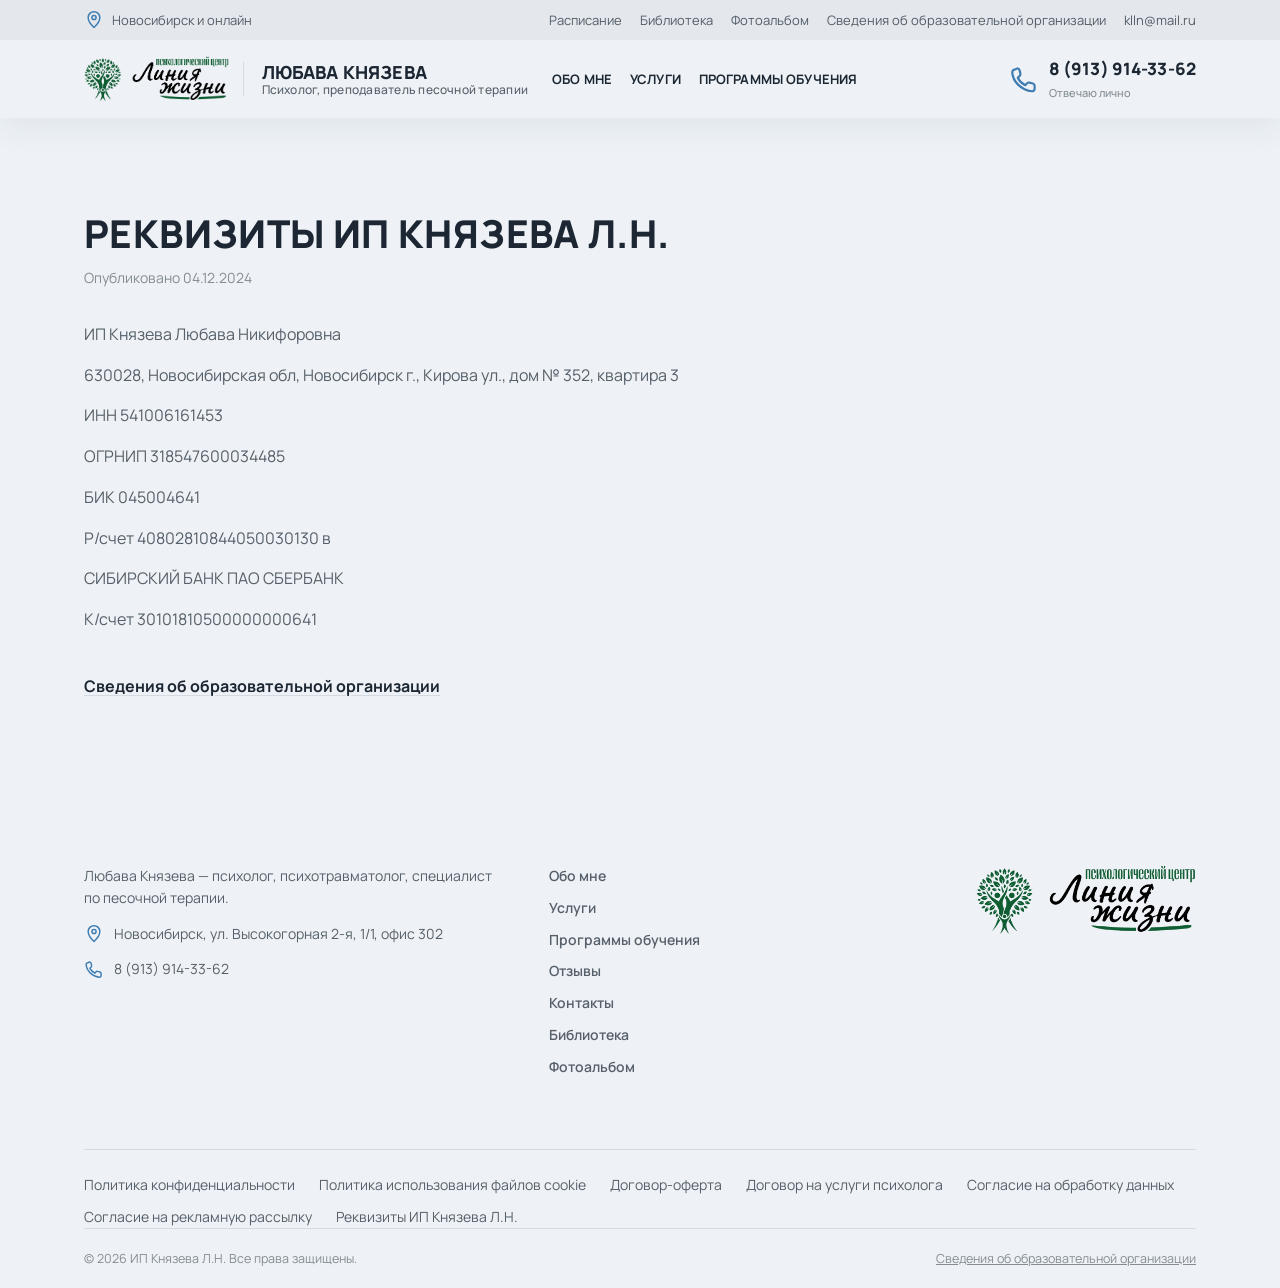
<file: rekvizity.html>
<!doctype html>
<html lang="ru">
<head>
<meta charset="utf-8">
<meta name="viewport" content="width=device-width, initial-scale=1">
<link rel="icon" href="favicon.ico" sizes="any">
<link rel="icon" href="images/favicon-32.png" sizes="32x32" type="image/png">
<link rel="icon" href="images/favicon-192.png" sizes="192x192" type="image/png">
<link rel="apple-touch-icon" href="images/apple-touch-icon.png">
<title>Реквизиты ИП Князева Л.Н. — Любава Князева</title>
<meta name="description" content="Реквизиты ИП Князева Л.Н. — документ ИП Князевой Л.Н.">
<meta property="og:type" content="website">
<meta property="og:site_name" content="Любава Князева — психолог">
<meta property="og:title" content="Реквизиты ИП Князева Л.Н. — Любава Князева">
<meta property="og:description" content="Реквизиты ИП Князева Л.Н. — документ ИП Князевой Л.Н.">
<meta property="og:image" content="https://lyubava-knyazeva.ru/images/og-share.jpg">
<meta property="og:image:width" content="1200">
<meta property="og:image:height" content="630">
<meta property="og:url" content="https://lyubava-knyazeva.ru/rekvizity.html">
<meta name="twitter:card" content="summary_large_image">
<meta name="twitter:title" content="Реквизиты ИП Князева Л.Н. — Любава Князева">
<meta name="twitter:description" content="Реквизиты ИП Князева Л.Н. — документ ИП Князевой Л.Н.">
<meta name="twitter:image" content="https://lyubava-knyazeva.ru/images/og-share.jpg">
<link rel="preconnect" href="https://fonts.googleapis.com">
<link rel="preconnect" href="https://fonts.gstatic.com" crossorigin>
<link href="https://fonts.googleapis.com/css2?family=Manrope:wght@400;500;700;800&family=Lora:ital,wght@1,500;1,600&subset=cyrillic&display=swap" rel="stylesheet">
<link rel="stylesheet" href="styles.css?v=20261034">
</head>
<body>
<a class="skip-link" href="#main">Перейти к содержанию</a>

<header class="site-header is-solid">
  <div class="topbar">
    <div class="container">
      <span class="topbar-item"><svg class="icon icon-sm" viewBox="0 0 24 24" fill="none" stroke="currentColor" stroke-width="1.75" stroke-linecap="round" stroke-linejoin="round" aria-hidden="true"><path d="M12 21s7-6.5 7-12a7 7 0 1 0-14 0c0 5.5 7 12 7 12z"/><circle cx="12" cy="9" r="2.5"/></svg>Новосибирск и онлайн</span>
      <nav class="topbar-links" aria-label="Дополнительное меню">
        <a href="programmy-obucheniya.html#raspisanie">Расписание</a>
        <a href="biblioteka.html">Библиотека</a>
        <a href="fotoalbom.html">Фотоальбом</a>
        <a href="svedeniya-ob-obrazovatelnoy-organizacii.html">Сведения об образовательной организации</a>
        <a href="mailto:klln@mail.ru">klln@mail.ru</a>
      </nav>
    </div>
  </div>
  <div class="container">
    <div class="brand-group">
      <a class="header-logo" href="./" aria-label="Психологический центр «Линия жизни»"><img src="images/center-logo.webp" alt="Психологический центр «Линия жизни»" loading="lazy"></a>
      <a class="wordmark" href="obo-mne.html">
      <span class="name">Любава Князева</span>
      <span class="role">Психолог, преподаватель песочной терапии</span>
    </a>
    </div>
    <nav class="nav-links" id="nav-links">
      <a class="nav-mobile-logo" href="./"><img src="images/center-logo.webp" alt="Психологический центр «Линия жизни»" loading="lazy"></a>
      <a href="obo-mne.html">Обо мне</a>
      <a href="./#uslugi">Услуги</a>
      <a href="programmy-obucheniya.html">Программы обучения</a>
      <a href="./#otzyvy" class="nav-desktop-hide">Отзывы</a>
      <a href="kontakty.html" class="nav-desktop-hide">Контакты</a>
      <div class="nav-more">
        <span class="nav-more-title">Ещё на сайте</span>
        <a href="programmy-obucheniya.html#raspisanie">Расписание</a>
        <a href="biblioteka.html">Библиотека</a>
        <a href="fotoalbom.html">Фотоальбом</a>
        <a href="svedeniya-ob-obrazovatelnoy-organizacii.html">Сведения об образовательной организации</a>
      </div>
      <a class="nav-phone" href="tel:+79139143362"><svg class="icon nav-phone-icon" viewBox="0 0 24 24" fill="none" stroke="currentColor" stroke-width="1.75" stroke-linecap="round" stroke-linejoin="round" aria-hidden="true"><path d="M6.6 3.5c.8 0 1.6.6 1.8 1.4l.7 2.6a2 2 0 0 1-.5 2L7 11a13 13 0 0 0 6 6l1.5-1.6a2 2 0 0 1 2-.5l2.6.7c.8.2 1.4 1 1.4 1.8v2.4c0 1.2-1 2.1-2.2 2C9.9 21 3 14.1 2.6 6.7c-.1-1.2.8-2.2 2-2.2z"/></svg><span class="nav-phone-text"><span class="nav-phone-num">8 (913) 914-33-62</span><span class="nav-phone-caption">Отвечаю лично</span></span></a>
      <a class="btn btn-primary nav-cta" href="./#zapis">Записаться</a>
    </nav>
    <button class="burger" aria-label="Открыть меню" aria-expanded="false"><span></span></button>
  </div>
</header>

<main id="main">
  <section class="bg-paper"><div class="container"><div class="legal-doc">
    <h1>Реквизиты ИП Князева Л.Н.</h1><p class="updated">Опубликовано 04.12.2024</p>
    <p>ИП Князева Любава Никифоровна</p>
    <p>630028, Новосибирская обл, Новосибирск г., Кирова ул., дом № 352, квартира 3</p>
    <p>ИНН 541006161453</p>
    <p>ОГРНИП 318547600034485</p>
    <p>БИК 045004641</p>
    <p>Р/счет 40802810844050030130 в</p>
    <p>СИБИРСКИЙ БАНК ПАО СБЕРБАНК</p>
    <p>К/счет 30101810500000000641</p>
    <p class="legal-back"><a class="link-underline" href="svedeniya-ob-obrazovatelnoy-organizacii.html">Сведения об образовательной организации</a></p>
  </div></div></section>
</main>

<footer class="site-footer">
  <div class="container">
    <div class="footer-grid">
      <div>
        <p>Любава Князева — психолог, психотравматолог, специалист по песочной терапии.</p>
        <p class="footer-contact-row"><svg class="icon icon-sm" viewBox="0 0 24 24" fill="none" stroke="currentColor" stroke-width="1.75" stroke-linecap="round" stroke-linejoin="round" aria-hidden="true"><path d="M12 21s7-6.5 7-12a7 7 0 1 0-14 0c0 5.5 7 12 7 12z"/><circle cx="12" cy="9" r="2.5"/></svg><span>Новосибирск, ул. Высокогорная 2-я, 1/1, офис 302</span></p>
        <p class="footer-contact-row"><svg class="icon icon-sm" viewBox="0 0 24 24" fill="none" stroke="currentColor" stroke-width="1.75" stroke-linecap="round" stroke-linejoin="round" aria-hidden="true"><path d="M6.6 3.5c.8 0 1.6.6 1.8 1.4l.7 2.6a2 2 0 0 1-.5 2L7 11a13 13 0 0 0 6 6l1.5-1.6a2 2 0 0 1 2-.5l2.6.7c.8.2 1.4 1 1.4 1.8v2.4c0 1.2-1 2.1-2.2 2C9.9 21 3 14.1 2.6 6.7c-.1-1.2.8-2.2 2-2.2z"/></svg><a href="tel:+79139143362">8 (913) 914-33-62</a></p>
      </div>
      <nav class="footer-nav">
        <a href="obo-mne.html">Обо мне</a>
        <a href="./#uslugi">Услуги</a>
        <a href="programmy-obucheniya.html">Программы обучения</a>
        <a href="./#otzyvy">Отзывы</a>
        <a href="kontakty.html">Контакты</a>
        <a href="biblioteka.html">Библиотека</a>
        <a href="fotoalbom.html">Фотоальбом</a>
      </nav>
      <div class="footer-logo"><a href="obo-mne.html"><img src="images/center-logo.webp" alt="Психологический центр «Линия жизни»" loading="lazy"></a></div>
    </div>
    <div class="footer-legal"><a href="politika-konfidencialnosti.html">Политика конфиденциальности</a><a href="politika-cookie.html">Политика использования файлов cookie</a><a href="dogovor-oferta.html">Договор-оферта</a><a href="dogovor-uslugi-psihologa.html">Договор на услуги психолога</a><a href="soglasie-obrabotka-dannyh.html">Согласие на обработку данных</a><a href="soglasie-reklamnaya-rassylka.html">Согласие на рекламную рассылку</a><a href="rekvizity.html">Реквизиты ИП Князева Л.Н.</a></div>
    <div class="footer-bottom">
      <span>© 2026 ИП Князева Л.Н. Все права защищены.</span>
      <a href="svedeniya-ob-obrazovatelnoy-organizacii.html">Сведения об образовательной организации</a>
    </div>
  </div>
</footer>

<script src="script.js?v=20261034"></script>
</body>
</html>
</file>
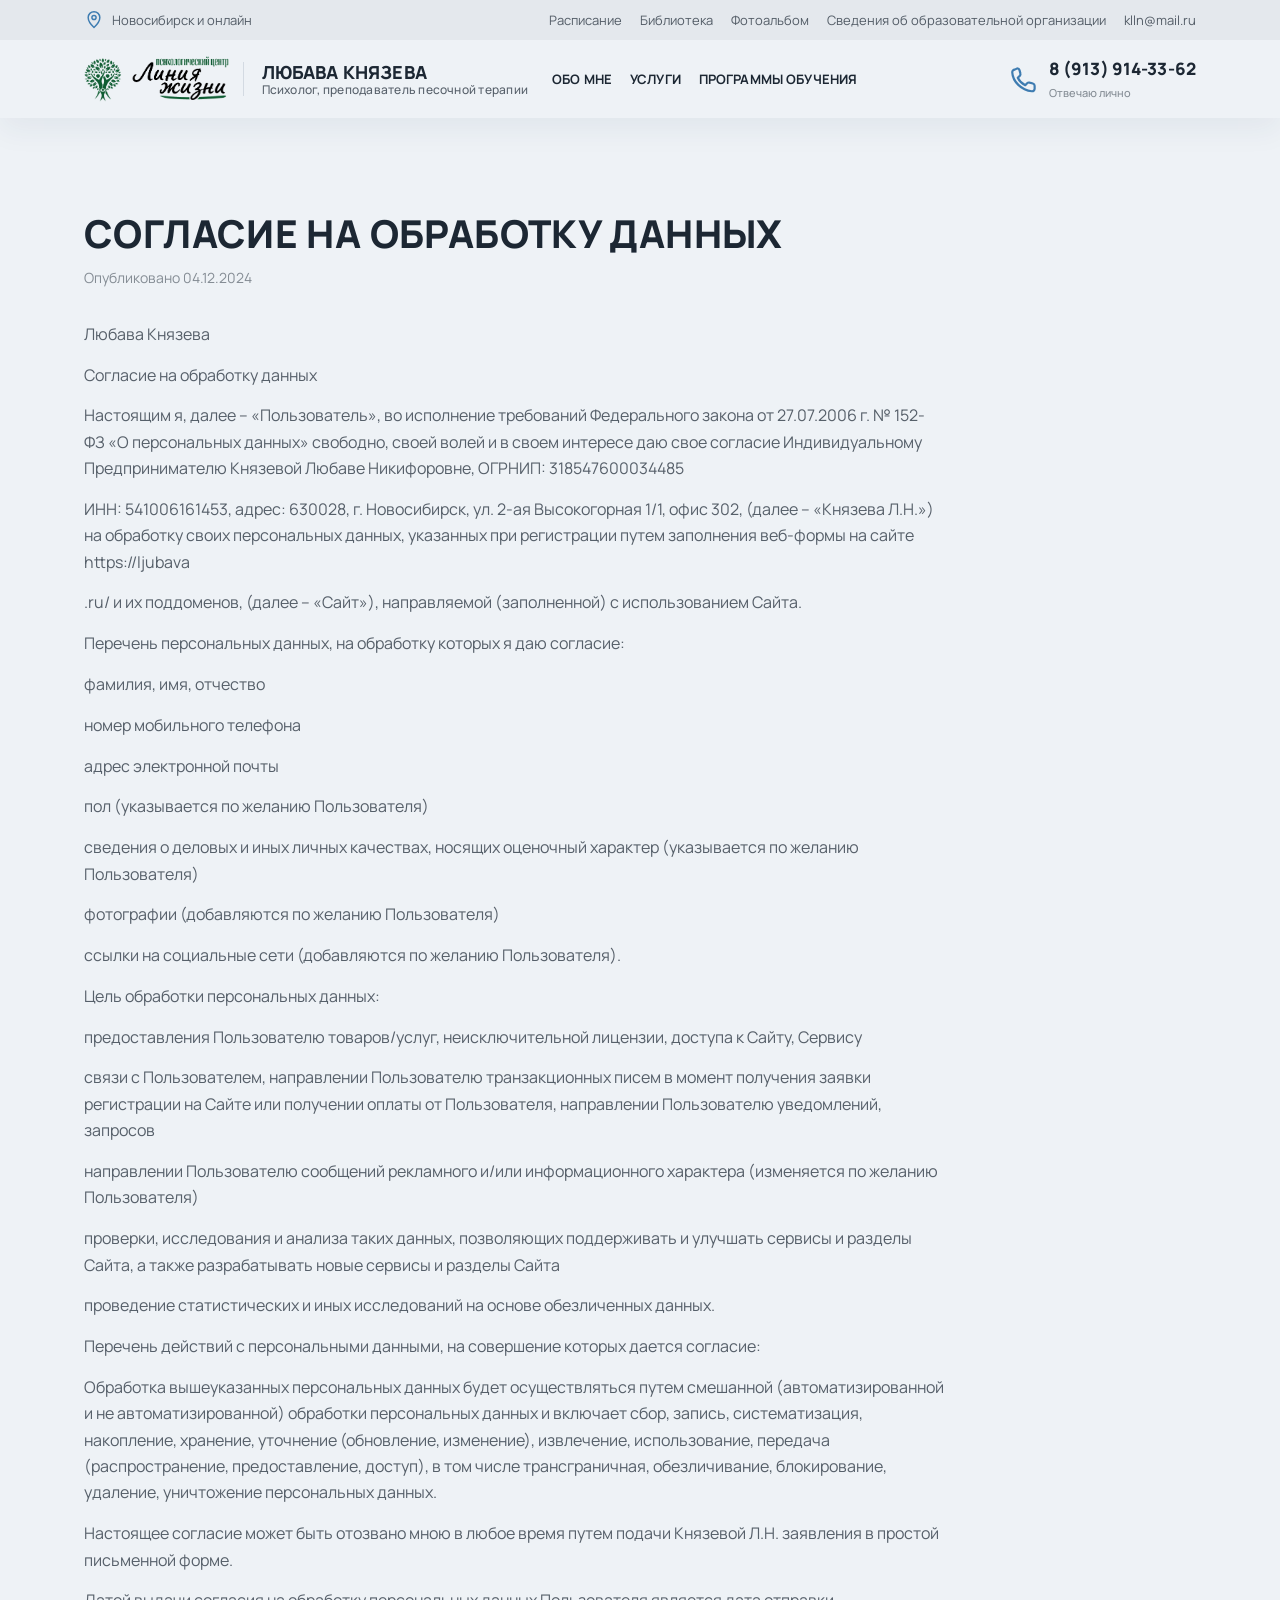
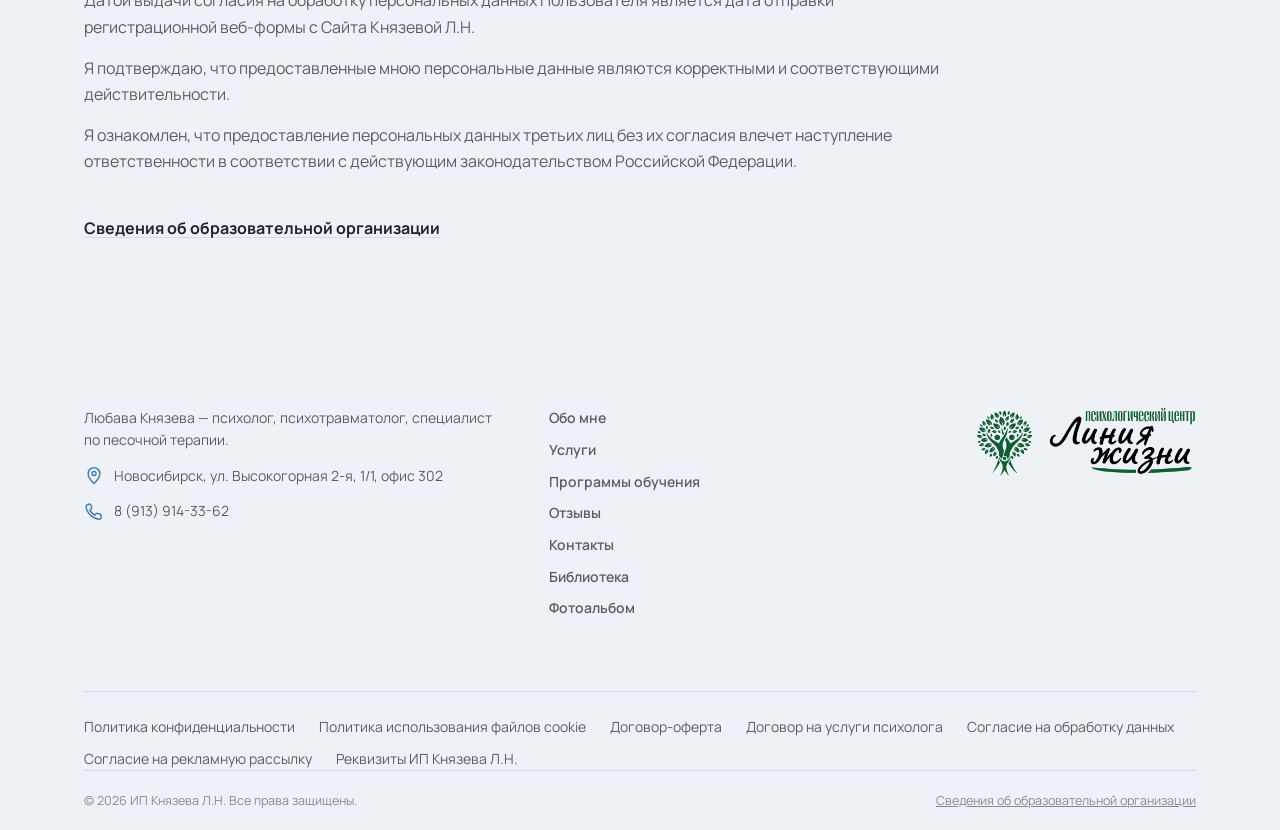
<file: soglasie-obrabotka-dannyh.html>
<!doctype html>
<html lang="ru">
<head>
<meta charset="utf-8">
<meta name="viewport" content="width=device-width, initial-scale=1">
<link rel="icon" href="favicon.ico" sizes="any">
<link rel="icon" href="images/favicon-32.png" sizes="32x32" type="image/png">
<link rel="icon" href="images/favicon-192.png" sizes="192x192" type="image/png">
<link rel="apple-touch-icon" href="images/apple-touch-icon.png">
<title>Согласие на обработку данных — Любава Князева</title>
<meta name="description" content="Согласие на обработку данных — документ ИП Князевой Л.Н.">
<meta property="og:type" content="website">
<meta property="og:site_name" content="Любава Князева — психолог">
<meta property="og:title" content="Согласие на обработку данных — Любава Князева">
<meta property="og:description" content="Согласие на обработку данных — документ ИП Князевой Л.Н.">
<meta property="og:image" content="https://lyubava-knyazeva.ru/images/og-share.jpg">
<meta property="og:image:width" content="1200">
<meta property="og:image:height" content="630">
<meta property="og:url" content="https://lyubava-knyazeva.ru/soglasie-obrabotka-dannyh.html">
<meta name="twitter:card" content="summary_large_image">
<meta name="twitter:title" content="Согласие на обработку данных — Любава Князева">
<meta name="twitter:description" content="Согласие на обработку данных — документ ИП Князевой Л.Н.">
<meta name="twitter:image" content="https://lyubava-knyazeva.ru/images/og-share.jpg">
<link rel="preconnect" href="https://fonts.googleapis.com">
<link rel="preconnect" href="https://fonts.gstatic.com" crossorigin>
<link href="https://fonts.googleapis.com/css2?family=Manrope:wght@400;500;700;800&family=Lora:ital,wght@1,500;1,600&subset=cyrillic&display=swap" rel="stylesheet">
<link rel="stylesheet" href="styles.css?v=20261034">
</head>
<body>
<a class="skip-link" href="#main">Перейти к содержанию</a>

<header class="site-header is-solid">
  <div class="topbar">
    <div class="container">
      <span class="topbar-item"><svg class="icon icon-sm" viewBox="0 0 24 24" fill="none" stroke="currentColor" stroke-width="1.75" stroke-linecap="round" stroke-linejoin="round" aria-hidden="true"><path d="M12 21s7-6.5 7-12a7 7 0 1 0-14 0c0 5.5 7 12 7 12z"/><circle cx="12" cy="9" r="2.5"/></svg>Новосибирск и онлайн</span>
      <nav class="topbar-links" aria-label="Дополнительное меню">
        <a href="programmy-obucheniya.html#raspisanie">Расписание</a>
        <a href="biblioteka.html">Библиотека</a>
        <a href="fotoalbom.html">Фотоальбом</a>
        <a href="svedeniya-ob-obrazovatelnoy-organizacii.html">Сведения об образовательной организации</a>
        <a href="mailto:klln@mail.ru">klln@mail.ru</a>
      </nav>
    </div>
  </div>
  <div class="container">
    <div class="brand-group">
      <a class="header-logo" href="./" aria-label="Психологический центр «Линия жизни»"><img src="images/center-logo.webp" alt="Психологический центр «Линия жизни»" loading="lazy"></a>
      <a class="wordmark" href="obo-mne.html">
      <span class="name">Любава Князева</span>
      <span class="role">Психолог, преподаватель песочной терапии</span>
    </a>
    </div>
    <nav class="nav-links" id="nav-links">
      <a class="nav-mobile-logo" href="./"><img src="images/center-logo.webp" alt="Психологический центр «Линия жизни»" loading="lazy"></a>
      <a href="obo-mne.html">Обо мне</a>
      <a href="./#uslugi">Услуги</a>
      <a href="programmy-obucheniya.html">Программы обучения</a>
      <a href="./#otzyvy" class="nav-desktop-hide">Отзывы</a>
      <a href="kontakty.html" class="nav-desktop-hide">Контакты</a>
      <div class="nav-more">
        <span class="nav-more-title">Ещё на сайте</span>
        <a href="programmy-obucheniya.html#raspisanie">Расписание</a>
        <a href="biblioteka.html">Библиотека</a>
        <a href="fotoalbom.html">Фотоальбом</a>
        <a href="svedeniya-ob-obrazovatelnoy-organizacii.html">Сведения об образовательной организации</a>
      </div>
      <a class="nav-phone" href="tel:+79139143362"><svg class="icon nav-phone-icon" viewBox="0 0 24 24" fill="none" stroke="currentColor" stroke-width="1.75" stroke-linecap="round" stroke-linejoin="round" aria-hidden="true"><path d="M6.6 3.5c.8 0 1.6.6 1.8 1.4l.7 2.6a2 2 0 0 1-.5 2L7 11a13 13 0 0 0 6 6l1.5-1.6a2 2 0 0 1 2-.5l2.6.7c.8.2 1.4 1 1.4 1.8v2.4c0 1.2-1 2.1-2.2 2C9.9 21 3 14.1 2.6 6.7c-.1-1.2.8-2.2 2-2.2z"/></svg><span class="nav-phone-text"><span class="nav-phone-num">8 (913) 914-33-62</span><span class="nav-phone-caption">Отвечаю лично</span></span></a>
      <a class="btn btn-primary nav-cta" href="./#zapis">Записаться</a>
    </nav>
    <button class="burger" aria-label="Открыть меню" aria-expanded="false"><span></span></button>
  </div>
</header>

<main id="main">
  <section class="bg-paper"><div class="container"><div class="legal-doc">
    <h1>Согласие на обработку данных</h1><p class="updated">Опубликовано 04.12.2024</p>
    <p>Любава Князева</p>
    <p>Согласие на обработку данных</p>
    <p>Настоящим я, далее – «Пользователь», во исполнение требований Федерального закона от 27.07.2006 г. № 152-ФЗ «О персональных данных» свободно, своей волей и в своем интересе даю свое согласие Индивидуальному Предпринимателю Князевой Любаве Никифоровне, ОГРНИП: 318547600034485</p>
    <p>ИНН: 541006161453, адрес: 630028, г. Новосибирск, ул. 2-ая Высокогорная 1/1, офис 302, (далее – «Князева Л.Н.») на обработку своих персональных данных, указанных при регистрации путем заполнения веб-формы на сайте https://ljubava</p>
    <p>.ru/ и их поддоменов, (далее – «Сайт»), направляемой (заполненной) с использованием Сайта.</p>
    <p>Перечень персональных данных, на обработку которых я даю согласие:</p>
    <p>фамилия, имя, отчество</p>
    <p>номер мобильного телефона</p>
    <p>адрес электронной почты</p>
    <p>пол (указывается по желанию Пользователя)</p>
    <p>сведения о деловых и иных личных качествах, носящих оценочный характер (указывается по желанию Пользователя)</p>
    <p>фотографии (добавляются по желанию Пользователя)</p>
    <p>ссылки на социальные сети (добавляются по желанию Пользователя).</p>
    <p>Цель обработки персональных данных:</p>
    <p>предоставления Пользователю товаров/услуг, неисключительной лицензии, доступа к Сайту, Сервису</p>
    <p>связи с Пользователем, направлении Пользователю транзакционных писем в момент получения заявки регистрации на Сайте или получении оплаты от Пользователя, направлении Пользователю уведомлений, запросов</p>
    <p>направлении Пользователю сообщений рекламного и/или информационного характера (изменяется по желанию Пользователя)</p>
    <p>проверки, исследования и анализа таких данных, позволяющих поддерживать и улучшать сервисы и разделы Сайта, а также разрабатывать новые сервисы и разделы Сайта</p>
    <p>проведение статистических и иных исследований на основе обезличенных данных.</p>
    <p>Перечень действий с персональными данными, на совершение которых дается согласие:</p>
    <p>Обработка вышеуказанных персональных данных будет осуществляться путем смешанной (автоматизированной и не автоматизированной) обработки персональных данных и включает сбор, запись, систематизация, накопление, хранение, уточнение (обновление, изменение), извлечение, использование, передача (распространение, предоставление, доступ), в том числе трансграничная, обезличивание, блокирование, удаление, уничтожение персональных данных.</p>
    <p>Настоящее согласие может быть отозвано мною в любое время путем подачи Князевой Л.Н. заявления в простой письменной форме.</p>
    <p>Датой выдачи согласия на обработку персональных данных Пользователя является дата отправки регистрационной веб-формы с Сайта Князевой Л.Н.</p>
    <p>Я подтверждаю, что предоставленные мною персональные данные являются корректными и соответствующими действительности.</p>
    <p>Я ознакомлен, что предоставление персональных данных третьих лиц без их согласия влечет наступление ответственности в соответствии с действующим законодательством Российской Федерации.</p>
    <p class="legal-back"><a class="link-underline" href="svedeniya-ob-obrazovatelnoy-organizacii.html">Сведения об образовательной организации</a></p>
  </div></div></section>
</main>

<footer class="site-footer">
  <div class="container">
    <div class="footer-grid">
      <div>
        <p>Любава Князева — психолог, психотравматолог, специалист по песочной терапии.</p>
        <p class="footer-contact-row"><svg class="icon icon-sm" viewBox="0 0 24 24" fill="none" stroke="currentColor" stroke-width="1.75" stroke-linecap="round" stroke-linejoin="round" aria-hidden="true"><path d="M12 21s7-6.5 7-12a7 7 0 1 0-14 0c0 5.5 7 12 7 12z"/><circle cx="12" cy="9" r="2.5"/></svg><span>Новосибирск, ул. Высокогорная 2-я, 1/1, офис 302</span></p>
        <p class="footer-contact-row"><svg class="icon icon-sm" viewBox="0 0 24 24" fill="none" stroke="currentColor" stroke-width="1.75" stroke-linecap="round" stroke-linejoin="round" aria-hidden="true"><path d="M6.6 3.5c.8 0 1.6.6 1.8 1.4l.7 2.6a2 2 0 0 1-.5 2L7 11a13 13 0 0 0 6 6l1.5-1.6a2 2 0 0 1 2-.5l2.6.7c.8.2 1.4 1 1.4 1.8v2.4c0 1.2-1 2.1-2.2 2C9.9 21 3 14.1 2.6 6.7c-.1-1.2.8-2.2 2-2.2z"/></svg><a href="tel:+79139143362">8 (913) 914-33-62</a></p>
      </div>
      <nav class="footer-nav">
        <a href="obo-mne.html">Обо мне</a>
        <a href="./#uslugi">Услуги</a>
        <a href="programmy-obucheniya.html">Программы обучения</a>
        <a href="./#otzyvy">Отзывы</a>
        <a href="kontakty.html">Контакты</a>
        <a href="biblioteka.html">Библиотека</a>
        <a href="fotoalbom.html">Фотоальбом</a>
      </nav>
      <div class="footer-logo"><a href="obo-mne.html"><img src="images/center-logo.webp" alt="Психологический центр «Линия жизни»" loading="lazy"></a></div>
    </div>
    <div class="footer-legal"><a href="politika-konfidencialnosti.html">Политика конфиденциальности</a><a href="politika-cookie.html">Политика использования файлов cookie</a><a href="dogovor-oferta.html">Договор-оферта</a><a href="dogovor-uslugi-psihologa.html">Договор на услуги психолога</a><a href="soglasie-obrabotka-dannyh.html">Согласие на обработку данных</a><a href="soglasie-reklamnaya-rassylka.html">Согласие на рекламную рассылку</a><a href="rekvizity.html">Реквизиты ИП Князева Л.Н.</a></div>
    <div class="footer-bottom">
      <span>© 2026 ИП Князева Л.Н. Все права защищены.</span>
      <a href="svedeniya-ob-obrazovatelnoy-organizacii.html">Сведения об образовательной организации</a>
    </div>
  </div>
</footer>

<script src="script.js?v=20261034"></script>
</body>
</html>
</file>
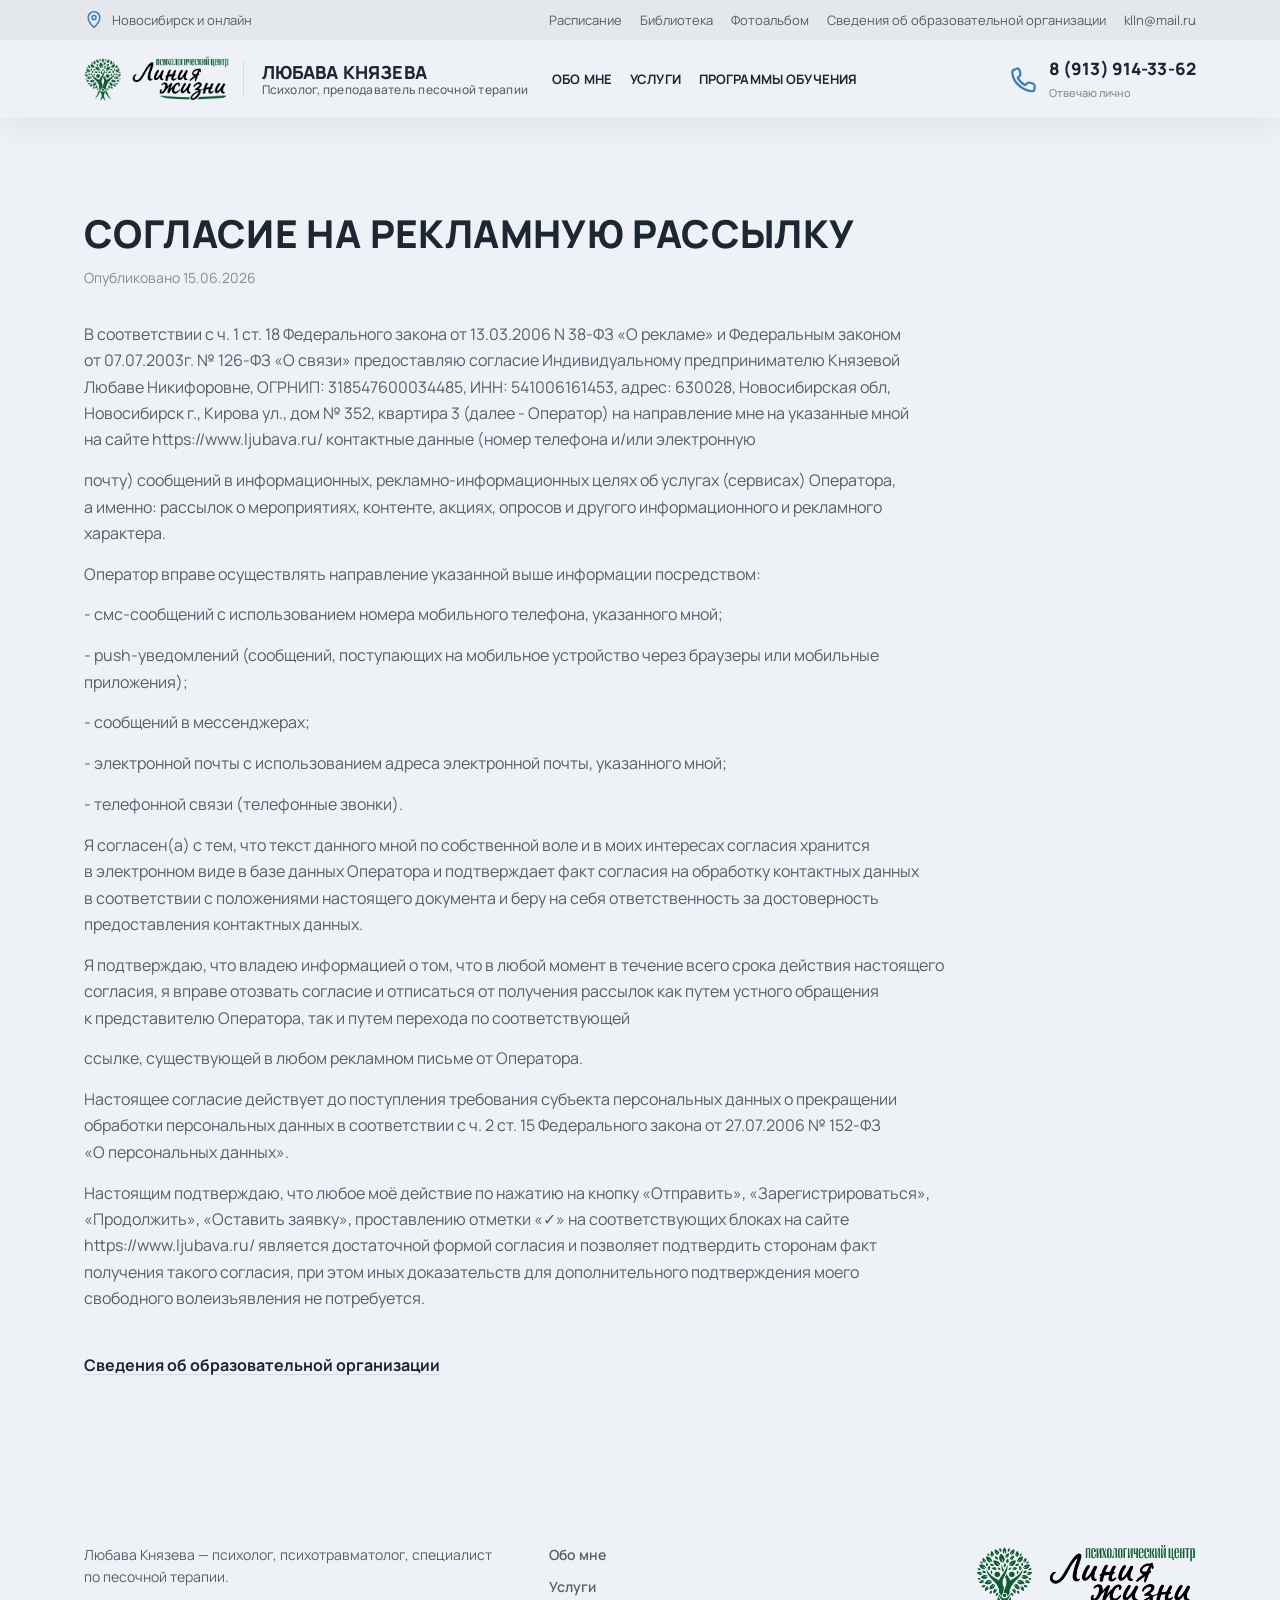
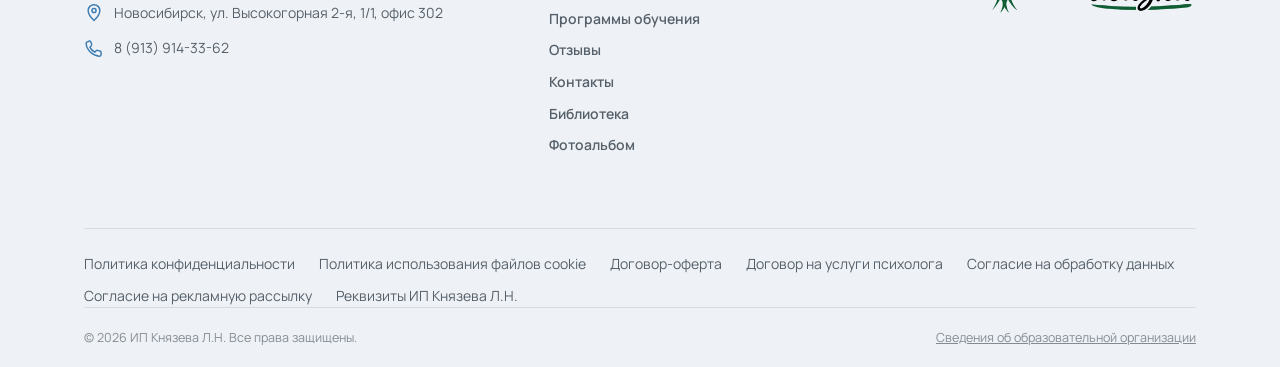
<file: soglasie-reklamnaya-rassylka.html>
<!doctype html>
<html lang="ru">
<head>
<meta charset="utf-8">
<meta name="viewport" content="width=device-width, initial-scale=1">
<link rel="icon" href="favicon.ico" sizes="any">
<link rel="icon" href="images/favicon-32.png" sizes="32x32" type="image/png">
<link rel="icon" href="images/favicon-192.png" sizes="192x192" type="image/png">
<link rel="apple-touch-icon" href="images/apple-touch-icon.png">
<title>Согласие на рекламную рассылку — Любава Князева</title>
<meta name="description" content="Согласие на рекламную рассылку — документ ИП Князевой Л.Н.">
<meta property="og:type" content="website">
<meta property="og:site_name" content="Любава Князева — психолог">
<meta property="og:title" content="Согласие на рекламную рассылку — Любава Князева">
<meta property="og:description" content="Согласие на рекламную рассылку — документ ИП Князевой Л.Н.">
<meta property="og:image" content="https://lyubava-knyazeva.ru/images/og-share.jpg">
<meta property="og:image:width" content="1200">
<meta property="og:image:height" content="630">
<meta property="og:url" content="https://lyubava-knyazeva.ru/soglasie-reklamnaya-rassylka.html">
<meta name="twitter:card" content="summary_large_image">
<meta name="twitter:title" content="Согласие на рекламную рассылку — Любава Князева">
<meta name="twitter:description" content="Согласие на рекламную рассылку — документ ИП Князевой Л.Н.">
<meta name="twitter:image" content="https://lyubava-knyazeva.ru/images/og-share.jpg">
<link rel="preconnect" href="https://fonts.googleapis.com">
<link rel="preconnect" href="https://fonts.gstatic.com" crossorigin>
<link href="https://fonts.googleapis.com/css2?family=Manrope:wght@400;500;700;800&family=Lora:ital,wght@1,500;1,600&subset=cyrillic&display=swap" rel="stylesheet">
<link rel="stylesheet" href="styles.css?v=20261034">
</head>
<body>
<a class="skip-link" href="#main">Перейти к содержанию</a>

<header class="site-header is-solid">
  <div class="topbar">
    <div class="container">
      <span class="topbar-item"><svg class="icon icon-sm" viewBox="0 0 24 24" fill="none" stroke="currentColor" stroke-width="1.75" stroke-linecap="round" stroke-linejoin="round" aria-hidden="true"><path d="M12 21s7-6.5 7-12a7 7 0 1 0-14 0c0 5.5 7 12 7 12z"/><circle cx="12" cy="9" r="2.5"/></svg>Новосибирск и онлайн</span>
      <nav class="topbar-links" aria-label="Дополнительное меню">
        <a href="programmy-obucheniya.html#raspisanie">Расписание</a>
        <a href="biblioteka.html">Библиотека</a>
        <a href="fotoalbom.html">Фотоальбом</a>
        <a href="svedeniya-ob-obrazovatelnoy-organizacii.html">Сведения об образовательной организации</a>
        <a href="mailto:klln@mail.ru">klln@mail.ru</a>
      </nav>
    </div>
  </div>
  <div class="container">
    <div class="brand-group">
      <a class="header-logo" href="./" aria-label="Психологический центр «Линия жизни»"><img src="images/center-logo.webp" alt="Психологический центр «Линия жизни»" loading="lazy"></a>
      <a class="wordmark" href="obo-mne.html">
      <span class="name">Любава Князева</span>
      <span class="role">Психолог, преподаватель песочной терапии</span>
    </a>
    </div>
    <nav class="nav-links" id="nav-links">
      <a class="nav-mobile-logo" href="./"><img src="images/center-logo.webp" alt="Психологический центр «Линия жизни»" loading="lazy"></a>
      <a href="obo-mne.html">Обо мне</a>
      <a href="./#uslugi">Услуги</a>
      <a href="programmy-obucheniya.html">Программы обучения</a>
      <a href="./#otzyvy" class="nav-desktop-hide">Отзывы</a>
      <a href="kontakty.html" class="nav-desktop-hide">Контакты</a>
      <div class="nav-more">
        <span class="nav-more-title">Ещё на сайте</span>
        <a href="programmy-obucheniya.html#raspisanie">Расписание</a>
        <a href="biblioteka.html">Библиотека</a>
        <a href="fotoalbom.html">Фотоальбом</a>
        <a href="svedeniya-ob-obrazovatelnoy-organizacii.html">Сведения об образовательной организации</a>
      </div>
      <a class="nav-phone" href="tel:+79139143362"><svg class="icon nav-phone-icon" viewBox="0 0 24 24" fill="none" stroke="currentColor" stroke-width="1.75" stroke-linecap="round" stroke-linejoin="round" aria-hidden="true"><path d="M6.6 3.5c.8 0 1.6.6 1.8 1.4l.7 2.6a2 2 0 0 1-.5 2L7 11a13 13 0 0 0 6 6l1.5-1.6a2 2 0 0 1 2-.5l2.6.7c.8.2 1.4 1 1.4 1.8v2.4c0 1.2-1 2.1-2.2 2C9.9 21 3 14.1 2.6 6.7c-.1-1.2.8-2.2 2-2.2z"/></svg><span class="nav-phone-text"><span class="nav-phone-num">8 (913) 914-33-62</span><span class="nav-phone-caption">Отвечаю лично</span></span></a>
      <a class="btn btn-primary nav-cta" href="./#zapis">Записаться</a>
    </nav>
    <button class="burger" aria-label="Открыть меню" aria-expanded="false"><span></span></button>
  </div>
</header>

<main id="main">
  <section class="bg-paper"><div class="container"><div class="legal-doc">
    <h1>Согласие на рекламную рассылку</h1><p class="updated">Опубликовано 15.06.2026</p>
    <p>В соответствии с ч. 1 ст. 18 Федерального закона от 13.03.2006 N 38-ФЗ «О рекламе» и Федеральным законом от 07.07.2003г. № 126-ФЗ «О связи» предоставляю согласие Индивидуальному предпринимателю Князевой Любаве Никифоровне, ОГРНИП: 318547600034485, ИНН: 541006161453, адрес: 630028, Новосибирская обл, Новосибирск г., Кирова ул., дом № 352, квартира 3 (далее - Оператор) на направление мне на указанные мной на сайте https://www.ljubava.ru/ контактные данные (номер телефона и/или электронную</p>
    <p>почту) сообщений в информационных, рекламно-информационных целях об услугах (сервисах) Оператора, а именно: рассылок о мероприятиях, контенте, акциях, опросов и другого информационного и рекламного характера.</p>
    <p>Оператор вправе осуществлять направление указанной выше информации посредством:</p>
    <p>- смс-сообщений с использованием номера мобильного телефона, указанного мной;</p>
    <p>- push-уведомлений (сообщений, поступающих на мобильное устройство через браузеры или мобильные приложения);</p>
    <p>- сообщений в мессенджерах;</p>
    <p>- электронной почты с использованием адреса электронной почты, указанного мной;</p>
    <p>- телефонной связи (телефонные звонки).</p>
    <p>Я согласен(а) с тем, что текст данного мной по собственной воле и в моих интересах согласия хранится в электронном виде в базе данных Оператора и подтверждает факт согласия на обработку контактных данных в соответствии с положениями настоящего документа и беру на себя ответственность за достоверность предоставления контактных данных.</p>
    <p>Я подтверждаю, что владею информацией о том, что в любой момент в течение всего срока действия настоящего согласия, я вправе отозвать согласие и отписаться от получения рассылок как путем устного обращения к представителю Оператора, так и путем перехода по соответствующей</p>
    <p>ссылке, существующей в любом рекламном письме от Оператора.</p>
    <p>Настоящее согласие действует до поступления требования субъекта персональных данных о прекращении обработки персональных данных в соответствии с ч. 2 ст. 15 Федерального закона от 27.07.2006 № 152-ФЗ «О персональных данных».</p>
    <p>Настоящим подтверждаю, что любое моё действие по нажатию на кнопку «Отправить», «Зарегистрироваться», «Продолжить», «Оставить заявку», проставлению отметки «✓» на соответствующих блоках на сайте https://www.ljubava.ru/ является достаточной формой согласия и позволяет подтвердить сторонам факт получения такого согласия, при этом иных доказательств для дополнительного подтверждения моего свободного волеизъявления не потребуется.</p>
    <p class="legal-back"><a class="link-underline" href="svedeniya-ob-obrazovatelnoy-organizacii.html">Сведения об образовательной организации</a></p>
  </div></div></section>
</main>

<footer class="site-footer">
  <div class="container">
    <div class="footer-grid">
      <div>
        <p>Любава Князева — психолог, психотравматолог, специалист по песочной терапии.</p>
        <p class="footer-contact-row"><svg class="icon icon-sm" viewBox="0 0 24 24" fill="none" stroke="currentColor" stroke-width="1.75" stroke-linecap="round" stroke-linejoin="round" aria-hidden="true"><path d="M12 21s7-6.5 7-12a7 7 0 1 0-14 0c0 5.5 7 12 7 12z"/><circle cx="12" cy="9" r="2.5"/></svg><span>Новосибирск, ул. Высокогорная 2-я, 1/1, офис 302</span></p>
        <p class="footer-contact-row"><svg class="icon icon-sm" viewBox="0 0 24 24" fill="none" stroke="currentColor" stroke-width="1.75" stroke-linecap="round" stroke-linejoin="round" aria-hidden="true"><path d="M6.6 3.5c.8 0 1.6.6 1.8 1.4l.7 2.6a2 2 0 0 1-.5 2L7 11a13 13 0 0 0 6 6l1.5-1.6a2 2 0 0 1 2-.5l2.6.7c.8.2 1.4 1 1.4 1.8v2.4c0 1.2-1 2.1-2.2 2C9.9 21 3 14.1 2.6 6.7c-.1-1.2.8-2.2 2-2.2z"/></svg><a href="tel:+79139143362">8 (913) 914-33-62</a></p>
      </div>
      <nav class="footer-nav">
        <a href="obo-mne.html">Обо мне</a>
        <a href="./#uslugi">Услуги</a>
        <a href="programmy-obucheniya.html">Программы обучения</a>
        <a href="./#otzyvy">Отзывы</a>
        <a href="kontakty.html">Контакты</a>
        <a href="biblioteka.html">Библиотека</a>
        <a href="fotoalbom.html">Фотоальбом</a>
      </nav>
      <div class="footer-logo"><a href="obo-mne.html"><img src="images/center-logo.webp" alt="Психологический центр «Линия жизни»" loading="lazy"></a></div>
    </div>
    <div class="footer-legal"><a href="politika-konfidencialnosti.html">Политика конфиденциальности</a><a href="politika-cookie.html">Политика использования файлов cookie</a><a href="dogovor-oferta.html">Договор-оферта</a><a href="dogovor-uslugi-psihologa.html">Договор на услуги психолога</a><a href="soglasie-obrabotka-dannyh.html">Согласие на обработку данных</a><a href="soglasie-reklamnaya-rassylka.html">Согласие на рекламную рассылку</a><a href="rekvizity.html">Реквизиты ИП Князева Л.Н.</a></div>
    <div class="footer-bottom">
      <span>© 2026 ИП Князева Л.Н. Все права защищены.</span>
      <a href="svedeniya-ob-obrazovatelnoy-organizacii.html">Сведения об образовательной организации</a>
    </div>
  </div>
</footer>

<script src="script.js?v=20261034"></script>
</body>
</html>
</file>
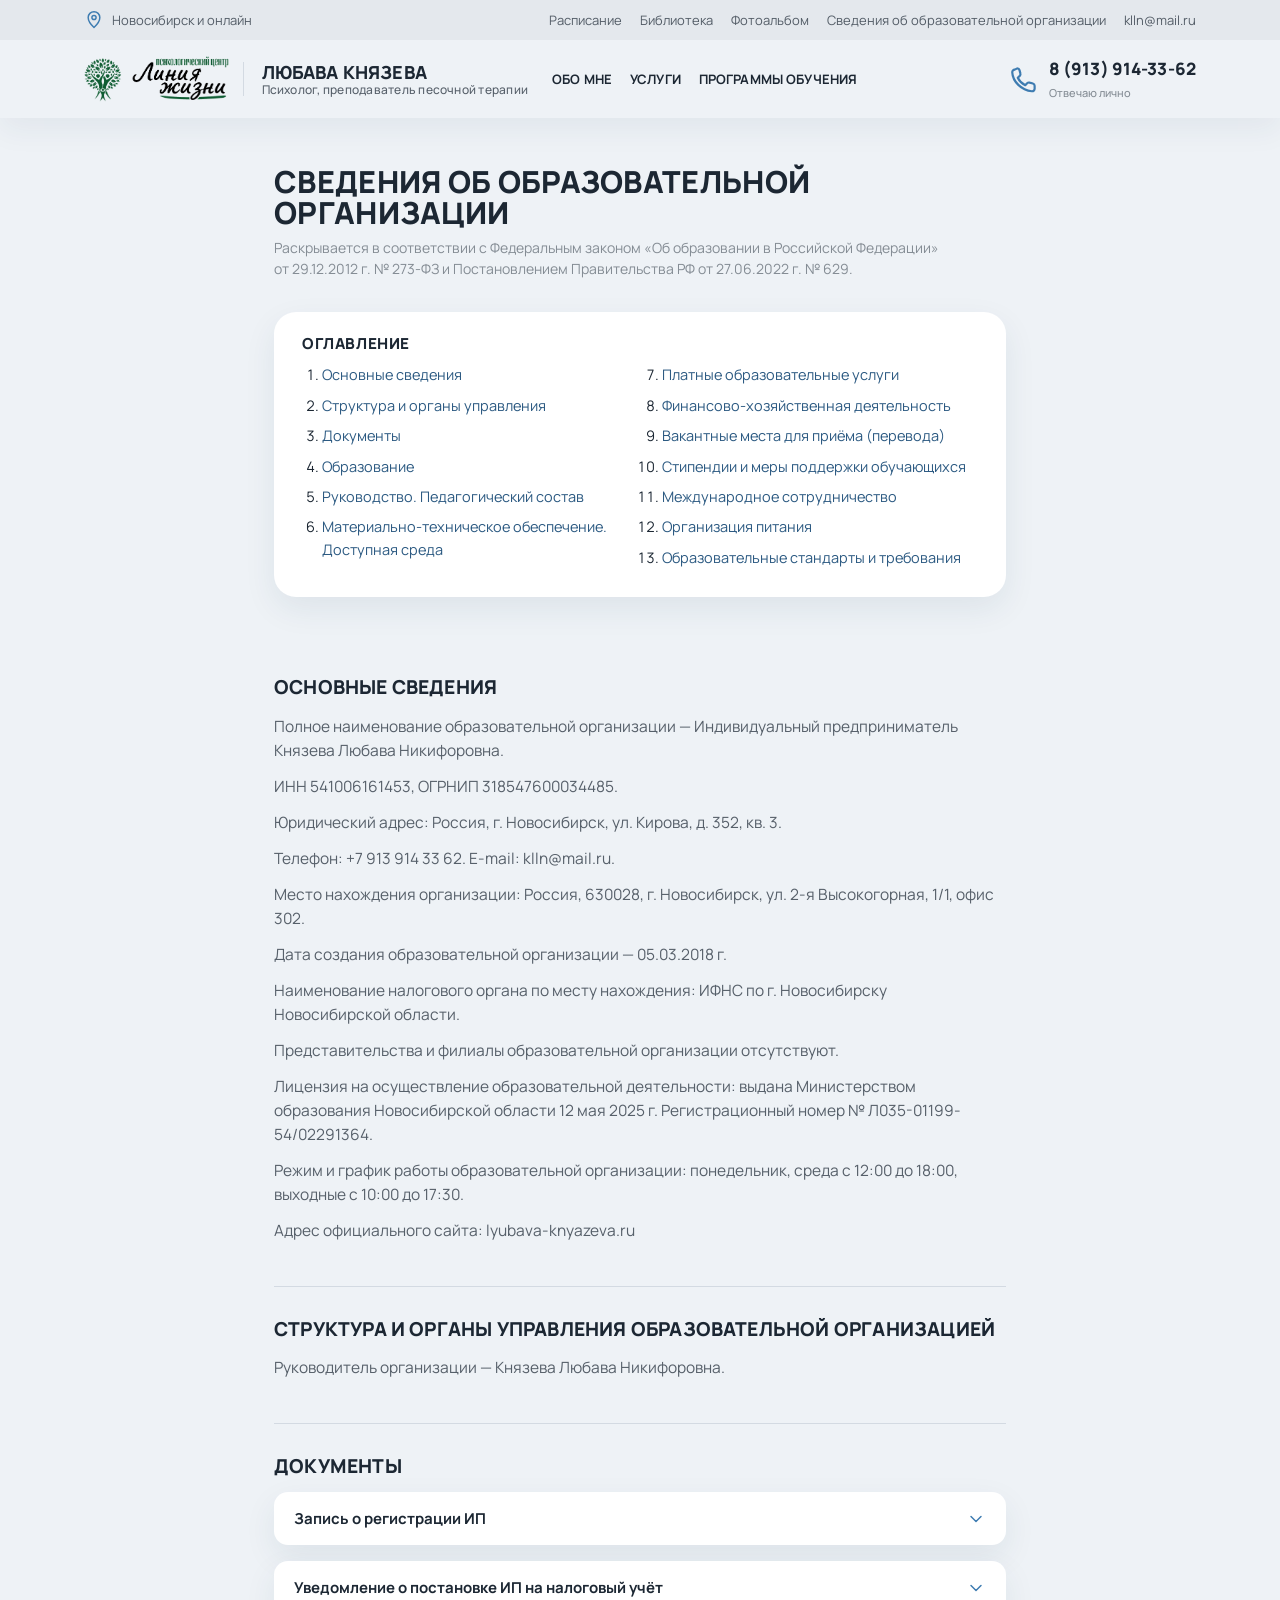
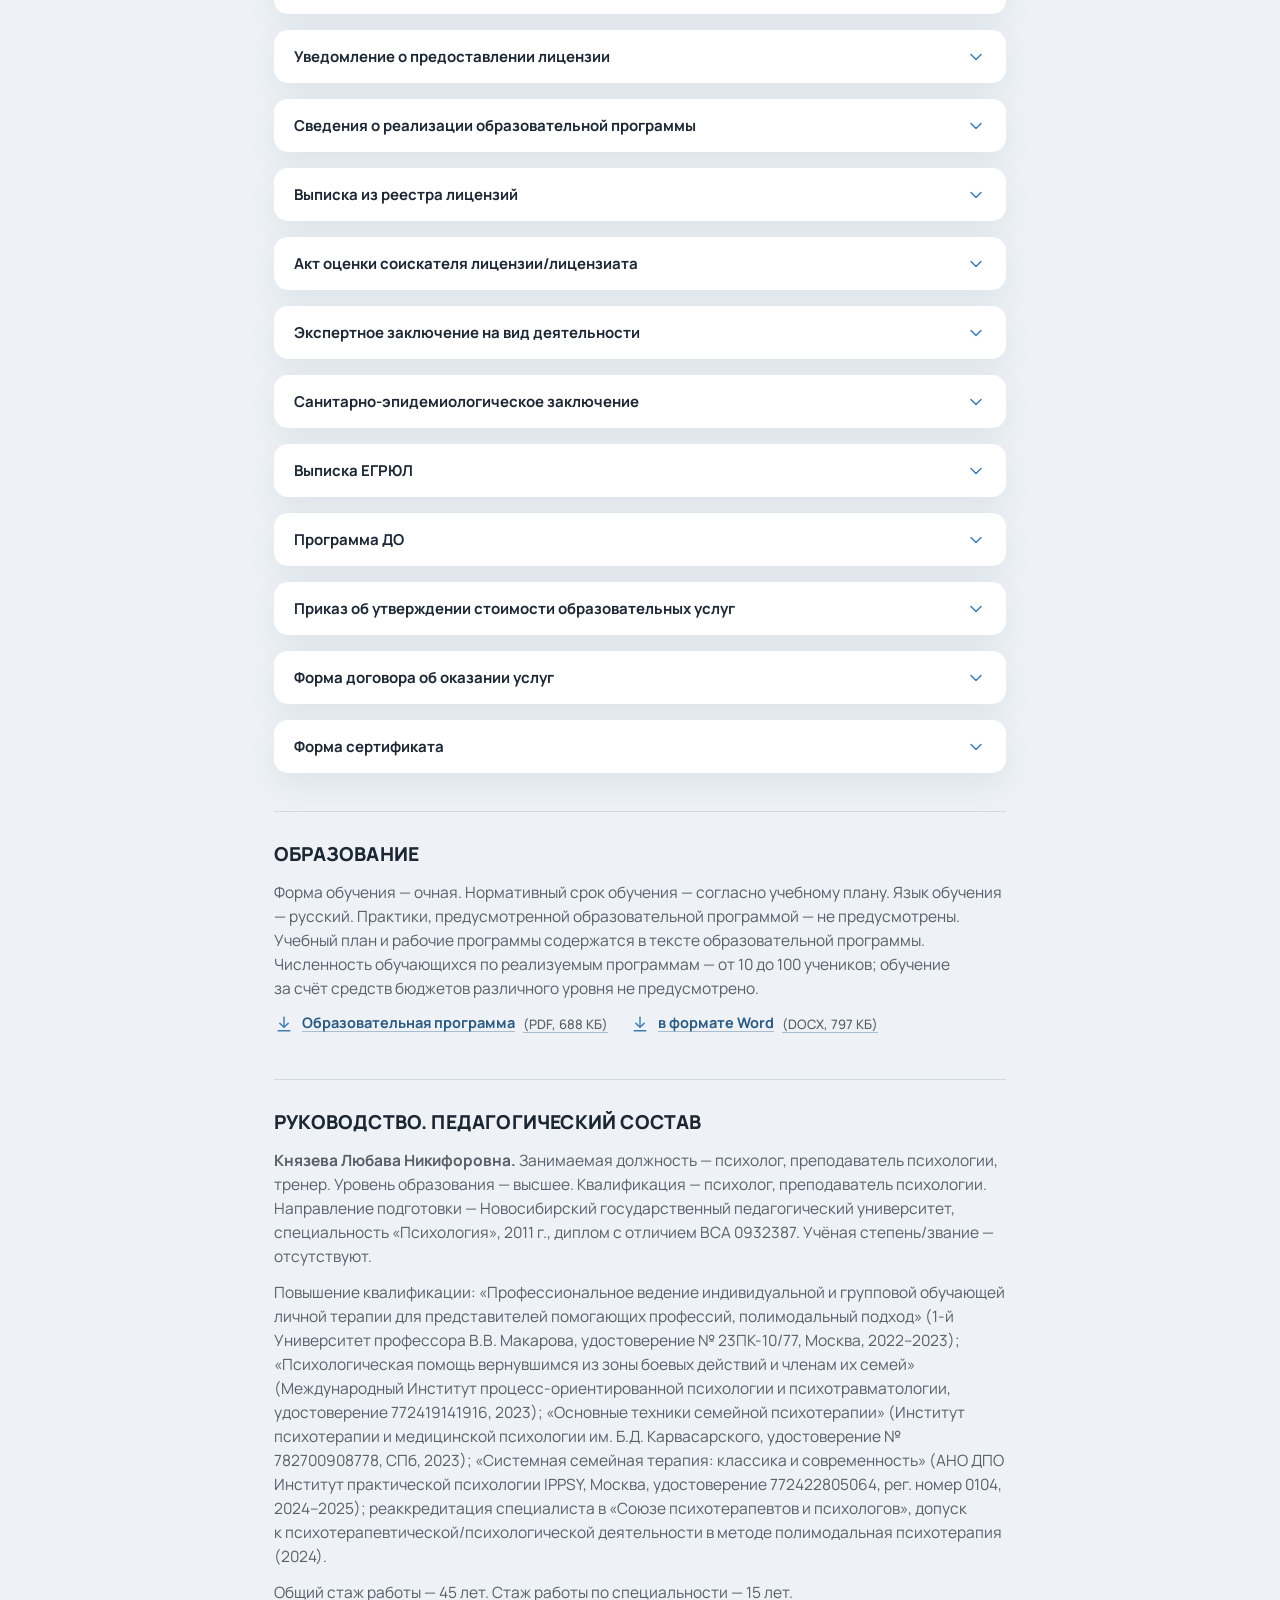
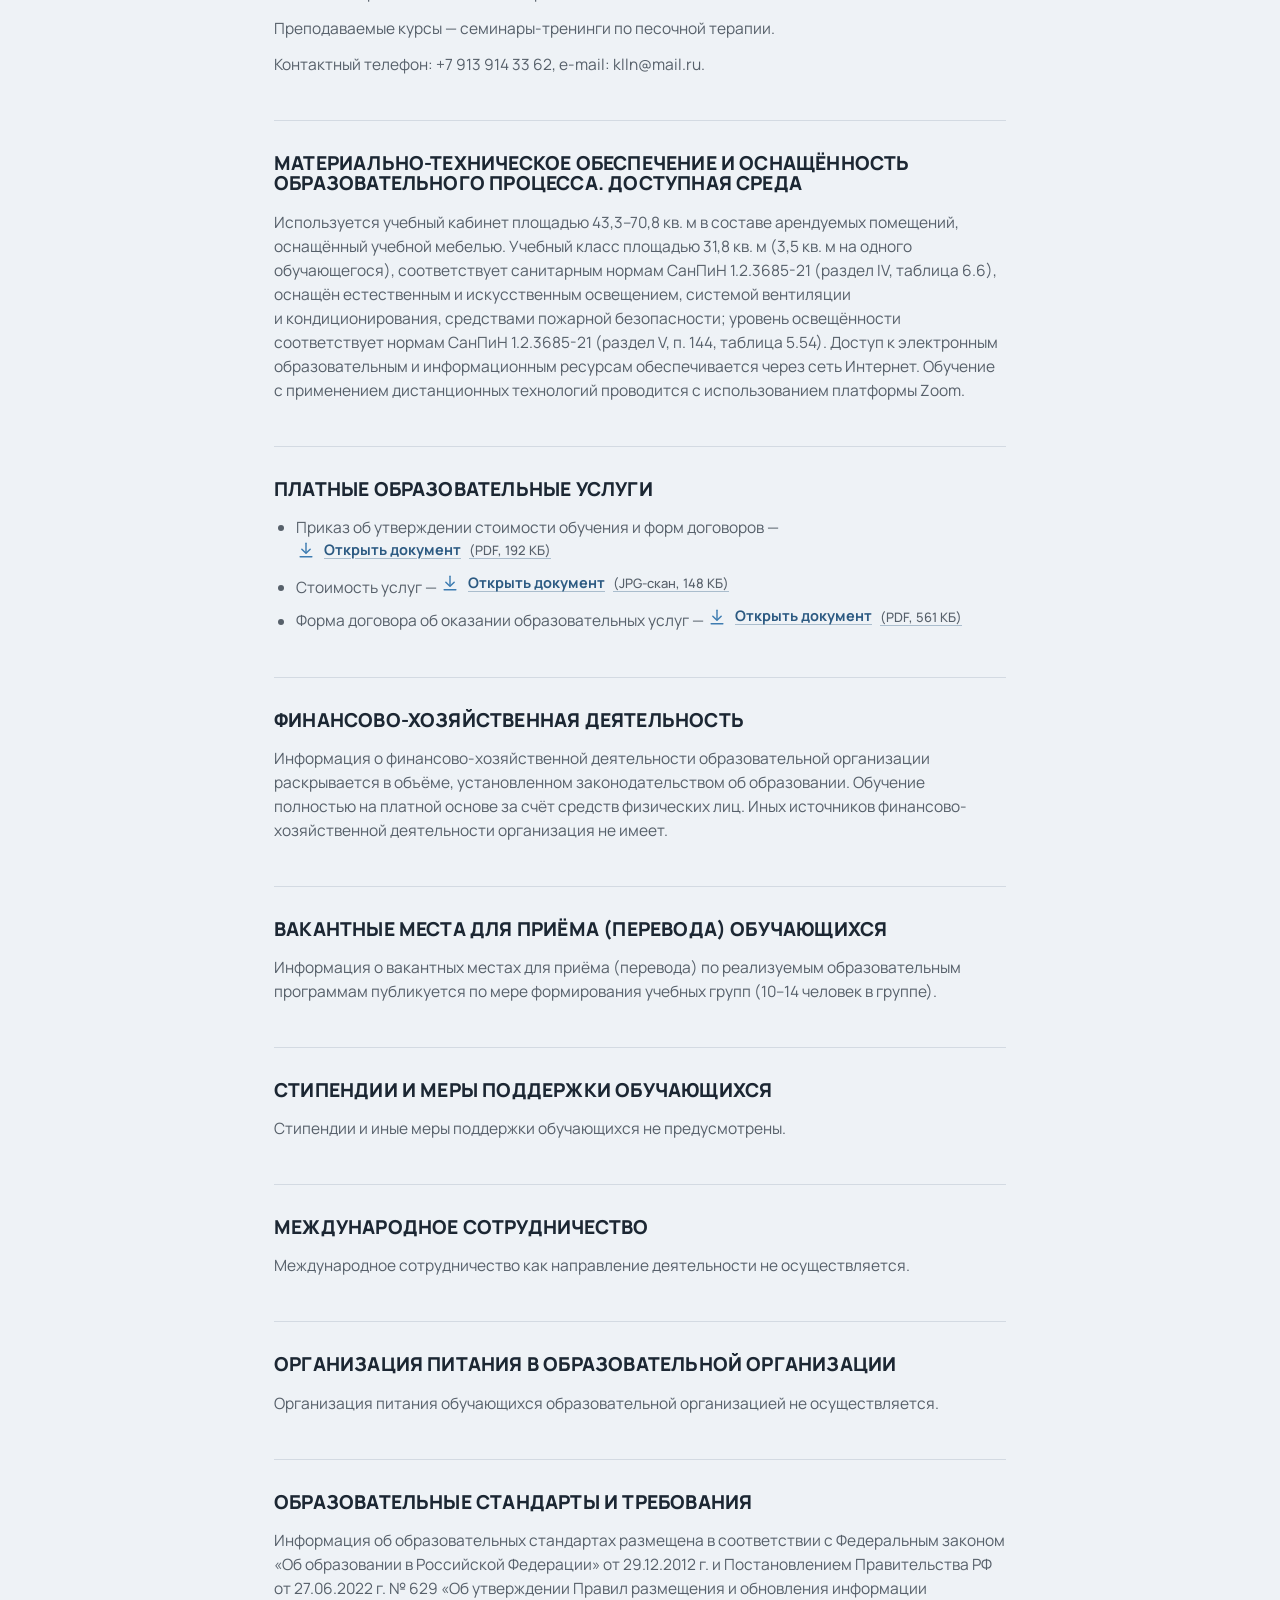
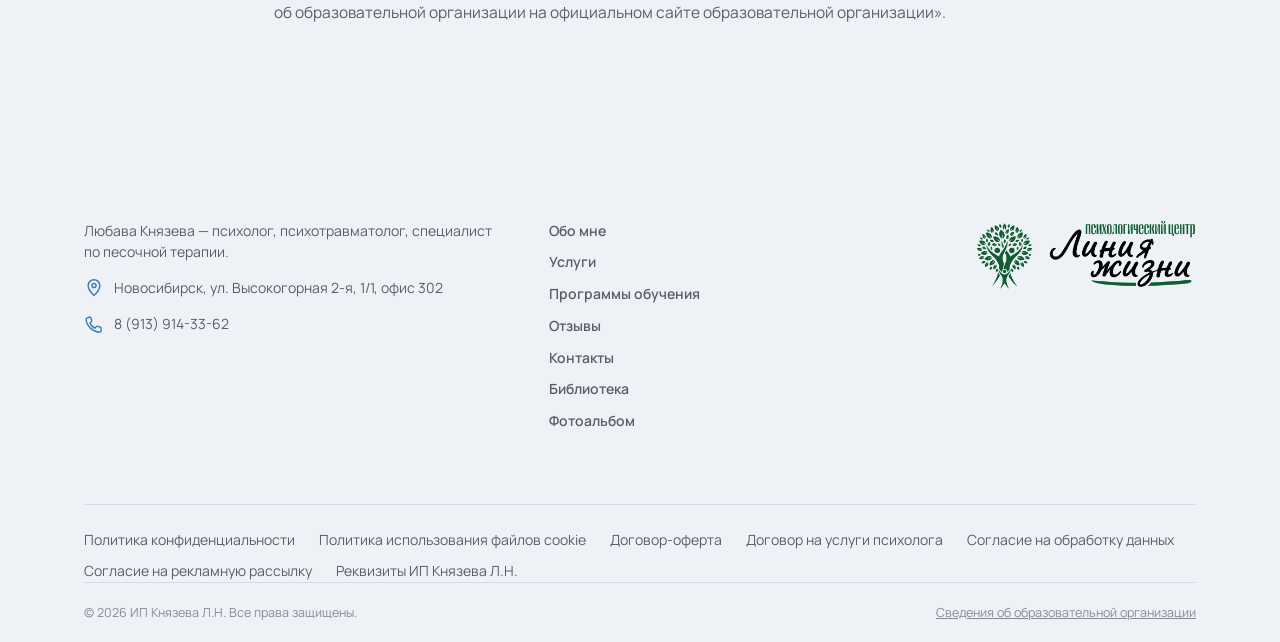
<file: svedeniya-ob-obrazovatelnoy-organizacii.html>
<!doctype html>
<html lang="ru">
<head>
<meta charset="utf-8">
<meta name="viewport" content="width=device-width, initial-scale=1">
<link rel="icon" href="favicon.ico" sizes="any">
<link rel="icon" href="images/favicon-32.png" sizes="32x32" type="image/png">
<link rel="icon" href="images/favicon-192.png" sizes="192x192" type="image/png">
<link rel="apple-touch-icon" href="images/apple-touch-icon.png">
<title>Сведения об образовательной организации — ИП Князева Л.Н.</title>
<meta name="description" content="Обязательные сведения об образовательной организации ИП Князева Л.Н. в соответствии с Федеральным законом «Об образовании в Российской Федерации».">
<meta property="og:type" content="website">
<meta property="og:site_name" content="Любава Князева — психолог">
<meta property="og:title" content="Сведения об образовательной организации — ИП Князева Л.Н.">
<meta property="og:description" content="Обязательные сведения об образовательной организации ИП Князева Л.Н. в соответствии с Федеральным законом «Об образовании в Российской Федерации».">
<meta property="og:image" content="https://lyubava-knyazeva.ru/images/og-share.jpg">
<meta property="og:image:width" content="1200">
<meta property="og:image:height" content="630">
<meta property="og:url" content="https://lyubava-knyazeva.ru/svedeniya-ob-obrazovatelnoy-organizacii.html">
<meta name="twitter:card" content="summary_large_image">
<meta name="twitter:title" content="Сведения об образовательной организации — ИП Князева Л.Н.">
<meta name="twitter:description" content="Обязательные сведения об образовательной организации ИП Князева Л.Н. в соответствии с Федеральным законом «Об образовании в Российской Федерации».">
<meta name="twitter:image" content="https://lyubava-knyazeva.ru/images/og-share.jpg">
<link rel="preconnect" href="https://fonts.googleapis.com">
<link rel="preconnect" href="https://fonts.gstatic.com" crossorigin>
<link href="https://fonts.googleapis.com/css2?family=Manrope:wght@400;500;700;800&family=Lora:ital,wght@1,500;1,600&subset=cyrillic&display=swap" rel="stylesheet">
<link rel="stylesheet" href="styles.css?v=20261034">
</head>
<body class="legal-body">
<a class="skip-link" href="#main">Перейти к содержанию</a>

<header class="site-header is-solid legal-header">
  <div class="topbar">
    <div class="container">
      <span class="topbar-item"><svg class="icon icon-sm" viewBox="0 0 24 24" fill="none" stroke="currentColor" stroke-width="1.75" stroke-linecap="round" stroke-linejoin="round" aria-hidden="true"><path d="M12 21s7-6.5 7-12a7 7 0 1 0-14 0c0 5.5 7 12 7 12z"/><circle cx="12" cy="9" r="2.5"/></svg>Новосибирск и онлайн</span>
      <nav class="topbar-links" aria-label="Дополнительное меню">
        <a href="programmy-obucheniya.html#raspisanie">Расписание</a>
        <a href="biblioteka.html">Библиотека</a>
        <a href="fotoalbom.html">Фотоальбом</a>
        <a href="svedeniya-ob-obrazovatelnoy-organizacii.html">Сведения об образовательной организации</a>
        <a href="mailto:klln@mail.ru">klln@mail.ru</a>
      </nav>
    </div>
  </div>
  <div class="container">
    <div class="brand-group">
      <a class="header-logo" href="./" aria-label="Психологический центр «Линия жизни»"><img src="images/center-logo.webp" alt="Психологический центр «Линия жизни»" loading="lazy"></a>
      <a class="wordmark" href="obo-mne.html">
      <span class="name">Любава Князева</span>
      <span class="role">Психолог, преподаватель песочной терапии</span>
    </a>
    </div>
    <nav class="nav-links" id="nav-links">
      <a class="nav-mobile-logo" href="./"><img src="images/center-logo.webp" alt="Психологический центр «Линия жизни»" loading="lazy"></a>
      <a href="obo-mne.html">Обо мне</a>
      <a href="./#uslugi">Услуги</a>
      <a href="programmy-obucheniya.html">Программы обучения</a>
      <a href="./#otzyvy" class="nav-desktop-hide">Отзывы</a>
      <a href="kontakty.html" class="nav-desktop-hide">Контакты</a>
      <div class="nav-more">
        <span class="nav-more-title">Ещё на сайте</span>
        <a href="programmy-obucheniya.html#raspisanie">Расписание</a>
        <a href="biblioteka.html">Библиотека</a>
        <a href="fotoalbom.html">Фотоальбом</a>
        <a href="svedeniya-ob-obrazovatelnoy-organizacii.html">Сведения об образовательной организации</a>
      </div>
      <a class="nav-phone" href="tel:+79139143362"><svg class="icon nav-phone-icon" viewBox="0 0 24 24" fill="none" stroke="currentColor" stroke-width="1.75" stroke-linecap="round" stroke-linejoin="round" aria-hidden="true"><path d="M6.6 3.5c.8 0 1.6.6 1.8 1.4l.7 2.6a2 2 0 0 1-.5 2L7 11a13 13 0 0 0 6 6l1.5-1.6a2 2 0 0 1 2-.5l2.6.7c.8.2 1.4 1 1.4 1.8v2.4c0 1.2-1 2.1-2.2 2C9.9 21 3 14.1 2.6 6.7c-.1-1.2.8-2.2 2-2.2z"/></svg><span class="nav-phone-text"><span class="nav-phone-num">8 (913) 914-33-62</span><span class="nav-phone-caption">Отвечаю лично</span></span></a>
      <a class="btn btn-primary nav-cta" href="./#zapis">Записаться</a>
    </nav>
    <button class="burger" aria-label="Открыть меню" aria-expanded="false"><span></span></button>
  </div>
</header>

<main id="main">
<div class="legal-wrap">
  <h1>Сведения об образовательной организации</h1>
  <p class="updated">Раскрывается в соответствии с Федеральным законом «Об образовании в Российской Федерации» от 29.12.2012 г. № 273-ФЗ и Постановлением Правительства РФ от 27.06.2022 г. № 629.</p>

  <nav class="legal-toc" aria-label="Оглавление">
    <h2>Оглавление</h2>
    <ol>
      <li><a href="#osnovnye-svedeniya">Основные сведения</a></li>
      <li><a href="#struktura">Структура и органы управления</a></li>
      <li><a href="#dokumenty">Документы</a></li>
      <li><a href="#obrazovanie">Образование</a></li>
      <li><a href="#rukovodstvo">Руководство. Педагогический состав</a></li>
      <li><a href="#material">Материально-техническое обеспечение. Доступная среда</a></li>
      <li><a href="#platnye-uslugi">Платные образовательные услуги</a></li>
      <li><a href="#finansy">Финансово-хозяйственная деятельность</a></li>
      <li><a href="#vakantnye-mesta">Вакантные места для приёма (перевода)</a></li>
      <li><a href="#stipendii">Стипендии и меры поддержки обучающихся</a></li>
      <li><a href="#mezhdunarodnoe">Международное сотрудничество</a></li>
      <li><a href="#pitanie">Организация питания</a></li>
      <li><a href="#standarty">Образовательные стандарты и требования</a></li>
    </ol>
  </nav>

  <section class="legal-section" id="osnovnye-svedeniya">
    <h2>Основные сведения</h2>
    <p>Полное наименование образовательной организации — Индивидуальный предприниматель Князева Любава Никифоровна.</p>
    <p>ИНН 541006161453, ОГРНИП 318547600034485.</p>
    <p>Юридический адрес: Россия, г. Новосибирск, ул. Кирова, д. 352, кв. 3.</p>
    <p>Телефон: +7 913 914 33 62. E-mail: klln@mail.ru.</p>
    <p>Место нахождения организации: Россия, 630028, г. Новосибирск, ул. 2-я Высокогорная, 1/1, офис 302.</p>
    <p>Дата создания образовательной организации — 05.03.2018 г.</p>
    <p>Наименование налогового органа по месту нахождения: ИФНС по г. Новосибирску Новосибирской области.</p>
    <p>Представительства и филиалы образовательной организации отсутствуют.</p>
    <p>Лицензия на осуществление образовательной деятельности: выдана Министерством образования Новосибирской области 12 мая 2025 г. Регистрационный номер № Л035-01199-54/02291364.</p>
    <p>Режим и график работы образовательной организации: понедельник, среда с 12:00 до 18:00, выходные с 10:00 до 17:30.</p>
    <p>Адрес официального сайта: lyubava-knyazeva.ru</p>
  </section>

  <section class="legal-section" id="struktura">
    <h2>Структура и органы управления образовательной организацией</h2>
    <p>Руководитель организации — Князева Любава Никифоровна.</p>
  </section>

  <section class="legal-section" id="dokumenty">
    <h2>Документы</h2>
    <ul class="doc-list">
      <li class="doc-item" data-accordion-item>
        <button class="doc-trigger" type="button" data-accordion-trigger aria-expanded="false" aria-controls="doc-panel-1" id="doc-trigger-1">
          <span>Запись о регистрации ИП</span>
          <svg class="icon icon-sm doc-chevron" viewBox="0 0 24 24" fill="none" stroke="currentColor" stroke-width="1.75" stroke-linecap="round" stroke-linejoin="round" aria-hidden="true"><polyline points="6 9 12 15 18 9"/></svg>
        </button>
        <div class="accordion-panel" id="doc-panel-1" role="region" aria-labelledby="doc-trigger-1">
          <div class="accordion-panel-inner"><p>Подтверждает, что деятельность ведётся официально зарегистрированным индивидуальным предпринимателем.</p><p class="doc-download-row"><a class="doc-download" href="documents/registration-ip.jpg" target="_blank" rel="noopener"><svg class="icon icon-sm" viewBox="0 0 24 24" fill="none" stroke="currentColor" stroke-width="1.75" stroke-linecap="round" stroke-linejoin="round" aria-hidden="true"><path d="M12 4v11"/><path d="M7 11l5 5 5-5"/><path d="M5 20h14"/></svg>Открыть документ <span class="doc-meta">(JPG-скан, 396 КБ)</span></a></p></div>
        </div>
      </li>
      <li class="doc-item" data-accordion-item>
        <button class="doc-trigger" type="button" data-accordion-trigger aria-expanded="false" aria-controls="doc-panel-2" id="doc-trigger-2">
          <span>Уведомление о постановке ИП на налоговый учёт</span>
          <svg class="icon icon-sm doc-chevron" viewBox="0 0 24 24" fill="none" stroke="currentColor" stroke-width="1.75" stroke-linecap="round" stroke-linejoin="round" aria-hidden="true"><polyline points="6 9 12 15 18 9"/></svg>
        </button>
        <div class="accordion-panel" id="doc-panel-2" role="region" aria-labelledby="doc-trigger-2">
          <div class="accordion-panel-inner"><p>Подтверждает постановку на учёт в налоговом органе.</p><p class="doc-download-row"><a class="doc-download" href="documents/tax-registration.jpg" target="_blank" rel="noopener"><svg class="icon icon-sm" viewBox="0 0 24 24" fill="none" stroke="currentColor" stroke-width="1.75" stroke-linecap="round" stroke-linejoin="round" aria-hidden="true"><path d="M12 4v11"/><path d="M7 11l5 5 5-5"/><path d="M5 20h14"/></svg>Открыть документ <span class="doc-meta">(JPG-скан, 300 КБ)</span></a></p></div>
        </div>
      </li>
      <li class="doc-item" data-accordion-item>
        <button class="doc-trigger" type="button" data-accordion-trigger aria-expanded="false" aria-controls="doc-panel-3" id="doc-trigger-3">
          <span>Уведомление о предоставлении лицензии</span>
          <svg class="icon icon-sm doc-chevron" viewBox="0 0 24 24" fill="none" stroke="currentColor" stroke-width="1.75" stroke-linecap="round" stroke-linejoin="round" aria-hidden="true"><polyline points="6 9 12 15 18 9"/></svg>
        </button>
        <div class="accordion-panel" id="doc-panel-3" role="region" aria-labelledby="doc-trigger-3">
          <div class="accordion-panel-inner"><p>Официальное уведомление о выдаче лицензии на образовательную деятельность.</p><p class="doc-download-row"><a class="doc-download" href="documents/license-notification.pdf" target="_blank" rel="noopener"><svg class="icon icon-sm" viewBox="0 0 24 24" fill="none" stroke="currentColor" stroke-width="1.75" stroke-linecap="round" stroke-linejoin="round" aria-hidden="true"><path d="M12 4v11"/><path d="M7 11l5 5 5-5"/><path d="M5 20h14"/></svg>Открыть документ <span class="doc-meta">(PDF, 468 КБ)</span></a></p></div>
        </div>
      </li>
      <li class="doc-item" data-accordion-item>
        <button class="doc-trigger" type="button" data-accordion-trigger aria-expanded="false" aria-controls="doc-panel-4" id="doc-trigger-4">
          <span>Сведения о реализации образовательной программы</span>
          <svg class="icon icon-sm doc-chevron" viewBox="0 0 24 24" fill="none" stroke="currentColor" stroke-width="1.75" stroke-linecap="round" stroke-linejoin="round" aria-hidden="true"><polyline points="6 9 12 15 18 9"/></svg>
        </button>
        <div class="accordion-panel" id="doc-panel-4" role="region" aria-labelledby="doc-trigger-4">
          <div class="accordion-panel-inner"><p>Описывает, как фактически реализуется образовательная программа.</p><p class="doc-download-row"><a class="doc-download" href="documents/program-implementation.pdf" target="_blank" rel="noopener"><svg class="icon icon-sm" viewBox="0 0 24 24" fill="none" stroke="currentColor" stroke-width="1.75" stroke-linecap="round" stroke-linejoin="round" aria-hidden="true"><path d="M12 4v11"/><path d="M7 11l5 5 5-5"/><path d="M5 20h14"/></svg>Открыть документ <span class="doc-meta">(PDF, 616 КБ)</span></a></p></div>
        </div>
      </li>
      <li class="doc-item" data-accordion-item>
        <button class="doc-trigger" type="button" data-accordion-trigger aria-expanded="false" aria-controls="doc-panel-5" id="doc-trigger-5">
          <span>Выписка из реестра лицензий</span>
          <svg class="icon icon-sm doc-chevron" viewBox="0 0 24 24" fill="none" stroke="currentColor" stroke-width="1.75" stroke-linecap="round" stroke-linejoin="round" aria-hidden="true"><polyline points="6 9 12 15 18 9"/></svg>
        </button>
        <div class="accordion-panel" id="doc-panel-5" role="region" aria-labelledby="doc-trigger-5">
          <div class="accordion-panel-inner"><p>Подтверждает действующий статус лицензии в официальном реестре.</p><p class="doc-download-row"><a class="doc-download" href="documents/license-register-extract.pdf" target="_blank" rel="noopener"><svg class="icon icon-sm" viewBox="0 0 24 24" fill="none" stroke="currentColor" stroke-width="1.75" stroke-linecap="round" stroke-linejoin="round" aria-hidden="true"><path d="M12 4v11"/><path d="M7 11l5 5 5-5"/><path d="M5 20h14"/></svg>Открыть документ <span class="doc-meta">(PDF, 257 КБ)</span></a></p></div>
        </div>
      </li>
      <li class="doc-item" data-accordion-item>
        <button class="doc-trigger" type="button" data-accordion-trigger aria-expanded="false" aria-controls="doc-panel-6" id="doc-trigger-6">
          <span>Акт оценки соискателя лицензии/лицензиата</span>
          <svg class="icon icon-sm doc-chevron" viewBox="0 0 24 24" fill="none" stroke="currentColor" stroke-width="1.75" stroke-linecap="round" stroke-linejoin="round" aria-hidden="true"><polyline points="6 9 12 15 18 9"/></svg>
        </button>
        <div class="accordion-panel" id="doc-panel-6" role="region" aria-labelledby="doc-trigger-6">
          <div class="accordion-panel-inner"><p>Документ по итогам проверки при получении лицензии.</p><p class="doc-download-row"><a class="doc-download" href="documents/license-assessment-act.pdf" target="_blank" rel="noopener"><svg class="icon icon-sm" viewBox="0 0 24 24" fill="none" stroke="currentColor" stroke-width="1.75" stroke-linecap="round" stroke-linejoin="round" aria-hidden="true"><path d="M12 4v11"/><path d="M7 11l5 5 5-5"/><path d="M5 20h14"/></svg>Открыть документ <span class="doc-meta">(PDF, 435 КБ)</span></a></p></div>
        </div>
      </li>
      <li class="doc-item" data-accordion-item>
        <button class="doc-trigger" type="button" data-accordion-trigger aria-expanded="false" aria-controls="doc-panel-7" id="doc-trigger-7">
          <span>Экспертное заключение на вид деятельности</span>
          <svg class="icon icon-sm doc-chevron" viewBox="0 0 24 24" fill="none" stroke="currentColor" stroke-width="1.75" stroke-linecap="round" stroke-linejoin="round" aria-hidden="true"><polyline points="6 9 12 15 18 9"/></svg>
        </button>
        <div class="accordion-panel" id="doc-panel-7" role="region" aria-labelledby="doc-trigger-7">
          <div class="accordion-panel-inner"><p>Заключение экспертизы, подтверждающее соответствие требованиям для данного вида деятельности.</p><p class="doc-download-row"><a class="doc-download" href="documents/expert-conclusion.pdf" target="_blank" rel="noopener"><svg class="icon icon-sm" viewBox="0 0 24 24" fill="none" stroke="currentColor" stroke-width="1.75" stroke-linecap="round" stroke-linejoin="round" aria-hidden="true"><path d="M12 4v11"/><path d="M7 11l5 5 5-5"/><path d="M5 20h14"/></svg>Открыть документ <span class="doc-meta">(PDF, 874 КБ)</span></a></p></div>
        </div>
      </li>
      <li class="doc-item" data-accordion-item>
        <button class="doc-trigger" type="button" data-accordion-trigger aria-expanded="false" aria-controls="doc-panel-8" id="doc-trigger-8">
          <span>Санитарно-эпидемиологическое заключение</span>
          <svg class="icon icon-sm doc-chevron" viewBox="0 0 24 24" fill="none" stroke="currentColor" stroke-width="1.75" stroke-linecap="round" stroke-linejoin="round" aria-hidden="true"><polyline points="6 9 12 15 18 9"/></svg>
        </button>
        <div class="accordion-panel" id="doc-panel-8" role="region" aria-labelledby="doc-trigger-8">
          <div class="accordion-panel-inner"><p>Подтверждает соответствие помещения санитарным нормам.</p><p class="doc-download-row"><a class="doc-download" href="documents/sanitary-conclusion.jpg" target="_blank" rel="noopener"><svg class="icon icon-sm" viewBox="0 0 24 24" fill="none" stroke="currentColor" stroke-width="1.75" stroke-linecap="round" stroke-linejoin="round" aria-hidden="true"><path d="M12 4v11"/><path d="M7 11l5 5 5-5"/><path d="M5 20h14"/></svg>Открыть документ <span class="doc-meta">(JPG-скан, 361 КБ)</span></a></p></div>
        </div>
      </li>
      <li class="doc-item" data-accordion-item>
        <button class="doc-trigger" type="button" data-accordion-trigger aria-expanded="false" aria-controls="doc-panel-9" id="doc-trigger-9">
          <span>Выписка ЕГРЮЛ</span>
          <svg class="icon icon-sm doc-chevron" viewBox="0 0 24 24" fill="none" stroke="currentColor" stroke-width="1.75" stroke-linecap="round" stroke-linejoin="round" aria-hidden="true"><polyline points="6 9 12 15 18 9"/></svg>
        </button>
        <div class="accordion-panel" id="doc-panel-9" role="region" aria-labelledby="doc-trigger-9">
          <div class="accordion-panel-inner"><p>Официальная выписка из реестра индивидуальных предпринимателей.</p><p class="doc-download-row"><a class="doc-download" href="documents/egr-extract.pdf" target="_blank" rel="noopener"><svg class="icon icon-sm" viewBox="0 0 24 24" fill="none" stroke="currentColor" stroke-width="1.75" stroke-linecap="round" stroke-linejoin="round" aria-hidden="true"><path d="M12 4v11"/><path d="M7 11l5 5 5-5"/><path d="M5 20h14"/></svg>Открыть документ <span class="doc-meta">(PDF, 169 КБ)</span></a></p></div>
        </div>
      </li>
      <li class="doc-item" data-accordion-item>
        <button class="doc-trigger" type="button" data-accordion-trigger aria-expanded="false" aria-controls="doc-panel-10" id="doc-trigger-10">
          <span>Программа ДО</span>
          <svg class="icon icon-sm doc-chevron" viewBox="0 0 24 24" fill="none" stroke="currentColor" stroke-width="1.75" stroke-linecap="round" stroke-linejoin="round" aria-hidden="true"><polyline points="6 9 12 15 18 9"/></svg>
        </button>
        <div class="accordion-panel" id="doc-panel-10" role="region" aria-labelledby="doc-trigger-10">
          <div class="accordion-panel-inner"><p>Сама программа дополнительного образования, по которой ведётся обучение.</p><p class="doc-download-row"><a class="doc-download" href="documents/education-program.pdf" target="_blank" rel="noopener"><svg class="icon icon-sm" viewBox="0 0 24 24" fill="none" stroke="currentColor" stroke-width="1.75" stroke-linecap="round" stroke-linejoin="round" aria-hidden="true"><path d="M12 4v11"/><path d="M7 11l5 5 5-5"/><path d="M5 20h14"/></svg>Открыть документ <span class="doc-meta">(PDF, 688 КБ)</span></a></p></div>
        </div>
      </li>
      <li class="doc-item" data-accordion-item>
        <button class="doc-trigger" type="button" data-accordion-trigger aria-expanded="false" aria-controls="doc-panel-11" id="doc-trigger-11">
          <span>Приказ об утверждении стоимости образовательных услуг</span>
          <svg class="icon icon-sm doc-chevron" viewBox="0 0 24 24" fill="none" stroke="currentColor" stroke-width="1.75" stroke-linecap="round" stroke-linejoin="round" aria-hidden="true"><polyline points="6 9 12 15 18 9"/></svg>
        </button>
        <div class="accordion-panel" id="doc-panel-11" role="region" aria-labelledby="doc-trigger-11">
          <div class="accordion-panel-inner"><p>Официально утверждённые цены на обучение.</p><p class="doc-download-row"><a class="doc-download" href="documents/price-order.pdf" target="_blank" rel="noopener"><svg class="icon icon-sm" viewBox="0 0 24 24" fill="none" stroke="currentColor" stroke-width="1.75" stroke-linecap="round" stroke-linejoin="round" aria-hidden="true"><path d="M12 4v11"/><path d="M7 11l5 5 5-5"/><path d="M5 20h14"/></svg>Открыть документ <span class="doc-meta">(PDF, 192 КБ)</span></a></p></div>
        </div>
      </li>
      <li class="doc-item" data-accordion-item>
        <button class="doc-trigger" type="button" data-accordion-trigger aria-expanded="false" aria-controls="doc-panel-12" id="doc-trigger-12">
          <span>Форма договора об оказании услуг</span>
          <svg class="icon icon-sm doc-chevron" viewBox="0 0 24 24" fill="none" stroke="currentColor" stroke-width="1.75" stroke-linecap="round" stroke-linejoin="round" aria-hidden="true"><polyline points="6 9 12 15 18 9"/></svg>
        </button>
        <div class="accordion-panel" id="doc-panel-12" role="region" aria-labelledby="doc-trigger-12">
          <div class="accordion-panel-inner"><p>Типовой договор, который заключается с обучающимся.</p><p class="doc-download-row"><a class="doc-download" href="documents/contract-form.pdf" target="_blank" rel="noopener"><svg class="icon icon-sm" viewBox="0 0 24 24" fill="none" stroke="currentColor" stroke-width="1.75" stroke-linecap="round" stroke-linejoin="round" aria-hidden="true"><path d="M12 4v11"/><path d="M7 11l5 5 5-5"/><path d="M5 20h14"/></svg>Открыть документ <span class="doc-meta">(PDF, 561 КБ)</span></a></p></div>
        </div>
      </li>
      <li class="doc-item" data-accordion-item>
        <button class="doc-trigger" type="button" data-accordion-trigger aria-expanded="false" aria-controls="doc-panel-13" id="doc-trigger-13">
          <span>Форма сертификата</span>
          <svg class="icon icon-sm doc-chevron" viewBox="0 0 24 24" fill="none" stroke="currentColor" stroke-width="1.75" stroke-linecap="round" stroke-linejoin="round" aria-hidden="true"><polyline points="6 9 12 15 18 9"/></svg>
        </button>
        <div class="accordion-panel" id="doc-panel-13" role="region" aria-labelledby="doc-trigger-13">
          <div class="accordion-panel-inner"><p>Образец документа, который выдаётся по итогам обучения.</p><p class="doc-download-row"><a class="doc-download" href="documents/certificate-form.pdf" target="_blank" rel="noopener"><svg class="icon icon-sm" viewBox="0 0 24 24" fill="none" stroke="currentColor" stroke-width="1.75" stroke-linecap="round" stroke-linejoin="round" aria-hidden="true"><path d="M12 4v11"/><path d="M7 11l5 5 5-5"/><path d="M5 20h14"/></svg>Открыть документ <span class="doc-meta">(PDF, 2,6 МБ)</span></a></p></div>
        </div>
      </li>
    </ul>
  </section>

  <section class="legal-section" id="obrazovanie">
    <h2>Образование</h2>
    <p>Форма обучения — очная. Нормативный срок обучения — согласно учебному плану. Язык обучения — русский. Практики, предусмотренной образовательной программой — не предусмотрены. Учебный план и рабочие программы содержатся в тексте образовательной программы. Численность обучающихся по реализуемым программам — от 10 до 100 учеников; обучение за счёт средств бюджетов различного уровня не предусмотрено.</p>
    <p class="doc-download-row"><a class="doc-download" href="documents/education-program.pdf" target="_blank" rel="noopener"><svg class="icon icon-sm" viewBox="0 0 24 24" fill="none" stroke="currentColor" stroke-width="1.75" stroke-linecap="round" stroke-linejoin="round" aria-hidden="true"><path d="M12 4v11"/><path d="M7 11l5 5 5-5"/><path d="M5 20h14"/></svg>Образовательная программа <span class="doc-meta">(PDF, 688 КБ)</span></a> <a class="doc-download" href="documents/education-program.docx" target="_blank" rel="noopener"><svg class="icon icon-sm" viewBox="0 0 24 24" fill="none" stroke="currentColor" stroke-width="1.75" stroke-linecap="round" stroke-linejoin="round" aria-hidden="true"><path d="M12 4v11"/><path d="M7 11l5 5 5-5"/><path d="M5 20h14"/></svg>в формате Word <span class="doc-meta">(DOCX, 797 КБ)</span></a></p>
  </section>

  <section class="legal-section" id="rukovodstvo">
    <h2>Руководство. Педагогический состав</h2>
    <p><strong>Князева Любава Никифоровна.</strong> Занимаемая должность — психолог, преподаватель психологии, тренер. Уровень образования — высшее. Квалификация — психолог, преподаватель психологии. Направление подготовки — Новосибирский государственный педагогический университет, специальность «Психология», 2011 г., диплом с отличием ВСА 0932387. Учёная степень/звание — отсутствуют.</p>
    <p>Повышение квалификации: «Профессиональное ведение индивидуальной и групповой обучающей личной терапии для представителей помогающих профессий, полимодальный подход» (1-й Университет профессора В.В. Макарова, удостоверение № 23ПК-10/77, Москва, 2022–2023); «Психологическая помощь вернувшимся из зоны боевых действий и членам их семей» (Международный Институт процесс-ориентированной психологии и психотравматологии, удостоверение 772419141916, 2023); «Основные техники семейной психотерапии» (Институт психотерапии и медицинской психологии им. Б.Д. Карвасарского, удостоверение № 782700908778, СПб, 2023); «Системная семейная терапия: классика и современность» (АНО ДПО Институт практической психологии IPPSY, Москва, удостоверение 772422805064, рег. номер 0104, 2024–2025); реаккредитация специалиста в «Союзе психотерапевтов и психологов», допуск к психотерапевтической/психологической деятельности в методе полимодальная психотерапия (2024).</p>
    <p>Общий стаж работы — 45 лет. Стаж работы по специальности — 15 лет.</p>
    <p>Преподаваемые курсы — семинары-тренинги по песочной терапии.</p>
    <p>Контактный телефон: +7 913 914 33 62, e-mail: klln@mail.ru.</p>
  </section>

  <section class="legal-section" id="material">
    <h2>Материально-техническое обеспечение и оснащённость образовательного процесса. Доступная среда</h2>
    <p>Используется учебный кабинет площадью 43,3–70,8 кв. м в составе арендуемых помещений, оснащённый учебной мебелью. Учебный класс площадью 31,8 кв. м (3,5 кв. м на одного обучающегося), соответствует санитарным нормам СанПиН 1.2.3685-21 (раздел IV, таблица 6.6), оснащён естественным и искусственным освещением, системой вентиляции и кондиционирования, средствами пожарной безопасности; уровень освещённости соответствует нормам СанПиН 1.2.3685-21 (раздел V, п. 144, таблица 5.54). Доступ к электронным образовательным и информационным ресурсам обеспечивается через сеть Интернет. Обучение с применением дистанционных технологий проводится с использованием платформы Zoom.</p>
  </section>

  <section class="legal-section" id="platnye-uslugi">
    <h2>Платные образовательные услуги</h2>
    <ul>
      <li>Приказ об утверждении стоимости обучения и форм договоров — <a class="doc-download" href="documents/price-order.pdf" target="_blank" rel="noopener"><svg class="icon icon-sm" viewBox="0 0 24 24" fill="none" stroke="currentColor" stroke-width="1.75" stroke-linecap="round" stroke-linejoin="round" aria-hidden="true"><path d="M12 4v11"/><path d="M7 11l5 5 5-5"/><path d="M5 20h14"/></svg>Открыть документ <span class="doc-meta">(PDF, 192 КБ)</span></a></li>
      <li>Стоимость услуг — <a class="doc-download" href="documents/price-list.jpg" target="_blank" rel="noopener"><svg class="icon icon-sm" viewBox="0 0 24 24" fill="none" stroke="currentColor" stroke-width="1.75" stroke-linecap="round" stroke-linejoin="round" aria-hidden="true"><path d="M12 4v11"/><path d="M7 11l5 5 5-5"/><path d="M5 20h14"/></svg>Открыть документ <span class="doc-meta">(JPG-скан, 148 КБ)</span></a></li>
      <li>Форма договора об оказании образовательных услуг — <a class="doc-download" href="documents/contract-form.pdf" target="_blank" rel="noopener"><svg class="icon icon-sm" viewBox="0 0 24 24" fill="none" stroke="currentColor" stroke-width="1.75" stroke-linecap="round" stroke-linejoin="round" aria-hidden="true"><path d="M12 4v11"/><path d="M7 11l5 5 5-5"/><path d="M5 20h14"/></svg>Открыть документ <span class="doc-meta">(PDF, 561 КБ)</span></a></li>
    </ul>
  </section>

  <section class="legal-section" id="finansy">
    <h2>Финансово-хозяйственная деятельность</h2>
    <p>Информация о финансово-хозяйственной деятельности образовательной организации раскрывается в объёме, установленном законодательством об образовании. Обучение полностью на платной основе за счёт средств физических лиц. Иных источников финансово-хозяйственной деятельности организация не имеет.</p>
  </section>

  <section class="legal-section" id="vakantnye-mesta">
    <h2>Вакантные места для приёма (перевода) обучающихся</h2>
    <p>Информация о вакантных местах для приёма (перевода) по реализуемым образовательным программам публикуется по мере формирования учебных групп (10–14 человек в группе).</p>
  </section>

  <section class="legal-section" id="stipendii">
    <h2>Стипендии и меры поддержки обучающихся</h2>
    <p>Стипендии и иные меры поддержки обучающихся не предусмотрены.</p>
  </section>

  <section class="legal-section" id="mezhdunarodnoe">
    <h2>Международное сотрудничество</h2>
    <p>Международное сотрудничество как направление деятельности не осуществляется.</p>
  </section>

  <section class="legal-section" id="pitanie">
    <h2>Организация питания в образовательной организации</h2>
    <p>Организация питания обучающихся образовательной организацией не осуществляется.</p>
  </section>

  <section class="legal-section" id="standarty">
    <h2>Образовательные стандарты и требования</h2>
    <p>Информация об образовательных стандартах размещена в соответствии с Федеральным законом «Об образовании в Российской Федерации» от 29.12.2012 г. и Постановлением Правительства РФ от 27.06.2022 г. № 629 «Об утверждении Правил размещения и обновления информации об образовательной организации на официальном сайте образовательной организации».</p>
  </section>
</div>
</main>

<footer class="site-footer">
  <div class="container">
    <div class="footer-grid">
      <div>
        <p>Любава Князева — психолог, психотравматолог, специалист по песочной терапии.</p>
        <p class="footer-contact-row"><svg class="icon icon-sm" viewBox="0 0 24 24" fill="none" stroke="currentColor" stroke-width="1.75" stroke-linecap="round" stroke-linejoin="round" aria-hidden="true"><path d="M12 21s7-6.5 7-12a7 7 0 1 0-14 0c0 5.5 7 12 7 12z"/><circle cx="12" cy="9" r="2.5"/></svg><span>Новосибирск, ул. Высокогорная 2-я, 1/1, офис 302</span></p>
        <p class="footer-contact-row"><svg class="icon icon-sm" viewBox="0 0 24 24" fill="none" stroke="currentColor" stroke-width="1.75" stroke-linecap="round" stroke-linejoin="round" aria-hidden="true"><path d="M6.6 3.5c.8 0 1.6.6 1.8 1.4l.7 2.6a2 2 0 0 1-.5 2L7 11a13 13 0 0 0 6 6l1.5-1.6a2 2 0 0 1 2-.5l2.6.7c.8.2 1.4 1 1.4 1.8v2.4c0 1.2-1 2.1-2.2 2C9.9 21 3 14.1 2.6 6.7c-.1-1.2.8-2.2 2-2.2z"/></svg><a href="tel:+79139143362">8 (913) 914-33-62</a></p>
      </div>
      <nav class="footer-nav">
        <a href="obo-mne.html">Обо мне</a>
        <a href="./#uslugi">Услуги</a>
        <a href="programmy-obucheniya.html">Программы обучения</a>
        <a href="./#otzyvy">Отзывы</a>
        <a href="kontakty.html">Контакты</a>
        <a href="biblioteka.html">Библиотека</a>
        <a href="fotoalbom.html">Фотоальбом</a>
      </nav>
      <div class="footer-logo"><a href="obo-mne.html"><img src="images/center-logo.webp" alt="Психологический центр «Линия жизни»" loading="lazy"></a></div>
    </div>
    <div class="footer-legal"><a href="politika-konfidencialnosti.html">Политика конфиденциальности</a><a href="politika-cookie.html">Политика использования файлов cookie</a><a href="dogovor-oferta.html">Договор-оферта</a><a href="dogovor-uslugi-psihologa.html">Договор на услуги психолога</a><a href="soglasie-obrabotka-dannyh.html">Согласие на обработку данных</a><a href="soglasie-reklamnaya-rassylka.html">Согласие на рекламную рассылку</a><a href="rekvizity.html">Реквизиты ИП Князева Л.Н.</a></div>
    <div class="footer-bottom">
      <span>© 2026 ИП Князева Л.Н. Все права защищены.</span>
      <a href="svedeniya-ob-obrazovatelnoy-organizacii.html">Сведения об образовательной организации</a>
    </div>
  </div>
</footer>

<script src="script.js?v=20261034"></script>
</body>
</html>
</file>
<file: styles.css>
/* ============================================
   Любава Князева — психолог. Общие стили сайта.
   Мягкая система: крупные скругления, рассеянные
   тени как основной приём глубины, воздушные отступы.
   (по референсу — лендинг «Трансформационная
   программа», мягкая пыльно-голубая палитра)
   ============================================ */

:root{
  --ink: #1C2733;
  --ink-70: rgba(28,39,51,.72);
  --ink-50: rgba(28,39,51,.5);
  --paper: #EEF2F6;
  --paper-2: #FFFFFF;
  --block: #1B3A57;
  --block-2: #24507A;
  --line: #D3DAE2;
  --accent: #3E7CB1;
  --accent-dark: #2C5A82;
  --on-block: #F1F3F6;
  --on-block-70: rgba(241,243,246,.72);
  --on-block-50: rgba(241,243,246,.5);

  --font-body: "Manrope", "Segoe UI", sans-serif;
  --font-accent: "Lora", "Georgia", serif;

  --container: 1240px;
  --pad: 5vw;

  /* radii */
  --r-lg: 28px;
  --r-md: 22px;
  --r-sm: 14px;
  --r-xs: 12px;
  --r-pill: 999px;

  /* shadows: soft, diffuse — main depth cue instead of hairline borders */
  --shadow-sm: 0 12px 32px rgba(27,58,87,.08);
  --shadow-md: 0 20px 50px rgba(27,58,87,.10);
  --shadow-md-hover: 0 24px 60px rgba(27,58,87,.16);
  --shadow-lg: 0 30px 70px rgba(27,58,87,.14);
}

@media (min-width: 1024px){
  :root{ --pad: 64px; }
}
@media (min-width: 1440px){
  :root{ --pad: 80px; }
}

*, *::before, *::after{ box-sizing: border-box; }

html{ scroll-behavior: smooth; overflow-x: clip; }
body{ overflow-x: clip; }
@media (prefers-reduced-motion: reduce){
  html{ scroll-behavior: auto; }
}

body{
  margin: 0;
  font-family: var(--font-body);
  font-weight: 400;
  font-size: 17px;
  line-height: 1.55;
  color: var(--ink-70);
  background: var(--paper);
  -webkit-font-smoothing: antialiased;
}

@media (min-width: 1024px){
  body{ font-size: 18px; }
}

img{ max-width: 100%; display: block; }

h1, h2, h3, h4{
  font-family: var(--font-body);
  color: var(--ink);
  margin: 0;
  font-weight: 800;
  text-transform: uppercase;
  /* Whole words wrap normally; a word only ever breaks mid-word (no
     hyphen mark inserted) as an absolute last resort, when it's too
     wide to fit the line on its own — never routine hyphenation. */
  overflow-wrap: break-word;
  word-break: normal;
  hyphens: none;
}

h1{
  font-size: clamp(2.3rem, 1.1rem + 4.4vw, 4.2rem);
  line-height: 1.03;
  letter-spacing: 0.01em;
}

h2{
  font-size: clamp(1.9rem, 1.2rem + 2.3vw, 2.75rem);
  line-height: 1.05;
  letter-spacing: 0.01em;
}

h3{
  font-size: 1.3rem;
  line-height: 1.15;
  letter-spacing: 0.01em;
}

/* On narrow phones the vw-based clamps above can force a single long
   uppercase word (e.g. "ПРОФЕССИОНАЛЬНОЕ") wider than the line, which
   makes overflow-wrap break it mid-word. Give h1/h2 more headroom to
   shrink there so whole words keep wrapping as whole words. */
@media (max-width: 420px){
  h1{ font-size: clamp(1.9rem, 1.3rem + 3.6vw, 4.2rem); }
  h2{ font-size: clamp(1.55rem, 1.05rem + 2vw, 2.75rem); }
}

p{ margin: 0 0 1em; }
p:last-child{ margin-bottom: 0; }

a{ color: inherit; }

.container{
  max-width: var(--container);
  margin: 0 auto;
  padding-left: var(--pad);
  padding-right: var(--pad);
}

section{
  padding: 56px 0;
}
@media (min-width: 1024px){
  section{ padding: 96px 0; }
}

.bg-paper{ background: var(--paper); }
.bg-paper-2{ background: var(--paper-2); }
.bg-block{ background: var(--block); color: var(--on-block); }

/* Sections that read as a big rounded card floating on the page
   background, rather than an edge-to-edge colored block. */
#zapis.bg-block,
#obuchenie.bg-block{
  background: var(--paper);
  color: var(--ink-70);
}
#zapis .container,
#obuchenie .container{
  background: var(--block);
  color: var(--on-block);
  border-radius: var(--r-lg);
  padding-top: 56px;
  padding-bottom: 56px;
  box-shadow: var(--shadow-lg);
}
@media (min-width: 1024px){
  #zapis .container,
  #obuchenie .container{ padding-top: 72px; padding-bottom: 72px; }
}

hr.hairline{
  border: none;
  border-top: 1px solid var(--line);
  margin: 0;
}

/* ---------- Buttons ---------- */
.btn{
  display: inline-flex;
  align-items: center;
  justify-content: center;
  gap: 8px;
  font-family: var(--font-body);
  font-weight: 700;
  font-size: 14px;
  text-transform: uppercase;
  letter-spacing: .04em;
  padding: 17px 30px;
  border-radius: var(--r-pill);
  border: 1px solid transparent;
  cursor: pointer;
  text-decoration: none;
  transition: background 150ms ease, color 150ms ease, border-color 150ms ease;
  white-space: nowrap;
}
.btn:focus-visible{ outline: 3px solid var(--accent); outline-offset: 2px; }

.btn-primary{
  background: var(--block);
  color: var(--paper);
  border-color: var(--block);
}
.btn-primary:hover{ background: var(--ink); border-color: var(--ink); }
.hero-copy .btn-primary,
.bg-block .btn-primary{
  background: var(--paper);
  color: var(--block);
  border-color: var(--paper);
}
.hero-copy .btn-primary:hover,
.bg-block .btn-primary:hover{ background: var(--line); border-color: var(--line); }

.btn-outline-block{
  background: transparent;
  color: var(--ink);
  border-color: var(--ink);
}
.btn-outline-block:hover{ background: var(--ink); color: var(--paper); }

.btn-outline-onblock{
  background: transparent;
  color: var(--on-block);
  border-color: var(--on-block);
}
.btn-outline-onblock:hover{ background: var(--on-block); color: var(--block); }

.link-underline{
  font-weight: 700;
  color: var(--ink);
  text-decoration: underline;
  text-underline-offset: 3px;
  text-decoration-color: var(--line);
  transition: text-decoration-color 150ms ease, color 150ms ease;
}
.link-underline:hover{ text-decoration-color: currentColor; color: var(--accent-dark); }

/* ---------- Icons ----------
   Simple inline-SVG line icons, one stroke weight and one rounding
   style everywhere (see <svg> markup) so they read as a single set. */
.icon{
  flex: none;
  width: 26px;
  height: 26px;
  stroke: var(--accent);
  fill: none;
}
.icon-sm{ width: 20px; height: 20px; }
.icon-onblock{ stroke: var(--on-block); }
.icon-ink{ stroke: var(--ink); }

/* ---------- Header ---------- */
.site-header{
  position: sticky;
  top: 0;
  z-index: 100;
  width: 100%;
  background: var(--paper);
  box-shadow: 0 12px 28px rgba(27,58,87,.06);
}
.site-header .container{
  display: flex;
  align-items: center;
  justify-content: space-between;
  gap: 24px;
  padding-top: 16px;
  padding-bottom: 16px;
}
.wordmark{
  text-decoration: none;
  color: var(--ink);
  line-height: 1.15;
}
.wordmark .name{
  display: block;
  font-family: var(--font-body);
  font-weight: 800;
  text-transform: uppercase;
  letter-spacing: .01em;
  font-size: 18px;
}
.wordmark .role{
  display: block;
  font-family: var(--font-body);
  font-size: 12px;
  color: var(--ink-70);
  letter-spacing: .02em;
  text-transform: none;
  font-weight: 500;
}

.nav-links{
  display: flex;
  align-items: center;
  gap: 18px;
}
.nav-links a:not(.btn){
  text-decoration: none;
  font-weight: 700;
  font-size: 13px;
  text-transform: uppercase;
  letter-spacing: .01em;
  color: var(--ink);
  border-bottom: 1px solid transparent;
  transition: border-color 150ms ease, color 150ms ease;
  white-space: nowrap;
}
.nav-links a:not(.btn):hover{ border-color: var(--accent); color: var(--accent-dark); }

.nav-phone{
  white-space: nowrap;
  text-transform: none !important;
}

.nav-legal{
  font-size: 12px !important;
  font-weight: 500 !important;
  text-transform: none !important;
  color: var(--ink-70) !important;
  letter-spacing: 0 !important;
  white-space: nowrap !important;
}

.burger{
  display: none;
  flex-direction: column;
  background: none;
  border: none;
  cursor: pointer;
  width: 44px;
  height: 44px;
  padding: 0;
  align-items: center;
  justify-content: center;
}
.burger span,
.burger::before,
.burger::after{
  content: "";
  display: block;
  width: 24px;
  height: 2px;
  background: var(--ink);
  transition: transform 200ms ease, opacity 200ms ease;
}
.burger span{ margin: 6px 0; }
.burger[aria-expanded="true"]::before{ transform: translateY(8px) rotate(45deg); }
.burger[aria-expanded="true"] span{ opacity: 0; }
.burger[aria-expanded="true"]::after{ transform: translateY(-8px) rotate(-45deg); }

@media (max-width: 1279px){
  .burger{ display: inline-flex; }
  .nav-links{
    position: fixed;
    inset: 0 0 0 auto;
    width: min(320px, 84vw);
    height: 100vh;
    background: var(--paper);
    border-left: 1px solid var(--line);
    flex-direction: column;
    align-items: flex-start;
    justify-content: center;
    gap: 28px;
    padding: 40px var(--pad);
    transform: translateX(100%);
    visibility: hidden;
    transition: transform 250ms ease, visibility 0s linear 250ms;
    z-index: 101;
  }
  .nav-links.is-open{ transform: translateX(0); visibility: visible; transition: transform 250ms ease; }
  .burger{ position: relative; z-index: 102; }
  .nav-links a.btn{ width: 100%; }
}

/* ---------- Hero ----------
   Background bleeds full-width (edge to edge); the content grid inside
   stays aligned to the same .container width as every other section
   — no floating "card" for the whole hero, only the photo placeholder
   keeps its own rounded inset treatment. */
.hero{ padding-top: 40px; padding-bottom: 40px; background: var(--block); }
@media (min-width: 1024px){ .hero{ padding-top: 56px; padding-bottom: 56px; } }
.hero-grid{
  display: grid;
  grid-template-columns: 1fr;
}
.hero-grid > *{ min-width: 0; }
@media (min-width: 1024px){
  .hero-grid{
    grid-template-columns: 1fr 1fr;
    min-height: 600px;
  }
}
.hero-copy{
  /* left padding is 0 on purpose: .hero-copy already sits inside
     .container, which supplies the left inset. Adding var(--pad) here
     too double-indented the headline past the header wordmark and the
     cards below it. */
  background: var(--block);
  color: var(--on-block);
  padding: 48px 24px 44px 0;
  display: flex;
  flex-direction: column;
  justify-content: center;
}
@media (min-width: 1024px){
  .hero-copy{ padding: 64px 48px 64px 0; }
}
.hero-copy h1{
  color: var(--on-block);
  margin-bottom: 24px;
  /* narrower than the page h1 scale: this heading lives in a half-width
     column once the hero splits into two, so the global vw-based clamp
     (sized for full-width headings) was forcing long words to break
     mid-word. */
  font-size: clamp(1.6rem, 0.9rem + 2vw, 2.4rem);
}
.hero-copy h1 em,
.hero-copy h1 .accent-serif{
  display: inline;
  font-family: var(--font-accent);
  font-style: italic;
  font-weight: 600;
  text-transform: none;
  color: #9FC2E0;
}
.hero-copy .lede{
  font-size: 18px;
  color: var(--on-block-70);
  max-width: 46ch;
  margin-bottom: 36px;
}
.hero-actions{
  display: flex;
  flex-wrap: wrap;
  align-items: center;
  gap: 16px;
}

.hero-photo{
  position: relative;
  background: var(--block-2);
  min-height: 320px;
  display: flex;
  align-items: stretch;
}
.hero-photo-placeholder{
  flex: 1;
  margin: 16px;
  border-radius: var(--r-md);
  overflow: hidden;
  position: relative;
  display: flex;
  flex-direction: column;
  background:
    radial-gradient(circle at 25% 20%, rgba(159,194,224,.55), transparent 55%),
    radial-gradient(circle at 80% 75%, rgba(62,124,177,.5), transparent 60%),
    radial-gradient(circle at 55% 50%, rgba(36,80,122,.9), rgba(27,58,87,.95) 70%);
}
.hero-photo-placeholder::before{
  content: "";
  position: absolute;
  inset: -20%;
  background: radial-gradient(circle at 40% 30%, rgba(255,255,255,.18), transparent 50%);
  filter: blur(30px);
  pointer-events: none;
}
.hero-photo-frame{
  flex: 1;
  margin: 16px;
  border-radius: var(--r-md);
  overflow: hidden;
  position: relative;
  min-height: 420px;
}
.hero-photo-frame img{
  position: absolute;
  inset: 0;
  width: 100%;
  height: 100%;
  object-fit: cover;
  object-position: 50% 18%;
}
.hero-photo-glyph{
  flex: 1;
  display: flex;
  align-items: center;
  justify-content: center;
  font-family: var(--font-accent);
  font-style: italic;
  font-weight: 600;
  font-size: clamp(6rem, 4rem + 8vw, 11rem);
  line-height: 1;
  color: transparent;
  -webkit-text-stroke: 2px var(--on-block-50);
}
.hero-photo-caption{
  position: absolute;
  left: 32px;
  right: 32px;
  bottom: 32px;
  border-radius: var(--r-pill);
  padding: 10px 18px;
  font-size: 12px;
  letter-spacing: .03em;
  color: var(--on-block);
  background: rgba(27,58,87,.55);
  -webkit-backdrop-filter: blur(8px);
  backdrop-filter: blur(8px);
  width: fit-content;
}

.facts-section{ padding-top: 0; padding-bottom: 0; }

/* ---------- Facts strip ---------- */
.facts-strip{
  display: grid;
  grid-template-columns: 1fr;
  gap: 16px;
  margin: 48px 0;
}
@media (min-width: 1024px){
  .facts-strip{ margin: 64px 0; }
}
@media (min-width: 641px){
  .facts-strip{ grid-template-columns: repeat(2, 1fr); }
}
@media (min-width: 1024px){
  .facts-strip{ grid-template-columns: repeat(4, 1fr); }
}
.fact{
  background: var(--paper-2);
  color: var(--ink);
  padding: 28px 24px;
  font-weight: 700;
  font-size: 15px;
  line-height: 1.4;
  display: flex;
  align-items: center;
  gap: 16px;
  min-height: 120px;
  border-radius: var(--r-md);
  box-shadow: var(--shadow-sm);
}
.fact.is-block{
  background: var(--block);
  color: var(--on-block);
}

/* ---------- Requests list ---------- */
.requests-wrap{
  display: grid;
  grid-template-columns: 1fr;
  gap: 40px;
}
@media (min-width: 1024px){
  .requests-wrap{ grid-template-columns: 0.7fr 1.6fr; gap: 64px; }
}
.requests-list{
  display: grid;
  grid-template-columns: 1fr;
}
@media (min-width: 641px){
  .requests-list{ grid-template-columns: 1fr 1fr; gap: 0 32px; }
}
.request-item{
  display: flex;
  gap: 16px;
  padding: 20px 22px;
  background: var(--paper-2);
  border-radius: var(--r-sm);
  border-left: 3px solid var(--accent);
  box-shadow: var(--shadow-sm);
  margin-bottom: 12px;
}
.request-item p{ font-size: 16px; color: var(--ink-70); }

/* ---------- Teaching / programs teaser ---------- */
.teach-wrap{
  display: grid;
  grid-template-columns: 1fr;
  gap: 32px;
}
@media (min-width: 1024px){
  .teach-wrap{ grid-template-columns: 1fr 1fr; gap: 56px; align-items: stretch; }
}
.teach-main{
  display: flex;
  flex-direction: column;
  align-items: flex-start;
}
/* This heading is a long two-part title (programme name + quoted title),
   not a short section label — the default h2 scale reads oversized here. */
.teach-main h2{ font-size: clamp(1.5rem, 1.05rem + 1.6vw, 2.1rem); }
.teach-lede{ margin-top: 16px; max-width: 46ch; }
.teach-list{
  list-style: none;
  margin: 28px 0 32px;
  padding: 0;
  display: grid;
  gap: 12px;
  width: 100%;
}
.teach-item{
  display: flex;
  align-items: center;
  gap: 14px;
  background: rgba(241,243,246,.08);
  border-radius: var(--r-sm);
  padding: 16px 20px;
  color: var(--on-block);
  font-weight: 700;
  font-size: 15px;
}
.teach-item .icon{ color: #9FC2E0; }
.teach-photo{
  margin: 0;
  border-radius: var(--r-md);
  overflow: hidden;
  width: 100%;
  height: 280px;
  background: var(--block-2);
}
@media (min-width: 1024px){
  .teach-photo{ height: auto; min-height: 420px; }
}
.teach-photo img{
  display: block;
  width: 100%;
  height: 100%;
  object-fit: cover;
  object-position: 50% 30%;
}

/* ---------- Method ---------- */
.method-wrap{
  display: grid;
  grid-template-columns: 1fr;
  gap: 40px;
}
.method-intro p{
  margin-top: 24px;
  font-size: 17px;
  max-width: 70ch;
}
.method-steps{
  display: grid;
  grid-template-columns: 1fr;
  gap: 20px;
  margin-top: 48px;
}
@media (min-width: 768px){
  .method-steps{ grid-template-columns: repeat(3, 1fr); }
}
.method-step{
  position: relative;
  background: var(--paper-2);
  padding: 32px 24px 28px;
  border-radius: var(--r-md);
  box-shadow: var(--shadow-sm);
}
.step-num{
  display: flex;
  align-items: center;
  justify-content: center;
  width: 52px;
  height: 52px;
  border-radius: 50%;
  background: var(--accent);
  color: var(--on-block);
  font-family: var(--font-body);
  font-weight: 800;
  font-size: 1.05rem;
  line-height: 1;
  margin-bottom: 20px;
}
.method-step h3{ margin-bottom: 10px; }
.method-step p{ font-size: 15.5px; }

/* ---------- Photo + text split (about, bio) ---------- */
.about-split{
  display: grid;
  grid-template-columns: 1fr;
  gap: 40px;
  align-items: start;
}
@media (min-width: 1024px){
  .about-split{ grid-template-columns: 0.75fr 1.25fr; gap: 72px; }
}
.about-split .about-wrap,
.about-split .bio-block{ max-width: none; }
.about-split > *{ min-width: 0; }
@media (max-width: 480px){
  .btn{ white-space: normal; text-align: center; max-width: 100%; padding: 15px 22px; }
  .about-split{ grid-template-columns: minmax(0, 1fr); }
}
.photo-card{
  margin: 0;
  border-radius: var(--r-lg);
  overflow: hidden;
  box-shadow: var(--shadow-lg);
  background: var(--block-2);
  aspect-ratio: 4 / 5;
  max-width: 460px;
}
.photo-card img{
  width: 100%;
  height: 100%;
  object-fit: cover;
  object-position: 50% 22%;
}
@media (min-width: 1024px){
  .photo-card{ position: sticky; top: 110px; }
}

/* ---------- About (home short) ---------- */
.about-wrap{
  max-width: 780px;
}
.about-wrap p{ font-size: 17px; margin-bottom: 1.1em; }
.regalia-list{
  margin: 32px 0;
  padding: 0;
  margin-left: 0;
  display: flex;
  flex-wrap: wrap;
  gap: 10px;
}
.regalia-list li{
  list-style: none;
  padding: 9px 16px;
  background: var(--paper-2);
  border-radius: var(--r-xs);
  box-shadow: var(--shadow-sm);
  font-size: 14px;
  font-weight: 600;
  color: var(--ink);
}

/* ---------- Services ---------- */
.cards-grid{
  display: grid;
  grid-template-columns: 1fr;
  gap: 20px;
}
@media (min-width: 641px){
  .cards-grid{ grid-template-columns: repeat(3, 1fr); }
}
.card{
  background: var(--paper-2);
  padding: 32px 28px;
  color: var(--ink);
  border-radius: var(--r-md);
  box-shadow: var(--shadow-md);
  transition: background 150ms ease, color 150ms ease, box-shadow 200ms ease, transform 200ms ease;
}
.card:hover{
  background: var(--block);
  color: var(--on-block);
  box-shadow: var(--shadow-md-hover);
  transform: translateY(-3px);
}
.card:hover h3{ color: var(--on-block); }
.card-icon{ margin-bottom: 18px; }
.card-icon .icon{ transition: stroke 150ms ease; }
.card:hover .card-icon .icon{ stroke: var(--on-block); }
.card h3{ margin-bottom: 14px; color: var(--ink); transition: color 150ms ease; }
.card p{ font-size: 16px; margin-bottom: 20px; }
.card-format{
  display: inline-block;
  font-size: 12px;
  font-weight: 700;
  text-transform: uppercase;
  letter-spacing: .04em;
  margin-bottom: 18px;
  padding: 5px 12px;
  border-radius: var(--r-xs);
  background: var(--paper);
  opacity: .85;
}
.card:hover .card-format{ background: rgba(241,243,246,.12); }
.card-link{ display: inline-block; }
.card:hover .card-link{ color: var(--on-block); text-decoration-color: var(--on-block-50); }

/* Card "Подробнее" accordion toggle */
.card-toggle{
  display: inline-flex;
  align-items: center;
  gap: 6px;
  background: none;
  border: none;
  padding: 0;
  font-family: var(--font-body);
  font-size: 16px;
  font-weight: 700;
  color: var(--ink);
  text-decoration: underline;
  text-underline-offset: 3px;
  text-decoration-color: var(--line);
  cursor: pointer;
  transition: text-decoration-color 150ms ease, color 150ms ease;
}
.card-toggle:hover{ text-decoration-color: currentColor; color: var(--accent-dark); }
.card-toggle:focus-visible{ outline: 3px solid var(--accent); outline-offset: 3px; border-radius: 2px; }
.card:hover .card-toggle{ color: var(--on-block); text-decoration-color: var(--on-block-50); }
.card-toggle-chevron{ width: 14px; height: 14px; transition: transform 200ms ease; }
.card.is-expanded .card-toggle-chevron{ transform: rotate(180deg); }
.card .accordion-panel-inner{ padding-top: 18px; }
.card .accordion-panel-inner .link-underline{ display: inline-block; margin-top: 14px; }
.card:hover .accordion-panel-inner .link-underline{ color: var(--on-block); text-decoration-color: var(--on-block-50); }

/* ---------- Accordion (shared: service cards, documents list) ---------- */
.accordion-panel{
  display: grid;
  grid-template-rows: minmax(0, 0fr);
  transition: grid-template-rows 300ms ease;
}
.accordion-panel-inner{ overflow: hidden; min-height: 0; }
.is-expanded > .accordion-panel{ grid-template-rows: minmax(0, 1fr); }
@media (prefers-reduced-motion: reduce){
  .accordion-panel{ transition: none; }
}

/* ---------- Testimonials ---------- */
.testi-grid{
  display: grid;
  grid-template-columns: 1fr;
  gap: 20px;
}
@media (min-width: 641px){
  .testi-grid{ grid-template-columns: repeat(3, 1fr); }
}
.testi-card{
  background: var(--paper-2);
  padding: 32px 28px;
  display: flex;
  flex-direction: column;
  gap: 16px;
  border-radius: var(--r-md);
  box-shadow: var(--shadow-md);
  transition: box-shadow 200ms ease, transform 200ms ease;
}
.testi-card:hover{
  box-shadow: var(--shadow-md-hover);
  transform: translateY(-3px);
}
.testi-quote-mark{
  font-weight: 800;
  font-size: 22px;
  color: var(--accent);
}
.testi-text{ font-size: 16px; color: var(--ink); flex: 1; }
.testi-author{
  font-size: 14px;
  font-weight: 700;
  color: var(--ink-70);
}

/* ---------- Form ---------- */
.form-wrap{
  display: grid;
  grid-template-columns: 1fr;
  gap: 48px;
}
@media (min-width: 1024px){
  .form-wrap{ grid-template-columns: 0.9fr 1.1fr; gap: 80px; }
}
.bg-block h2{ color: var(--on-block); }
.bg-block p{ color: var(--on-block-70); }

.booking-form{
  display: grid;
  gap: 20px;
}
.field{
  display: grid;
  gap: 8px;
}
.field label{
  font-size: 13px;
  font-weight: 700;
  text-transform: uppercase;
  letter-spacing: .05em;
  color: var(--on-block-70);
}
.field input[type="text"],
.field input[type="tel"],
.field input[type="email"],
.field textarea,
.field select{
  font-family: var(--font-body);
  font-size: 16px;
  padding: 14px 16px;
  border-radius: var(--r-sm);
  border: 1px solid var(--on-block-50);
  background: rgba(241,243,246,.06);
  color: var(--on-block);
  width: 100%;
}
.field textarea{ resize: vertical; min-height: 110px; }
.field input::placeholder,
.field textarea::placeholder{ color: var(--on-block-50); }
.field input:focus,
.field textarea:focus,
.field select:focus{
  outline: none;
  border-color: var(--accent);
}
.radio-row{
  display: flex;
  gap: 24px;
}
.radio-row label{
  display: flex;
  align-items: center;
  gap: 8px;
  font-size: 15px;
  font-weight: 500;
  text-transform: none;
  color: var(--on-block);
  letter-spacing: 0;
}
.radio-row input{ accent-color: var(--accent); width: 18px; height: 18px; }

.consent-row{
  display: flex;
  align-items: flex-start;
  gap: 10px;
}
.consent-row input{ margin-top: 4px; accent-color: var(--accent); width: 18px; height: 18px; flex: none; }
.consent-row label{
  font-size: 13px;
  color: var(--on-block-70);
  text-transform: none;
  letter-spacing: 0;
  font-weight: 400;
}

.form-success{
  display: none;
  background: rgba(241,243,246,.08);
  border: 1px solid var(--accent);
  border-radius: var(--r-sm);
  padding: 20px;
  color: var(--on-block);
  font-weight: 700;
}
.form-success.is-visible{ display: block; }
.booking-form.is-hidden{ display: none; }

/* ---------- Footer ---------- */
.site-footer{
  padding: 56px 0 0;
  font-size: 14px;
  color: var(--ink-70);
}
.footer-grid{
  display: grid;
  grid-template-columns: 1fr;
  gap: 32px;
  padding-bottom: 40px;
}
@media (min-width: 1024px){
  .footer-grid{ grid-template-columns: 1.4fr 1fr 1fr; gap: 40px; }
}
.footer-contact-row{
  display: flex;
  align-items: center;
  gap: 10px;
}
.footer-contact-row a{ text-decoration: none; }
.footer-contact-row a:hover{ color: var(--accent-dark); }
.footer-nav{
  display: grid;
  gap: 10px;
}
.footer-nav a{ text-decoration: none; font-weight: 600; }
.footer-nav a:hover{ color: var(--accent-dark); }
.footer-bottom{
  border-top: 1px solid var(--line);
  padding: 20px 0;
  display: flex;
  flex-wrap: wrap;
  gap: 12px 24px;
  justify-content: space-between;
  font-size: 12.5px;
  color: var(--ink-50);
}
.footer-bottom a{
  color: var(--ink-50);
  text-decoration: underline;
}

/* ---------- Page hero (secondary pages) ---------- */
.page-hero{
  padding: 56px 0 40px;
}
@media (min-width: 1024px){
  .page-hero{ padding: 88px 0 48px; }
}
.page-hero .lede{
  max-width: 60ch;
  font-size: 18px;
  margin-top: 20px;
}

/* ---------- obo-mne page ---------- */
.bio-block{
  max-width: 760px;
}
.bio-block p{ margin-bottom: 1.2em; font-size: 17px; }

.edu-groups{
  display: grid;
  gap: 16px;
  margin-top: 40px;
}
.edu-group{
  padding: 24px 28px;
  background: var(--paper-2);
  border-radius: var(--r-md);
  box-shadow: var(--shadow-sm);
}
.edu-group h3{
  margin-bottom: 10px;
  font-size: 1.05rem;
}
.edu-group p{ font-size: 16px; }

.ethics-list{
  display: grid;
  gap: 16px;
  margin-top: 40px;
}
.ethics-item{
  padding: 22px 26px;
  background: var(--paper-2);
  border-radius: var(--r-md);
  box-shadow: var(--shadow-sm);
}
.ethics-item strong{
  display: block;
  color: var(--ink);
  font-weight: 800;
  text-transform: uppercase;
  letter-spacing: .01em;
  font-size: .95rem;
  margin-bottom: 8px;
}
.ethics-item p{ font-size: 16px; }

.cta-band{
  text-align: left;
  padding: 56px 40px;
  background: var(--block);
  color: var(--on-block);
  border-radius: var(--r-lg);
  box-shadow: var(--shadow-lg);
}
@media (min-width: 641px){
  .cta-band{ text-align: center; }
}
@media (min-width: 1024px){
  .cta-band{ padding: 64px 56px; }
}
.cta-band h2{ margin-bottom: 20px; color: var(--on-block); }
.cta-band p{ max-width: 50ch; margin-left: auto; margin-right: auto; margin-bottom: 28px; color: var(--on-block-70); }

/* ---------- programs page ---------- */
.programs-list{
  display: grid;
  grid-template-columns: 1fr;
  gap: 20px;
}
@media (min-width: 1024px){
  .programs-list{ grid-template-columns: 1fr 1fr; }
}
.program-card{
  background: var(--paper-2);
  border-radius: var(--r-md);
  box-shadow: var(--shadow-sm);
  padding: 32px 28px;
  transition: box-shadow 200ms ease, transform 200ms ease;
}
.program-card:hover{
  box-shadow: var(--shadow-md-hover);
  transform: translateY(-3px);
}
.program-card-head{
  display: flex;
  align-items: flex-start;
  gap: 12px;
  margin-bottom: 14px;
}
.program-card-head .icon{ margin-top: 2px; }
.program-card-head h3{ margin-bottom: 0; }
.program-card h3{ margin-bottom: 14px; }
.program-card p{ font-size: 16px; margin-bottom: 18px; color: var(--ink-70); }
.program-meta{
  display: inline-block;
  font-size: 12px;
  font-weight: 700;
  text-transform: uppercase;
  letter-spacing: .04em;
  color: var(--accent-dark);
  background: var(--paper);
  padding: 5px 12px;
  border-radius: var(--r-xs);
}

/* ---------- biblioteka page ---------- */
.books-grid{
  display: grid;
  grid-template-columns: 1fr;
  gap: 20px;
  margin-top: 48px;
}
@media (min-width: 641px){
  .books-grid{ grid-template-columns: repeat(2, 1fr); }
}
.book-card{
  display: grid;
  grid-template-columns: 130px 1fr;
  gap: 24px;
  background: var(--paper-2);
  border-radius: var(--r-md);
  box-shadow: var(--shadow-sm);
  padding: 28px 24px;
  transition: box-shadow 200ms ease, transform 200ms ease;
}
.book-card:hover{
  box-shadow: var(--shadow-md-hover);
  transform: translateY(-3px);
}
@media (max-width: 480px){
  .book-card{ grid-template-columns: 1fr; }
}
.book-cover{
  position: relative;
  border-radius: var(--r-sm);
  overflow: hidden;
  aspect-ratio: 3/4.2;
  display: flex;
  align-items: center;
  justify-content: center;
  padding: 14px;
  text-align: center;
  color: rgba(241,243,246,.9);
  font-weight: 700;
  text-transform: uppercase;
  font-size: 12px;
  line-height: 1.3;
  letter-spacing: .01em;
  background:
    radial-gradient(circle at 25% 15%, rgba(159,194,224,.55), transparent 55%),
    radial-gradient(circle at 80% 85%, rgba(62,124,177,.5), transparent 60%),
    radial-gradient(circle at 50% 50%, rgba(36,80,122,.9), rgba(27,58,87,.95) 70%);
}
.book-body h3{ margin-bottom: 10px; font-size: 1.1rem; }
.book-body p{ font-size: 15.5px; }

.note-band{
  margin-top: 56px;
  padding: 32px;
  border-radius: var(--r-md);
  box-shadow: var(--shadow-sm);
  background: var(--paper-2);
}
.note-band h3{ margin-bottom: 10px; }

/* ---------- Contacts page ---------- */
.contacts-wrap{ max-width: 640px; }
.contacts-list{
  display: grid;
  gap: 14px;
  margin-bottom: 36px;
}
.contact-card{
  display: flex;
  align-items: center;
  gap: 18px;
  padding: 22px 26px;
  background: var(--paper-2);
  border-radius: var(--r-md);
  box-shadow: var(--shadow-sm);
  text-decoration: none;
  color: var(--ink);
  transition: box-shadow 200ms ease, transform 200ms ease;
}
a.contact-card:hover{
  box-shadow: var(--shadow-md-hover);
  transform: translateY(-2px);
}
.contact-card-static{ cursor: default; }
.contact-card-icon{
  flex: none;
  width: 48px;
  height: 48px;
  border-radius: 50%;
  background: var(--paper);
  display: flex;
  align-items: center;
  justify-content: center;
}
.contact-card-label{
  display: block;
  font-size: 12px;
  font-weight: 700;
  text-transform: uppercase;
  letter-spacing: .04em;
  color: var(--ink-50);
  margin-bottom: 4px;
}
.contact-card-value{
  display: block;
  font-size: 17px;
  font-weight: 700;
  color: var(--ink);
}

/* ---------- Legal page ---------- */
.legal-body{
  font-family: var(--font-body);
  color: var(--ink);
  background: var(--paper);
}
.legal-header{
  background: var(--paper);
}
.legal-wrap{
  max-width: 860px;
  margin: 0 auto;
  padding: 48px var(--pad) 96px;
}
.legal-wrap h1{ font-size: 1.9rem; margin-bottom: 8px; }
.legal-wrap .updated{ font-size: 14px; color: var(--ink-50); margin-bottom: 32px; }
.legal-toc{
  background: var(--paper-2);
  border-radius: var(--r-md);
  box-shadow: var(--shadow-sm);
  padding: 24px 28px;
  margin-bottom: 48px;
}
.legal-toc h2{ font-size: .95rem; margin-bottom: 12px; letter-spacing: .04em; }
.legal-toc ol{ margin: 0; padding-left: 20px; columns: 1; }
@media (min-width: 641px){ .legal-toc ol{ columns: 2; gap: 24px; } }
.legal-toc li{ margin-bottom: 8px; font-size: 14.5px; }
.legal-toc a{ text-decoration: none; color: var(--accent-dark); }
.legal-toc a:hover{ text-decoration: underline; }

.legal-section{
  padding: 32px 0;
  border-top: 1px solid var(--line);
}
.legal-section:first-of-type{ border-top: none; }
.legal-section h2{
  font-size: 1.2rem;
  margin-bottom: 16px;
  scroll-margin-top: 20px;
}
.legal-section p{ font-size: 15.5px; margin-bottom: 12px; color: var(--ink-70); }
.legal-section ul, .legal-section ol{ margin: 0 0 12px; padding-left: 22px; color: var(--ink-70); font-size: 15.5px; }
.legal-section li{ margin-bottom: 6px; }
.legal-section .doc-placeholder{ color: var(--ink-50); font-style: italic; }

.legal-section .doc-list{
  list-style: none;
  margin: 0;
  padding: 0;
  display: grid;
  gap: 10px;
}
.doc-item{
  background: var(--paper-2);
  border-radius: var(--r-sm);
  box-shadow: var(--shadow-sm);
  overflow: hidden;
}
.doc-trigger{
  width: 100%;
  display: flex;
  align-items: center;
  justify-content: space-between;
  gap: 16px;
  padding: 16px 20px;
  background: none;
  border: none;
  font-family: var(--font-body);
  font-weight: 700;
  font-size: 15px;
  text-align: left;
  color: var(--ink);
  cursor: pointer;
}
.doc-trigger:focus-visible{ outline: 3px solid var(--accent); outline-offset: -3px; }
.doc-chevron{ color: var(--accent); transition: transform 200ms ease; }
.is-expanded .doc-chevron{ transform: rotate(180deg); }
.doc-item .accordion-panel-inner{ padding: 0 20px 18px; }
.doc-item .accordion-panel-inner p{ font-size: 15px; color: var(--ink-70); margin: 0; }

.skip-link{
  position: absolute;
  left: -9999px;
  top: 0;
  background: var(--ink);
  color: var(--paper);
  padding: 12px 20px;
  border-radius: var(--r-xs);
  z-index: 1000;
}
.skip-link:focus{ left: 16px; top: 16px; }

:focus-visible{ outline: 3px solid var(--accent); outline-offset: 2px; }

/* ---------- Hero-only entrance (one-time, not per-scroll) ---------- */
.hero-enter{
  opacity: 0;
  transform: translateY(16px);
  transition: opacity 700ms ease-out, transform 700ms ease-out;
}
.hero-enter.is-visible{
  opacity: 1;
  transform: translateY(0);
}
@media (prefers-reduced-motion: reduce){
  .hero-enter{ opacity: 1; transform: none; transition: none; }
}


/* ---------- Photos ---------- */
.photo-tile{
  margin: 0;
  position: relative;
  border-radius: var(--r-md);
  overflow: hidden;
  background: var(--block-2);
  box-shadow: var(--shadow-sm);
}
.photo-tile img{
  display: block;
  width: 100%;
  height: 100%;
  aspect-ratio: var(--ar, 4 / 3);
  object-fit: cover;
}
.photo-tile figcaption,
.photo-banner figcaption{
  position: absolute;
  left: 14px;
  bottom: 14px;
  width: fit-content;
  max-width: calc(100% - 28px);
  padding: 8px 14px;
  border-radius: var(--r-pill);
  font-size: 12px;
  line-height: 1.3;
  color: var(--on-block);
  background: rgba(27,58,87,.6);
  -webkit-backdrop-filter: blur(8px);
  backdrop-filter: blur(8px);
}
.photo-pair{
  display: grid;
  grid-template-columns: 1fr 1fr;
  gap: 14px;
  margin-top: 32px;
}
.photo-gallery{
  display: grid;
  grid-template-columns: repeat(2, 1fr);
  gap: 16px;
}
@media (min-width: 1024px){
  .photo-gallery--3{ grid-template-columns: repeat(3, 1fr); }
  .photo-gallery--4{ grid-template-columns: repeat(4, 1fr); }
}
.photo-banner{
  position: relative;
  margin: 0 0 48px;
  border-radius: var(--r-lg);
  overflow: hidden;
  box-shadow: var(--shadow-md);
  background: var(--block-2);
}
.photo-banner img{
  display: block;
  width: 100%;
  aspect-ratio: 21 / 9;
  object-fit: cover;
  object-position: 50% 35%;
}
@media (max-width: 640px){
  .photo-banner img{ aspect-ratio: 4 / 3; }
}
.section-lede{ max-width: 62ch; margin-top: 16px; }
.gallery-head{ margin-bottom: 32px; }

/* ---------- Book covers with illustrations ---------- */
.book-cover{ flex-direction: column; gap: 14px; }
.book-cover svg{ width: 64px; height: 64px; flex: none; opacity: .9; }
.book-cover span{ display: block; }
.bc-1{ background: radial-gradient(circle at 20% 15%, rgba(159,194,224,.6), transparent 55%), linear-gradient(160deg, #2f6390, #1B3A57); }
.bc-2{ background: radial-gradient(circle at 80% 20%, rgba(159,194,224,.5), transparent 55%), linear-gradient(160deg, #3a5f80, #1f3d5a); }
.bc-3{ color: #3a2f1f; background: radial-gradient(circle at 25% 15%, rgba(255,255,255,.55), transparent 55%), linear-gradient(160deg, #e3d3b0, #b99f6d); }
.bc-4{ background: radial-gradient(circle at 70% 85%, rgba(62,124,177,.6), transparent 60%), linear-gradient(160deg, #24507A, #14293e); }


/* ---------- Form errors ---------- */
.field-error{
  font-size: 13px;
  line-height: 1.35;
  color: #ffb3b3;
}
.field-error:empty{ display: none; }
.field.is-invalid input,
.field.is-invalid select,
.field.is-invalid textarea{ border-color: #ff9a9a; }
.consent-row{ flex-wrap: wrap; }
.consent-row .field-error{ flex-basis: 100%; }
.form-error{
  border: 1px solid #ff9a9a;
  border-radius: var(--r-sm);
  padding: 14px 16px;
  font-size: 14px;
  color: #ffd0d0;
}
.form-error:empty{ display: none; }
.field select{
  appearance: none;
  -webkit-appearance: none;
  padding-right: 44px;
  background-image: url("data:image/svg+xml,%3Csvg xmlns='http://www.w3.org/2000/svg' width='16' height='16' viewBox='0 0 24 24' fill='none' stroke='%23F1F3F6' stroke-width='2' stroke-linecap='round' stroke-linejoin='round'%3E%3Cpolyline points='6 9 12 15 18 9'/%3E%3C/svg%3E");
  background-repeat: no-repeat;
  background-position: right 16px center;
}
.field select option,
.field select optgroup{ color: #1C2733; background: #fff; }

/* ---------- Popup ---------- */
.popup{
  border: 0;
  padding: 0;
  margin: auto;
  width: min(560px, calc(100% - 24px));
  max-height: calc(100vh - 24px);
  max-height: calc(100dvh - 24px);
  overflow: auto;
  border-radius: var(--r-lg);
  background: var(--block);
  color: var(--on-block);
  box-shadow: 0 40px 100px rgba(10,25,45,.45);
}
.popup::backdrop{
  background: rgba(14,28,46,.62);
  -webkit-backdrop-filter: blur(4px);
  backdrop-filter: blur(4px);
}
.popup[open]{ animation: popup-in 220ms ease-out; }
@keyframes popup-in{
  from{ opacity: 0; transform: translateY(14px) scale(.98); }
  to{ opacity: 1; transform: none; }
}
@media (prefers-reduced-motion: reduce){
  .popup[open]{ animation: none; }
}
.popup-body{ padding: 40px 24px 28px; }
@media (min-width: 641px){
  .popup-body{ padding: 48px 40px 36px; }
}
.popup h2{
  font-size: clamp(1.5rem, 1.1rem + 1.6vw, 2rem);
  margin-bottom: 10px;
  padding-right: 44px;
}
.popup-lede{ margin-bottom: 24px; font-size: 16px; }
.popup .booking-form{ gap: 16px; }
.popup-close{
  position: absolute;
  top: 14px;
  right: 14px;
  width: 40px;
  height: 40px;
  border: 0;
  border-radius: 50%;
  display: grid;
  place-items: center;
  cursor: pointer;
  color: var(--on-block);
  background: rgba(241,243,246,.12);
  transition: background 150ms ease;
}
.popup-close:hover{ background: rgba(241,243,246,.24); }
.popup-close:focus-visible{ outline: 3px solid var(--accent); outline-offset: 2px; }
html.popup-open{ overflow: hidden; }
.program-cta{ margin-top: 18px; padding: 12px 22px; font-size: 13px; }
.popup{ scrollbar-width: thin; scrollbar-color: rgba(241,243,246,.35) transparent; }
.popup::-webkit-scrollbar{ width: 8px; }
.popup::-webkit-scrollbar-thumb{ background: rgba(241,243,246,.3); border-radius: 8px; }
.popup::-webkit-scrollbar-track{ background: transparent; }

/* rounded dark cards keep a small gutter from the screen edge on narrow screens */
#zapis .container,
#obuchenie .container{ width: calc(100% - 24px); }
@media (min-width: 1300px){
  #zapis .container,
  #obuchenie .container{ width: 100%; }
}


/* ---------- Library: real covers ---------- */
.book-feature{
  display: grid;
  grid-template-columns: 1fr;
  gap: 28px;
  align-items: center;
  background: var(--paper-2);
  border-radius: var(--r-lg);
  box-shadow: var(--shadow-md);
  padding: 32px 28px;
}
@media (min-width: 720px){
  .book-feature{ grid-template-columns: 200px 1fr; gap: 44px; padding: 40px 44px; }
}
.feature-cover{ margin: 0; justify-self: center; }
.feature-cover img{
  display: block;
  width: 180px;
  max-width: 100%;
  height: auto;
  filter: drop-shadow(0 14px 22px rgba(27,58,87,.28));
}
.feature-cover--art{
  width: 180px;
  height: 240px;
  border-radius: var(--r-md);
  display: grid;
  place-items: center;
  color: rgba(241,243,246,.92);
  background: radial-gradient(circle at 70% 85%, rgba(62,124,177,.6), transparent 60%), linear-gradient(160deg, #24507A, #14293e);
  box-shadow: var(--shadow-sm);
}
.feature-cover--art svg{ width: 84px; height: 84px; }
.book-author{
  font-size: 14px;
  font-weight: 700;
  color: var(--accent-dark);
  margin-bottom: 8px;
}
.book-feature-body h3{ margin-bottom: 12px; font-size: 1.35rem; }
.book-feature-body p{ font-size: 16.5px; }
.lib-more-title{ margin: 48px 0 20px; font-size: 1.05rem; color: var(--ink-70); }
.book-strip{
  list-style: none;
  margin: 0;
  padding: 0;
  display: grid;
  grid-template-columns: repeat(2, 1fr);
  gap: 16px;
}
@media (min-width: 720px){ .book-strip{ grid-template-columns: repeat(3, 1fr); } }
@media (min-width: 1100px){ .book-strip{ grid-template-columns: repeat(6, 1fr); } }
.book-mini{
  display: flex;
  flex-direction: column;
  gap: 6px;
  background: var(--paper-2);
  border-radius: var(--r-md);
  box-shadow: var(--shadow-sm);
  padding: 18px 14px 16px;
  text-align: center;
  transition: transform 250ms ease, box-shadow 250ms ease;
}
.book-mini:hover{ transform: translateY(-4px); box-shadow: var(--shadow-md-hover); }
.mini-cover{ margin: 0 0 8px; height: 150px; display: grid; place-items: center; }
.mini-cover img{
  max-height: 150px;
  width: auto;
  max-width: 100%;
  filter: drop-shadow(0 8px 12px rgba(27,58,87,.25));
}
.book-mini-title{ font-size: 13.5px; font-weight: 700; line-height: 1.3; color: var(--ink); }
.book-mini-author{ font-size: 12.5px; color: var(--ink-70); }
.mantra-acc{ margin-top: 18px; }
.doc-list{ list-style: none; margin: 0; padding: 0; display: grid; gap: 10px; }

/* ---------- Motion ---------- */
[data-reveal]{
  opacity: 0;
  transform: translateY(22px);
  transition: opacity 700ms ease var(--d, 0ms), transform 700ms cubic-bezier(.2,.7,.2,1) var(--d, 0ms);
}
[data-reveal].is-in{ opacity: 1; transform: none; }

.btn{ transition: background 150ms ease, color 150ms ease, border-color 150ms ease, transform 200ms ease; }
.btn:hover{ transform: translateY(-2px); }
.btn:active{ transform: none; }

.testi-card,
.program-card,
.fact,
.contact-card,
.edu-group{
  transition: transform 250ms ease, box-shadow 250ms ease;
}
.testi-card:hover,
.program-card:hover,
.contact-card:hover,
.edu-group:hover{ transform: translateY(-4px); box-shadow: var(--shadow-md-hover); }
.fact:hover{ transform: translateY(-3px); }

.photo-tile img,
.photo-banner img,
.teach-photo img,
.photo-card img{ transition: transform 900ms cubic-bezier(.2,.7,.2,1); }
.photo-tile:hover img,
.photo-banner:hover img,
.teach-photo:hover img,
.photo-card:hover img{ transform: scale(1.05); }

.hero-photo-frame img{ animation: hero-settle 1600ms cubic-bezier(.2,.7,.2,1) both; }
@keyframes hero-settle{
  from{ transform: scale(1.09); opacity: .0; }
  to{ transform: scale(1); opacity: 1; }
}
.step-num{ transition: transform 300ms ease; }
.method-step:hover .step-num{ transform: scale(1.12) rotate(-4deg); }
.fact .icon{ transition: transform 300ms ease; }
.fact:hover .icon{ transform: scale(1.18); }

@media (prefers-reduced-motion: reduce){
  [data-reveal]{ opacity: 1 !important; transform: none !important; transition: none !important; }
  .hero-photo-frame img{ animation: none; }
  .btn, .testi-card, .program-card, .fact, .contact-card, .edu-group, .book-mini,
  .photo-tile img, .photo-banner img, .teach-photo img, .photo-card img{ transition: none; }
  .btn:hover, .testi-card:hover, .program-card:hover, .fact:hover, .book-mini:hover,
  .photo-tile:hover img, .photo-banner:hover img, .teach-photo:hover img, .photo-card:hover img{ transform: none; }
}
.doc-item .accordion-panel-inner p + p{ margin-top: 12px; }


/* ---------- Document downloads ---------- */
.doc-download{
  display: inline-flex;
  align-items: center;
  gap: 8px;
  font-weight: 700;
  font-size: 14.5px;
  color: var(--accent-dark);
  text-decoration: underline;
  text-decoration-color: rgba(44,90,130,.35);
  text-underline-offset: 3px;
  transition: text-decoration-color 150ms ease, color 150ms ease;
}
.doc-download:hover{ color: var(--ink); text-decoration-color: currentColor; }
.doc-download .icon{ flex: none; }
.doc-meta{ font-weight: 500; color: var(--ink-70); font-size: 13px; }
.doc-download-row{ margin-top: 10px; display: flex; flex-wrap: wrap; gap: 8px 22px; }
.doc-item .accordion-panel-inner .doc-download-row{ margin-top: 12px; }
.consent-row a{ color: inherit; text-decoration: underline; text-underline-offset: 2px; }
.consent-row a:hover{ color: var(--on-block); }


/* ---------- Programs hero, schedule ---------- */
.hero-statement{
  font-size: clamp(1.25rem, 1rem + 1.2vw, 1.75rem);
  line-height: 1.3;
  font-weight: 800;
  color: var(--ink);
  max-width: 34ch;
  margin-top: 20px;
}
.hero-sub{
  font-size: 15.5px;
  color: var(--ink-70);
  max-width: 52ch;
  margin: 12px 0 28px;
}
.schedule-list{ display: grid; gap: 14px; }
.schedule-item{
  display: grid;
  grid-template-columns: 1fr;
  gap: 16px;
  align-items: center;
  background: var(--paper-2);
  border-radius: var(--r-md);
  box-shadow: var(--shadow-sm);
  padding: 22px 24px;
  transition: transform 250ms ease, box-shadow 250ms ease;
}
.schedule-item:hover{ transform: translateY(-3px); box-shadow: var(--shadow-md-hover); }
@media (min-width: 900px){
  .schedule-item{ grid-template-columns: 1.6fr 1fr auto; gap: 32px; padding: 24px 32px; }
}
.schedule-item h3{ font-size: 1.05rem; margin-bottom: 6px; }
.schedule-meta{ font-size: 14px; color: var(--ink-70); margin: 0; }
.schedule-dates{ list-style: none; margin: 0; padding: 0; display: flex; flex-wrap: wrap; gap: 8px; }
.schedule-dates li{
  font-size: 13.5px;
  font-weight: 700;
  color: var(--accent-dark);
  background: rgba(62,124,177,.12);
  border-radius: var(--r-xs);
  padding: 7px 12px;
}
.schedule-item .program-cta{ margin-top: 0; justify-self: start; }

/* ---------- Popup: chosen service line, no horizontal overflow ---------- */
.popup [hidden]{ display: none !important; }
.popup-chosen{
  margin: -8px 0 20px;
  padding: 10px 14px;
  border-radius: var(--r-sm);
  background: rgba(241,243,246,.1);
  font-size: 14px;
  color: var(--on-block);
}
.popup{ overflow-x: hidden; }
.booking-form{ grid-template-columns: minmax(0, 1fr); }
.field, .field > *{ min-width: 0; }
.field select, .field input, .field textarea{ max-width: 100%; min-width: 0; }
.field select{ text-overflow: ellipsis; }

/* ---------- Phones: text uses the full width of the grid ---------- */
@media (max-width: 1023px){
  .hero-copy{ padding-right: 0; }
  .hero-copy .lede,
  .page-hero .lede,
  .section-lede,
  .teach-lede,
  .hero-statement,
  .hero-sub,
  .bio-block,
  .about-wrap,
  .cta-band p{ max-width: none; }
}

/* ---------- Top bar (hides on scroll down, returns on scroll up) ---------- */
.topbar{
  background: #E4E8ED;
  color: var(--ink-70);
  font-size: 13px;
}
.site-header .topbar .container{
  padding-top: 10px;
  padding-bottom: 10px;
  gap: 24px;
}
.topbar-item{ display: inline-flex; align-items: center; gap: 8px; }
.topbar-links{ display: flex; align-items: center; gap: 28px; }
.topbar-links a{ color: var(--ink-70); text-decoration: none; white-space: nowrap; transition: color 150ms ease; }
.topbar-links a:hover{ color: var(--accent-dark); text-decoration: underline; text-underline-offset: 3px; }
.site-header{ transition: transform 300ms ease; }
.site-header.topbar-hidden{ transform: translateY(calc(-1 * var(--topbar-h, 40px))); }
.nav-more{ display: none; }
@media (max-width: 1279px){
  .topbar{ display: none; }
  .site-header.topbar-hidden{ transform: none; }
  .nav-links{
    width: min(360px, 100vw);
    justify-content: flex-start;
    gap: 0;
    padding: 84px 28px 32px;
    overflow-y: auto;
  }
  .nav-links > a:not(.btn):not(.nav-phone){
    width: 100%;
    padding: 15px 0;
    font-size: 19px;
    font-weight: 800;
    border-bottom: 1px solid var(--line);
  }
  .nav-more{
    display: flex;
    flex-wrap: wrap;
    gap: 10px;
    width: 100%;
    margin: 28px 0 8px;
  }
  .nav-more-title{
    width: 100%;
    font-size: 12px;
    font-weight: 700;
    letter-spacing: .08em;
    text-transform: uppercase;
    color: var(--ink-50);
  }
  .nav-links .nav-more a{
    display: inline-block;
    padding: 10px 16px;
    border: none;
    border-radius: var(--r-pill);
    background: var(--paper-2);
    box-shadow: var(--shadow-sm);
    font-size: 14px;
    font-weight: 600;
    text-transform: none;
    white-space: normal;
    line-height: 1.3;
    color: var(--ink);
  }
  .nav-links .nav-phone{ margin-top: 24px; }
  .nav-links a.btn{ margin-top: 16px; }
}
@media (min-width: 1280px) and (max-width: 1400px){
  .topbar-links{ gap: 18px; }
}

/* ---------- Footer legal links, document pages ---------- */
.footer-legal{
  display: flex;
  flex-wrap: wrap;
  gap: 10px 24px;
  margin-top: 32px;
  padding-top: 24px;
  border-top: 1px solid var(--line);
  font-size: 14px;
}
.footer-legal a{ color: var(--ink-70); text-decoration: none; }
.footer-legal a:hover{ color: var(--accent-dark); text-decoration: underline; text-underline-offset: 3px; }
.legal-doc{ max-width: 860px; }
.legal-doc h1{ font-size: clamp(1.6rem, 1rem + 2vw, 2.4rem); margin-bottom: 12px; }
.legal-doc .updated{ font-size: 14px; color: var(--ink-50); margin-bottom: 32px; }
.legal-doc h2{ font-size: 1.1rem; margin: 36px 0 12px; letter-spacing: .02em; }
.legal-doc p{ font-size: 16px; line-height: 1.65; margin-bottom: .9em; }
.legal-back{ margin-top: 40px; }
.photo-more{ margin-top: 28px; }

/* ---------- Photo lightbox ---------- */
img.zoomable{ cursor: zoom-in; }
.lightbox{
  border: none;
  padding: 0;
  margin: 0;
  width: 100vw;
  height: 100vh;
  max-width: none;
  max-height: none;
  background: rgba(16,30,45,.92);
  color: #fff;
  overflow: hidden;
}
.lightbox[open]{ display: flex; align-items: center; justify-content: center; }
.lightbox::backdrop{ background: transparent; }
.lb-img{
  max-width: min(92vw, 1200px);
  max-height: 82vh;
  width: auto;
  height: auto;
  object-fit: contain;
  border-radius: var(--r-md);
  box-shadow: 0 30px 80px rgba(0,0,0,.4);
}
.lb-cap{
  position: absolute;
  left: 0; right: 0; bottom: 18px;
  margin: 0;
  padding: 0 64px;
  text-align: center;
  font-size: 14px;
  color: rgba(255,255,255,.8);
}
.lb-close, .lb-nav{
  position: absolute;
  width: 48px; height: 48px;
  border: none;
  border-radius: 50%;
  background: rgba(255,255,255,.14);
  color: #fff;
  font-size: 30px;
  line-height: 1;
  cursor: pointer;
  transition: background 150ms ease;
}
.lb-close:hover, .lb-nav:hover{ background: rgba(255,255,255,.26); }
.lb-close{ top: 16px; right: 16px; }
.lb-nav{ top: 50%; transform: translateY(-50%); padding-bottom: 4px; }
.lb-prev{ left: 16px; }
.lb-next{ right: 16px; }
.lightbox.lb-single .lb-nav{ display: none; }
@media (max-width: 640px){
  .lb-nav{ top: auto; bottom: 56px; transform: none; }
  .lb-prev{ left: calc(50% - 60px); }
  .lb-next{ right: calc(50% - 60px); }
  .lb-img{ max-height: 70vh; }
}

/* ---------- Glass captions on photos ---------- */
.hero-photo-caption,
.photo-tile figcaption,
.photo-banner figcaption{
  background: linear-gradient(135deg, rgba(255,255,255,.28), rgba(255,255,255,.10));
  border: 1px solid rgba(255,255,255,.45);
  box-shadow: 0 8px 24px rgba(10,25,45,.22), inset 0 1px 0 rgba(255,255,255,.4);
  -webkit-backdrop-filter: blur(14px) saturate(1.5);
  backdrop-filter: blur(14px) saturate(1.5);
  color: #fff;
  font-weight: 600;
  text-shadow: 0 1px 6px rgba(10,25,45,.45);
}
.hero-photo-caption{ padding: 11px 20px; font-size: 13px; }

/* ---------- Teach block: 3-photo gallery instead of single photo ---------- */
.teach-gallery{
  display: grid;
  grid-template-columns: 1fr 1fr;
  gap: 14px;
}
.teach-gallery-main{ grid-column: 1 / -1; }
.teach-gallery .photo-tile{ margin: 0; }
@media (min-width: 1024px){
  .teach-gallery{ align-content: start; }
}

/* ---------- Hero: secondary "training" callout on dark hero ---------- */
.hero-copy .hero-statement-onblock{
  color: var(--on-block);
  margin-top: 32px;
  font-size: clamp(1.6rem, 0.9rem + 2vw, 2.4rem);
  line-height: 1.15;
  max-width: none;
}
.hero-copy .hero-statement-onblock em{
  display: inline;
  font-family: var(--font-accent);
  font-style: italic;
  font-weight: 600;
  color: #9FC2E0;
}
.hero-sub-onblock{ color: var(--on-block-70); }

/* ---------- Center logo (footer, obo-mne, kontakty) ---------- */
.footer-logo{
  display: flex;
  align-items: flex-start;
  justify-content: flex-start;
}
.footer-logo img{
  width: 100%;
  max-width: 220px;
  height: auto;
}
@media (min-width: 800px){
  .footer-logo{ justify-content: flex-end; }
}
.center-brand{
  display: flex;
  align-items: center;
  gap: 20px;
  flex-wrap: wrap;
  margin-top: 28px;
  padding-top: 24px;
  border-top: 1px solid var(--line);
}
.center-brand img{
  width: 160px;
  height: auto;
  flex: none;
}
.center-brand p{
  margin: 0;
  color: var(--ink-70);
  font-size: 15px;
  max-width: 46ch;
}

@media (max-width: 480px){
  .center-brand{ flex-direction: column; align-items: flex-start; gap: 14px; }
  .center-brand img{ width: 140px; }
  .footer-logo{ justify-content: flex-start; }
  .footer-logo img{ max-width: 180px; }
}

/* ---------- Header brand: center logo + wordmark ---------- */
.site-header .container{ position: relative; }
.brand-group{
  display: flex;
  align-items: center;
  gap: 14px;
}
.header-logo{
  display: flex;
  align-items: center;
  flex: none;
}
.header-logo img{
  height: 40px;
  width: auto;
}
@media (min-width: 1024px){
  .header-logo img{ height: 46px; }
}
/* On phones the header logo crowds the two-line wordmark next to the
   burger — it already reappears at the top of the slide-out menu, so
   drop it from the compact top bar itself. */
@media (max-width: 1279px){
  .header-logo{ display: none; }
}
@media (min-width: 1280px){
  /* Divider now sits between the logo and the name, not between the
     name and the nav links. */
  .wordmark{
    padding-left: 18px;
    border-left: 1px solid var(--line);
  }
}
/* The header CTA is redundant once the mobile slide-out already ends in
   its own full-width "Записаться" button — keep it only there, not in
   the horizontal desktop bar. */
@media (min-width: 1280px){
  .nav-cta{ display: none; }
}
.nav-mobile-logo{ display: none; }
@media (max-width: 1279px){
  .nav-mobile-logo{
    display: flex;
    margin-bottom: 8px;
    padding-bottom: 24px;
    border-bottom: 1px solid var(--line);
  }
  .nav-mobile-logo img{ height: 36px; width: auto; }
}

/* ---------- Header: hide "Отзывы"/"Контакты" on desktop, emphasize phone ---------- */
@media (min-width: 1280px){
  .nav-desktop-hide{ display: none; }
  /* nav-links used to shrink-to-fit and hug the right edge, packing the
     links tight against the phone. Let it fill the row instead, so the
     links stay near the wordmark and margin-left:auto has real slack to
     push the phone out to the far right. */
  .nav-links{ flex: 1 1 auto; }
  .nav-phone{ margin-left: auto; }
}
.nav-phone{
  display: flex;
  align-items: center;
  gap: 10px;
  text-decoration: none;
}
.nav-phone-icon{
  width: 22px;
  height: 22px;
  stroke: var(--accent);
  flex: none;
}
.nav-phone-text{
  display: flex;
  flex-direction: column;
  gap: 1px;
}
.nav-phone-num{
  font-weight: 800;
  color: var(--ink);
  white-space: nowrap;
  transition: color 150ms ease;
}
.nav-phone:hover .nav-phone-num{ color: var(--accent-dark); }
.nav-phone-caption{
  font-size: 11px;
  font-weight: 500;
  text-transform: none;
  letter-spacing: 0;
  color: var(--ink-50);
  white-space: nowrap;
}
@media (min-width: 1280px){
  .nav-phone-num{ font-size: 17px; }
  .nav-phone-icon{ width: 30px; height: 30px; }
}
@media (max-width: 1279px){
  .nav-links .nav-phone{ gap: 12px; }
  .nav-links .nav-phone-icon{ width: 30px; height: 30px; }
  .nav-links .nav-phone-num{ font-size: 20px; }
  .nav-links .nav-phone-caption{ font-size: 13px; }
}
</file>
